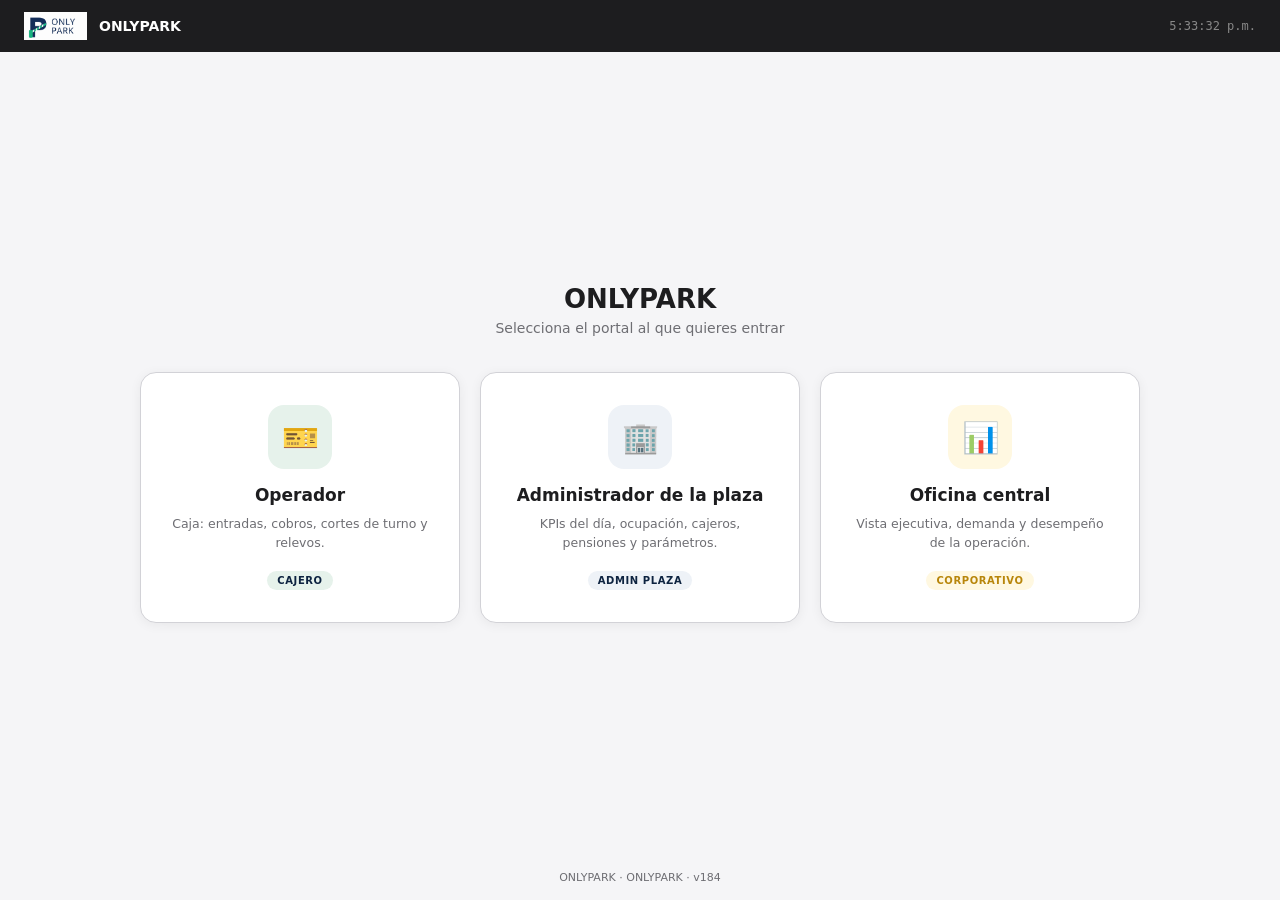
<file: app/portales/index.html>
<!DOCTYPE html>
<html lang="es">
<head>
<meta charset="UTF-8">
<meta name="viewport" content="width=device-width, initial-scale=1.0">
<title>ONLYPARK · Portales</title>
<style>
:root {
  --bg:#F5F5F7; --white:#fff; --border:#D2D2D7;
  --purple:#0d2340; --blue:#0d2340; --green:#3aa757;
  --gold:#F5A623; --red:#D93025; --text:#1D1D1F; --muted:#6E6E73;
}
*{box-sizing:border-box;margin:0;padding:0;font-family:'Segoe UI',system-ui,sans-serif}
body{background:var(--bg);color:var(--text);min-height:100vh;display:flex;flex-direction:column}

nav{background:#1D1D1F;padding:0 24px;height:52px;display:flex;align-items:center;
    gap:12px;position:sticky;top:0;z-index:100}
.nav-logo{font-size:20px;font-weight:900;color:#fff;letter-spacing:-1px}
.nav-title{font-size:14px;font-weight:700;color:#fff}
.nav-right{margin-left:auto;display:flex;align-items:center;gap:12px}
.nav-clock{font-size:12px;color:#888;font-family:monospace}

main{flex:1;display:flex;flex-direction:column;align-items:center;justify-content:center;
     padding:40px 24px}
.encabezado{text-align:center;margin-bottom:36px}
.encabezado h1{font-size:26px;font-weight:900;margin-bottom:6px}
.encabezado p{font-size:14px;color:var(--muted)}

.portales{display:grid;grid-template-columns:repeat(3,1fr);gap:20px;max-width:1000px;width:100%}
@media(max-width:850px){.portales{grid-template-columns:1fr;max-width:400px}}

.portal{background:var(--white);border:1px solid var(--border);border-radius:16px;
        padding:32px 26px;text-align:center;text-decoration:none;color:var(--text);
        box-shadow:0 2px 12px rgba(0,0,0,.06);transition:transform .15s,box-shadow .15s;
        display:flex;flex-direction:column;align-items:center;gap:10px}
.portal:hover{transform:translateY(-4px);box-shadow:0 10px 28px rgba(0,0,0,.12)}
.portal-ico{width:64px;height:64px;border-radius:16px;display:flex;align-items:center;
            justify-content:center;font-size:30px;margin-bottom:6px}
.portal-titulo{font-size:17px;font-weight:800}
.portal-desc{font-size:12.5px;color:var(--muted);line-height:1.5}
.portal-badge{margin-top:8px;font-size:10px;font-weight:700;text-transform:uppercase;
              letter-spacing:.6px;padding:4px 10px;border-radius:99px}

.p-operador .portal-ico{background:#e6f2eb;color:var(--blue)}
.p-operador .portal-badge{background:#e6f2eb;color:var(--blue)}
.p-admin .portal-ico{background:#eef2f7;color:var(--purple)}
.p-admin .portal-badge{background:#eef2f7;color:var(--purple)}
.p-central .portal-ico{background:#FFF8E1;color:var(--gold)}
.p-central .portal-badge{background:#FFF8E1;color:#B8860B}

footer{text-align:center;padding:16px;font-size:11px;color:var(--muted)}
</style>
</head>
<body>

<nav>
  <img src="../assets/logo.png" alt="ONLYPARK" style="height:28px;width:auto;display:block">
  <span class="nav-title">ONLYPARK</span>
  <div class="nav-right">
    <span class="nav-clock" id="nav-clock">--:--:--</span>
  </div>
</nav>

<main>
  <div class="encabezado">
    <h1>ONLYPARK</h1>
    <p>Selecciona el portal al que quieres entrar</p>
  </div>

  <div class="portales">
    <a class="portal p-operador" href="operador.html">
      <div class="portal-ico">🎫</div>
      <div class="portal-titulo">Operador</div>
      <div class="portal-desc">Caja: entradas, cobros, cortes de turno y relevos.</div>
      <div class="portal-badge">Cajero</div>
    </a>

    <a class="portal p-admin" href="admin.html">
      <div class="portal-ico">🏢</div>
      <div class="portal-titulo">Administrador de la plaza</div>
      <div class="portal-desc">KPIs del día, ocupación, cajeros, pensiones y parámetros.</div>
      <div class="portal-badge">Admin plaza</div>
    </a>

    <a class="portal p-central" href="corporativo.html">
      <div class="portal-ico">📊</div>
      <div class="portal-titulo">Oficina central</div>
      <div class="portal-desc">Vista ejecutiva, demanda y desempeño de la operación.</div>
      <div class="portal-badge">Corporativo</div>
    </a>
  </div>
</main>

<footer>ONLYPARK · ONLYPARK · <span id="app-version">v184</span></footer>

<script>
function actualizarReloj() {
  document.getElementById('nav-clock').textContent =
    new Date().toLocaleTimeString('es-MX');
}
actualizarReloj();
setInterval(actualizarReloj, 1000);
</script>

</body>
</html>
</file>
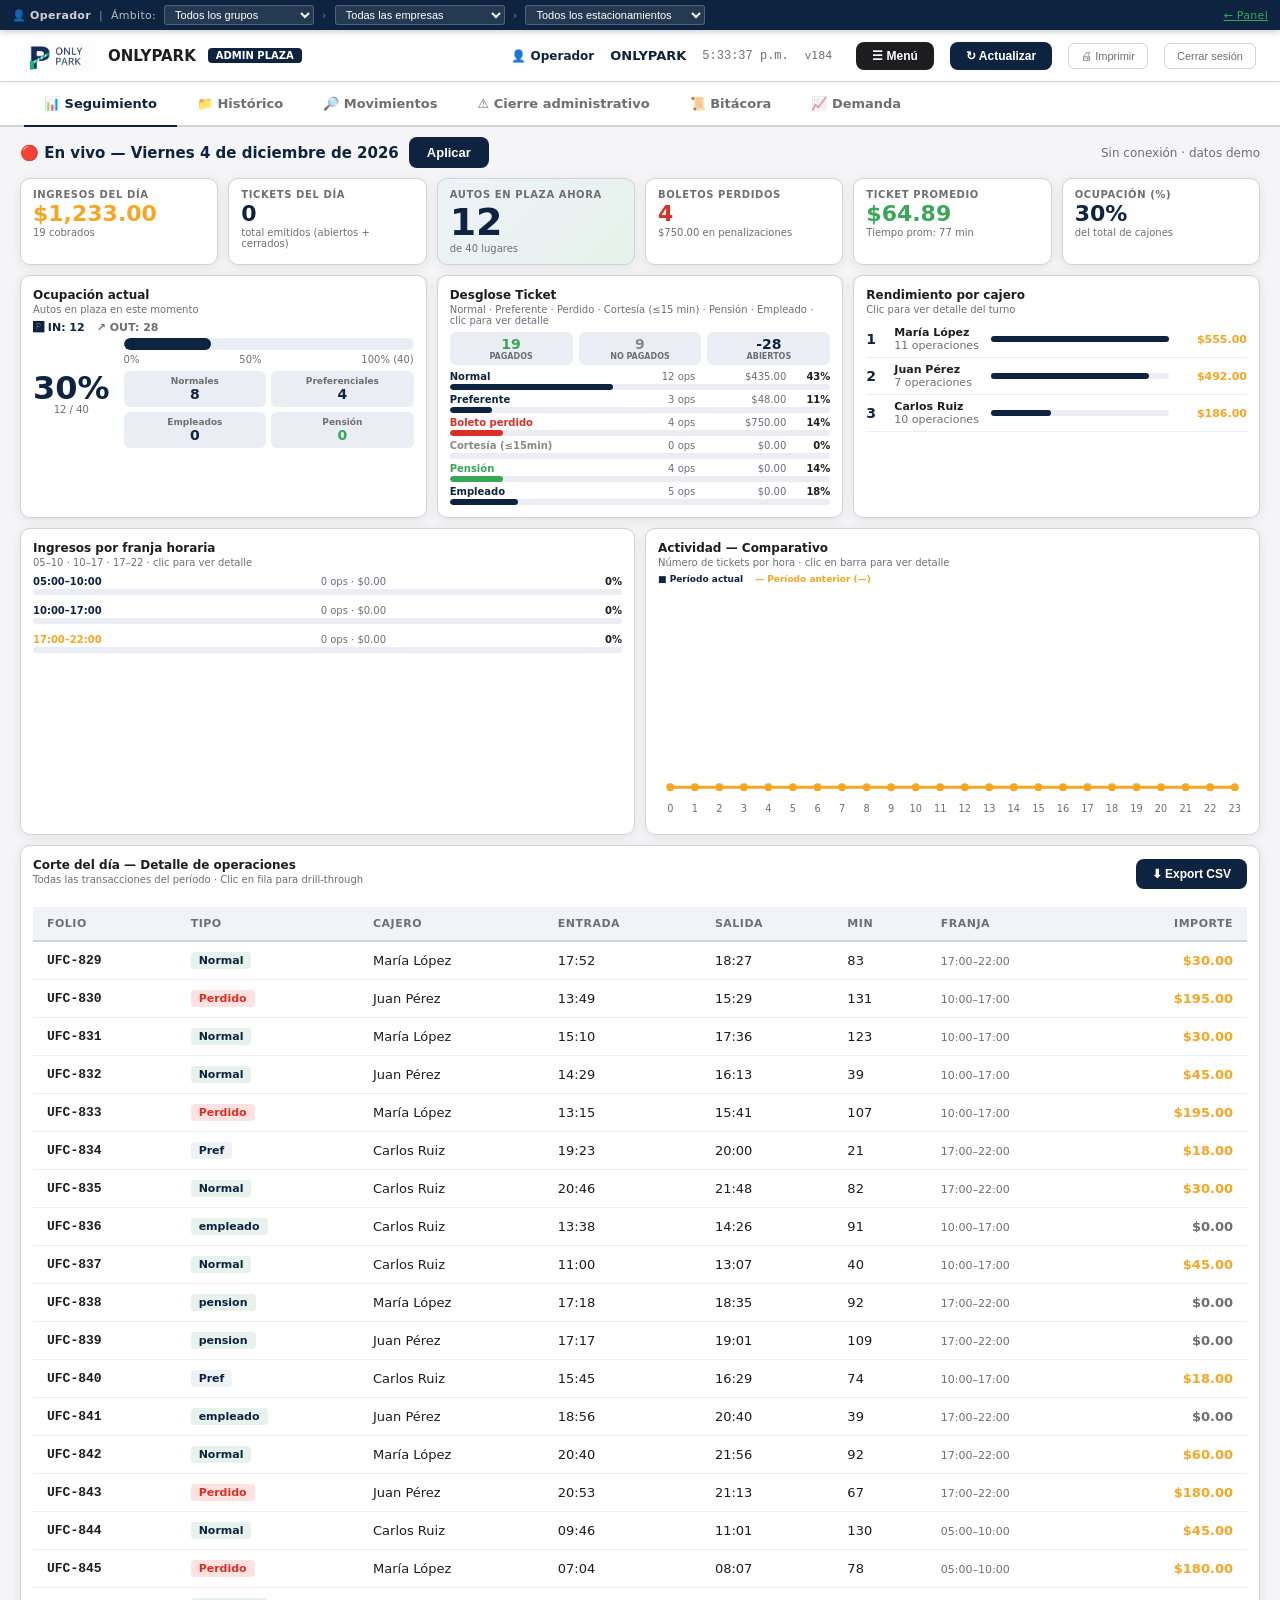
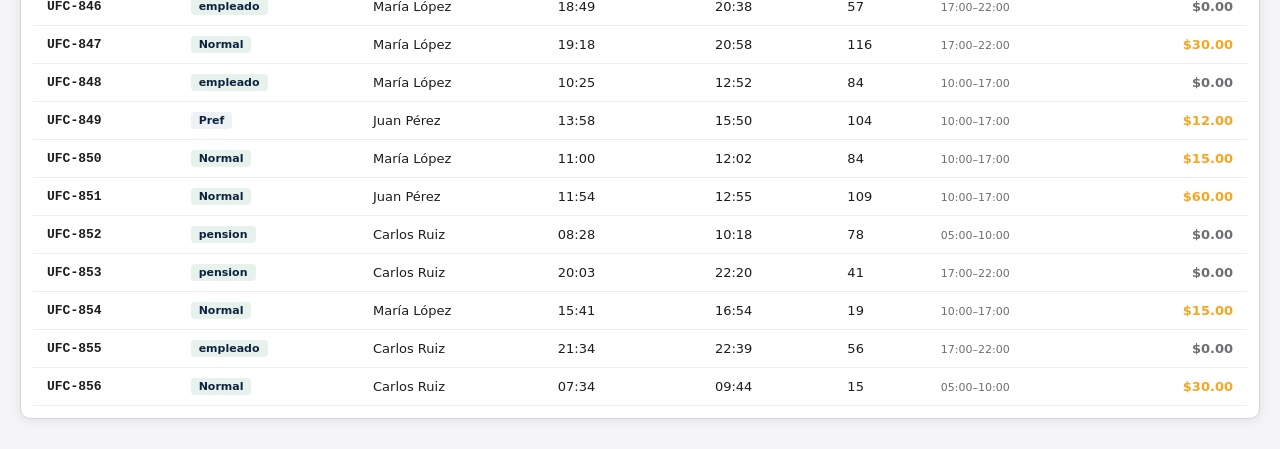
<file: app/portales/admin.html>
<!DOCTYPE html>
<html lang="es">
<head>
<meta charset="UTF-8">
<meta name="viewport" content="width=device-width, initial-scale=1.0">
<title>ONLYPARK · Dashboard Admin</title>
<meta name="mobile-web-app-capable" content="yes">
<meta name="apple-mobile-web-app-capable" content="yes">
<meta name="apple-mobile-web-app-status-bar-style" content="black-translucent">
<meta name="apple-mobile-web-app-title" content="ONLYPARK Admin">
<meta name="theme-color" content="#0d2340">
<link rel="manifest" href="manifest_admin.json">
<style>
:root {
  --bg:      #F5F5F7;
  --white:   #FFFFFF;
  --border:  #D2D2D7;
  --accent:  #0d2340;
  --accent2: #0d2340;
  --green:   #3aa757;
  --red:     #D93025;
  --gold:    #F5A623;
  --text:    #1D1D1F;
  --muted:   #6E6E73;
  --card-sh: 0 2px 12px rgba(0,0,0,.08);
}
* { box-sizing:border-box; margin:0; padding:0; }
body { font-family:'Segoe UI',system-ui,sans-serif; background:var(--bg);
       color:var(--text); min-height:100vh; }

/* NAV */
nav { background:#fff; border-bottom:1px solid var(--border);
      padding:0 24px; height:52px; display:flex; align-items:center;
      gap:12px; position:sticky; top:0; z-index:100;
      box-shadow:0 1px 4px rgba(0,0,0,.06); }
.nav-logo { height:28px; }
.nav-title { font-size:15px; font-weight:800; color:var(--text); }
.nav-badge { font-size:10px; font-weight:700; background:var(--accent);
             color:#fff; border-radius:4px; padding:2px 8px; }
.nav-right { margin-left:auto; display:flex; align-items:center; gap:16px; }
.nav-plaza { font-size:13px; font-weight:700; color:var(--accent); }
.nav-clock { font-size:12px; color:var(--muted); font-family:monospace; }
.btn-refresh { background:var(--accent); color:#fff; border:none;
               border-radius:8px; padding:7px 16px; font-size:12px;
               font-weight:700; cursor:pointer; }

/* MENÚ ADMIN */
.nav-menu-wrap { position:relative; }
.nav-menu-list { display:none; position:absolute; top:calc(100% + 6px); right:0;
  background:#fff; border:1px solid var(--border); border-radius:10px;
  box-shadow:0 8px 24px rgba(0,0,0,.15); min-width:220px; padding:6px; z-index:200; }
.nav-menu-list.open { display:block; }
.nav-menu-item { display:flex; align-items:center; gap:10px; width:100%;
  background:none; border:none; text-align:left; padding:10px 12px;
  border-radius:7px; font-size:13px; font-weight:600; color:var(--text);
  cursor:pointer; text-decoration:none; }
.nav-menu-item:hover { background:var(--bg); }
.nav-menu-sep { height:1px; background:var(--border); margin:6px 4px; }

/* TABS */
.tabs { background:#fff; border-bottom:2px solid var(--border);
        display:flex; padding:0 24px; gap:0; }
.tab { padding:14px 20px; font-size:13px; font-weight:600; color:var(--muted);
       cursor:pointer; border-bottom:2px solid transparent; margin-bottom:-2px;
       transition:all .15s; }
.tab.active { color:var(--accent); border-bottom-color:var(--accent); }
.tab:hover { color:var(--text); }
.tab-section { display:none; }
.tab-section.active { display:block; }

/* LAYOUT */
.container { max-width:1400px; margin:0 auto; padding:10px 20px; }

/* FILTROS */
.filtros { display:flex; gap:10px; align-items:center; margin-bottom:10px;
           flex-wrap:wrap; }
.filtros label { font-size:12px; font-weight:700; color:var(--muted);
                 text-transform:uppercase; letter-spacing:.5px; }
.filtros select, .filtros input[type=date] {
  border:1.5px solid var(--border); border-radius:8px;
  padding:7px 12px; font-size:13px; background:#fff;
  color:var(--text); cursor:pointer; }
.filtros select:focus, .filtros input:focus {
  outline:none; border-color:var(--accent); }
.btn-filtro { background:var(--accent); color:#fff; border:none;
              border-radius:8px; padding:8px 18px; font-size:13px;
              font-weight:700; cursor:pointer; }

/* KPI CARDS */
.kpi-grid { display:grid; grid-template-columns:repeat(6,1fr);
            gap:10px; margin-bottom:10px; }
@media (max-width:1100px) { .kpi-grid { grid-template-columns:repeat(3,1fr); } }
@media (max-width:600px)  { .kpi-grid { grid-template-columns:repeat(2,1fr); } }
.kpi-card { background:var(--white); border-radius:10px;
            border:1px solid var(--border); padding:10px 12px;
            box-shadow:var(--card-sh); cursor:pointer;
            transition:transform .15s, box-shadow .15s; position:relative; }
.kpi-card:hover { transform:translateY(-2px);
                  box-shadow:0 6px 20px rgba(0,0,0,.12); }
.kpi-card.selected { border-color:var(--accent); border-width:2px; }
.kpi-label { font-size:10px; font-weight:700; color:var(--muted);
             text-transform:uppercase; letter-spacing:.6px; margin-bottom:3px; }
.kpi-value { font-size:22px; font-weight:900; line-height:1; margin-bottom:2px; }
.kpi-sub   { font-size:10px; color:var(--muted); }
.kpi-delta { position:absolute; top:10px; right:10px; font-size:10px;
             font-weight:700; padding:2px 6px; border-radius:4px; }
.delta-up   { background:#DCFCE7; color:#16A34A; }
.delta-down { background:#FEE2E2; color:#DC2626; }

/* CHARTS GRID */
.charts-grid { display:grid; grid-template-columns:1fr 1fr; gap:10px;
               margin-bottom:10px; }
@media (max-width:900px) { .charts-grid { grid-template-columns:1fr; } }
.chart-card { background:var(--white); border-radius:10px;
              border:1px solid var(--border); padding:12px;
              box-shadow:var(--card-sh); }
.chart-title { font-size:12px; font-weight:800; margin-bottom:2px;
               color:var(--text); }
.chart-sub   { font-size:10px; color:var(--muted); margin-bottom:6px; }

/* DRILL-DOWN: ventana pop (overlay fijo, no requiere recorrer la pantalla) */
.drill-panel { display:none; position:fixed; inset:0; background:rgba(0,0,0,.45);
               z-index:1000; align-items:center; justify-content:center; padding:20px; }
.drill-panel.open { display:flex; }
.drill-box { background:var(--white); border-radius:12px; border:2px solid var(--accent);
             padding:20px; box-shadow:0 20px 60px rgba(0,0,0,.3);
             max-width:900px; width:100%; max-height:85vh; overflow-y:auto; }
.drill-header { display:flex; align-items:center; gap:10px; margin-bottom:16px; }
.drill-back { background:var(--accent); color:#fff; border:none;
              border-radius:6px; padding:6px 14px; font-size:12px;
              font-weight:700; cursor:pointer; }

/* MODAL PARÁMETROS */
.modal-overlay { display:none; position:fixed; inset:0; background:rgba(0,0,0,.45);
                  z-index:1000; align-items:center; justify-content:center; padding:20px; }
.modal-overlay.open { display:flex; }
.modal-box { background:var(--white); border-radius:14px; max-width:720px; width:100%;
             max-height:88vh; overflow-y:auto; box-shadow:0 20px 60px rgba(0,0,0,.3); }
.modal-head { display:flex; align-items:center; gap:10px; padding:18px 22px;
              border-bottom:1px solid var(--border); position:sticky; top:0;
              background:var(--white); border-radius:14px 14px 0 0; }
.modal-title { font-size:16px; font-weight:900; }
.modal-close { margin-left:auto; background:none; border:none; font-size:20px;
               color:var(--muted); cursor:pointer; line-height:1; }
.modal-body { padding:20px 22px; display:flex; flex-direction:column; gap:20px; }
.param-card { border:1px solid var(--border); border-radius:10px; padding:16px 18px; }
.param-card h3 { font-size:12px; font-weight:800; text-transform:uppercase;
                  letter-spacing:.5px; color:var(--muted); margin-bottom:10px; }
.param-row { display:flex; gap:10px; align-items:center; flex-wrap:wrap; }
.param-row input, .param-row select { border:1.5px solid var(--border); border-radius:8px;
              padding:8px 12px; font-size:13px; flex:1; min-width:140px; }
.param-btn { background:var(--accent); color:#fff; border:none; border-radius:8px;
             padding:8px 16px; font-size:12px; font-weight:700; cursor:pointer; white-space:nowrap; }
.param-btn.outline { background:#fff; color:var(--accent); border:1.5px solid var(--accent); }
.param-card.proximamente { opacity:.6; background:#FAFAFA; }
.param-tag { display:inline-block; font-size:10px; font-weight:700; background:#eaeef4;
             color:var(--accent); border-radius:99px; padding:3px 10px; margin-left:8px; }
.cajero-list-row { display:flex; align-items:center; gap:10px; padding:8px 0;
                    border-bottom:1px solid #eaeef4; font-size:13px; }
.cajero-list-row .rol-badge { font-size:10px; font-weight:700; padding:2px 8px;
                                border-radius:99px; background:#e6f2eb; color:var(--accent2); }
.cajero-list-row .estado-inactivo { color:var(--red); font-size:11px; font-weight:700; }
.drill-title { font-size:14px; font-weight:800; color:var(--accent); }
.drill-path  { font-size:11px; color:var(--muted); margin-left:auto; }

/* TABLA DETALLE */
.tabla-wrap { overflow-x:auto; }
table { width:100%; border-collapse:collapse; font-size:13px; }
th { background:#f0f4f9; padding:10px 14px; text-align:left;
     font-size:11px; font-weight:700; color:var(--muted);
     text-transform:uppercase; letter-spacing:.5px;
     border-bottom:2px solid var(--border); }
td { padding:10px 14px; border-bottom:1px solid #eaeef4; }
tr:hover td { background:#FAFAFE; cursor:pointer; }
.badge { display:inline-block; padding:2px 8px; border-radius:4px;
         font-size:11px; font-weight:700; }
.b-normal { background:#e6f2eb; color:#0d2340; }
.b-pref   { background:#eef2f7; color:#0d2340; }
.b-perdido{ background:#FEE2E2; color:#D93025; }
.b-cortesia{background:#F5F5F5; color:#6E6E73; }

/* OCUPACIÓN GAUGE */
.ocupacion-wrap { display:flex; align-items:center; gap:14px; flex-wrap:wrap; }
.gauge-num { text-align:center; }
.gauge-pct { font-size:32px; font-weight:900; color:var(--accent); line-height:1; }
.gauge-bar-wrap { flex:1; min-width:140px; }
.gauge-bar-bg { background:#eaeef4; border-radius:99px; height:12px; overflow:hidden; }
.gauge-bar-fill { height:100%; border-radius:99px;
                  background:linear-gradient(90deg,var(--accent),var(--accent2));
                  transition:width .6s ease; }
.gauge-labels { display:flex; justify-content:space-between;
                font-size:10px; color:var(--muted); margin-top:4px; }

/* FRANJA BARRAS */
.franja-bars { display:flex; gap:8px; align-items:flex-end;
               height:70px; padding-top:6px; }
.franja-col { flex:1; display:flex; flex-direction:column;
              align-items:center; gap:3px; }
.franja-bar-wrap { flex:1; width:100%; display:flex; align-items:flex-end; }
.franja-bar { width:100%; border-radius:6px 6px 0 0;
              transition:height .5s ease; cursor:pointer; }
.franja-label { font-size:9px; color:var(--muted); font-weight:700;
                text-align:center; }
.franja-value { font-size:11px; font-weight:800; color:var(--text); }

/* RANKING CAJEROS */
.cajero-row { display:flex; align-items:center; gap:8px;
              padding:5px 0; border-bottom:1px solid #eaeef4; }
.cajero-num  { font-size:14px; font-weight:900; color:var(--accent);
               min-width:20px; }
.cajero-name { flex:1; font-size:11px; font-weight:700; }
.cajero-bar  { flex:2; }
.cajero-bar-bg { background:#eaeef4; border-radius:99px; height:6px; }
.cajero-bar-fill { height:100%; border-radius:99px; background:var(--accent); }
.cajero-val  { font-size:11px; font-weight:800; color:var(--gold);
               min-width:70px; text-align:right; }

/* TOAST */
.toast { position:fixed; bottom:20px; right:20px; background:#1D1D1F;
         color:#fff; border-radius:10px; padding:12px 18px;
         font-size:13px; font-weight:600; z-index:9999;
         transform:translateY(60px); opacity:0; transition:all .3s; }
.toast.show { transform:translateY(0); opacity:1; }

/* LOGIN */
#op-login-overlay { position:fixed; inset:0; background:#1D1D1F; z-index:999999;
  display:flex; align-items:center; justify-content:center; }
#op-login-overlay.hidden { display:none; }
.op-login-box { background:#fff; border-radius:16px; padding:32px 28px; width:90%; max-width:340px;
  box-shadow:0 20px 60px rgba(0,0,0,.4); text-align:center; }
.op-login-box h2 { font-size:18px; font-weight:900; margin-bottom:4px; }
.op-login-box p { font-size:12px; color:#6E6E73; margin-bottom:18px; }
.op-login-box input { width:100%; border:1.5px solid #D2D2D7; border-radius:8px; padding:11px 12px;
  font-size:14px; margin-bottom:10px; box-sizing:border-box; }
.op-login-box button { width:100%; background:#0d2340; color:#fff; border:none; border-radius:8px;
  padding:12px; font-size:14px; font-weight:700; cursor:pointer; }
.op-login-error { color:#D93025; font-size:12px; margin-top:8px; min-height:16px; }

/* IMPRIMIR / PDF — solo se ve la pestaña activa en pantalla (el resto ya
   está display:none); aquí se oculta además todo lo que no aporta a un
   reporte impreso (nav, botones, modales, toasts). */
@media print {
  nav, .tabs, .toast, .modal-overlay, .drill-panel, #op-login-overlay,
  .nav-menu-list, button, .btn-refresh { display:none !important; }
  body { background:#fff; }
  .container { max-width:100%; padding:0; }
  .card, .chart-card { box-shadow:none; border:1px solid #ccc; break-inside:avoid; }
  .grid2, .grid3, .charts-grid { break-inside:avoid; }
}
</style>
  <script src="no-login.js"></script>
</head>
<body>

<div id="op-login-overlay" class="hidden">
  <div class="op-login-box">
    <h2>🔒 Iniciar sesión</h2>
    <p>ONLYPARK · <span id="op-login-app-nombre"></span></p>
    <input type="text" id="op-login-usuario" placeholder="Usuario" autocomplete="username">
    <input type="password" id="op-login-password" placeholder="Contraseña" autocomplete="current-password">
    <button onclick="opIntentarLogin()">Entrar</button>
    <div class="op-login-error" id="op-login-error"></div>
  </div>
</div>

<nav>
  <img src="../assets/logo.png" alt="ONLYPARK" style="height:32px;width:auto;display:block">
  <span class="nav-title">ONLYPARK</span>
  <span class="nav-badge">ADMIN PLAZA</span>
  <div class="nav-right">
    <span id="nav-usuario" style="font-size:12px;color:var(--accent);font-weight:700"></span>
    <span class="nav-plaza" id="nav-plaza">ONLYPARK</span>
    <span class="nav-clock" id="nav-clock">--:--:--</span>
    <span id="app-version" style="font-size:11px;color:var(--muted);margin-right:8px">v184</span>
    <div class="nav-menu-wrap">
      <button class="btn-refresh" style="background:var(--text)" onclick="toggleNavMenu(event)">☰ Menú</button>
      <div class="nav-menu-list" id="nav-menu-list">
        <button class="nav-menu-item" onclick="cerrarNavMenu(); abrirParametros();">⚙ Parámetros del sistema</button>
        <button class="nav-menu-item" onclick="cerrarNavMenu(); abrirGestionManual();">✍️ Gestión manual de tickets</button>
        <button class="nav-menu-item" onclick="cerrarNavMenu(); abrirEditorHistoricoAdm();">📊 Captura histórico mensual</button>
        <button class="nav-menu-item" onclick="cerrarNavMenu(); abrirAvisoOperador();">💬 Chat con operadores <span id="badge-preguntas-pendientes" style="display:none;background:#D93025;color:#fff;border-radius:10px;padding:1px 7px;font-size:11px;font-weight:800;margin-left:6px">0</span></button>
        <a class="nav-menu-item" href="ONLYPARK_Promo_Admin.html" target="_blank">📢 Promociones</a>
        <a class="nav-menu-item" href="pensiones.html" target="_blank">🅿️ Pensiones</a>
        <div class="nav-menu-sep"></div>
        <a class="nav-menu-item" href="index.html">🏠 Portal principal</a>
      </div>
    </div>
    <button class="btn-refresh" onclick="cargarDatos()">↻ Actualizar</button>
    <button onclick="window.print()" style="background:none;border:1px solid var(--border);border-radius:6px;padding:6px 12px;font-size:11px;color:var(--muted);cursor:pointer">🖨 Imprimir</button>
    <button onclick="cerrarSesion()" style="background:none;border:1px solid var(--border);border-radius:6px;padding:6px 12px;font-size:11px;color:var(--muted);cursor:pointer">Cerrar sesión</button>
  </div>
</nav>

<div class="tabs">
  <div class="tab active" onclick="showTabModo('seguimiento',this)">📊 Seguimiento</div>
  <div class="tab" onclick="showTabModo('historico',this)">📁 Histórico</div>
  <div class="tab" onclick="showTab('movimientos',this)">🔎 Movimientos</div>
  <div class="tab" onclick="showTab('cierre-admin',this)">⚠️ Cierre administrativo</div>
  <div class="tab" onclick="showTab('bitacora',this)">📜 Bitácora</div>
  <div class="tab" onclick="showTab('demanda',this)">📈 Demanda</div>
</div>

<div class="container">

<div class="tab-section active" id="tab-dashboard">

  <!-- FILTROS -->
  <div class="filtros">
    <span id="periodo-label" style="font-size:15px;font-weight:800;color:var(--accent);white-space:nowrap">Cargando…</span>
    <span id="filtro-periodo-wrap" style="display:flex;gap:10px;align-items:center;flex-wrap:wrap">
      <label>Período</label>
      <select id="filtro-periodo" onchange="onFiltroCambio()">
        <option value="hoy">Hoy</option>
        <option value="lunes">Lunes</option>
        <option value="martes">Martes</option>
        <option value="miercoles">Miércoles</option>
        <option value="jueves">Jueves</option>
        <option value="viernes">Viernes</option>
        <option value="sabado">Sábado</option>
        <option value="domingo">Domingo</option>
        <option value="semana">Esta semana</option>
        <option value="semana_pasada">Semana pasada</option>
        <option value="mes">Este mes</option>
        <option value="custom">Personalizado</option>
      </select>
      <input type="date" id="filtro-desde" style="display:none">
      <input type="date" id="filtro-hasta" style="display:none">
    </span>
    <button class="btn-filtro" onclick="cargarDatos()">Aplicar</button>
    <span style="margin-left:auto;font-size:12px;color:var(--muted)"
          id="ultima-actualizacion">Cargando...</span>
  </div>

  <!-- KPI CARDS -->
  <div class="kpi-grid" id="kpi-grid-main">
    <div class="kpi-card" onclick="drillDown('ingresos')" title="Ver detalle">
      <div class="kpi-label">Ingresos del día</div>
      <div class="kpi-value" style="color:var(--gold)" id="kpi-ingresos">$0</div>
      <div class="kpi-sub" id="kpi-ingresos-sub">0 operaciones</div>
      <div class="kpi-delta delta-up" id="kpi-ingresos-delta">↑ vs ayer</div>
    </div>
    <div class="kpi-card" onclick="drillDown('tickets_dia')" title="Ver detalle">
      <div class="kpi-label">Tickets del día</div>
      <div class="kpi-value" style="color:var(--accent)" id="kpi-tickets-dia">0</div>
      <div class="kpi-sub">total emitidos (abiertos + cerrados)</div>
    </div>
    <div class="kpi-card" id="kpi-card-autos" onclick="drillDown('ocupacion')" title="Ver detalle" style="background:linear-gradient(135deg,#eef2f7,#e6f2eb)">
      <div class="kpi-label">Autos en plaza AHORA</div>
      <div class="kpi-value" style="color:var(--accent);font-size:38px" id="kpi-ocupacion-num">0</div>
      <div class="kpi-sub" id="kpi-ocupacion-sub">de 0 lugares</div>
    </div>
    <div class="kpi-card" onclick="drillDown('boletos_perdidos')" title="Ver detalle">
      <div class="kpi-label">Boletos perdidos</div>
      <div class="kpi-value" style="color:var(--red)" id="kpi-perdidos">0</div>
      <div class="kpi-sub" id="kpi-perdidos-sub">$0 en penalizaciones</div>
    </div>
    <div class="kpi-card" onclick="drillDown('ticket_promedio')" title="Ver detalle">
      <div class="kpi-label">Ticket promedio</div>
      <div class="kpi-value" style="color:var(--green)" id="kpi-ticket">$0</div>
      <div class="kpi-sub" id="kpi-ticket-sub">Tiempo prom: 0 min</div>
    </div>
    <div class="kpi-card" id="kpi-card-ocupacion-pct" onclick="drillDown('ocupacion')" title="Ver detalle">
      <div class="kpi-label">Ocupación (%)</div>
      <div class="kpi-value" style="color:var(--accent)" id="kpi-ocupacion">0%</div>
      <div class="kpi-sub">del total de cajones</div>
    </div>
  </div>

  <!-- DRILL-DOWN: ventana pop -->
  <div class="drill-panel" id="drill-panel" onclick="if(event.target===this) cerrarDrill()">
    <div class="drill-box">
      <div class="drill-header">
        <button class="drill-back" onclick="cerrarDrill()">← Volver</button>
        <span class="drill-title" id="drill-title">Detalle</span>
        <span class="drill-path" id="drill-path"></span>
        <button onclick="cerrarDrill()" style="background:none;border:none;font-size:20px;color:var(--muted);cursor:pointer;line-height:1;margin-left:8px" title="Cerrar">✕</button>
      </div>
      <div id="drill-ministats" style="display:flex;gap:14px;flex-wrap:wrap;font-size:12px;font-weight:700;background:#f0f4f9;border-radius:8px;padding:8px 14px;margin-bottom:14px"></div>
      <div id="drill-content"></div>
    </div>
  </div>

  <!-- EDITOR DE HISTÓRICO MENSUAL: corrección manual (ej. error de dedo al
       capturar un año previo al sistema). -->
  <div class="modal-overlay" id="modal-editar-historico-adm">
    <div class="modal-box" style="max-width:420px">
      <div class="modal-head">
        <span class="modal-title">✏️ Editar histórico mensual</span>
        <button class="modal-close" onclick="cerrarEditorHistoricoAdm()">✕</button>
      </div>
      <div class="modal-body">
        <div style="display:flex;align-items:center;gap:8px">
          <label style="font-size:12px;color:var(--muted)">Año</label>
          <select id="edit-hist-anio-adm" onchange="cargarEditorHistoricoAnioAdm()"
            style="padding:5px 8px;border:1.5px solid var(--border);border-radius:6px;font-size:13px"></select>
        </div>
        <div id="edit-hist-meses-adm" style="display:flex;flex-direction:column;gap:6px"></div>
        <button class="btn" style="margin-top:14px;width:100%" onclick="guardarEditorHistoricoAdm()">💾 Guardar</button>
      </div>
    </div>
  </div>

  <!-- MODAL PARÁMETROS -->
  <div class="modal-overlay" id="modal-parametros">
    <div class="modal-box">
      <div class="modal-head">
        <span class="modal-title">⚙ Parámetros del sistema</span>
        <button class="modal-close" onclick="cerrarParametros()">✕</button>
      </div>
      <div class="modal-body">

        <div class="param-card">
          <h3>Edificio</h3>
          <div class="param-row">
            <input type="text" id="param-edificio-nombre" placeholder="Nombre del edificio">
            <input type="number" id="param-capacidad" min="1" placeholder="Cantidad de cajones">
            <button class="param-btn" onclick="guardarCapacidad()">Guardar</button>
          </div>
          <div style="font-size:11px;color:var(--muted);margin-top:8px">
            Por ahora un edificio = una plaza. Si más adelante esta plaza tiene varios edificios físicos, se separa en su propia tabla.
          </div>
        </div>

        <div class="param-card">
          <h3>Tarifas y tolerancia</h3>
          <div class="param-row">
            <label style="font-size:11px;color:var(--muted);min-width:110px">Tarifa normal ($/hr)</label>
            <input type="number" id="param-tarifa-normal" min="0" step="0.5">
          </div>
          <div class="param-row">
            <label style="font-size:11px;color:var(--muted);min-width:110px">Tarifa preferencial ($/hr)</label>
            <input type="number" id="param-tarifa-pref" min="0" step="0.5">
          </div>
          <div class="param-row">
            <label style="font-size:11px;color:var(--muted);min-width:110px">Boleto perdido ($ fijo)</label>
            <input type="number" id="param-tarifa-perdido" min="0" step="1">
          </div>
          <div class="param-row">
            <label style="font-size:11px;color:var(--muted);min-width:110px">Tolerancia (min)</label>
            <input type="number" id="param-tolerancia" min="0" step="1">
          </div>
          <div class="param-row">
            <label style="display:flex;align-items:center;gap:8px;font-size:13px;font-weight:700;flex:1">
              <input type="checkbox" id="param-redondeo-habilitado" style="width:16px;height:16px" onchange="document.getElementById('param-redondeo-min').disabled = !this.checked">
              Activar tolerancia de redondeo
            </label>
          </div>
          <div class="param-row">
            <label style="font-size:11px;color:var(--muted);min-width:110px">Minutos de gracia por hora</label>
            <input type="number" id="param-redondeo-min" min="0" step="1">
          </div>
          <div style="font-size:11px;color:var(--muted);margin-top:2px" id="param-redondeo-hint">
            Si un auto se pasa por pocos minutos de una hora completa, no se le cobra la hora siguiente entera. No afecta la tolerancia de cortesía de arriba (esa sigue siendo solo para la primera hora).
          </div>
          <div class="param-row">
            <button class="param-btn" onclick="guardarTarifas()">Guardar tarifas</button>
          </div>
        </div>

        <div class="param-card">
          <h3>Empresa y datos fiscales</h3>
          <div class="param-row">
            <input type="text" id="param-empresa-grupo" placeholder="Empresa / Grupo">
            <input type="text" id="param-rfc" placeholder="RFC">
          </div>
          <div class="param-row">
            <input type="text" id="param-ciudad" placeholder="Ciudad">
            <input type="text" id="param-estado" placeholder="Estado">
          </div>
          <div class="param-row">
            <input type="text" id="param-direccion" placeholder="Dirección">
          </div>
          <div class="param-row">
            <button class="param-btn" onclick="guardarDatosFiscales()">Guardar</button>
          </div>
        </div>

        <div class="param-card">
          <h3>Horarios de operación</h3>
          <div class="param-row">
            <label style="font-size:11px;color:var(--muted);min-width:110px">Inicio de operaciones</label>
            <input type="time" id="param-hora-apertura">
          </div>
          <div class="param-row">
            <label style="font-size:11px;color:var(--muted);min-width:110px">Cambio de turno 1</label>
            <input type="time" id="param-hora-relevo1">
          </div>
          <div class="param-row">
            <label style="font-size:11px;color:var(--muted);min-width:110px">Cambio de turno 2</label>
            <input type="time" id="param-hora-relevo2">
          </div>
          <div class="param-row">
            <label style="font-size:11px;color:var(--muted);min-width:110px">Cierre del día</label>
            <input type="time" id="param-hora-cierre">
          </div>
          <div class="param-row">
            <button class="param-btn" onclick="guardarHorarios()">Guardar horarios</button>
          </div>
          <div style="font-size:11px;color:var(--muted);margin-top:8px">
            Los botones de Inicio de turno, Relevo y Cierre del día en el Operador solo se habilitan desde una hora antes de cada horario configurado aquí.
          </div>
        </div>

        <div class="param-card">
          <h3>URL de facturación</h3>
          <div class="param-row">
            <input type="url" id="param-url-facturacion" placeholder="https://...">
            <button class="param-btn" onclick="guardarUrlFacturacion()">Guardar</button>
          </div>
          <div style="font-size:11px;color:var(--muted);margin-top:8px">
            Esta liga se convierte en el QR que aparece en el ticket impreso cuando hay un monto a cobrar.
          </div>
        </div>

        <div class="param-card">
          <h3>Promociones</h3>
          <div class="param-row">
            <label style="display:flex;align-items:center;gap:8px;font-size:13px;font-weight:700;flex:1">
              <input type="checkbox" id="param-promociones-habilitado" style="width:16px;height:16px" onchange="guardarPromocionesHabilitado()">
              Módulo de promociones activo
            </label>
            <a class="param-btn outline" href="ONLYPARK_Promo_Admin.html" target="_blank">Abrir Promociones →</a>
          </div>
          <div style="font-size:11px;color:var(--muted);margin-top:8px" id="param-promociones-hint"></div>
        </div>

        <div class="param-card">
          <h3>Pensiones</h3>
          <div class="param-row">
            <div style="flex:1;font-size:12.5px;color:var(--muted)">
              Captura y administra a los clientes con pensión activa.
            </div>
            <a class="param-btn outline" href="pensiones.html" target="_blank">Abrir Pensiones →</a>
          </div>
        </div>

        <div class="param-card">
          <h3>Operadores / Cajeros<span class="param-tag" id="cajeros-count">0</span></h3>
          <div id="lista-cajeros" style="margin-bottom:12px"></div>
          <div class="param-row">
            <input type="text" id="nuevo-cajero-nombre" placeholder="Nombre">
            <input type="text" id="nuevo-cajero-usuario" placeholder="Usuario">
            <input type="password" id="nuevo-cajero-password" placeholder="Contraseña" autocomplete="new-password">
            <select id="nuevo-cajero-rol">
              <option value="cajero">Cajero / Operador</option>
              <option value="admin_plaza">Administrador de plaza</option>
              <option value="corporativo">Oficina central</option>
            </select>
            <button class="param-btn" onclick="agregarCajero()">+ Agregar</button>
          </div>
          <div style="font-size:11px;color:var(--muted);margin-top:8px">
            Este usuario/contraseña es lo que se pide al entrar a cualquiera de los 3 portales (Operador, Administrador, Oficina central) según su rol.
          </div>
        </div>

        <div class="param-card">
          <h3>Empleados<span class="param-tag" id="empleados-count">0</span></h3>
          <div style="font-size:12.5px;color:var(--muted);margin-bottom:8px">
            Catálogo de empleados con cortesía de estacionamiento. Al dar entrada tipo "Empleado" en la caseta, el cajero elige de esta lista quién es.
          </div>
          <div id="lista-empleados" style="margin-bottom:12px"></div>
          <div class="param-row">
            <input type="text" id="nuevo-empleado-nombre" placeholder="Nombre completo">
            <input type="text" id="nuevo-empleado-puesto" placeholder="Puesto">
            <input type="text" id="nuevo-empleado-area" placeholder="Área">
            <button class="param-btn" id="btn-guardar-empleado" onclick="agregarEmpleado()">+ Agregar</button>
            <button class="param-btn outline" id="btn-cancelar-edicion-empleado" style="display:none" onclick="cancelarEdicionEmpleado()">Cancelar</button>
          </div>
        </div>

        <div class="param-card proximamente" style="display:none">
          <h3>Administrador de usuarios<span class="param-tag">Próximamente</span></h3>
          <div style="font-size:12.5px;color:var(--muted)">
            Aquí se van a manejar las cuentas y permisos de acceso a los 3 portales (Operador, Administrador, Oficina central).
          </div>
        </div>

      </div>
    </div>
  </div>

  <!-- ══ MODAL: BITÁCORA ══ -->

  <!-- ══ MODAL: GESTIÓN MANUAL DE TICKETS ══ -->
  <div class="modal-overlay" id="modal-gestion-manual">
    <div class="modal-box" style="max-width:820px">
      <div class="modal-head">
        <span class="modal-title">✍️ Gestión manual de tickets</span>
        <button class="modal-close" onclick="cerrarGestionManual()">✕</button>
      </div>
      <div class="modal-body">

        <div class="param-card">
          <h3>Cancelar ticket</h3>
          <div style="font-size:12.5px;color:var(--muted);margin-bottom:10px">
            Busca un folio, revisa sus datos y cancélalo con un motivo — queda marcado como CANCELADO (no se borra) y no cuenta en reportes ni ingresos. El motivo se registra en la bitácora.
          </div>
          <div class="param-row">
            <input type="text" id="gm-folio-buscar" placeholder="Folio a cancelar">
            <button class="param-btn outline" onclick="buscarTicketParaCancelar()">Buscar</button>
          </div>
          <div id="gm-cancelar-detalle" style="margin-top:10px"></div>
        </div>

        <div class="param-card">
          <h3>Captura manual de ticket</h3>
          <div style="font-size:12.5px;color:var(--muted);margin-bottom:10px">
            Para registrar movimientos que no quedaron en el sistema (ej. falla de energía) — captura folio, fecha, horas, cajeros e importe a mano.
          </div>
          <div class="param-row">
            <input type="text" id="gm-folio" placeholder="Folio">
            <select id="gm-tipo">
              <option value="normal">Normal</option>
              <option value="preferencial">Preferencial</option>
              <option value="pension">Pensión</option>
              <option value="empleado">Empleado</option>
            </select>
            <input type="date" id="gm-fecha">
          </div>
          <div class="param-row" style="margin-top:8px">
            <label style="font-size:11px;color:var(--muted);min-width:95px">Entrada</label>
            <input type="time" id="gm-hora-entrada">
            <input type="text" id="gm-cajero-entrada" placeholder="Cajero de entrada">
          </div>
          <div class="param-row" style="margin-top:8px">
            <label style="font-size:11px;color:var(--muted);min-width:95px">Salida</label>
            <input type="time" id="gm-hora-salida">
            <input type="text" id="gm-cajero-salida" placeholder="Cajero de salida (si ya salió)">
          </div>
          <div class="param-row" style="margin-top:8px">
            <label style="font-size:11px;color:var(--muted);min-width:95px">Cobro</label>
            <input type="number" id="gm-importe" placeholder="Monto cobrado ($)" min="0" step="0.5" style="max-width:140px">
          </div>
          <div class="param-row" style="margin-top:8px">
            <textarea id="gm-motivo" placeholder="Nota / motivo de la captura manual (ej. falla de energía el 15/julio en la mañana)" style="flex:1;min-height:50px;border:1.5px solid var(--border);border-radius:8px;padding:8px 12px;font-size:13px;font-family:inherit"></textarea>
          </div>
          <div class="param-row" style="margin-top:10px">
            <button class="param-btn" onclick="guardarCapturaManual()">+ Guardar ticket</button>
          </div>
        </div>

      </div>
    </div>
  </div>

  <!-- ══ MODAL: AVISO A OPERADORES ══ -->
  <div class="modal-overlay" id="modal-aviso-operador">
    <div class="modal-box" style="max-width:480px">
      <div class="modal-head">
        <span class="modal-title">💬 Chat con operadores</span>
        <button class="modal-close" onclick="cerrarAvisoOperador()">✕</button>
      </div>
      <div class="modal-body">
        <div class="param-card">
          <div style="font-size:12.5px;color:var(--muted);margin-bottom:10px">
            El mensaje aparece la próxima vez que ese operador (o todos) use la tablet — por ejemplo, para pedirles que presionen "Actualizar app" antes de iniciar su turno.
          </div>
          <div class="param-row">
            <select id="aviso-destinatario" style="flex:1">
              <option value="">Todos los operadores</option>
            </select>
          </div>
          <div class="param-row" style="margin-top:10px">
            <textarea id="aviso-mensaje" placeholder="Ej. Por favor presiona el botón 'Actualizar app' antes de iniciar tu turno de hoy." style="flex:1;min-height:80px;border:1.5px solid var(--border);border-radius:8px;padding:8px 12px;font-size:13px;font-family:inherit"></textarea>
          </div>
          <div class="param-row" style="margin-top:10px">
            <button class="param-btn" onclick="enviarAvisoOperador()">📣 Enviar aviso</button>
          </div>
        </div>
        <div class="param-card">
          <h3>Preguntas de los operadores</h3>
          <div id="preguntas-operadores-lista" style="display:flex;flex-direction:column;gap:10px;max-height:280px;overflow-y:auto">
            <div style="font-size:12.5px;color:var(--muted)">Cargando...</div>
          </div>
        </div>
      </div>
    </div>
  </div>

  <!-- CHARTS ROW 1 -->
  <div class="charts-grid" style="grid-template-columns:repeat(3,1fr)" id="charts-row1">

    <!-- Ocupación actual -->
    <div class="chart-card" id="card-ocupacion-actual">
      <div class="chart-title">Ocupación actual</div>
      <div class="chart-sub">Autos en plaza en este momento</div>
      <div style="display:flex;gap:12px;font-size:11px;font-weight:700;margin-bottom:4px" title="IN = autos dentro ahora · OUT = tickets del período que ya salieron">
        <span style="color:#0d2340">🅿 IN: <span id="stat-in">0</span></span>
        <span style="color:#6E6E73">↗ OUT: <span id="stat-out">0</span></span>
      </div>
      <div class="ocupacion-wrap">
        <div class="gauge-num">
          <div class="gauge-pct" id="gauge-pct">0%</div>
          <div style="font-size:10px;color:var(--muted)" id="gauge-sub">0 / 40</div>
        </div>
        <div class="gauge-bar-wrap">
          <div class="gauge-bar-bg">
            <div class="gauge-bar-fill" id="gauge-fill" style="width:0%"></div>
          </div>
          <div class="gauge-labels">
            <span>0%</span>
            <span>50%</span>
            <span>100% (40)</span>
          </div>
          <div style="margin-top:6px;display:grid;grid-template-columns:1fr 1fr;gap:5px">
            <div style="background:#eaeef4;border-radius:6px;padding:5px 6px;text-align:center;cursor:pointer" onclick="drillOcupacionTipo('normal')" title="Ver detalle">
              <div style="font-size:9px;color:var(--muted);font-weight:700">Normales</div>
              <div style="font-size:14px;font-weight:900;color:#0d2340" id="ocu-normal">0</div>
            </div>
            <div style="background:#eaeef4;border-radius:6px;padding:5px 6px;text-align:center;cursor:pointer" onclick="drillOcupacionTipo('preferencial')" title="Ver detalle">
              <div style="font-size:9px;color:var(--muted);font-weight:700">Preferenciales</div>
              <div style="font-size:14px;font-weight:900;color:#0d2340" id="ocu-pref">0</div>
            </div>
            <div style="background:#eaeef4;border-radius:6px;padding:5px 6px;text-align:center;cursor:pointer" onclick="drillOcupacionTipo('empleado')" title="Ver detalle">
              <div style="font-size:9px;color:var(--muted);font-weight:700">Empleados</div>
              <div style="font-size:14px;font-weight:900;color:#0d2340" id="ocu-empleado">0</div>
            </div>
            <div style="background:#eaeef4;border-radius:6px;padding:5px 6px;text-align:center;cursor:pointer" onclick="drillOcupacionTipo('pension')" title="Ver detalle">
              <div style="font-size:9px;color:var(--muted);font-weight:700">Pensión</div>
              <div style="font-size:14px;font-weight:900;color:#3aa757" id="ocu-pension">0</div>
            </div>
          </div>
        </div>
      </div>
    </div>

    <!-- Desglose Ticket -->
    <div class="chart-card">
      <div class="chart-title">Desglose Ticket</div>
      <div class="chart-sub">Normal · Preferente · Perdido · Cortesía (≤15 min) · Pensión · Empleado · clic para ver detalle</div>
      <div style="display:flex;gap:6px;margin-bottom:6px" id="desglose-pagos"></div>
      <div id="mix-bars" style="display:flex;flex-direction:column;gap:4px;margin-top:4px"></div>
    </div>

    <!-- Ranking cajeros -->
    <div class="chart-card">
      <div class="chart-title">Rendimiento por cajero</div>
      <div class="chart-sub">Clic para ver detalle del turno</div>
      <div id="cajero-ranking"></div>
    </div>
  </div>

  <!-- CHARTS ROW 2 -->
  <div class="charts-grid">

    <!-- Ingresos por franja horaria -->
    <div class="chart-card">
      <div class="chart-title">Ingresos por franja horaria</div>
      <div class="chart-sub">05–10 · 10–17 · 17–22 · clic para ver detalle</div>
      <div id="franja-bars" style="display:flex;flex-direction:column;gap:10px;margin-top:8px"></div>
    </div>

    <!-- Actividad: barras periodo actual + línea periodo anterior superpuesta -->
    <div class="chart-card">
      <div class="chart-title">Actividad — Comparativo</div>
      <div class="chart-sub">Número de tickets por hora · clic en barra para ver detalle</div>
      <div style="display:flex;gap:12px;font-size:9px;font-weight:700;margin-bottom:2px">
        <span style="color:var(--accent)">■ Período actual</span>
        <span style="color:#F5A623">— Período anterior (<span id="actividad-anterior-sub">—</span>)</span>
      </div>
      <div id="actividad-comparativa"></div>
    </div>
  </div>

  <!-- TABLA CORTE DIARIO -->
  <div class="chart-card" style="margin-bottom:20px">
    <div style="display:flex;align-items:center;gap:10px;margin-bottom:16px">
      <div>
        <div class="chart-title">Corte del día — Detalle de operaciones</div>
        <div class="chart-sub">Todas las transacciones del período · Clic en fila para drill-through</div>
      </div>
      <button onclick="exportarCSV()" style="margin-left:auto;background:var(--accent);
              color:#fff;border:none;border-radius:8px;padding:8px 16px;
              font-size:12px;font-weight:700;cursor:pointer">⬇ Export CSV</button>
    </div>
    <div class="tabla-wrap">
      <table>
        <thead>
          <tr>
            <th>Folio</th><th>Tipo</th><th>Cajero</th>
            <th>Entrada</th><th>Salida</th><th>Min</th>
            <th>Franja</th><th style="text-align:right">Importe</th>
          </tr>
        </thead>
        <tbody id="tabla-ops"></tbody>
      </table>
    </div>
    <div id="tabla-empty" style="text-align:center;padding:28px;color:var(--muted);font-size:14px;display:none">
      Sin operaciones para el período seleccionado
    </div>
  </div>

</div><!-- /tab-section dashboard -->

<!-- ══ TAB MOVIMIENTOS: copia del buscador de la caseta, pero sin límite a
     "hoy" — el administrador recibe quejas/preguntas de cualquier día y
     necesita localizar el movimiento rápido con todos los filtros. ══ -->
<div class="tab-section" id="tab-movimientos">

  <div class="filtros" style="margin-bottom:10px">
    <label style="font-size:11px;font-weight:700;color:var(--muted);text-transform:uppercase;letter-spacing:.5px">Rango</label>
    <select id="filtro-periodo-rapido-mov" onchange="aplicarPeriodoRapidoMovAdmin()">
      <option value="hoy" selected>Hoy</option>
      <option value="ayer">Ayer</option>
      <option value="lunes">Lunes</option>
      <option value="martes">Martes</option>
      <option value="miercoles">Miércoles</option>
      <option value="jueves">Jueves</option>
      <option value="viernes">Viernes</option>
      <option value="sabado">Sábado</option>
      <option value="domingo">Domingo</option>
      <option value="semana">Esta semana</option>
      <option value="mes">Este mes</option>
    </select>
    <input type="date" id="filtro-desde-mov">
    <input type="date" id="filtro-hasta-mov">
    <button class="btn-filtro" onclick="actualizarMovimientosAdmin()">↻ Buscar</button>
    <span style="margin-left:auto;font-size:12px;color:var(--muted)" id="mov-fuente-adm"></span>
  </div>

  <div style="display:flex;gap:8px;flex-wrap:wrap;margin-bottom:8px">
    <input id="filtro-folio-mov" type="text" placeholder="🔍 Folio entrada" oninput="refrescarMovimientosAdmin()"
      style="border:1.5px solid var(--accent);border-radius:6px;padding:6px 10px;font-size:13px;width:130px" />
    <select id="filtro-tipo-mov" onchange="refrescarMovimientosAdmin()"
      style="border:1.5px solid var(--accent);border-radius:6px;padding:6px 10px;font-size:13px">
      <option value="todos">Todos los movimientos</option>
      <option value="entrada">Normal</option>
      <option value="preferencial">Preferencial</option>
      <option value="empleado">Empleados</option>
      <option value="pension">Pensión</option>
    </select>
    <select id="filtro-franja-mov" onchange="refrescarMovimientosAdmin()"
      style="border:1.5px solid var(--accent);border-radius:6px;padding:6px 10px;font-size:13px">
      <option value="todas">Todas las franjas</option>
      <option value="f1">05:00–10:00</option>
      <option value="f2">10:00–17:00</option>
      <option value="f3">17:00–22:00</option>
    </select>
    <select id="filtro-estatus-mov" onchange="refrescarMovimientosAdmin()"
      style="border:1.5px solid var(--accent);border-radius:6px;padding:6px 10px;font-size:13px">
      <option value="todos">Todos los estatus</option>
      <option value="abierto">Abierto</option>
      <option value="cerrados">Cerrados (pagados)</option>
      <option value="cobrado">Cobrado</option>
      <option value="perdido">Perdido</option>
      <option value="cortesia">Cortesía</option>
    </select>
    <select id="orden-mov-adm" onchange="refrescarMovimientosAdmin()"
      style="border:1.5px solid var(--accent);border-radius:6px;padding:6px 10px;font-size:13px">
      <option value="reciente">Más reciente primero</option>
      <option value="folio">Ordenar por folio</option>
      <option value="folio_salida">Ordenar por folio de cobro</option>
      <option value="estatus">Ordenar por estatus</option>
      <option value="tipo">Ordenar por tipo</option>
      <option value="hora_entrada">Ordenar por hora de entrada</option>
      <option value="hora_salida">Ordenar por hora de salida (cobro)</option>
      <option value="monto">Ordenar por monto (mayor primero)</option>
      <option value="cajero_entrada">Ordenar por cajero que recibe</option>
      <option value="cajero_salida">Ordenar por cajero que cobra</option>
      <option value="empleado">Ordenar por empleado</option>
      <option value="pension">Ordenar por pensionado</option>
    </select>
    <button onclick="toggleFiltrosAvanzadosMovAdmin()" id="btn-toggle-filtros-avanzados-adm"
      style="border:1.5px solid var(--accent);border-radius:6px;padding:6px 12px;font-size:13px;background:#eef2f7;color:var(--accent);cursor:pointer;font-weight:700">▾ Más filtros</button>
    <button onclick="limpiarFiltrosMovimientosAdmin()" title="Regresa todos los filtros a su valor por default"
      style="border:1.5px solid var(--border);border-radius:6px;padding:6px 12px;font-size:13px;background:#fff;color:var(--muted);cursor:pointer;font-weight:700">✕ Limpiar filtros</button>
  </div>

  <div id="mov-filtros-avanzados-adm" style="display:none;flex-direction:column;gap:8px;padding:8px 0;border-top:1px dashed var(--border);margin-bottom:8px">
    <div style="display:flex;gap:8px;flex-wrap:wrap;align-items:center">
      <span style="font-size:11px;font-weight:800;color:var(--muted);text-transform:uppercase;width:100%">Folios y cajeros</span>
      <input id="filtro-folio-salida-mov" type="text" placeholder="🔍 Folio salida" oninput="refrescarMovimientosAdmin()"
        style="border:1.5px solid var(--border);border-radius:6px;padding:6px 10px;font-size:13px;width:130px" />
      <select id="filtro-cajero-entrada-mov" onchange="refrescarMovimientosAdmin()"
        style="border:1.5px solid var(--border);border-radius:6px;padding:6px 10px;font-size:13px">
        <option value="todos">Cajero que recibe: todos</option>
      </select>
      <select id="filtro-cajero-salida-mov" onchange="refrescarMovimientosAdmin()"
        style="border:1.5px solid var(--border);border-radius:6px;padding:6px 10px;font-size:13px">
        <option value="todos">Cajero que cobra: todos</option>
      </select>
    </div>
    <div style="display:flex;gap:8px;flex-wrap:wrap;align-items:center">
      <span style="font-size:11px;font-weight:800;color:var(--muted);text-transform:uppercase;width:100%">Horarios</span>
      <label style="font-size:12px;color:var(--muted)">Entrada desde
        <input id="filtro-hora-entrada-desde-mov" type="time" onchange="refrescarMovimientosAdmin()" style="border:1.5px solid var(--border);border-radius:6px;padding:5px 8px;font-size:13px"></label>
      <label style="font-size:12px;color:var(--muted)">hasta
        <input id="filtro-hora-entrada-hasta-mov" type="time" onchange="refrescarMovimientosAdmin()" style="border:1.5px solid var(--border);border-radius:6px;padding:5px 8px;font-size:13px"></label>
      <label style="font-size:12px;color:var(--muted)">Salida desde
        <input id="filtro-hora-salida-desde-mov" type="time" onchange="refrescarMovimientosAdmin()" style="border:1.5px solid var(--border);border-radius:6px;padding:5px 8px;font-size:13px"></label>
      <label style="font-size:12px;color:var(--muted)">hasta
        <input id="filtro-hora-salida-hasta-mov" type="time" onchange="refrescarMovimientosAdmin()" style="border:1.5px solid var(--border);border-radius:6px;padding:5px 8px;font-size:13px"></label>
    </div>
    <div style="display:flex;gap:8px;flex-wrap:wrap;align-items:center">
      <span style="font-size:11px;font-weight:800;color:var(--muted);text-transform:uppercase;width:100%">Empleados</span>
      <select id="filtro-empleado-mov" onchange="refrescarMovimientosAdmin()"
        style="border:1.5px solid var(--border);border-radius:6px;padding:6px 10px;font-size:13px">
        <option value="todos">Todos los empleados</option>
      </select>
      <input id="filtro-empleado-buscar-mov" type="text" placeholder="🔍 Buscar empleado" oninput="refrescarMovimientosAdmin()"
        style="border:1.5px solid var(--border);border-radius:6px;padding:6px 10px;font-size:13px;width:150px" />
      <select id="filtro-empleado-area-mov" onchange="refrescarMovimientosAdmin()"
        style="border:1.5px solid var(--border);border-radius:6px;padding:6px 10px;font-size:13px">
        <option value="todos">Todas las áreas</option>
      </select>
      <select id="filtro-empleado-puesto-mov" onchange="refrescarMovimientosAdmin()"
        style="border:1.5px solid var(--border);border-radius:6px;padding:6px 10px;font-size:13px">
        <option value="todos">Todos los puestos</option>
      </select>
    </div>
    <div style="display:flex;gap:8px;flex-wrap:wrap;align-items:center">
      <span style="font-size:11px;font-weight:800;color:var(--muted);text-transform:uppercase;width:100%">Pensiones</span>
      <select id="filtro-pension-mov" onchange="refrescarMovimientosAdmin()"
        style="border:1.5px solid var(--border);border-radius:6px;padding:6px 10px;font-size:13px">
        <option value="todos">Todas las pensiones</option>
      </select>
      <input id="filtro-pension-id-mov" type="text" placeholder="🔍 Pension ID" oninput="refrescarMovimientosAdmin()"
        style="border:1.5px solid var(--border);border-radius:6px;padding:6px 10px;font-size:13px;width:130px" />
      <input id="filtro-pension-cliente-mov" type="text" placeholder="🔍 Cliente" oninput="refrescarMovimientosAdmin()"
        style="border:1.5px solid var(--border);border-radius:6px;padding:6px 10px;font-size:13px;width:130px" />
      <select id="filtro-pension-tipo-mov" onchange="refrescarMovimientosAdmin()"
        style="border:1.5px solid var(--border);border-radius:6px;padding:6px 10px;font-size:13px">
        <option value="todos">Todos los tipos</option>
        <option value="dia">Día</option>
        <option value="noche">Noche</option>
        <option value="24h">24 horas</option>
      </select>
    </div>
  </div>

  <div id="mov-resumen-adm" style="display:flex;gap:10px;flex-wrap:wrap;padding:8px 0;font-size:12px"></div>

  <div class="chart-card" style="overflow:auto">
    <div style="min-width:1550px">
      <div id="mov-header-adm" style="display:grid;grid-template-columns:22px 100px 100px 85px minmax(160px,1fr) 100px 100px 80px 70px 70px 90px 90px 90px 75px 80px;
           gap:8px;padding:6px 14px;background:var(--bg);border-radius:6px;
           font-size:11px;color:var(--muted);font-weight:700;text-transform:uppercase;position:sticky;top:0">
        <span></span>
        <span>Folio entrada</span>
        <span>Folio salida</span>
        <span>Tipo</span>
        <span>Descripción</span>
        <span>Empleado</span>
        <span>Pensionado</span>
        <span>Tipo pensión</span>
        <span style="text-align:center">Hora entrada</span>
        <span style="text-align:center">Hora salida</span>
        <span style="text-align:center">Estancia</span>
        <span>Cajero entrada</span>
        <span>Cajero salida</span>
        <span style="text-align:right">Importe</span>
        <span>Estatus</span>
      </div>
      <div id="mov-lista-adm"></div>
    </div>
  </div>

  <div style="padding:14px 0;display:flex;justify-content:flex-end">
    <button onclick="exportarMovimientosAdminCSV()" style="background:var(--accent);
            color:#fff;border:none;border-radius:8px;padding:9px 20px;
            font-size:13px;font-weight:700;cursor:pointer">⬇ Exportar CSV</button>
  </div>

</div>

<!-- MODAL DETALLE DE MOVIMIENTO (tab Movimientos de Admin) -->
<div class="modal-overlay" id="modal-detalle-movimiento-adm">
  <div class="modal-box" style="max-width:520px">
    <div class="modal-head">
      <span class="modal-title">📄 Detalle del movimiento</span>
      <button class="modal-close" onclick="document.getElementById('modal-detalle-movimiento-adm').classList.remove('open')">✕</button>
    </div>
    <div class="modal-body">
      <div id="detalle-mov-adm-contenido" style="font-size:13px;line-height:1.9"></div>
    </div>
  </div>
</div>

<!-- ══ TAB CIERRE ADMINISTRATIVO: reconciliación diaria de boletos que se
     quedaron abiertos (pago conjunto, cliente que no pagó, evasión, boleto
     perdido sin folio original) — la meta es que al final de cada día no
     quede ningún boleto abierto sin resolver. ══ -->
<div class="tab-section" id="tab-cierre-admin">
  <div class="chart-card">
    <div class="chart-title">⚠️ Cierre administrativo</div>
    <div class="chart-sub">Boletos abiertos pendientes de cerrar, agrupados por día. Un día sin filas aquí es un día ya cuadrado.</div>
    <div id="cierre-admin-dias" style="margin-top:10px"></div>
  </div>
  <div class="chart-card" id="cierre-admin-detalle-card" style="display:none;margin-top:14px">
    <div style="display:flex;align-items:center;gap:10px;margin-bottom:4px">
      <button class="param-btn outline" onclick="cerrarDetalleCierreAdmin()">← Volver a los días</button>
      <div class="chart-title" style="margin:0" id="cierre-admin-detalle-titulo"></div>
    </div>
    <div id="cierre-admin-detalle-tabla" style="margin-top:8px"></div>
  </div>
</div>

<!-- ══ TAB BITÁCORA: registro de auditoría (login/cobro/cierre/relevo/arqueo)
     — antes era un modal colgado del ☰ Menú, ahora es una pestaña más del
     tablero para que el admin la consulte igual de rápido que Movimientos. ══ -->
<div class="tab-section" id="tab-bitacora">
  <div class="param-card">
    <div class="param-row">
      <label style="font-size:11px;color:var(--muted)">Desde</label>
      <input type="date" id="bit-desde">
      <label style="font-size:11px;color:var(--muted)">Hasta</label>
      <input type="date" id="bit-hasta">
      <label style="font-size:11px;color:var(--muted)">Hora desde</label>
      <input type="time" id="bit-hora-desde">
      <label style="font-size:11px;color:var(--muted)">Hora hasta</label>
      <input type="time" id="bit-hora-hasta">
    </div>
    <div class="param-row" style="margin-top:10px">
      <input type="text" id="bit-usuario" placeholder="Usuario (nombre o usuario)">
      <select id="bit-accion">
        <option value="">Todas las acciones</option>
        <option value="login">Login</option>
        <option value="cobro">Cobro</option>
        <option value="cancelacion">Cancelación</option>
        <option value="arqueo">Arqueo</option>
        <option value="relevo">Relevo</option>
        <option value="cierre_dia">Cierre de día</option>
        <option value="reimpresion_comprobante">Reimpresión comprobante</option>
        <option value="atajo_teclado">Atajo de teclado (F2-F8)</option>
        <option value="folio_leido">Folio leído</option>
        <option value="seleccion">Selección (pensión/empleado)</option>
        <option value="impresion">Impresión</option>
        <option value="vista_pantalla">Vista de pantalla</option>
      </select>
      <button class="param-btn" onclick="buscarBitacora()">🔍 Buscar</button>
      <button class="param-btn outline" onclick="exportarBitacoraCSV()">⬇ Exportar CSV</button>
    </div>
  </div>
  <div style="font-size:12px;color:var(--muted);font-weight:700;margin-top:10px" id="bitacora-count">—</div>
  <div id="bitacora-tabla"></div>
</div>

<!-- ══ TAB DEMANDA (embebida — carga perezosa la primera vez que se abre) ══ -->
<div class="tab-section" id="tab-demanda">
  <iframe id="iframe-demanda" title="Análisis de Demanda"
    style="width:100%;height:1650px;border:none;border-radius:12px;background:#fff"></iframe>
</div>

</div><!-- /container -->

<div class="toast" id="toast"></div>

<script>
// ══ CONFIG ══
const SUPABASE_URL = 'https://ixumzgorhuhftasgrmhg.supabase.co';
const SUPABASE_KEY = 'eyJhbGciOiJIUzI1NiIsInR5cCI6IkpXVCJ9.eyJpc3MiOiJzdXBhYmFzZSIsInJlZiI6Iml4dW16Z29yaHVoZnRhc2dybWhnIiwicm9sZSI6ImFub24iLCJpYXQiOjE3ODU0NjY2NDQsImV4cCI6MjEwMTA0MjY0NH0.Zmz8nqDqanNdjLN5UrG0zPlc6THDWHeZkddS7ztO1GA';
const PLAZA_ID     = ''; // Se obtiene automáticamente

// ══ ESTADO ══
let DATOS = {
  operaciones: [],
  turno_actual: null,
  autos_en_plaza: 0,
  capacidad: 40
};
let _drillActual = null;

// ══ CLOCK ══
setInterval(() => {
  document.getElementById('nav-clock').textContent =
    new Date().toLocaleTimeString('es-MX');
}, 1000);

// ══ MODO DE TABLERO (Seguimiento = hoy en vivo, sin filtros · Histórico =
// tablero completo con filtros de período) — ambos modos reusan el MISMO
// tablero/JS/DOM: no hay dos copias de estado ni de renderizado, solo se
// bloquea el período a "hoy" y se ocultan 3 tarjetas que no aplican a una
// instantánea en vivo (Autos en plaza / Ocupación % / Ocupación actual).
let MODO_TAB = 'seguimiento';
function showTabModo(modo, el) {
  MODO_TAB = modo;
  document.querySelectorAll('.tab-section').forEach(s=>s.classList.remove('active'));
  document.querySelectorAll('.tab').forEach(t=>t.classList.remove('active'));
  document.getElementById('tab-dashboard').classList.add('active');
  el.classList.add('active');
  logBitacora('vista_pantalla', { pantalla: modo === 'historico' ? 'Histórico' : 'Seguimiento' });
  aplicarModoTab();
  cargarDatos();
}
function aplicarModoTab() {
  const esHistorico = MODO_TAB === 'historico';
  document.getElementById('filtro-periodo-wrap').style.display = esHistorico ? '' : 'none';
  document.getElementById('kpi-card-autos').style.display = esHistorico ? 'none' : '';
  document.getElementById('kpi-card-ocupacion-pct').style.display = esHistorico ? 'none' : '';
  document.getElementById('card-ocupacion-actual').style.display = esHistorico ? 'none' : '';
  document.getElementById('kpi-grid-main').style.gridTemplateColumns = esHistorico ? 'repeat(4,1fr)' : 'repeat(6,1fr)';
  // Al ocultar "Ocupación actual" en Histórico, quedan solo 2 tarjetas —
  // sin este ajuste la fila se queda en 3 columnas fijas y las 2 restantes
  // se recorren a la izquierda dejando un tercio de espacio muerto a la
  // derecha, en vez de repartirse la fila a la mitad.
  document.getElementById('charts-row1').style.gridTemplateColumns = esHistorico ? 'repeat(2,1fr)' : 'repeat(3,1fr)';
  if (!esHistorico) {
    document.getElementById('filtro-periodo').value = 'hoy';
    document.getElementById('filtro-desde').style.display = 'none';
    document.getElementById('filtro-hasta').style.display = 'none';
  }
}

// ══ CAPTURA HISTÓRICO MENSUAL (historico_mensual) — menú, corrección manual ══
const MESES_NOMBRE_ADM = ['Enero','Febrero','Marzo','Abril','Mayo','Junio','Julio','Agosto','Septiembre','Octubre','Noviembre','Diciembre'];
let PLAZA_ID_HIST_ADM = null;
async function obtenerPlazaIdHistAdm() {
  if (PLAZA_ID_HIST_ADM) return PLAZA_ID_HIST_ADM;
  try {
    const r = await fetch(`${SUPABASE_URL}/rest/v1/dim_plaza?select=plaza_id&limit=1`, {
      headers: { apikey: SUPABASE_KEY, Authorization: 'Bearer ' + SUPABASE_KEY }
    });
    const rows = r.ok ? await r.json() : [];
    PLAZA_ID_HIST_ADM = rows[0] ? rows[0].plaza_id : null;
  } catch (e) { PLAZA_ID_HIST_ADM = null; }
  return PLAZA_ID_HIST_ADM;
}
// Editor: corrección manual (ej. error de dedo al capturar un año previo al
// sistema). Guardar siempre marca origen 'manual', así el recálculo
// automático nunca lo vuelve a pisar.
function abrirEditorHistoricoAdm() {
  const sel = document.getElementById('edit-hist-anio-adm');
  const hoy = new Date().getFullYear();
  sel.innerHTML = '';
  for (let a = hoy; a >= hoy - 5; a--) sel.innerHTML += `<option value="${a}">${a}</option>`;
  sel.value = hoy - 1;
  document.getElementById('modal-editar-historico-adm').classList.add('open');
  cargarEditorHistoricoAnioAdm();
}
function cerrarEditorHistoricoAdm() {
  document.getElementById('modal-editar-historico-adm').classList.remove('open');
}
async function cargarEditorHistoricoAnioAdm() {
  const anio = document.getElementById('edit-hist-anio-adm').value;
  const plazaId = await obtenerPlazaIdHistAdm();
  const cont = document.getElementById('edit-hist-meses-adm');
  cont.innerHTML = 'Cargando…';
  const r = await fetch(`${SUPABASE_URL}/rest/v1/historico_mensual?plaza_id=eq.${plazaId}&anio=eq.${anio}&select=mes,monto_total`, {
    headers: { apikey: SUPABASE_KEY, Authorization: 'Bearer ' + SUPABASE_KEY }
  });
  const rows = r.ok ? await r.json() : [];
  const valores = {};
  rows.forEach(row => valores[row.mes] = row.monto_total);
  cont.innerHTML = MESES_NOMBRE_ADM.map((nombre,i) => {
    const mes = i+1;
    return `<label style="display:flex;justify-content:space-between;align-items:center;gap:8px;font-size:12px">
      <span style="width:90px">${nombre}</span>
      <input type="number" step="0.01" id="edit-hist-mes-adm-${mes}" value="${valores[mes]!=null?valores[mes]:''}" placeholder="0"
        style="flex:1;border:1.5px solid var(--border);border-radius:6px;padding:5px 8px;text-align:right">
    </label>`;
  }).join('');
}
async function guardarEditorHistoricoAdm() {
  const anio = parseInt(document.getElementById('edit-hist-anio-adm').value);
  const plazaId = await obtenerPlazaIdHistAdm();
  const filas = [];
  for (let mes = 1; mes <= 12; mes++) {
    const el = document.getElementById(`edit-hist-mes-adm-${mes}`);
    const val = el.value.trim();
    if (val === '') continue;
    filas.push({ plaza_id: plazaId, anio, mes, monto_total: Number(val), tickets_totales: 0, origen: 'manual', actualizado_en: new Date().toISOString() });
  }
  if (!filas.length) { cerrarEditorHistoricoAdm(); return; }
  try {
    const r = await fetch(`${SUPABASE_URL}/rest/v1/historico_mensual?on_conflict=plaza_id,anio,mes`, {
      method: 'POST',
      headers: {
        apikey: SUPABASE_KEY, Authorization: 'Bearer ' + SUPABASE_KEY,
        'Content-Type': 'application/json', Prefer: 'resolution=merge-duplicates,return=minimal'
      },
      body: JSON.stringify(filas)
    });
    if (!r.ok) throw new Error(await r.text());
    cerrarEditorHistoricoAdm();
    showToast('Histórico guardado');
  } catch (e) {
    alert('No se pudo guardar el histórico: ' + e.message);
  }
}

// ══ FILTROS ══
function onFiltroCambio() {
  const p = document.getElementById('filtro-periodo').value;
  document.getElementById('filtro-desde').style.display = p==='custom'?'':'none';
  document.getElementById('filtro-hasta').style.display = p==='custom'?'':'none';
  if (p !== 'custom') cargarDatos();
}

// ══ ETIQUETA DE PERÍODO (Task 78): antes solo se veía el reloj de la nav —
// ahora se muestra en texto claro qué día/semana/mes se está viendo.
const MESES_LARGOS_ADM = ['enero','febrero','marzo','abril','mayo','junio','julio','agosto','septiembre','octubre','noviembre','diciembre'];
const DIAS_LARGOS_ADM  = ['domingo','lunes','martes','miércoles','jueves','viernes','sábado'];
function capitalizarAdm(s) { return s ? s.charAt(0).toUpperCase()+s.slice(1) : s; }
function fmtFechaLargaAdm(fechaStr) {
  const d = new Date(fechaStr+'T12:00:00');
  return `${DIAS_LARGOS_ADM[d.getDay()]} ${d.getDate()} de ${MESES_LARGOS_ADM[d.getMonth()]} de ${d.getFullYear()}`;
}
function actualizarPeriodoLabel() {
  const el = document.getElementById('periodo-label');
  if (!el) return;
  if (MODO_TAB === 'seguimiento') {
    el.textContent = '🔴 En vivo — ' + capitalizarAdm(fmtFechaLargaAdm(fmtLocal(new Date())));
    return;
  }
  const p = document.getElementById('filtro-periodo').value;
  const {desde, hasta} = getFechas();
  if (!desde || !hasta) { el.textContent = 'Selecciona un rango'; return; }
  const DIA_IDX_LBL = { domingo:0, lunes:1, martes:2, miercoles:3, jueves:4, viernes:5, sabado:6 };
  if (p === 'hoy' || p in DIA_IDX_LBL) {
    el.textContent = capitalizarAdm(fmtFechaLargaAdm(desde));
  } else if (p === 'semana' || p === 'semana_pasada') {
    const d1 = new Date(desde+'T12:00:00'), d2 = new Date(hasta+'T12:00:00');
    const prefijo = p === 'semana_pasada' ? 'Semana pasada — del ' : 'Semana del ';
    el.textContent = `${prefijo}${d1.getDate()} al ${d2.getDate()} de ${MESES_LARGOS_ADM[d2.getMonth()]} de ${d2.getFullYear()}`;
  } else if (p === 'mes') {
    const d = new Date(desde+'T12:00:00');
    el.textContent = capitalizarAdm(MESES_LARGOS_ADM[d.getMonth()]) + ' ' + d.getFullYear();
  } else {
    el.textContent = desde === hasta ? capitalizarAdm(fmtFechaLargaAdm(desde)) : `Del ${desde} al ${hasta}`;
  }
}

// Fecha local (no UTC) — toISOString() convierte a UTC, así que en la noche
// (México, UTC-6) "hoy" se recorría al día siguiente y los filtros de
// periodo (Hoy/Semana/Mes) dejaban de cuadrar entre sí.
function fmtLocal(d) {
  const p2 = n => String(n).padStart(2,'0');
  return d.getFullYear()+'-'+p2(d.getMonth()+1)+'-'+p2(d.getDate());
}
function getFechas() {
  const p = document.getElementById('filtro-periodo').value;
  const hoy = new Date();
  const fmt = fmtLocal;
  if (p === 'hoy')    return { desde: fmt(hoy), hasta: fmt(hoy) };
  // Día de la semana elegido → la ocurrencia más reciente de ese día (hoy
  // incluido). Evita el cálculo mental de "ayer/antier" — el usuario piensa
  // en el nombre del día, no en hace cuántos días fue.
  const DIA_IDX = { domingo:0, lunes:1, martes:2, miercoles:3, jueves:4, viernes:5, sabado:6 };
  if (p in DIA_IDX) {
    const diff = (hoy.getDay() - DIA_IDX[p] + 7) % 7;
    const d = new Date(hoy); d.setDate(hoy.getDate() - diff);
    return { desde: fmt(d), hasta: fmt(d) };
  }
  if (p === 'semana') {
    // getDay()-1 falla en domingo (getDay()===0 da lunes de la semana
    // SIGUIENTE, no la actual) — (getDay()+6)%7 funciona los 7 días.
    const ini = new Date(hoy); ini.setDate(hoy.getDate() - ((hoy.getDay()+6)%7));
    return { desde: fmt(ini), hasta: fmt(hoy) };
  }
  if (p === 'semana_pasada') {
    // Lunes a domingo de la semana ANTERIOR (no incluye hoy) — el lunes de
    // esta semana menos 7 días, hasta el domingo de esa misma semana pasada.
    const iniEstaSemana = new Date(hoy); iniEstaSemana.setDate(hoy.getDate() - ((hoy.getDay()+6)%7));
    const iniPasada = new Date(iniEstaSemana); iniPasada.setDate(iniEstaSemana.getDate() - 7);
    const finPasada = new Date(iniEstaSemana); finPasada.setDate(iniEstaSemana.getDate() - 1);
    return { desde: fmt(iniPasada), hasta: fmt(finPasada) };
  }
  if (p === 'mes') {
    return { desde: fmt(new Date(hoy.getFullYear(),hoy.getMonth(),1)), hasta: fmt(hoy) };
  }
  return {
    desde: document.getElementById('filtro-desde').value,
    hasta: document.getElementById('filtro-hasta').value
  };
}

// Supabase/PostgREST limita cada respuesta a 1000 filas sin importar el
// &limit= que se pida; para rangos con más de 1000 tickets hay que paginar
// con &offset= hasta agotar el rango o llegar a maxTotal.
async function fetchPaginado(urlBase, headers, maxTotal) {
  let todas = [];
  let offset = 0;
  const pageSize = 1000;
  while (true) {
    const sep = urlBase.includes('?') ? '&' : '?';
    const r = await fetch(`${urlBase}${sep}limit=${pageSize}&offset=${offset}`, { headers });
    if (!r.ok) {
      if (offset === 0) throw new Error('Supabase respondió ' + r.status);
      break;
    }
    const pagina = await r.json();
    todas = todas.concat(pagina);
    if (pagina.length < pageSize || todas.length >= maxTotal) break;
    offset += pageSize;
  }
  return todas;
}

// ══ DATOS (Supabase o DEMO) ══
async function cargarDatos() {
  try {
    const {desde, hasta} = getFechas();
    actualizarPeriodoLabel();
    const cajeroFiltro = document.getElementById('filtro-cajero')?.value || '';

    // Query a Supabase: tabla 'tickets' del período
    let query = `fecha_op=gte.${desde}&fecha_op=lte.${hasta}&order=created_at.desc`;
    if(cajeroFiltro) query += `&cajero=eq.${encodeURIComponent(cajeroFiltro)}`;

    const headers = {'apikey': SUPABASE_KEY, 'Authorization': 'Bearer ' + SUPABASE_KEY};
    // Los tickets cancelados (error del cajero, corregido con motivo y rastro
    // en bitácora) se excluyen de raíz de todos los reportes/KPIs — no son
    // una operación real, no deben contar como boleto emitido ni como ingreso.
    const rows = (await fetchPaginado(`${SUPABASE_URL}/rest/v1/tickets?${query}`, headers, 15000))
      .filter(o => o.estatus !== 'cancelado');

    // Total de tickets del período SIN filtrar por estatus — antes solo se
    // veían los ya cerrados en "N operaciones", así que un día con muchos
    // tickets todavía abiertos parecía tener casi actividad nula.
    DATOS.ticketsDia = rows.length;
    // Detalle completo (abiertos + cerrados) para el drill-down de "Tickets
    // del día" (Fase I) — el KPI cuenta todo el período, no solo lo cerrado.
    DATOS.todosDetalle = rows.map(o => ({
      folio: o.folio, tipo: o.tipo || 'normal', estatus: o.estatus,
      cajero: o.cajero || '—', hora_entrada: o.hora_entrada || '—',
      hora_salida: o.hora_salida || '', cajero_entrada: o.cajero_entrada || o.cajero || '—',
      cajero_salida: o.cajero_salida || '',
      importe: parseFloat(o.importe) || 0
    }));
    // Solo operaciones completadas (cobrado/perdido/cortesia) alimentan KPIs de ingresos
    const completadas = rows.filter(o => o.estatus !== 'abierto');
    DATOS.operaciones = completadas.map(o => ({
      folio:        o.folio,
      tipo:         o.tipo || 'normal',
      estatus:      o.estatus,
      cajero:       o.cajero || '—',
      cajero_entrada: o.cajero_entrada || o.cajero || '—',
      cajero_salida:  o.cajero_salida || o.cajero || '—',
      hora_entrada: o.hora_entrada || '—',
      hora_salida:  o.hora_salida || '—',
      minutos:      o.minutos_estancia || 0,
      // Recalculada desde hora_entrada, no leída de tickets.franja (columna
      // histórica con el esquema anterior de 3 franjas) — así el desglose es
      // correcto también sobre tickets viejos.
      franja:       franjaLabelDeHora(o.hora_entrada),
      importe:      parseFloat(o.importe) || 0,
      fecha:        o.fecha_op || desde
    }));
    // Ocupación real = tickets con estatus 'abierto' AHORA MISMO, en una consulta
    // aparte sin filtro de período (un auto que entró ayer y sigue en la plaza
    // debe contar aunque el filtro de fecha esté en "Hoy"). Desglosado por tipo
    // real (antes era un split falso 70/30).
    // Se limita a fecha_op = HOY: la regla del negocio es que nadie se queda
    // de un día para otro (se hace cierre de día todas las noches), así que
    // un "abierto" con fecha_op de días anteriores es dato viejo que nunca
    // se cerró bien (prueba, apagón, etc.), no un auto real todavía adentro
    // — sin este filtro, esos residuos inflaban "Autos en plaza ahora" muy
    // por encima de la realidad.
    try {
      const hoyStr = fmtLocal(new Date());
      const rAbiertos = await fetch(`${SUPABASE_URL}/rest/v1/tickets?estatus=eq.abierto&fecha_op=eq.${hoyStr}&select=folio,tipo,cajero,cajero_entrada,hora_entrada&limit=1000`, {
        headers: {'apikey': SUPABASE_KEY, 'Authorization': 'Bearer ' + SUPABASE_KEY}
      });
      const abiertos = (rAbiertos.ok ? await rAbiertos.json() : []).map(o => ({
        ...o, cajero_entrada: o.cajero_entrada || o.cajero || '—'
      }));
      DATOS.autos_en_plaza  = abiertos.length;
      // Guardamos el detalle (no solo el conteo) para el drill-down de
      // Fase I — antes solo se traía "tipo", suficiente para contar pero no
      // para listar folios al hacer clic en la tarjeta de Ocupación.
      DATOS.abiertosDetalle = abiertos;
      // Desglose real por los 4 tipos — antes "Normales" era "todo lo que
      // no es preferencial", lo que mezclaba empleados/pensión ahí adentro.
      // Ahora que tickets.tipo sí guarda empleado/pension (ver fix de
      // syncEntrada/COBRO.tipo), se pueden separar de verdad.
      DATOS.abiertos_normal   = abiertos.filter(o => o.tipo === 'normal').length;
      DATOS.abiertos_pref     = abiertos.filter(o => o.tipo === 'preferencial').length;
      DATOS.abiertos_empleado = abiertos.filter(o => o.tipo === 'empleado').length;
      DATOS.abiertos_pension  = abiertos.filter(o => o.tipo === 'pension').length;
    } catch (e) {
      DATOS.autos_en_plaza = 0; DATOS.abiertos_normal = 0; DATOS.abiertos_pref = 0;
      DATOS.abiertos_empleado = 0; DATOS.abiertos_pension = 0; DATOS.abiertosDetalle = [];
    }

    // Capacidad real de dim_plaza — antes se quedaba en el default (40) para
    // siempre, sin importar lo configurado en Parámetros (bug detectado en
    // QA: mostraba 40 aunque la plaza tenga 68 cajones reales).
    try {
      const rCap = await fetch(`${SUPABASE_URL}/rest/v1/dim_plaza?select=capacidad_total&limit=1`, { headers });
      const capRows = rCap.ok ? await rCap.json() : [];
      if (capRows[0]?.capacidad_total) DATOS.capacidad = capRows[0].capacidad_total;
    } catch (e) {}

    // "Actividad — Período anterior": mismo número de días, inmediatamente
    // antes del período seleccionado (Hoy→Ayer, Esta semana→semana pasada,
    // Personalizado→mismo rango de días justo antes), para comparar el
    // patrón de tickets por hora contra el período actual.
    try {
      const anterior = getFechasAnterior(desde, hasta);
      const rAnt = await fetchPaginado(
        `${SUPABASE_URL}/rest/v1/tickets?fecha_op=gte.${anterior.desde}&fecha_op=lte.${anterior.hasta}&select=hora_entrada,estatus`,
        headers, 15000);
      DATOS.todosDetalleAnterior = rAnt.filter(o => o.estatus !== 'cancelado');
      const elSub = document.getElementById('actividad-anterior-sub');
      if (elSub) elSub.textContent = anterior.desde === anterior.hasta
        ? anterior.desde : (anterior.desde + ' a ' + anterior.hasta);
    } catch (e) { DATOS.todosDetalleAnterior = []; }

    // Poblar select de cajeros
    const cajeros = [...new Set(rows.map(o=>o.cajero).filter(Boolean))];
    const sel = document.getElementById('filtro-cajero');
    if(sel) {
      sel.innerHTML = '<option value="">Todos los cajeros</option>' +
        cajeros.map(c=>`<option value="${c}">${c}</option>`).join('');
    }

    renderTodo();
    document.getElementById('ultima-actualizacion').textContent =
      'Actualizado: ' + new Date().toLocaleTimeString('es-MX');
  } catch(e) {
    console.warn('Supabase no disponible, usando datos demo:', e);
    DATOS = generarDatosDemo();
    renderTodo();
    document.getElementById('ultima-actualizacion').textContent =
      'Sin conexión · datos demo';
  }
}

// ══ DATOS DEMO (reemplazar con Supabase queries) ══
function generarDatosDemo() {
  const ops = [];
  const tipos = ['normal','normal','normal','preferencial','perdido','empleado','pension'];
  const cajeros = ['Juan Pérez','María López','Carlos Ruiz'];
  const hoy = new Date();
  for (let i=0; i<28; i++) {
    const t = tipos[Math.floor(Math.random()*tipos.length)];
    const imp = t==='normal' ? 15*(1+Math.floor(Math.random()*4))
               : t==='preferencial' ? 6*(1+Math.floor(Math.random()*3))
               : t==='perdido' ? 150+15*(1+Math.floor(Math.random()*3))
               : 0;
    const h = 7 + Math.floor(Math.random()*15);
    const hora_entrada = `${String(h).padStart(2,'0')}:${String(Math.floor(Math.random()*60)).padStart(2,'0')}`;
    ops.push({
      folio: 'UFC-'+(829+i),
      tipo: t,
      cajero: cajeros[Math.floor(Math.random()*cajeros.length)],
      hora_entrada,
      hora_salida:  `${String(h+1+Math.floor(Math.random()*2)).padStart(2,'0')}:${String(Math.floor(Math.random()*60)).padStart(2,'0')}`,
      minutos: 15 + Math.floor(Math.random()*120),
      franja: franjaLabelDeHora(hora_entrada),
      importe: imp
    });
  }
  return { operaciones: ops, autos_en_plaza: 12, abiertos_normal: 8, abiertos_pref: 4, capacidad: 40 };
}

// ══ RENDER TODO ══
function renderTodo() {
  const ops = DATOS.operaciones;
  renderKPIs(ops);
  renderFranjas();
  renderOcupacion();
  renderMix(ops);
  renderRankingCajeros(DATOS.todosDetalle || ops);
  renderTabla(ops);
  renderActividadComparativa();
}

function renderKPIs(ops) {
  const cobros  = ops.filter(o => o.importe > 0);
  const total   = cobros.reduce((s,o) => s+o.importe, 0);
  const perdidos= ops.filter(o => o.tipo==='perdido');
  const pTotal  = perdidos.reduce((s,o) => s+o.importe, 0);
  const ticket  = cobros.length ? total/cobros.length : 0;
  const minProm = ops.filter(o=>o.minutos>0).reduce((s,o,_,a)=>s+o.minutos/a.length,0);

  document.getElementById('kpi-ingresos').textContent    = fmt$(total);
  document.getElementById('kpi-ingresos-sub').textContent= cobros.length + ' cobrados';
  // "↑ vs ayer" nunca se calculó contra datos reales — quedó fijo en el HTML
  // desde el principio, mostrando "subiendo" sin importar el desempeño real
  // (bug detectado en QA). Corporativo ya lo oculta por la misma razón.
  document.getElementById('kpi-ingresos-delta').style.display = 'none';
  document.getElementById('kpi-tickets-dia').textContent = DATOS.ticketsDia || 0;
  document.getElementById('kpi-perdidos').textContent    = perdidos.length;
  document.getElementById('kpi-perdidos-sub').textContent= fmt$(pTotal) + ' en penalizaciones';
  document.getElementById('kpi-ticket').textContent      = fmt$(ticket);
  document.getElementById('kpi-ticket-sub').textContent  = 'Tiempo prom: ' + Math.round(minProm) + ' min';
}

// Franja de "vistazo rápido" arriba de la ventana pop de detalle — a
// diferencia de una versión anterior que siempre mostraba los totales
// globales del tablero (confuso: al entrar a "Normales" seguía diciendo el
// total de TODA la plaza), esta se calcula sobre el subconjunto EXACTO que
// se está mostrando en cada drill (mismo arreglo `rows` que llena la tabla).
function renderMiniStatsFor(rows) {
  const el = document.getElementById('drill-ministats');
  if (!el) return;
  const total = rows.length;
  const conEstatus = rows.some(o => o.estatus);
  const cerrados = rows.filter(o => o.estatus && o.estatus !== 'abierto').length;
  const monto = rows.reduce((s,o)=>s+(Number(o.importe)||0),0);
  el.innerHTML = `<span>🎫 ${total} ticket${total===1?'':'s'}</span>` +
    (conEstatus ? `<span style="color:#3aa757">✅ ${cerrados} cerrados</span>` : '') +
    `<span style="color:var(--gold)">💰 ${fmt$(monto)}</span>`;
}

// Franja horaria: 3 bloques (05:00–22:00) — fuera de ese rango no hay
// franja asignada. Recalculada EN VIVO desde hora_entrada — no se lee
// tickets.franja (columna histórica con esquemas anteriores), así el
// widget es correcto también sobre datos viejos, sin depender de migración.
const FRANJAS_ADMIN = [
  { key:'f1', test:h => h>=5 && h<10 },
  { key:'f2', test:h => h>=10 && h<17 },
  { key:'f3', test:h => h>=17 && h<22 }
];
function franjaKeyDeOp(o) {
  const h = parseInt((o.hora_entrada||'0').split(':')[0]);
  const f = FRANJAS_ADMIN.find(f => f.test(h));
  return f ? f.key : null;
}
const FRANJA_ADMIN_LABEL = {f1:'05:00–10:00',f2:'10:00–17:00',f3:'17:00–22:00'};
function franjaLabelDeHora(horaStr) {
  const h = parseInt((horaStr||'').split(':')[0]);
  if (isNaN(h)) return '—';
  const f = FRANJAS_ADMIN.find(f => f.test(h));
  return f ? FRANJA_ADMIN_LABEL[f.key] : '—';
}
const FRANJA_ADMIN_COLOR = {f1:'#0d2340',f2:'#0d2340',f3:'#F5A623'};

// Usa DATOS.todosDetalle (abiertos + cerrados), NO solo DATOS.operaciones
// (cerrados) — antes esta tarjeta y "Actividad" (número de tickets por
// hora, que sí cuenta todo) no reconciliaban: la suma de horas de una
// franja en Actividad nunca coincidía con el conteo de esa franja aquí.
// El importe sigue siendo el ingreso real (los abiertos aportan $0).
function renderFranjas() {
  const todos = DATOS.todosDetalle || [];
  const montos = {f1:0,f2:0,f3:0};
  const cuentas = {f1:0,f2:0,f3:0};
  todos.forEach(o => { const k = franjaKeyDeOp(o); if (k) { montos[k] += (Number(o.importe)||0); cuentas[k]++; } });
  const total = todos.length || 1;
  const el = document.getElementById('franja-bars');
  el.innerHTML = ['f1','f2','f3'].map(k => {
    const cnt = cuentas[k];
    const pct = Math.round(cnt/total*100);
    const color = FRANJA_ADMIN_COLOR[k];
    return `<div onclick="drillFranja('${k}')" style="cursor:pointer">
      <div style="display:flex;justify-content:space-between;font-size:10px;margin-bottom:2px">
        <span style="font-weight:700;color:${color}">${FRANJA_ADMIN_LABEL[k]}</span>
        <span style="color:var(--muted)">${cnt} ops · ${fmt$(montos[k])}</span>
        <span style="font-weight:700">${pct}%</span>
      </div>
      <div style="background:#eaeef4;border-radius:99px;height:6px;overflow:hidden">
        <div style="width:${pct}%;height:100%;border-radius:99px;background:${color};transition:width .5s"></div>
      </div>
    </div>`;
  }).join('');
}

function renderOcupacion() {
  // Tope en 100%: tickets "abierto" sin cerrar de días pasados (residuo de
  // pruebas) pueden inflar autos_en_plaza por encima de la capacidad real.
  const pct = Math.min(100, Math.round(DATOS.autos_en_plaza / DATOS.capacidad * 100));
  document.getElementById('kpi-ocupacion').textContent     = pct+'%';
  document.getElementById('kpi-ocupacion-num').textContent = DATOS.autos_en_plaza;
  document.getElementById('kpi-ocupacion-sub').textContent = 'de '+DATOS.capacidad+' lugares';
  document.getElementById('gauge-pct').textContent  = pct+'%';
  document.getElementById('gauge-sub').textContent  = DATOS.autos_en_plaza+' / '+DATOS.capacidad;
  document.getElementById('gauge-fill').style.width = pct+'%';
  document.getElementById('ocu-normal').textContent   = DATOS.abiertos_normal || 0;
  document.getElementById('ocu-pref').textContent     = DATOS.abiertos_pref || 0;
  document.getElementById('ocu-empleado').textContent = DATOS.abiertos_empleado || 0;
  document.getElementById('ocu-pension').textContent  = DATOS.abiertos_pension || 0;
  // Catálogo de estatus IN/OUT (documento de dimensiones): IN = autos que
  // siguen dentro ahora mismo; OUT = tickets del período que ya pasaron por
  // el escáner de salida (cerrados), sin importar el tipo de tarifa.
  document.getElementById('stat-in').textContent  = DATOS.autos_en_plaza || 0;
  document.getElementById('stat-out').textContent = (DATOS.operaciones||[]).length;
}

// Desglose Ticket (Fase G, tablero ampliado): Pagado/Preferente/Perdido/
// Cortesía/Pensión/Empleado. "Cortesía" ya NO se puede leer del campo tipo
// (desde el fix de esta sesión que dejó de sobrescribirlo a 'cortesia' para
// preservar empleado/pensión) — se deriva en vivo como normal/preferencial
// con importe=0 (tolerancia ≤15 min), que es justo lo que el cliente pidió
// poder contar como dimensión aparte del tipo.
const DESGLOSE_BUCKETS = {
  pagado:       { label:'Normal',             color:'#0d2340', filter:o=>o.tipo==='normal' && Number(o.importe)>0 },
  preferencial: { label:'Preferente',        color:'#0d2340', filter:o=>o.tipo==='preferencial' && Number(o.importe)>0 },
  perdido:      { label:'Boleto perdido',    color:'#D93025', filter:o=>o.tipo==='perdido' },
  cortesia:     { label:'Cortesía (≤15min)', color:'#888',    filter:o=>(o.tipo==='normal'||o.tipo==='preferencial') && Number(o.importe)===0 },
  pension:      { label:'Pensión',           color:'#3aa757', filter:o=>o.tipo==='pension' },
  empleado:     { label:'Empleado',          color:'#0d2340', filter:o=>o.tipo==='empleado' }
};
function renderMix(ops) {
  const total = ops.length || 1;
  const el = document.getElementById('mix-bars');
  el.innerHTML = Object.entries(DESGLOSE_BUCKETS).map(([key,b]) => {
    const subset = ops.filter(b.filter);
    const cnt = subset.length;
    const pct = Math.round(cnt/total*100);
    const ing = subset.reduce((s,o)=>s+(Number(o.importe)||0),0);
    return `<div onclick="drillTipo('${key}')" style="cursor:pointer">
      <div style="display:grid;grid-template-columns:1fr 50px 85px 38px;gap:6px;font-size:10px;margin-bottom:2px;align-items:baseline">
        <span style="font-weight:700;color:${b.color}">${b.label}</span>
        <span style="color:var(--muted);text-align:right">${cnt} ops</span>
        <span style="color:var(--muted);text-align:right">${fmt$(ing)}</span>
        <span style="font-weight:700;text-align:right">${pct}%</span>
      </div>
      <div style="background:#eaeef4;border-radius:99px;height:6px;overflow:hidden">
        <div style="width:${pct}%;height:100%;border-radius:99px;background:${b.color};transition:width .5s"></div>
      </div>
    </div>`;
  }).join('');
  // Pagado / No pagado: dimensión aparte del tipo, y aparte del ciclo de
  // vida — solo aplica a lo YA CERRADO (ops = DATOS.operaciones excluye
  // 'abierto'). Se muestra también "Abiertos" para que quede claro por qué
  // Pagados+No pagados no siempre coincide con "Tickets del día" (que sí
  // cuenta los abiertos) — antes esa diferencia se veía como datos que no
  // cuadraban, cuando en realidad es la regla: Abiertos+Cerrados+Perdidos =
  // 100% de los tickets del período.
  const pagados = ops.filter(o=>Number(o.importe)>0).length;
  const noPagados = ops.length - pagados;
  const abiertosPeriodo = (DATOS.ticketsDia || 0) - ops.length;
  const elPagos = document.getElementById('desglose-pagos');
  if (elPagos) elPagos.innerHTML = `
    <div style="background:#eaeef4;border-radius:6px;padding:4px 8px;text-align:center;flex:1;cursor:pointer" onclick="drillPagados(true)">
      <div style="font-size:14px;font-weight:900;color:#3aa757">${pagados}</div>
      <div style="font-size:8px;color:var(--muted);text-transform:uppercase;font-weight:700">Pagados</div>
    </div>
    <div style="background:#eaeef4;border-radius:6px;padding:4px 8px;text-align:center;flex:1;cursor:pointer" onclick="drillPagados(false)">
      <div style="font-size:14px;font-weight:900;color:#888">${noPagados}</div>
      <div style="font-size:8px;color:var(--muted);text-transform:uppercase;font-weight:700">No pagados</div>
    </div>
    <div style="background:#eaeef4;border-radius:6px;padding:4px 8px;text-align:center;flex:1" title="Siguen abiertos en el período — no entran en Pagados/No pagados">
      <div style="font-size:14px;font-weight:900;color:#0d2340">${abiertosPeriodo}</div>
      <div style="font-size:8px;color:var(--muted);text-transform:uppercase;font-weight:700">Abiertos</div>
    </div>`;
}

// Tabla de movimientos unificada para TODOS los drill-down (Fase de detalle
// enriquecido): Folio/Tipo/Entrada/Salida/Cajero entrada/Cajero salida/
// Importe/Estatus (IN=todavía en la plaza, OUT=ya salió) — antes cada drill
// tenía su propio subconjunto de columnas (algunas solo folio/tipo/cajero/
// entrada), inconsistente entre sí.
const TIPO_LABEL_MOV = {normal:'Normal',preferencial:'Preferencial',perdido:'Boleto perdido',cortesia:'Cortesía',empleado:'Empleado',pension:'Pensión'};
function movimientosTablaHTML(rows) {
  if (!rows.length) return '<div style="padding:20px;color:var(--muted)">Sin movimientos</div>';
  return `<div class="tabla-wrap"><table>
      <thead><tr>
        <th>Folio</th><th>Tipo</th><th>Entrada</th><th>Salida</th>
        <th>Cajero entrada</th><th>Cajero salida</th>
        <th style="text-align:right">Importe</th><th>Estatus</th>
      </tr></thead>
      <tbody>${rows.map(o => {
        const esAbierto = o.estatus ? o.estatus==='abierto' : !o.hora_salida;
        const io = esAbierto ? 'IN' : 'OUT';
        const ioColor = esAbierto ? '#0d2340' : '#3aa757';
        return `<tr onclick="drillTicket('${o.folio}')">
          <td><span style="font-family:monospace;font-weight:700">${o.folio}</span></td>
          <td>${TIPO_LABEL_MOV[o.tipo]||o.tipo||'—'}</td>
          <td>${o.hora_entrada||'—'}</td>
          <td>${o.hora_salida||'—'}</td>
          <td>${o.cajero_entrada||o.cajero||'—'}</td>
          <td>${o.cajero_salida||'—'}</td>
          <td style="text-align:right;font-weight:700;color:${o.importe?'var(--gold)':'var(--muted)'}">${o.importe?fmt$(o.importe):'$0.00'}</td>
          <td><span class="badge" style="background:${ioColor}22;color:${ioColor}">${io}</span></td>
        </tr>`;
      }).join('')}</tbody>
    </table></div>`;
}

function drillPagados(esPagado) {
  const ops = DATOS.operaciones.filter(o => (Number(o.importe)>0) === esPagado);
  const panel = document.getElementById('drill-panel');
  document.getElementById('drill-title').textContent = esPagado ? '💰 Pagados' : '🚫 No pagados';
  document.getElementById('drill-path').textContent = 'Inicio → ' + (esPagado?'Pagados':'No pagados');
  renderMiniStatsFor(ops);
  document.getElementById('drill-content').innerHTML = movimientosTablaHTML(ops);
  panel.classList.add('open');
}

// Rango de fechas del "período anterior": mismo número de días que
// [desde,hasta], inmediatamente antes — funciona para cualquier tipo de
// período (Hoy→Ayer, Esta semana→semana pasada, Personalizado→mismo tamaño).
function getFechasAnterior(desde, hasta) {
  const d1 = new Date(desde+'T12:00:00');
  const d2 = new Date(hasta+'T12:00:00');
  const dias = Math.round((d2-d1)/86400000) + 1;
  if (dias <= 7) {
    // Períodos de una semana o menos (Hoy, un día específico, Esta semana):
    // se compara contra el mismo rango pero exactamente 7 días antes, para
    // que cada día caiga contra su mismo día de la semana pasada (lunes vs
    // lunes, martes vs martes) en vez de contra el día inmediato anterior.
    const iniAnterior = new Date(d1); iniAnterior.setDate(iniAnterior.getDate()-7);
    const finAnterior = new Date(d2); finAnterior.setDate(finAnterior.getDate()-7);
    return { desde: fmtLocal(iniAnterior), hasta: fmtLocal(finAnterior) };
  }
  // Períodos más largos (mes, personalizado): mismo tamaño, inmediatamente
  // antes — aquí no aplica una alineación por día de la semana.
  const finAnterior = new Date(d1); finAnterior.setDate(finAnterior.getDate()-1);
  const iniAnterior = new Date(finAnterior); iniAnterior.setDate(iniAnterior.getDate()-(dias-1));
  return { desde: fmtLocal(iniAnterior), hasta: fmtLocal(finAnterior) };
}

// Actividad — Comparativo: número de tickets por hora del período actual
// (barras, DATOS.todosDetalle) superpuesto con el período anterior
// comparable (línea, DATOS.todosDetalleAnterior) en una sola gráfica SVG,
// misma escala para ambas series — reemplaza las dos gráficas separadas de
// antes, que obligaban a comparar de memoria entre dos tarjetas.
function renderActividadComparativa() {
  const el = document.getElementById('actividad-comparativa');
  if (!el) return;
  const horas = Array.from({length:24}, (_,i)=>i);
  const actual   = DATOS.todosDetalle || [];
  const anterior = DATOS.todosDetalleAnterior || [];
  const cActual   = horas.map(h => actual.filter(o => parseInt((o.hora_entrada||'-1').split(':')[0])===h).length);
  const cAnterior = horas.map(h => anterior.filter(o => parseInt((o.hora_entrada||'-1').split(':')[0])===h).length);
  const max = Math.max(...cActual, ...cAnterior, 1);

  const slot = 10, plotTop = 12, plotBottom = 82, plotH = plotBottom - plotTop;
  const barW = slot * 0.6;

  const bars = horas.map((h,i) => {
    const x = i*slot + (slot-barW)/2;
    const bh = cActual[i]/max*plotH;
    const y = plotBottom - bh;
    const label = cActual[i] ? `<text x="${x+barW/2}" y="${y-1.5}" font-size="4.5" text-anchor="middle" fill="var(--accent)" font-weight="700">${cActual[i]}</text>` : '';
    return `<rect x="${x}" y="${y}" width="${barW}" height="${bh}" rx="1" fill="var(--accent)" style="cursor:pointer" onclick="drillHora(${h})"><title>${h}:00 · ${cActual[i]} tickets (período actual)</title></rect>${label}`;
  }).join('');

  const puntos = horas.map((h,i) => ({
    x: i*slot + slot/2,
    y: plotBottom - (cAnterior[i]/max*plotH),
    v: cAnterior[i], h
  }));
  const linePath = puntos.map((p,i) => (i===0?'M':'L') + p.x.toFixed(1) + ',' + p.y.toFixed(1)).join(' ');
  const dots = puntos.map(p =>
    `<circle cx="${p.x}" cy="${p.y}" r="1.6" fill="#F5A623"><title>${p.h}:00 · ${p.v} tickets (período anterior)</title></circle>`
  ).join('');

  const xLabels = horas.map((h,i) =>
    `<text x="${i*slot+slot/2}" y="92" font-size="4" text-anchor="middle" fill="var(--muted)">${h}</text>`
  ).join('');

  el.innerHTML = `<svg viewBox="0 0 240 96" style="width:100%;height:auto;display:block">
      ${bars}
      <path d="${linePath}" fill="none" stroke="#F5A623" stroke-width="1.2"/>
      ${dots}
      ${xLabels}
    </svg>`;
}
function drillHora(h) {
  const todos = DATOS.todosDetalle || [];
  const ops = todos.filter(o => parseInt((o.hora_entrada||'-1').split(':')[0])===h);
  const panel = document.getElementById('drill-panel');
  document.getElementById('drill-title').textContent = '🕐 Tickets a las '+h+':00';
  document.getElementById('drill-path').textContent = 'Inicio → Actividad → '+h+':00';
  renderMiniStatsFor(ops);
  document.getElementById('drill-content').innerHTML = movimientosTablaHTML(ops);
  panel.classList.add('open');
}

function renderRankingCajeros(ops) {
  const cajeros = {};
  ops.forEach(o => {
    const nom = o.cajero_entrada || o.cajero;
    if (!cajeros[nom]) cajeros[nom] = {ops:0,total:0};
    cajeros[nom].ops++;
    cajeros[nom].total += o.importe;
  });
  // Con tickets aún abiertos (sin cobrar) el total es $0 para todos — en ese
  // caso se ordena y se dimensiona la barra por número de operaciones, para
  // que la tarjeta no se vea vacía mientras no haya cortes cerrados.
  const hayIngresos = Object.values(cajeros).some(d => d.total > 0);
  const sorted = Object.entries(cajeros).sort((a,b) =>
    hayIngresos ? (b[1].total-a[1].total) : (b[1].ops-a[1].ops));
  const max = (hayIngresos ? sorted[0]?.[1]?.total : sorted[0]?.[1]?.ops) || 1;
  const el = document.getElementById('cajero-ranking');
  if (!sorted.length) { el.innerHTML = '<div style="font-size:11px;color:var(--muted);padding:8px 0">Sin operaciones registradas hoy</div>'; return; }
  el.innerHTML = sorted.map(([nom,d],i) => `
    <div class="cajero-row" onclick="drillCajero('${nom}')">
      <div class="cajero-num">${i+1}</div>
      <div class="cajero-name">${nom}<br>
        <span style="font-size:11px;color:var(--muted);font-weight:400">${d.ops} operaciones</span>
      </div>
      <div class="cajero-bar">
        <div class="cajero-bar-bg">
          <div class="cajero-bar-fill" style="width:${(hayIngresos ? d.total : d.ops)/max*100}%"></div>
        </div>
      </div>
      <div class="cajero-val">${fmt$(d.total)}</div>
    </div>`).join('');
}

function renderTabla(ops) {
  const el = document.getElementById('tabla-ops');
  const em = document.getElementById('tabla-empty');
  if (!ops.length) { el.innerHTML=''; em.style.display='block'; return; }
  em.style.display='none';
  const badgeClass = {normal:'b-normal',preferencial:'b-pref',perdido:'b-perdido',cortesia:'b-cortesia'};
  const badgeLabel = {normal:'Normal',preferencial:'Pref',perdido:'Perdido',cortesia:'Cortesía'};
  el.innerHTML = ops.map(o => `
    <tr onclick="drillTicket('${o.folio}')">
      <td><span style="font-family:monospace;font-weight:700">${o.folio}</span></td>
      <td><span class="badge ${badgeClass[o.tipo]||'b-normal'}">${badgeLabel[o.tipo]||o.tipo}</span></td>
      <td>${o.cajero}</td>
      <td>${o.hora_entrada}</td>
      <td>${o.hora_salida||'—'}</td>
      <td>${o.minutos||'—'}</td>
      <td><span style="font-size:11px;color:var(--muted)">${o.franja}</span></td>
      <td style="text-align:right;font-weight:700;color:${o.importe?'var(--gold)':'var(--muted)'}">
        ${o.importe?fmt$(o.importe):'$0.00'}
      </td>
    </tr>`).join('');
}

// ══ DRILL-DOWN ══
function drillDown(tipo) {
  const panel = document.getElementById('drill-panel');
  const cont  = document.getElementById('drill-content');
  const title = document.getElementById('drill-title');
  const path  = document.getElementById('drill-path');
  _drillActual = tipo;
  panel.classList.add('open');
  const ops = DATOS.operaciones;

  const titulos = {
    ingresos: '💰 Detalle de ingresos',
    ocupacion: '🅿 Análisis de ocupación',
    boletos_perdidos: '⚠ Boletos perdidos',
    ticket_promedio: '📊 Análisis de ticket promedio',
    tickets_dia: '🎫 Tickets del día (abiertos + cerrados)'
  };
  title.textContent = titulos[tipo] || tipo;
  path.textContent  = 'Inicio → ' + (titulos[tipo]||tipo);

  if (tipo === 'boletos_perdidos') {
    const perdidos = ops.filter(o=>o.tipo==='perdido');
    renderMiniStatsFor(perdidos);
    cont.innerHTML = movimientosTablaHTML(perdidos);
  } else if (tipo === 'ingresos') {
    // Breakdown por tipo
    const tipos = ['normal','preferencial','perdido'];
    renderMiniStatsFor(ops.filter(o=>o.importe>0));
    cont.innerHTML = `<div style="display:grid;grid-template-columns:repeat(3,1fr);gap:12px;margin-bottom:16px">
      ${tipos.map(t=>{
        const sub = ops.filter(o=>o.tipo===t);
        const tot = sub.reduce((s,o)=>s+o.importe,0);
        const colors={normal:'#0d2340',preferencial:'#0d2340',perdido:'#D93025'};
        const labels={normal:'Normal',preferencial:'Preferencial',perdido:'Perdido'};
        return `<div style="background:var(--bg);border-radius:8px;padding:14px;text-align:center">
          <div style="font-size:11px;font-weight:700;color:${colors[t]};margin-bottom:4px">${labels[t]}</div>
          <div style="font-size:24px;font-weight:900">${fmt$(tot)}</div>
          <div style="font-size:11px;color:var(--muted)">${sub.length} ops</div>
        </div>`;
      }).join('')}</div>`;
  } else if (tipo === 'ocupacion') {
    const abiertos = DATOS.abiertosDetalle || [];
    renderMiniStatsFor(abiertos);
    cont.innerHTML = movimientosTablaHTML(abiertos);
  } else if (tipo === 'ticket_promedio') {
    const cobros = ops.filter(o=>o.importe>0);
    renderMiniStatsFor(cobros);
    cont.innerHTML = movimientosTablaHTML(cobros);
  } else if (tipo === 'tickets_dia') {
    const todos = DATOS.todosDetalle || [];
    renderMiniStatsFor(todos);
    cont.innerHTML = movimientosTablaHTML(todos);
  }
}

function drillFranja(key) {
  // Mismo origen (todosDetalle) que renderFranjas(), para que el detalle
  // que se abre coincida exactamente con el conteo mostrado en la tarjeta.
  const ops = (DATOS.todosDetalle||[]).filter(o => franjaKeyDeOp(o) === key);
  drillGenerico('Franja: '+(FRANJA_ADMIN_LABEL[key]||key), ops);
}

function drillTipo(key) {
  const b = DESGLOSE_BUCKETS[key];
  if (!b) return;
  const ops = DATOS.operaciones.filter(b.filter);
  drillGenerico('Desglose: '+b.label, ops);
}

function drillCajero(cajero) {
  const ops = (DATOS.todosDetalle||[]).filter(o=>(o.cajero_entrada||o.cajero)===cajero);
  drillGenerico('Cajero: '+cajero, ops);
}

function drillTicket(folio) {
  // Un folio abierto (todavía en la plaza) no está en DATOS.operaciones
  // (solo guarda cerrados) — se busca también en abiertosDetalle/todosDetalle
  // para que las filas de esas tablas de drill-down también sean clickeables.
  const op = DATOS.operaciones.find(o=>o.folio===folio)
    || (DATOS.abiertosDetalle||[]).find(o=>o.folio===folio)
    || (DATOS.todosDetalle||[]).find(o=>o.folio===folio);
  if (!op) return;
  const panel = document.getElementById('drill-panel');
  const cont  = document.getElementById('drill-content');
  document.getElementById('drill-title').textContent = '🎫 Ticket '+folio;
  document.getElementById('drill-path').textContent  = 'Inicio → Operaciones → '+folio;
  _drillActual = 'ticket';
  panel.classList.add('open');
  const labels={normal:'Normal',preferencial:'Preferencial',perdido:'Boleto Perdido',cortesia:'Cortesía',empleado:'Empleado',pension:'Pensión'};
  const esAbierto = op.estatus ? op.estatus==='abierto' : !op.hora_salida;
  const campos = [['Folio',folio],['Tipo',labels[op.tipo]||op.tipo],
    ['Estatus', esAbierto ? 'IN (en plaza)' : 'OUT (ya salió)'],
    ['Entrada',op.hora_entrada],['Salida',op.hora_salida||'—'],
    ['Cajero entrada',op.cajero_entrada||op.cajero||'—'],
    ['Cajero salida',op.cajero_salida||'—']];
  if (op.franja) campos.push(['Franja',op.franja]);
  if (op.minutos !== undefined) campos.push(['Minutos',op.minutos||'—']);
  campos.push(['Importe', op.importe!=null ? fmt$(op.importe) : '—']);
  cont.innerHTML = `
    <div style="display:grid;grid-template-columns:repeat(4,1fr);gap:12px">
      ${campos.map(([k,v])=>`<div style="background:var(--bg);border-radius:8px;padding:12px">
          <div style="font-size:10px;font-weight:700;color:var(--muted);text-transform:uppercase">${k}</div>
          <div style="font-size:16px;font-weight:800;margin-top:4px">${v}</div>
        </div>`).join('')}
    </div>`;
}

// Tabla de tickets abiertos (en plaza ahora) — usada por el drill de
// "Ocupación" y de las 4 tarjetas Normales/Preferenciales/Empleados/Pensión.
function tablaAbiertosHTML(rows) {
  return movimientosTablaHTML(rows);
}
function drillOcupacionTipo(tipo) {
  const labels={normal:'Normales',preferencial:'Preferenciales',empleado:'Empleados',pension:'Pensión'};
  const rows = (DATOS.abiertosDetalle||[]).filter(o=>o.tipo===tipo);
  const panel = document.getElementById('drill-panel');
  document.getElementById('drill-title').textContent = '🅿 En plaza — '+(labels[tipo]||tipo);
  document.getElementById('drill-path').textContent  = 'Inicio → Ocupación → '+(labels[tipo]||tipo);
  _drillActual = 'ocupacion_'+tipo;
  panel.classList.add('open');
  renderMiniStatsFor(rows);
  document.getElementById('drill-content').innerHTML = movimientosTablaHTML(rows);
}

function drillGenerico(titulo, ops) {
  const panel = document.getElementById('drill-panel');
  const cont  = document.getElementById('drill-content');
  document.getElementById('drill-title').textContent = titulo;
  document.getElementById('drill-path').textContent  = 'Inicio → '+titulo;
  panel.classList.add('open');
  renderMiniStatsFor(ops);
  cont.innerHTML = movimientosTablaHTML(ops);
}

function cerrarDrill() {
  document.getElementById('drill-panel').classList.remove('open');
  _drillActual = null;
}

// ══ EXPORT CSV ══
function exportarCSV() {
  const ops = DATOS.operaciones;
  const hoy = fmtLocal(new Date());
  const header = 'Folio,Tipo,Cajero,Entrada,Salida,Minutos,Franja,Importe,Plaza';
  const rows = ops.map(o =>
    [o.folio,o.tipo,o.cajero,o.hora_entrada,o.hora_salida||'',o.minutos||'',o.franja,o.importe,'ONLYPARK'].join(',')
  );
  const csv  = '\uFEFF' + [header,...rows].join('\n');
  const blob = new Blob([csv],{type:'text/csv;charset=utf-8;'});
  const a = document.createElement('a');
  a.href = URL.createObjectURL(blob);
  a.download = 'ONLYPARK_admin_'+hoy+'.csv';
  a.click();
  showToast('CSV exportado · '+ops.length+' registros');
}

// ══ BITÁCORA ══
let BITACORA_ACTUAL = [];
const ACCION_LABELS = {
  login:'🔑 Login', cobro:'💰 Cobro', cancelacion:'❌ Cancelación',
  arqueo:'🧮 Arqueo', relevo:'🔄 Relevo', cierre_dia:'🌙 Cierre de día',
  reimpresion_comprobante:'🖨 Reimpresión comprobante', atajo_teclado:'⌨️ Atajo de teclado',
  folio_leido:'👁 Folio leído', seleccion:'☑️ Selección', impresion:'🖨 Impresión', vista_pantalla:'🖥 Vista de pantalla',
  correccion_manual:'🛠 Corrección manual', cierre_automatico:'⏱ Cierre automático'
};
function accionLabel(a) { return ACCION_LABELS[a] || a || '—'; }
function fmtFechaHoraMX(iso) {
  if (!iso) return '—';
  return new Date(iso).toLocaleString('es-MX', {
    timeZone:'America/Mexico_City', day:'2-digit', month:'2-digit', year:'numeric',
    hour:'2-digit', minute:'2-digit', second:'2-digit', hour12:false
  });
}
let BIT_ADM_INICIADO = false;
async function buscarBitacora() {
  const cont = document.getElementById('bitacora-tabla');
  cont.innerHTML = '<div style="text-align:center;padding:24px;color:var(--muted)">Cargando…</div>';
  try {
    const desde = document.getElementById('bit-desde').value;
    const hasta = document.getElementById('bit-hasta').value;
    const horaDesde = document.getElementById('bit-hora-desde').value;
    const horaHasta = document.getElementById('bit-hora-hasta').value;
    const usuario = document.getElementById('bit-usuario').value.trim();
    const accion = document.getElementById('bit-accion').value;

    // Los límites de día se arman en hora de México (UTC-6, sin horario de
    // verano desde 2022) para que "Desde/Hasta" filtren por el día real
    // operativo, no por el día en UTC que trae created_at.
    let query = 'order=created_at.desc';
    if (desde) query += `&created_at=gte.${encodeURIComponent(desde+'T00:00:00-06:00')}`;
    if (hasta) query += `&created_at=lte.${encodeURIComponent(hasta+'T23:59:59-06:00')}`;
    if (accion) query += `&accion=eq.${encodeURIComponent(accion)}`;
    if (usuario) query += `&usuario=ilike.*${encodeURIComponent(usuario)}*`;

    const headers = {'apikey': SUPABASE_KEY, 'Authorization': 'Bearer ' + SUPABASE_KEY};
    let rows = await fetchPaginado(`${SUPABASE_URL}/rest/v1/bitacora?${query}`, headers, 5000);

    // El filtro de hora (rango del día, sin importar la fecha) se aplica del
    // lado del cliente — PostgREST no tiene forma directa de comparar solo
    // la parte de hora de un timestamptz contra un rango.
    if (horaDesde || horaHasta) {
      const aMin = t => { const [h,m] = t.split(':').map(Number); return h*60+m; };
      const hd = horaDesde ? aMin(horaDesde) : 0;
      const hh = horaHasta ? aMin(horaHasta) : 1439;
      rows = rows.filter(r => {
        const mx = new Date(r.created_at).toLocaleString('en-US', {timeZone:'America/Mexico_City', hour12:false, hour:'2-digit', minute:'2-digit'});
        const [h,m] = mx.split(':').map(Number);
        const mins = h*60+m;
        return mins>=hd && mins<=hh;
      });
    }

    BITACORA_ACTUAL = rows;
    renderBitacora(rows);
  } catch (e) {
    cont.innerHTML = '<div style="text-align:center;padding:24px;color:var(--muted)">No se pudo cargar la bitácora</div>';
  }
}
function renderBitacora(rows) {
  document.getElementById('bitacora-count').textContent = rows.length+' registro'+(rows.length===1?'':'s');
  const cont = document.getElementById('bitacora-tabla');
  if (!rows.length) {
    cont.innerHTML = '<div style="text-align:center;padding:24px;color:var(--muted)">Sin resultados para el filtro seleccionado</div>';
    return;
  }
  cont.innerHTML = `<div class="tabla-wrap"><table>
    <thead><tr><th>ID</th><th>Fecha y hora</th><th>Usuario</th><th>Acción</th><th>Detalle</th><th>IP</th><th>Plaza</th></tr></thead>
    <tbody>${rows.map(r=>`<tr>
      <td>${r.id}</td>
      <td style="white-space:nowrap">${fmtFechaHoraMX(r.created_at)}</td>
      <td>${escHtmlAttr(r.usuario)||'—'}</td>
      <td>${escHtmlAttr(accionLabel(r.accion))}</td>
      <td style="font-family:monospace;font-size:11px;max-width:340px;white-space:pre-wrap">${r.detalle ? escHtmlAttr(JSON.stringify(r.detalle)) : '—'}</td>
      <td style="font-family:monospace;font-size:11px">${escHtmlAttr(r.ip)||'—'}</td>
      <td>${escHtmlAttr(r.plaza_id)||'—'}</td>
    </tr>`).join('')}</tbody>
  </table></div>`;
}
function csvEscapeBitacora(v) {
  const s = String(v==null?'':v);
  return /[",\n]/.test(s) ? '"'+s.replace(/"/g,'""')+'"' : s;
}
function exportarBitacoraCSV() {
  const rows = BITACORA_ACTUAL;
  if (!rows.length) { showToast('No hay registros para exportar'); return; }
  const header = ['ID','Fecha y hora (MX)','Usuario','Acción','Detalle','IP','Plaza'].join(',');
  const lines = rows.map(r => [
    r.id, fmtFechaHoraMX(r.created_at), r.usuario||'', r.accion||'', r.detalle?JSON.stringify(r.detalle):'', r.ip||'', r.plaza_id||''
  ].map(csvEscapeBitacora).join(','));
  const csv = '\uFEFF' + [header,...lines].join('\n');
  const blob = new Blob([csv],{type:'text/csv;charset=utf-8;'});
  const a = document.createElement('a');
  a.href = URL.createObjectURL(blob);
  a.download = 'ONLYPARK_bitacora_'+fmtLocal(new Date())+'.csv';
  a.click();
  showToast('CSV exportado · '+rows.length+' registros');
}

// ══ GESTIÓN MANUAL DE TICKETS (cancelar con motivo + captura manual) ══
let GM_TICKET_ACTUAL = null;
function abrirGestionManual() {
  logBitacora('vista_pantalla', { pantalla: 'Gestión manual de tickets' });
  document.getElementById('modal-gestion-manual').classList.add('open');
  document.getElementById('gm-folio-buscar').value = '';
  document.getElementById('gm-cancelar-detalle').innerHTML = '';
  GM_TICKET_ACTUAL = null;
  document.getElementById('gm-fecha').value = fmtLocal(new Date());
}
function cerrarGestionManual() {
  document.getElementById('modal-gestion-manual').classList.remove('open');
}

// ══ AVISO A OPERADORES ══ — mensaje que el Admin manda a un operador
// específico o a todos; se lo muestra la tablet la próxima vez que lo use
// (ver revisarAvisosOperador() en operador.html). Pensado sobre todo
// para pedirles "presiona Actualizar app" cuando hay una versión nueva,
// pero sirve para cualquier mensaje corto.
async function abrirAvisoOperador() {
  logBitacora('vista_pantalla', { pantalla: 'Chat con operadores' });
  const sel = document.getElementById('aviso-destinatario');
  sel.innerHTML = '<option value="">Todos los operadores</option>';
  try {
    const r = await fetch(`${SUPABASE_URL}/rest/v1/cajeros?select=nombre&activo=eq.true&order=nombre.asc`, { headers: SB_HEADERS_PARAM });
    const cajeros = r.ok ? await r.json() : [];
    sel.innerHTML += cajeros.map(c => `<option value="${c.nombre}">${c.nombre}</option>`).join('');
  } catch (e) {}
  document.getElementById('aviso-mensaje').value = '';
  document.getElementById('modal-aviso-operador').classList.add('open');
  cargarPreguntasOperadores();
}
function _escaparHtml(s) {
  const d = document.createElement('div');
  d.textContent = s == null ? '' : String(s);
  return d.innerHTML;
}
// Convierte URLs sueltas en el texto (http(s)://... o www...) en enlaces
// clicables — el resto del texto se escapa primero para que un mensaje no
// pueda inyectar HTML/JS, solo lo que esta función arma a propósito.
function _linkificar(texto) {
  const escapado = _escaparHtml(texto);
  return escapado.replace(/((https?:\/\/|www\.)[^\s<]+)/gi, (m) => {
    const href = /^https?:\/\//i.test(m) ? m : 'https://' + m;
    return `<a href="${href}" target="_blank" rel="noopener noreferrer" style="color:#0d2340">${m}</a>`;
  });
}
// Aviso sonoro corto (beep) para que una pregunta nueva de un operador
// llame la atención aunque el dashboard esté en otra pestaña — no
// depende de ningún archivo de audio, se genera con Web Audio API.
function _beep() {
  try {
    const ctx = new (window.AudioContext || window.webkitAudioContext)();
    const o = ctx.createOscillator();
    const g = ctx.createGain();
    o.connect(g); g.connect(ctx.destination);
    o.frequency.value = 880;
    g.gain.value = 0.15;
    o.start();
    setTimeout(() => { o.stop(); ctx.close(); }, 180);
  } catch (e) {}
}
// Bandeja de preguntas que los cajeros mandan desde la tablet (botón
// "❓ Preguntar" en operador.html, origen='cajero'). Al abrir el
// chat se listan y se marcan como leídas (leido_admin=true) — el badge
// del menú refleja las que aún no se han abierto aquí.
async function cargarPreguntasOperadores() {
  const cont = document.getElementById('preguntas-operadores-lista');
  cont.innerHTML = '<div style="font-size:12.5px;color:var(--muted)">Cargando...</div>';
  try {
    const r = await fetch(`${SUPABASE_URL}/rest/v1/avisos_operador?origen=eq.cajero&select=id,creado_por,mensaje,created_at,leido_admin,hilo_id&order=created_at.desc&limit=30`, { headers: SB_HEADERS_PARAM });
    const preguntas = r.ok ? await r.json() : [];
    if (!preguntas.length) {
      cont.innerHTML = '<div style="font-size:12.5px;color:var(--muted)">Sin preguntas de operadores.</div>';
    } else {
      cont.innerHTML = preguntas.map(p => `
        <div style="border:1px solid var(--border);border-radius:8px;padding:10px 12px">
          <div style="font-size:12px;font-weight:800">${_escaparHtml(p.creado_por)} <span style="font-weight:400;color:var(--muted);font-size:11px">· ${new Date(p.created_at).toLocaleString('es-MX',{day:'2-digit',month:'short',hour:'2-digit',minute:'2-digit'})}</span></div>
          <div style="font-size:13px;margin:6px 0;white-space:pre-line">${_linkificar(p.mensaje)}</div>
          <div style="display:flex;gap:6px">
            <input type="text" class="responder-input" data-id="${p.id}" data-hilo="${p.hilo_id || p.id}" data-nombre="${_escaparHtml(p.creado_por)}" placeholder="Responder..." style="flex:1;padding:6px 8px;border:1.5px solid var(--border);border-radius:6px;font-size:12px">
            <button class="btn-responder-pregunta" data-id="${p.id}" style="padding:6px 12px;border:none;border-radius:6px;background:#0d2340;color:#fff;font-size:12px;font-weight:700;cursor:pointer">Enviar</button>
          </div>
        </div>`).join('');
      cont.querySelectorAll('.btn-responder-pregunta').forEach(btn => {
        btn.onclick = () => {
          const input = cont.querySelector(`.responder-input[data-id="${btn.dataset.id}"]`);
          responderPreguntaOperador(input.dataset.hilo, input.dataset.nombre, input.value, input);
        };
      });
    }
    // Marca como leídas todas las que llegaron sin leer, para que el badge
    // baje a 0 — no bloquea el render de la lista si falla.
    const sinLeer = preguntas.filter(p => !p.leido_admin);
    if (sinLeer.length) {
      await fetch(`${SUPABASE_URL}/rest/v1/avisos_operador?id=in.(${sinLeer.map(p => p.id).join(',')})`, {
        method: 'PATCH', headers: {...SB_HEADERS_PARAM, Prefer: 'return=minimal', 'Content-Type': 'application/json'},
        body: JSON.stringify({ leido_admin: true })
      });
    }
    actualizarBadgePreguntas();
  } catch (e) {
    cont.innerHTML = '<div style="font-size:12.5px;color:var(--muted)">No se pudo cargar (revisa tu conexión).</div>';
  }
}
async function responderPreguntaOperador(hiloId, nombreCajero, texto, inputEl) {
  texto = (texto || '').trim();
  if (!texto) return;
  try {
    await fetch(`${SUPABASE_URL}/rest/v1/avisos_operador`, {
      method: 'POST', headers: {...SB_HEADERS_PARAM, Prefer: 'return=minimal'},
      body: JSON.stringify({
        plaza_id: PARAM_PLAZA_ID, destinatario: nombreCajero, mensaje: texto,
        creado_por: USUARIO_ACTUAL ? (USUARIO_ACTUAL.nombre || USUARIO_ACTUAL.usuario) : 'Admin',
        origen: 'admin', hilo_id: hiloId, leido_admin: true
      })
    });
    if (inputEl) { inputEl.value = ''; }
    showToast(`✅ Respuesta enviada a ${nombreCajero}`, '#3aa757');
  } catch (e) {
    showToast('⚠ No se pudo enviar la respuesta', '#D93025');
  }
}
// Cuenta las preguntas de cajeros que aún no se han visto en el chat
// (leido_admin=false) y actualiza el badge rojo del menú — se revisa
// junto con el resto de datos (cargarDatos) cada 60s. Si el conteo subió
// desde la última revisión (llegó una pregunta nueva), suena un beep para
// que se note aunque el dashboard esté en otra pestaña.
let _ultimoConteoPreguntas = null;
async function actualizarBadgePreguntas() {
  const badge = document.getElementById('badge-preguntas-pendientes');
  if (!badge) return;
  try {
    const r = await fetch(`${SUPABASE_URL}/rest/v1/avisos_operador?origen=eq.cajero&leido_admin=eq.false&select=id`, { headers: SB_HEADERS_PARAM });
    const pendientes = r.ok ? await r.json() : [];
    if (_ultimoConteoPreguntas !== null && pendientes.length > _ultimoConteoPreguntas) {
      _beep();
    }
    _ultimoConteoPreguntas = pendientes.length;
    if (pendientes.length) {
      badge.textContent = pendientes.length;
      badge.style.display = 'inline-block';
    } else {
      badge.style.display = 'none';
    }
  } catch (e) {}
}
function cerrarAvisoOperador() {
  document.getElementById('modal-aviso-operador').classList.remove('open');
}
async function enviarAvisoOperador() {
  const destinatario = document.getElementById('aviso-destinatario').value || null;
  const mensaje = document.getElementById('aviso-mensaje').value.trim();
  if (!mensaje) { showToast('Escribe un mensaje antes de enviar', '#D93025'); return; }
  try {
    const r = await fetch(`${SUPABASE_URL}/rest/v1/avisos_operador`, {
      method: 'POST', headers: {...SB_HEADERS_PARAM, Prefer: 'return=minimal'},
      body: JSON.stringify({
        plaza_id: PARAM_PLAZA_ID, destinatario, mensaje,
        creado_por: USUARIO_ACTUAL ? (USUARIO_ACTUAL.nombre || USUARIO_ACTUAL.usuario) : 'Admin'
      })
    });
    if (!r.ok) throw new Error(await r.text());
    cerrarAvisoOperador();
    showToast(`✅ Aviso enviado a ${destinatario || 'todos los operadores'}`, '#3aa757');
  } catch (e) {
    showToast('⚠ No se pudo enviar el aviso: ' + e.message, '#D93025');
  }
}
async function buscarTicketParaCancelar() {
  const folio = document.getElementById('gm-folio-buscar').value.trim();
  const cont = document.getElementById('gm-cancelar-detalle');
  if (!folio) { cont.innerHTML = ''; return; }
  cont.innerHTML = '<div style="color:var(--muted);font-size:12px">Buscando…</div>';
  try {
    const headers = {'apikey': SUPABASE_KEY, 'Authorization': 'Bearer ' + SUPABASE_KEY};
    const r = await fetch(`${SUPABASE_URL}/rest/v1/tickets?folio=eq.${encodeURIComponent(folio)}&select=*`, {headers});
    const rows = r.ok ? await r.json() : [];
    if (!rows.length) { cont.innerHTML = '<div style="color:var(--red);font-size:12px">Folio no encontrado</div>'; GM_TICKET_ACTUAL = null; return; }
    const t = rows[0];
    GM_TICKET_ACTUAL = t;
    if (t.estatus === 'cancelado') {
      cont.innerHTML = `<div style="font-size:12px;color:var(--muted)">Folio <b>${escHtmlAttr(t.folio)}</b> ya está cancelado.</div>`;
      return;
    }
    cont.innerHTML = `
      <div style="background:var(--bg);border-radius:8px;padding:10px 14px;font-size:12px;margin-bottom:10px">
        <b>${escHtmlAttr(t.folio)}</b> · ${escHtmlAttr(t.tipo)} · ${escHtmlAttr(t.estatus)} ·
        Entrada ${t.hora_entrada||'—'} (${escHtmlAttr(t.cajero_entrada)||'—'}) ·
        Salida ${t.hora_salida||'—'} (${escHtmlAttr(t.cajero_salida)||'—'}) ·
        Importe ${fmt$(Number(t.importe)||0)}
      </div>
      <textarea id="gm-motivo-cancelar" placeholder="Motivo de la cancelación" style="width:100%;min-height:44px;border:1.5px solid var(--border);border-radius:8px;padding:8px 12px;font-size:13px;font-family:inherit;margin-bottom:8px;box-sizing:border-box"></textarea>
      <button class="param-btn" style="background:var(--red)" onclick="confirmarCancelarTicket()">Cancelar este ticket</button>
    `;
  } catch (e) { cont.innerHTML = '<div style="color:var(--red);font-size:12px">Error al buscar</div>'; }
}
async function confirmarCancelarTicket() {
  const t = GM_TICKET_ACTUAL;
  if (!t) return;
  const motivo = (document.getElementById('gm-motivo-cancelar')?.value || '').trim();
  if (!motivo) { showToast('Indica un motivo antes de cancelar', '#D93025'); return; }
  if (!confirm('¿Cancelar el ticket '+t.folio+'? Esto no se puede deshacer desde aquí.')) return;
  try {
    const headers = {'apikey': SUPABASE_KEY, 'Authorization': 'Bearer ' + SUPABASE_KEY, 'Content-Type':'application/json', Prefer:'return=minimal'};
    const r = await fetch(`${SUPABASE_URL}/rest/v1/tickets?folio=eq.${encodeURIComponent(t.folio)}`, {
      method:'PATCH', headers, body: JSON.stringify({estatus:'cancelado'})
    });
    if (!r.ok) throw new Error('http '+r.status);
    logBitacora('cancelacion', { folio: t.folio, motivo, estatus_anterior: t.estatus, importe_anterior: Number(t.importe)||0, origen: 'admin_gestion_manual' });
    showToast('Ticket '+t.folio+' cancelado');
    document.getElementById('gm-cancelar-detalle').innerHTML = '<div style="font-size:12px;color:var(--muted)">Cancelado.</div>';
    GM_TICKET_ACTUAL = null;
    cargarDatos();
  } catch (e) { showToast('No se pudo cancelar', '#D93025'); }
}

// ══ CIERRE ADMINISTRATIVO (reconciliación diaria de boletos abiertos) ══
// Catálogo abierto: no hay CHECK constraint en incidencia_tipo, así que se
// pueden agregar causas nuevas aquí sin tocar la base.
const CIERRE_ADMIN_CAUSAS = [
  { value: 'cobrado_en_otro_folio', label: 'Cobrado en otro folio (pago conjunto / boleto perdido)' },
  { value: 'cliente_no_quiso_pagar', label: 'Cliente identificado que se negó a pagar' },
  { value: 'evasion_no_detectada', label: 'Evasión — se coló sin pagar' },
  { value: 'otro', label: 'Otro (especificar en el motivo)' },
];
let _cierreAdminFechaActual = null;
let _cierreAdminTicketsCache = {};

function horasTranscurridas(horaEntrada) {
  if (!horaEntrada) return null;
  const [h,m] = horaEntrada.split(':').map(Number);
  const ahora = new Date();
  let mins = (ahora.getHours()*60+ahora.getMinutes()) - (h*60+m);
  if (mins < 0) mins += 24*60;
  return mins/60;
}

async function cargarCierreAdminDias() {
  const cont = document.getElementById('cierre-admin-dias');
  cont.innerHTML = '<div style="font-size:12px;color:var(--muted)">Cargando…</div>';
  try {
    const headers = {'apikey': SUPABASE_KEY, 'Authorization': 'Bearer ' + SUPABASE_KEY};
    const r = await fetch(`${SUPABASE_URL}/rest/v1/tickets?estatus=eq.abierto&select=fecha_op&order=fecha_op.desc`, {headers});
    if (!r.ok) throw new Error('http '+r.status);
    const rows = await r.json();
    const porDia = {};
    rows.forEach(t => { porDia[t.fecha_op] = (porDia[t.fecha_op]||0) + 1; });
    const dias = Object.keys(porDia).sort().reverse();
    if (!dias.length) {
      cont.innerHTML = '<div style="font-size:13px;color:var(--green);font-weight:700;padding:10px 0">✓ No hay boletos abiertos pendientes — todos los días están cuadrados.</div>';
      return;
    }
    cont.innerHTML = dias.map(fecha => `
      <div style="display:flex;justify-content:space-between;align-items:center;padding:10px 12px;border-bottom:1px solid var(--border);cursor:pointer" onclick="abrirCierreAdminDia('${fecha}')">
        <span style="font-weight:700">${fecha}</span>
        <span style="background:#FDECEA;color:#D93025;border-radius:99px;padding:2px 10px;font-size:12px;font-weight:800">${porDia[fecha]} pendiente${porDia[fecha]===1?'':'s'}</span>
      </div>`).join('');
  } catch (e) { cont.innerHTML = '<div style="color:var(--red);font-size:12px">No se pudo cargar (¿ya corriste el ALTER TABLE?)</div>'; }
}

async function abrirCierreAdminDia(fecha) {
  _cierreAdminFechaActual = fecha;
  document.getElementById('cierre-admin-detalle-card').style.display = '';
  document.getElementById('cierre-admin-detalle-titulo').textContent = 'Pendientes del ' + fecha;
  const cont = document.getElementById('cierre-admin-detalle-tabla');
  cont.innerHTML = '<div style="font-size:12px;color:var(--muted)">Cargando…</div>';
  try {
    const headers = {'apikey': SUPABASE_KEY, 'Authorization': 'Bearer ' + SUPABASE_KEY};
    const r = await fetch(`${SUPABASE_URL}/rest/v1/tickets?estatus=eq.abierto&fecha_op=eq.${fecha}&select=*&order=hora_entrada.asc`, {headers});
    if (!r.ok) throw new Error('http '+r.status);
    const rows = await r.json();
    renderCierreAdminTabla(rows);
  } catch (e) { cont.innerHTML = '<div style="color:var(--red);font-size:12px">Error al cargar</div>'; }
}

function cerrarDetalleCierreAdmin() {
  document.getElementById('cierre-admin-detalle-card').style.display = 'none';
  _cierreAdminFechaActual = null;
}

function renderCierreAdminTabla(rows) {
  const cont = document.getElementById('cierre-admin-detalle-tabla');
  _cierreAdminTicketsCache = {};
  rows.forEach(t => { _cierreAdminTicketsCache[t.folio] = t; });
  if (!rows.length) {
    cont.innerHTML = '<div style="font-size:13px;color:var(--green);font-weight:700;padding:10px 0">✓ Ya no quedan pendientes este día.</div>';
    return;
  }
  cont.innerHTML = rows.map(t => {
    const hrs = horasTranscurridas(t.hora_entrada);
    const alerta = hrs !== null && hrs >= 4;
    return `
    <div style="border:1px solid var(--border);border-radius:8px;padding:10px 12px;margin-bottom:8px">
      <div style="display:flex;justify-content:space-between;align-items:center;flex-wrap:wrap;gap:8px">
        <div style="font-size:13px">
          <b style="font-family:monospace">${escHtmlAttr(t.folio)}</b> · ${escHtmlAttr(t.tipo)} ·
          entrada ${t.hora_entrada||'—'} (${escHtmlAttr(t.cajero_entrada)||'—'})
          ${hrs!==null ? ` · <span style="color:${alerta?'var(--red)':'var(--muted)'};font-weight:${alerta?800:400}">${hrs.toFixed(1)}h abierto</span>` : ''}
        </div>
        <button class="param-btn outline" onclick="toggleResolverCaso('${escHtmlAttr(t.folio)}')">Resolver</button>
      </div>
      <div id="resolver-${escHtmlAttr(t.folio)}" style="display:none;margin-top:10px;border-top:1px solid var(--border);padding-top:10px"></div>
    </div>`;
  }).join('');
}

function toggleResolverCaso(folio) {
  const el = document.getElementById('resolver-'+folio);
  if (!el) return;
  const yaAbierto = el.style.display !== 'none';
  document.querySelectorAll('[id^="resolver-"]').forEach(e => e.style.display = 'none');
  if (yaAbierto) return;
  el.style.display = '';
  el.innerHTML = `
    <select id="causa-${folio}" onchange="onCambioCausaCierre('${folio}')" style="border:1.5px solid var(--border);border-radius:6px;padding:6px 10px;font-size:13px;margin-bottom:8px;width:100%;box-sizing:border-box">
      <option value="">Selecciona la causa…</option>
      ${CIERRE_ADMIN_CAUSAS.map(c=>`<option value="${c.value}">${c.label}</option>`).join('')}
    </select>
    <div id="folio-relacionado-${folio}" style="display:none;margin-bottom:8px"></div>
    <textarea id="motivo-${folio}" placeholder="Motivo / nota (obligatorio)" style="width:100%;min-height:44px;border:1.5px solid var(--border);border-radius:8px;padding:8px 12px;font-size:13px;font-family:inherit;margin-bottom:8px;box-sizing:border-box"></textarea>
    <button class="param-btn" style="background:var(--red)" onclick="confirmarCierreAdminCaso('${folio}')">Cerrar folio</button>
  `;
}

async function onCambioCausaCierre(folio) {
  const causa = document.getElementById('causa-'+folio).value;
  const cont = document.getElementById('folio-relacionado-'+folio);
  if (causa !== 'cobrado_en_otro_folio') { cont.style.display = 'none'; cont.innerHTML = ''; return; }
  cont.style.display = '';
  cont.innerHTML = '<div style="font-size:12px;color:var(--muted)">Buscando folios candidatos…</div>';
  const t = _cierreAdminTicketsCache[folio];
  try {
    const headers = {'apikey': SUPABASE_KEY, 'Authorization': 'Bearer ' + SUPABASE_KEY};
    // Candidatos: folios del mismo día que sí se cobraron (perdido o
    // cobrado) con hora de entrada cercana (±20 min) — puede haber
    // ambigüedad si dos autos entraron casi juntos, por eso se muestran
    // varias sugerencias y el admin elige, en vez de forzar una
    // coincidencia automática.
    const r = await fetch(`${SUPABASE_URL}/rest/v1/tickets?fecha_op=eq.${t.fecha_op}&estatus=in.(perdido,cobrado)&select=folio,tipo,estatus,hora_entrada,importe&order=hora_entrada.asc`, {headers});
    const rows = r.ok ? await r.json() : [];
    const [th,tm] = (t.hora_entrada||'00:00').split(':').map(Number);
    const tMin = th*60+tm;
    const cercanos = rows.filter(o => {
      const [oh,om] = (o.hora_entrada||'00:00').split(':').map(Number);
      return Math.abs((oh*60+om) - tMin) <= 20;
    });
    cont.innerHTML = `
      <div style="font-size:11px;color:var(--muted);margin-bottom:6px">Folio relacionado (el que sí se cobró) — sugerencias por hora cercana, o escribe el folio a mano:</div>
      ${cercanos.length ? cercanos.map(o=>`
        <div style="display:inline-block;background:var(--bg);border:1px solid var(--border);border-radius:6px;padding:4px 10px;margin:2px;cursor:pointer;font-size:12px" onclick="document.getElementById('folio-rel-input-${folio}').value='${escHtmlAttr(o.folio)}'">
          ${escHtmlAttr(o.folio)} · ${o.hora_entrada||'—'} · ${escHtmlAttr(o.estatus)} · ${fmt$(Number(o.importe)||0)}
        </div>`).join('') : '<div style="font-size:12px;color:var(--muted);margin-bottom:6px">Sin sugerencias cercanas — escribe el folio a mano.</div>'}
      <input type="text" id="folio-rel-input-${folio}" placeholder="Folio relacionado" style="width:100%;border:1.5px solid var(--border);border-radius:6px;padding:6px 10px;font-size:13px;margin-top:6px;box-sizing:border-box">
    `;
  } catch (e) { cont.innerHTML = '<div style="color:var(--red);font-size:12px">Error al buscar candidatos</div>'; }
}

async function confirmarCierreAdminCaso(folio) {
  const causa = document.getElementById('causa-'+folio).value;
  const motivo = (document.getElementById('motivo-'+folio).value || '').trim();
  const folioRelInput = document.getElementById('folio-rel-input-'+folio);
  const folioRelacionado = folioRelInput ? folioRelInput.value.trim() : '';
  if (!causa) { showToast('Selecciona una causa', '#D93025'); return; }
  if (!motivo) { showToast('El motivo es obligatorio', '#D93025'); return; }
  if (causa === 'cobrado_en_otro_folio' && !folioRelacionado) { showToast('Indica el folio relacionado', '#D93025'); return; }
  if (!confirm('¿Cerrar el folio '+folio+' con esta resolución? No se puede deshacer desde aquí.')) return;
  try {
    const headers = {'apikey': SUPABASE_KEY, 'Authorization': 'Bearer ' + SUPABASE_KEY, 'Content-Type':'application/json', Prefer:'return=minimal'};
    const body = {
      estatus: 'cerrado_admin', importe: 0,
      cierre_administrativo: true, incidencia_tipo: causa, motivo_cierre: motivo,
      folio_relacionado: causa === 'cobrado_en_otro_folio' ? folioRelacionado : null,
      cerrado_por: USUARIO_ACTUAL ? (USUARIO_ACTUAL.usuario||USUARIO_ACTUAL.nombre) : null,
      cerrado_en: new Date().toISOString(),
    };
    const r = await fetch(`${SUPABASE_URL}/rest/v1/tickets?folio=eq.${encodeURIComponent(folio)}`, {
      method: 'PATCH', headers, body: JSON.stringify(body)
    });
    if (!r.ok) throw new Error('http '+r.status);
    logBitacora('cierre_administrativo', { folio, incidencia_tipo: causa, motivo, folio_relacionado: body.folio_relacionado });
    showToast('Folio '+folio+' cerrado');
    abrirCierreAdminDia(_cierreAdminFechaActual);
    cargarCierreAdminDias();
  } catch (e) { showToast('No se pudo cerrar (¿ya corriste el ALTER TABLE?)', '#D93025'); }
}

async function guardarCapturaManual() {
  const folio = document.getElementById('gm-folio').value.trim();
  const tipo = document.getElementById('gm-tipo').value;
  const fecha = document.getElementById('gm-fecha').value;
  const horaEntrada = document.getElementById('gm-hora-entrada').value;
  const cajeroEntrada = document.getElementById('gm-cajero-entrada').value.trim();
  const horaSalida = document.getElementById('gm-hora-salida').value;
  const cajeroSalida = document.getElementById('gm-cajero-salida').value.trim();
  const importe = parseFloat(document.getElementById('gm-importe').value) || 0;
  const motivo = document.getElementById('gm-motivo').value.trim();

  if (!folio || !fecha || !horaEntrada || !cajeroEntrada) {
    showToast('Folio, fecha, hora de entrada y cajero de entrada son obligatorios', '#D93025'); return;
  }
  try {
    const headers = {'apikey': SUPABASE_KEY, 'Authorization': 'Bearer ' + SUPABASE_KEY};
    const chk = await fetch(`${SUPABASE_URL}/rest/v1/tickets?folio=eq.${encodeURIComponent(folio)}&select=folio`, {headers});
    const existe = chk.ok ? await chk.json() : [];
    if (existe.length) { showToast('Ese folio ya existe, usa otro', '#D93025'); return; }

    const d = new Date(fecha+'T12:00:00');
    const diaSemana = ['Domingo','Lunes','Martes','Miércoles','Jueves','Viernes','Sábado'][d.getDay()];
    // Sin hora de salida el ticket queda abierto (igual que uno real que aún
    // no cobra); con hora de salida se infieren horas_cobradas/tarifa a
    // partir del importe capturado, mismo criterio que usa el cobro normal.
    let estatus = 'abierto', minutosEstancia = null, horasCobradas = null, tarifa = null;
    if (horaSalida) {
      const [h1,m1] = horaEntrada.split(':').map(Number), [h2,m2] = horaSalida.split(':').map(Number);
      minutosEstancia = Math.max(0, (h2*60+m2) - (h1*60+m1));
      horasCobradas = Math.max(1, Math.ceil(minutosEstancia/60));
      estatus = importe > 0 ? 'cobrado' : 'cortesia';
      tarifa = importe > 0 ? Math.round((importe/horasCobradas)*100)/100 : null;
    }
    const payload = {
      folio, tipo, estatus,
      cajero: horaSalida ? (cajeroSalida||cajeroEntrada) : cajeroEntrada,
      cajero_entrada: cajeroEntrada, cajero_salida: horaSalida ? (cajeroSalida||null) : null,
      hora_entrada_at: `${fecha}T${horaEntrada}:00-06:00`,
      hora_salida_at: horaSalida ? `${fecha}T${horaSalida}:00-06:00` : null,
      hora_entrada: horaEntrada, hora_salida: horaSalida || null,
      minutos_estancia: minutosEstancia, horas_cobradas: horasCobradas, tarifa,
      penalizacion: 0, importe,
      fecha_op: fecha, dia_semana: diaSemana, mes: d.getMonth()+1, anio: d.getFullYear(),
      plaza: 'ONLYPARK'
    };
    const r = await fetch(`${SUPABASE_URL}/rest/v1/tickets`, {
      method:'POST',
      headers: {...headers, 'Content-Type':'application/json', Prefer:'return=minimal'},
      body: JSON.stringify(payload)
    });
    if (!r.ok) throw new Error('http '+r.status);
    logBitacora('captura_manual', { folio, fecha, hora_entrada: horaEntrada, hora_salida: horaSalida||null, importe, motivo: motivo||null });
    showToast('Ticket '+folio+' registrado manualmente');
    ['gm-folio','gm-hora-entrada','gm-cajero-entrada','gm-hora-salida','gm-cajero-salida','gm-importe','gm-motivo'].forEach(id => document.getElementById(id).value = '');
    cargarDatos();
  } catch (e) { showToast('No se pudo guardar el ticket', '#D93025'); }
}

// ══ PARÁMETROS DEL SISTEMA ══
let PARAM_PLAZA_ID = null;
let _TIENE_REDONDEO = false;
const SB_HEADERS_PARAM = {
  'apikey': SUPABASE_KEY, 'Authorization': 'Bearer ' + SUPABASE_KEY,
  'Content-Type': 'application/json'
};

async function abrirParametros() {
  logBitacora('vista_pantalla', { pantalla: 'Parámetros del sistema' });
  document.getElementById('modal-parametros').classList.add('open');
  await Promise.all([cargarParametrosPlaza(), cargarCajeros(), cargarEmpleados()]);
}
function cerrarParametros() {
  document.getElementById('modal-parametros').classList.remove('open');
}

// ══ TAB MOVIMIENTOS: buscador de soporte para el administrador — misma
// lógica de filtros/columnas que el modal de Movimientos de la caseta
// (operador.html), pero consultando un RANGO de fechas en vez de
// limitarse al día en curso, porque el admin necesita localizar folios de
// cualquier día para atender quejas/incidencias. ══
let MOV_ADM_INICIADO = false;
let MOVS_ACTUALES_ADM = [];
let MOV_FILTRADOS_ADM = [];

function _repoblarSelect(sel, opciones, defaultLabel) {
  if (!sel) return;
  const actual = sel.value;
  sel.innerHTML = `<option value="todos">${defaultLabel}</option>` +
    opciones.map(([valor, label]) => `<option value="${valor}">${label}</option>`).join('');
  if (opciones.some(([v]) => v === actual)) sel.value = actual;
}

function formatEstancia(mins) {
  if (mins == null) return '—';
  const h = Math.floor(mins / 60), m = mins % 60;
  return h > 0 ? `${h}hr ${String(m).padStart(2,'0')}min` : `${m}min`;
}

function tipoLocalDesdeFolioAdm(folio) {
  if (folio.startsWith('PEN-')) return 'pension';
  if (folio.startsWith('EMP-')) return 'empleado';
  if (folio.startsWith('COR-')) return 'cortesia';
  return null;
}

function _camposComunesTicketAdm(t) {
  return {
    folio_entrada: t.folio,
    folio_salida: t.folio_salida || null,
    cajero_entrada: t.cajero_entrada || t.cajero || '—',
    cajero_salida: t.cajero_salida || (t.estatus !== 'abierto' ? (t.cajero || '—') : '—'),
    fecha_op: t.fecha_op || '—',
    hora_entrada_col: t.hora_entrada || '—',
    hora_salida_col: t.hora_salida || (t.estatus === 'abierto' ? '—' : (t.hora_salida||'—')),
    minutos_estancia: t.minutos_estancia != null ? t.minutos_estancia : null,
    estatus: t.estatus || '—',
    turno_id: t.turno_id || null,
    tarifa: t.tarifa || 0,
    empleado: t.empleados ? {
      id: t.empleado_id, nombre: t.empleados.nombre_completo,
      puesto: t.empleados.puesto || '—', area: t.empleados.area || '—'
    } : null,
    pension: t.pensiones ? {
      id: t.pension_id,
      cliente: (t.pensiones.clientes && t.pensiones.clientes.nombre) || '—',
      tipo: t.pensiones.tipo || '—',
      estatus: t.pensiones.estado || '—',
      vehiculo: t.pensiones.vehiculos
        ? `${t.pensiones.vehiculos.marca||''} ${t.pensiones.vehiculos.modelo||''} · ${t.pensiones.vehiculos.placas||''}`.trim()
        : '—'
    } : null,
  };
}

function ticketsAMovimientosAdm(rows) {
  return rows.map(t => {
    const hrs = t.horas_cobradas || 0;
    const comunes = _camposComunesTicketAdm(t);
    const especial = tipoLocalDesdeFolioAdm(t.folio);
    if (especial) {
      const nombres = {pension:'Pensión', empleado:'Empleado', cortesia:'Cortesía'};
      return { tipo: especial, folio: t.folio, desc: nombres[especial],
        importe: '$0.00', hora: t.hora_salida || t.hora_entrada, ...comunes };
    }
    // La tarifa (normal/preferencial) se conserva SIEMPRE, sin importar si ya
    // se cobró, se perdió o quedó como cortesía — el estatus de pago
    // (Abierto/Cobrado/Perdido/Cortesía) ya se filtra aparte con el combo de
    // Estatus. Antes un preferencial ya cobrado se reclasificaba como
    // tipo:'salida' y desaparecía del filtro "Preferencial".
    const esPref = t.tipo === 'preferencial';
    const tipo = esPref ? 'preferencial' : 'entrada';
    if (t.estatus === 'abierto') {
      return { tipo, folio: t.folio,
        desc: esPref ? '★ Preferencial' : 'Entrada normal', importe: '—', hora: t.hora_entrada, ...comunes };
    }
    if (t.estatus === 'perdido') {
      return { tipo, folio: t.folio, desc: `Perdido · ${hrs}hr`,
        importe: '$' + Number(t.importe||0).toFixed(2), hora: t.hora_salida || t.hora_entrada, ...comunes };
    }
    if (t.estatus === 'cortesia') {
      return { tipo, folio: t.folio, desc: `${t.tipo} · ${hrs}hr`,
        importe: '$0.00', hora: t.hora_salida || t.hora_entrada, ...comunes };
    }
    return { tipo, folio: t.folio, desc: `${t.tipo} · ${hrs}hr`,
      importe: '$' + Number(t.importe||0).toFixed(2), hora: t.hora_salida || t.hora_entrada, ...comunes };
  });
}

// "Hoy"/"Ayer"/día de la semana/"Esta semana"/"Este mes" — mismo criterio
// que getFechas() del tablero principal (con "Ayer" agregado), para saltar
// rápido al universo de tiempo sin teclear fechas a mano.
function getFechasPeriodoRapidoMovAdmin(valor) {
  const hoy = new Date();
  const fmt = fmtLocal;
  if (valor === 'hoy') return { desde: fmt(hoy), hasta: fmt(hoy) };
  if (valor === 'ayer') {
    const d = new Date(hoy); d.setDate(d.getDate() - 1);
    return { desde: fmt(d), hasta: fmt(d) };
  }
  const DIA_IDX = { domingo:0, lunes:1, martes:2, miercoles:3, jueves:4, viernes:5, sabado:6 };
  if (valor in DIA_IDX) {
    const diff = (hoy.getDay() - DIA_IDX[valor] + 7) % 7;
    const d = new Date(hoy); d.setDate(hoy.getDate() - diff);
    return { desde: fmt(d), hasta: fmt(d) };
  }
  if (valor === 'semana') {
    const ini = new Date(hoy); ini.setDate(hoy.getDate() - ((hoy.getDay()+6)%7));
    return { desde: fmt(ini), hasta: fmt(hoy) };
  }
  if (valor === 'mes') {
    return { desde: fmt(new Date(hoy.getFullYear(), hoy.getMonth(), 1)), hasta: fmt(hoy) };
  }
  return null;
}

function aplicarPeriodoRapidoMovAdmin() {
  const valor = document.getElementById('filtro-periodo-rapido-mov').value;
  const rango = getFechasPeriodoRapidoMovAdmin(valor);
  if (!rango) return;
  document.getElementById('filtro-desde-mov').value = rango.desde;
  document.getElementById('filtro-hasta-mov').value = rango.hasta;
  actualizarMovimientosAdmin();
}

async function cargarMovimientosDBAdmin() {
  const desde = document.getElementById('filtro-desde-mov').value || fmtLocal(new Date());
  const hasta = document.getElementById('filtro-hasta-mov').value || fmtLocal(new Date());
  try {
    const select = 'select=*,empleados(nombre_completo,puesto,area),' +
      'pensiones(tipo,estado,clientes(nombre),vehiculos(placas,marca,modelo))';
    const base = `${SUPABASE_URL}/rest/v1/tickets?fecha_op=gte.${desde}&fecha_op=lte.${hasta}&${select}&order=created_at.desc`;
    const rows = await fetchPaginado(base, SB_HEADERS_PARAM, 10000);
    return ticketsAMovimientosAdm(rows);
  } catch (e) {
    return null;
  }
}

function poblarFiltrosMovimientosAdmin(movs) {
  const cajerosEntrada = [...new Set(movs.map(m => m.cajero_entrada).filter(c => c && c !== '—'))].sort();
  const cajerosSalida  = [...new Set(movs.map(m => m.cajero_salida).filter(c => c && c !== '—'))].sort();
  _repoblarSelect(document.getElementById('filtro-cajero-entrada-mov'), cajerosEntrada.map(c => [c, c]), 'Cajero que recibe: todos');
  _repoblarSelect(document.getElementById('filtro-cajero-salida-mov'), cajerosSalida.map(c => [c, c]), 'Cajero que cobra: todos');

  const empleados = [...new Map(movs.filter(m => m.empleado).map(m => [m.empleado.nombre, m.empleado])).values()];
  _repoblarSelect(document.getElementById('filtro-empleado-mov'), empleados.map(e => [e.nombre, e.nombre]).sort((a,b)=>a[1].localeCompare(b[1])), 'Todos los empleados');
  const areas = [...new Set(empleados.map(e => e.area).filter(a => a && a !== '—'))].sort();
  _repoblarSelect(document.getElementById('filtro-empleado-area-mov'), areas.map(a => [a, a]), 'Todas las áreas');
  const puestos = [...new Set(empleados.map(e => e.puesto).filter(p => p && p !== '—'))].sort();
  _repoblarSelect(document.getElementById('filtro-empleado-puesto-mov'), puestos.map(p => [p, p]), 'Todos los puestos');

  const pensionesMap = new Map();
  movs.filter(m => m.pension).forEach(m => { if (!pensionesMap.has(m.pension.id)) pensionesMap.set(m.pension.id, m.pension); });
  _repoblarSelect(document.getElementById('filtro-pension-mov'),
    [...pensionesMap.entries()]
      .map(([id, p]) => [id, `${p.cliente} · ${id.slice(0,8)}`])
      .sort((a,b) => a[1].localeCompare(b[1])),
    'Todas las pensiones');
}

async function actualizarMovimientosAdmin() {
  const badge = document.getElementById('mov-fuente-adm');
  if (badge) { badge.textContent = 'Consultando base de datos…'; badge.style.color = 'var(--muted)'; }
  const desdeDB = await cargarMovimientosDBAdmin();
  MOVS_ACTUALES_ADM = desdeDB || [];
  if (badge) {
    if (desdeDB) { badge.textContent = `● ${desdeDB.length} movimientos en el rango`; badge.style.color = 'var(--green)'; }
    else { badge.textContent = '○ No se pudo consultar'; badge.style.color = 'var(--red)'; }
  }
  poblarFiltrosMovimientosAdmin(MOVS_ACTUALES_ADM);
  refrescarMovimientosAdmin();
}

function limpiarFiltrosMovimientosAdmin() {
  document.getElementById('filtro-folio-mov').value = '';
  document.getElementById('filtro-tipo-mov').value = 'todos';
  document.getElementById('filtro-franja-mov').value = 'todas';
  document.getElementById('filtro-estatus-mov').value = 'todos';
  document.getElementById('orden-mov-adm').value = 'reciente';
  document.getElementById('filtro-folio-salida-mov').value = '';
  document.getElementById('filtro-cajero-entrada-mov').value = 'todos';
  document.getElementById('filtro-cajero-salida-mov').value = 'todos';
  document.getElementById('filtro-hora-entrada-desde-mov').value = '';
  document.getElementById('filtro-hora-entrada-hasta-mov').value = '';
  document.getElementById('filtro-hora-salida-desde-mov').value = '';
  document.getElementById('filtro-hora-salida-hasta-mov').value = '';
  document.getElementById('filtro-empleado-mov').value = 'todos';
  document.getElementById('filtro-empleado-buscar-mov').value = '';
  document.getElementById('filtro-empleado-area-mov').value = 'todos';
  document.getElementById('filtro-empleado-puesto-mov').value = 'todos';
  document.getElementById('filtro-pension-mov').value = 'todos';
  document.getElementById('filtro-pension-id-mov').value = '';
  document.getElementById('filtro-pension-cliente-mov').value = '';
  document.getElementById('filtro-pension-tipo-mov').value = 'todos';
  refrescarMovimientosAdmin();
}

function toggleFiltrosAvanzadosMovAdmin() {
  const cont = document.getElementById('mov-filtros-avanzados-adm');
  const btn = document.getElementById('btn-toggle-filtros-avanzados-adm');
  const abierto = cont.style.display !== 'none';
  cont.style.display = abierto ? 'none' : 'flex';
  btn.textContent = abierto ? '▾ Más filtros' : '▴ Menos filtros';
}

function refrescarMovimientosAdmin() {
  renderMovimientosAdminTab(MOVS_ACTUALES_ADM);
}

function renderMovimientosAdminTab(movs) {
  const colorMap = {entrada:'#0d2340',preferencial:'#0d2340',salida:'#3aa757',perdido:'#D93025',cortesia:'#4A4A4A',empleado:'#0d2340',pension:'#3aa757'};
  const iconMap  = {entrada:'⬇',preferencial:'★',salida:'⬆',perdido:'⚠',cortesia:'🎁',empleado:'🪪',pension:'🅿️'};
  const tipoLabel = {entrada:'Normal',preferencial:'Preferencial',
                     salida:'Cobro',perdido:'Boleto perdido',cortesia:'Cortesía',
                     empleado:'Empleado',pension:'Pensión'};

  const filtro       = document.getElementById('filtro-tipo-mov').value;
  const franja       = document.getElementById('filtro-franja-mov').value;
  const folioQuery   = document.getElementById('filtro-folio-mov').value;
  const orden        = document.getElementById('orden-mov-adm').value;
  const estatus      = document.getElementById('filtro-estatus-mov').value;
  const folioSalidaQ = document.getElementById('filtro-folio-salida-mov').value;
  const cajEntrada   = document.getElementById('filtro-cajero-entrada-mov').value;
  const cajSalida    = document.getElementById('filtro-cajero-salida-mov').value;
  const hEntDesde    = document.getElementById('filtro-hora-entrada-desde-mov').value;
  const hEntHasta    = document.getElementById('filtro-hora-entrada-hasta-mov').value;
  const hSalDesde    = document.getElementById('filtro-hora-salida-desde-mov').value;
  const hSalHasta    = document.getElementById('filtro-hora-salida-hasta-mov').value;
  const empSel       = document.getElementById('filtro-empleado-mov').value;
  const empBuscar    = document.getElementById('filtro-empleado-buscar-mov').value.trim().toLowerCase();
  const empArea      = document.getElementById('filtro-empleado-area-mov').value;
  const empPuesto    = document.getElementById('filtro-empleado-puesto-mov').value;
  const penSel       = document.getElementById('filtro-pension-mov').value;
  const penIdBuscar  = document.getElementById('filtro-pension-id-mov').value.trim().toLowerCase();
  const penCliente   = document.getElementById('filtro-pension-cliente-mov').value.trim().toLowerCase();
  const penTipo      = document.getElementById('filtro-pension-tipo-mov').value;

  let filtrados = movs.filter(m => {
    if (filtro !== 'todos' && m.tipo !== filtro) return false;
    if (folioQuery && !(m.folio_entrada||'').toLowerCase().includes(folioQuery.trim().toLowerCase())) return false;
    if (folioSalidaQ && !(m.folio_salida||'').toLowerCase().includes(folioSalidaQ.trim().toLowerCase())) return false;
    if (franja !== 'todas') {
      const h = parseInt((m.hora||'00').split(':')[0]);
      const f = FRANJAS_ADMIN.find(f => f.key === franja);
      if (f && !f.test(h)) return false;
    }
    if (cajEntrada !== 'todos' && m.cajero_entrada !== cajEntrada) return false;
    if (cajSalida !== 'todos' && m.cajero_salida !== cajSalida) return false;
    if (estatus === 'cerrados') { if (m.estatus === 'abierto') return false; }
    else if (estatus !== 'todos' && m.estatus !== estatus) return false;
    if (hEntDesde && (m.hora_entrada_col||'') < hEntDesde) return false;
    if (hEntHasta && (m.hora_entrada_col||'') > hEntHasta) return false;
    if (hSalDesde && (m.hora_salida_col||'') < hSalDesde) return false;
    if (hSalHasta && (m.hora_salida_col||'') > hSalHasta) return false;
    if (empSel !== 'todos' && (!m.empleado || m.empleado.nombre !== empSel)) return false;
    if (empBuscar && (!m.empleado || !m.empleado.nombre.toLowerCase().includes(empBuscar))) return false;
    if (empArea !== 'todos' && (!m.empleado || m.empleado.area !== empArea)) return false;
    if (empPuesto !== 'todos' && (!m.empleado || m.empleado.puesto !== empPuesto)) return false;
    if (penSel !== 'todos' && (!m.pension || m.pension.id !== penSel)) return false;
    if (penIdBuscar && (!m.pension || !m.pension.id.toLowerCase().includes(penIdBuscar))) return false;
    if (penCliente && (!m.pension || !m.pension.cliente.toLowerCase().includes(penCliente))) return false;
    if (penTipo !== 'todos' && (!m.pension || m.pension.tipo !== penTipo)) return false;
    return true;
  });

  const ordenadores = {
    folio: (a,b) => (a.folio_entrada||'').localeCompare(b.folio_entrada||'', undefined, {numeric:true}),
    folio_salida: (a,b) => (a.folio_salida||'').localeCompare(b.folio_salida||'', undefined, {numeric:true}),
    estatus: (a,b) => (a.estatus||'').localeCompare(b.estatus||''),
    tipo: (a,b) => (a.tipo||'').localeCompare(b.tipo||''),
    hora_entrada: (a,b) => (a.hora_entrada_col||'').localeCompare(b.hora_entrada_col||''),
    hora_salida: (a,b) => (a.hora_salida_col||'').localeCompare(b.hora_salida_col||''),
    monto: (a,b) => {
      const na = a.importe && a.importe !== '—' ? parseFloat(String(a.importe).replace('$','')) || 0 : 0;
      const nb = b.importe && b.importe !== '—' ? parseFloat(String(b.importe).replace('$','')) || 0 : 0;
      return nb - na;
    },
    cajero_entrada: (a,b) => (a.cajero_entrada||'').localeCompare(b.cajero_entrada||''),
    cajero_salida: (a,b) => (a.cajero_salida||'').localeCompare(b.cajero_salida||''),
    empleado: (a,b) => ((a.empleado&&a.empleado.nombre)||'').localeCompare((b.empleado&&b.empleado.nombre)||''),
    pension: (a,b) => ((a.pension&&a.pension.cliente)||'').localeCompare((b.pension&&b.pension.cliente)||''),
  };
  if (ordenadores[orden]) {
    filtrados = [...filtrados].sort(ordenadores[orden]);
  }

  MOV_FILTRADOS_ADM = filtrados;
  const lista = document.getElementById('mov-lista-adm');
  if (!filtrados.length) {
    lista.innerHTML='<div style="text-align:center;padding:28px;color:var(--muted);font-size:14px">Sin movimientos en el rango/filtros seleccionados</div>';
    renderResumenMovimientosAdmin([]);
    return;
  }

  const estatusLabel = {abierto:'Abierto', cobrado:'Cobrado', perdido:'Perdido', cortesia:'Cortesía'};

  lista.innerHTML = filtrados.map(m => {
    const color  = colorMap[m.tipo] || '#888';
    const icon   = iconMap[m.tipo]  || '·';
    const label  = tipoLabel[m.tipo] || m.tipo;
    const imp    = m.importe && m.importe !== '—' ? m.importe : '$0.00';
    const impCol = m.estatus === 'cortesia' ? '#888' : 'var(--accent)';
    const desc   = m.estatus === 'perdido'
      ? (m.desc || 'Boleto perdido')
      : (m.estatus === 'cortesia' && m.tipo !== 'cortesia')
      ? 'Menos de 15 min'
      : m.desc || label;
    const estTxt = estatusLabel[m.estatus] || m.estatus || '—';
    const cobro = m.estatus !== 'abierto' ? (m.cajero_salida || m.cajero_entrada || '—') : '—';
    return `<div onclick="abrirDetalleMovimientoAdmin('${(m.folio_entrada||'').replace(/'/g,"\\'")}')"
         style="display:grid;grid-template-columns:22px 100px 100px 85px minmax(160px,1fr) 100px 100px 80px 70px 70px 90px 90px 90px 75px 80px;gap:8px;
         padding:9px 14px;border-bottom:1px solid #eaeef4;align-items:center;font-size:13px;cursor:pointer" onmouseover="this.style.background='#FAFAFF'" onmouseout="this.style.background=''">
      <span style="color:${color};font-size:15px">${icon}</span>
      <span style="font-family:monospace;font-weight:700;color:${color}">${m.folio_entrada}</span>
      <span style="font-family:monospace;font-size:12px;color:#888">${m.folio_salida||'—'}</span>
      <span style="color:#555;font-size:12px">${label}</span>
      <span style="color:#555;font-size:12px">${desc}</span>
      <span style="color:#0d2340;font-size:12px">${m.empleado ? m.empleado.nombre : '—'}</span>
      <span style="color:#3aa757;font-size:12px">${m.pension ? m.pension.cliente : '—'}</span>
      <span style="color:#888;font-size:12px">${m.pension ? m.pension.tipo : '—'}</span>
      <span style="color:#999;font-size:12px;text-align:center">${m.hora_entrada_col||'—'}</span>
      <span style="color:#999;font-size:12px;text-align:center">${m.hora_salida_col||'—'}</span>
      <span style="color:#999;font-size:12px;text-align:center">${formatEstancia(m.minutos_estancia)}</span>
      <span style="color:#555;font-size:12px">${m.cajero_entrada||'—'}</span>
      <span style="color:#3aa757;font-size:12px;font-weight:700">${cobro}</span>
      <span style="text-align:right;font-weight:700;color:${impCol}">${imp}</span>
      <span style="color:#555;font-size:12px">${estTxt}</span>
    </div>`;
  }).join('');

  renderResumenMovimientosAdmin(filtrados);
}

function abrirDetalleMovimientoAdmin(folioEntrada) {
  const m = MOV_FILTRADOS_ADM.find(x => x.folio_entrada === folioEntrada);
  if (!m) return;
  const metodoLabel = {entrada:'Caseta · Entrada normal',preferencial:'Caseta · Entrada preferencial',
    empleado:'Caseta · Empleado',pension:'Caseta · Pensión',cortesia:'Caseta · Cortesía',
    perdido:'Caseta · Boleto perdido',salida:'Caseta · Cobro'};
  const fila = (label, valor) => `<div style="display:flex;justify-content:space-between;gap:12px;padding:3px 0">
      <span style="color:var(--muted)">${label}</span><span style="font-weight:700;text-align:right">${valor}</span></div>`;
  const seccion = (titulo) => `<div style="font-weight:900;font-size:14px;margin:14px 0 6px;color:var(--accent)">${titulo}</div>`;

  let html = seccion('Información general') +
    fila('Folio de entrada', m.folio_entrada) +
    fila('Folio de salida', m.folio_salida || '—') +
    fila('Descripción', m.desc || '—') +
    fila('Estatus', m.estatus || '—') +
    fila('Importe', m.importe && m.importe !== '—' ? m.importe : '$0.00') +
    fila('Fecha', m.fecha_op || '—');

  html += seccion('Entrada') +
    fila('Fecha y hora', (m.fecha_op||'—') + ' ' + (m.hora_entrada_col||'—')) +
    fila('Cajero de entrada', m.cajero_entrada || '—') +
    fila('Tarifa aplicada', '$' + Number(m.tarifa||0).toFixed(2)) +
    fila('Método de registro', metodoLabel[m.tipo] || m.tipo || '—');

  html += seccion('Salida') +
    fila('Fecha y hora', m.hora_salida_col && m.hora_salida_col !== '—' ? (m.fecha_op||'—') + ' ' + m.hora_salida_col : '—') +
    fila('Cajero de salida', m.estatus !== 'abierto' ? (m.cajero_salida || '—') : '—') +
    fila('Tiempo de estancia', formatEstancia(m.minutos_estancia)) +
    fila('Monto cobrado', m.importe && m.importe !== '—' ? m.importe : '$0.00');

  if (m.empleado) {
    html += seccion('Empleado') +
      fila('ID', m.empleado.id) +
      fila('Nombre', m.empleado.nombre) +
      fila('Puesto', m.empleado.puesto || '—') +
      fila('Área', m.empleado.area || '—');
  }
  if (m.pension) {
    html += seccion('Pensión') +
      fila('Pension ID', m.pension.id) +
      fila('Cliente', m.pension.cliente || '—') +
      fila('Tipo', m.pension.tipo || '—') +
      fila('Vehículo', m.pension.vehiculo || '—') +
      fila('Estatus', m.pension.estatus || '—');
  }

  document.getElementById('detalle-mov-adm-contenido').innerHTML = html;
  document.getElementById('modal-detalle-movimiento-adm').classList.add('open');
}

// Dos reglas (acordadas 2026-07-24, ver conversación):
// 1) Ciclo de vida = Abierto | Cerrado (cobrado+cortesia, sin importar el
//    monto — un $0 que pasó por el proceso de cobro SÍ está cerrado) |
//    Perdido. Son las únicas 3 categorías posibles: si no suman el total
//    filtrado, hay un folio con estatus inesperado que revisar (chip Cuadre).
// 2) Dentro de los Cerrados, si hubo pago o no es OTRA dimensión aparte, con
//    su propio motivo cuando no pagó (tiempo/cortesía especial/empleado/pensión).
function renderResumenMovimientosAdmin(filtrados) {
  const importeNum = m => (m.importe && m.importe !== '—') ? parseFloat(String(m.importe).replace('$','')) || 0 : 0;
  const abiertos = filtrados.filter(m => m.estatus === 'abierto');
  const perdidos = filtrados.filter(m => m.estatus === 'perdido');
  const cerrados = filtrados.filter(m => m.estatus === 'cobrado' || m.estatus === 'cortesia');
  const pagaron   = cerrados.filter(m => importeNum(m) > 0);
  const sinCosto  = cerrados.filter(m => importeNum(m) === 0);
  const porTiempo    = sinCosto.filter(m => m.tipo !== 'empleado' && m.tipo !== 'pension' && m.tipo !== 'cortesia');
  const porVoucher    = sinCosto.filter(m => m.tipo === 'cortesia');
  const porEmpleado  = sinCosto.filter(m => m.tipo === 'empleado');
  const porPension    = sinCosto.filter(m => m.tipo === 'pension');
  const totalMonto   = filtrados.reduce((s,m) => s + importeNum(m), 0);
  const pagadoMonto  = pagaron.reduce((s,m) => s + importeNum(m), 0);
  const perdidoMonto = perdidos.reduce((s,m) => s + importeNum(m), 0);
  const fmt = n => n.toLocaleString('es-MX',{style:'currency',currency:'MXN'});
  const chip = (label, valor, color) =>
    `<div style="background:var(--bg);border-radius:8px;padding:6px 12px;font-weight:700;color:${color||'var(--text)'}">
       ${label}: ${valor}
     </div>`;
  const suma = abiertos.length + cerrados.length + perdidos.length;
  const cuadreOk = suma === filtrados.length;
  document.getElementById('mov-resumen-adm').innerHTML =
    chip('Total movimientos', filtrados.length + ' · ' + fmt(totalMonto), 'var(--text)') +
    chip('Pagaron', pagaron.length + ' · ' + fmt(pagadoMonto), 'var(--green)') +
    chip('Sin costo', sinCosto.length + ` (⏱${porTiempo.length} tiempo · 🎁${porVoucher.length} cortesía · 🪪${porEmpleado.length} empleado · 🅿️${porPension.length} pensión)`, 'var(--muted)') +
    chip('Perdidos', perdidos.length + ' · ' + fmt(perdidoMonto), 'var(--red)') +
    chip('En plaza (abiertos)', String(abiertos.length), 'var(--accent2)') +
    chip(cuadreOk ? '✓ Cuadre' : '⚠ Cuadre', cuadreOk ? '100%' : `${suma}/${filtrados.length} — revisar`, cuadreOk ? 'var(--green)' : 'var(--red)');
}

function exportarMovimientosAdminCSV() {
  const filtrados = MOV_FILTRADOS_ADM;
  if (!filtrados.length) { showToast('Sin movimientos para exportar'); return; }
  const tipoLabelCsv = {entrada:'Normal',preferencial:'Preferencial',
    salida:'Cobro',perdido:'Boleto perdido',cortesia:'Cortesia',
    empleado:'Empleado',pension:'Pension'};
  const estatusLabelCsv = {abierto:'Abierto', cobrado:'Cobrado', perdido:'Perdido', cortesia:'Cortesia'};
  const csvSafe = s => String(s == null ? '' : s).replace(/,/g,';').replace(/\n/g,' ');
  const desde = document.getElementById('filtro-desde-mov').value;
  const hasta = document.getElementById('filtro-hasta-mov').value;
  const header = 'Folio Entrada,Folio Salida,Tipo,Descripcion,Empleado,Pensionado,Tipo Pension,' +
    'Hora Entrada,Hora Salida,Tiempo Estancia,Cajero Entrada,Cajero Salida,Importe,Estatus,Plaza';
  const rows = filtrados.map(m => [
    csvSafe(m.folio_entrada),
    csvSafe(m.folio_salida),
    csvSafe(tipoLabelCsv[m.tipo] || m.tipo),
    csvSafe(m.desc),
    csvSafe(m.empleado ? m.empleado.nombre : ''),
    csvSafe(m.pension ? m.pension.cliente : ''),
    csvSafe(m.pension ? m.pension.tipo : ''),
    csvSafe(m.hora_entrada_col),
    csvSafe(m.hora_salida_col && m.hora_salida_col !== '—' ? m.hora_salida_col : ''),
    csvSafe(formatEstancia(m.minutos_estancia)),
    csvSafe(m.cajero_entrada),
    csvSafe(m.estatus !== 'abierto' ? m.cajero_salida : ''),
    m.importe && m.importe !== '—' ? m.importe.replace('$','') : '0',
    csvSafe(estatusLabelCsv[m.estatus] || m.estatus),
    'ONLYPARK'
  ].join(','));
  const csv  = '\uFEFF' + [header, ...rows].join('\n');
  const blob = new Blob([csv], {type:'text/csv;charset=utf-8;'});
  const url  = URL.createObjectURL(blob);
  const a    = document.createElement('a');
  a.href = url;
  a.download = `ONLYPARK_movimientos_admin_${desde}_a_${hasta}.csv`;
  a.click();
  URL.revokeObjectURL(url);
  showToast(`CSV exportado · ${filtrados.length} registros`);
}

// ══ TABS (Dashboard / Demanda) ══
function showTab(id, el) {
  document.querySelectorAll('.tab-section').forEach(s=>s.classList.remove('active'));
  document.querySelectorAll('.tab').forEach(t=>t.classList.remove('active'));
  document.getElementById('tab-'+id).classList.add('active');
  el.classList.add('active');
  const NOMBRE_PANTALLA = { movimientos:'Movimientos', bitacora:'Bitácora', demanda:'Demanda', 'cierre-admin':'Cierre administrativo' };
  if (NOMBRE_PANTALLA[id]) logBitacora('vista_pantalla', { pantalla: NOMBRE_PANTALLA[id] });
  if (id === 'demanda') {
    // Carga perezosa: solo pide demanda.html la primera vez que se abre la pestaña
    const ifr = document.getElementById('iframe-demanda');
    if (!ifr.src) ifr.src = 'demanda.html';
  }
  if (id === 'movimientos' && !MOV_ADM_INICIADO) {
    MOV_ADM_INICIADO = true;
    const hoy = fmtLocal(new Date());
    document.getElementById('filtro-desde-mov').value = hoy;
    document.getElementById('filtro-hasta-mov').value = hoy;
    actualizarMovimientosAdmin();
  }
  if (id === 'cierre-admin') {
    cerrarDetalleCierreAdmin();
    cargarCierreAdminDias();
  }
  if (id === 'bitacora' && !BIT_ADM_INICIADO) {
    BIT_ADM_INICIADO = true;
    const hoy = fmtLocal(new Date());
    document.getElementById('bit-desde').value = hoy;
    document.getElementById('bit-hasta').value = hoy;
    buscarBitacora();
  }
}

// ══ MENÚ ADMIN (Parámetros, Pensiones, Portal) ══
function toggleNavMenu(ev) {
  if (ev) ev.stopPropagation();
  document.getElementById('nav-menu-list').classList.toggle('open');
}
function cerrarNavMenu() {
  document.getElementById('nav-menu-list').classList.remove('open');
}
document.addEventListener('click', (ev) => {
  const wrap = document.querySelector('.nav-menu-wrap');
  if (wrap && !wrap.contains(ev.target)) cerrarNavMenu();
});

async function cargarParametrosPlaza() {
  try {
    // url_facturacion y los horarios pueden no existir aún (requieren ALTER
    // TABLE manual); si el select completo falla por columna faltante, se
    // reintenta con menos columnas para no tumbar la carga de lo que sí existe.
    const COLS_BASE = 'plaza_id,nombre,capacidad_total,tarifa_normal,tarifa_pref,tarifa_perdido,tolerancia_min,empresa_grupo,rfc,ciudad,estado,direccion';
    const COLS_REDONDEO = 'tolerancia_redondeo_habilitado,tolerancia_redondeo_min';
    let r = await fetch(`${SUPABASE_URL}/rest/v1/dim_plaza?select=${COLS_BASE},${COLS_REDONDEO},url_facturacion,hora_apertura,hora_relevo_1,hora_relevo_2,hora_cierre,promociones_habilitado&limit=1`, { headers: SB_HEADERS_PARAM });
    let tieneUrlFacturacion = true, tieneHorarios = true, tienePromo = true, tieneRedondeo = true;
    if (!r.ok) {
      tieneRedondeo = false;
      r = await fetch(`${SUPABASE_URL}/rest/v1/dim_plaza?select=${COLS_BASE},url_facturacion,hora_apertura,hora_relevo_1,hora_relevo_2,hora_cierre,promociones_habilitado&limit=1`, { headers: SB_HEADERS_PARAM });
    }
    if (!r.ok) {
      tienePromo = false;
      r = await fetch(`${SUPABASE_URL}/rest/v1/dim_plaza?select=${COLS_BASE},url_facturacion,hora_apertura,hora_relevo_1,hora_relevo_2,hora_cierre&limit=1`, { headers: SB_HEADERS_PARAM });
    }
    if (!r.ok) {
      tieneHorarios = false;
      r = await fetch(`${SUPABASE_URL}/rest/v1/dim_plaza?select=${COLS_BASE},url_facturacion&limit=1`, { headers: SB_HEADERS_PARAM });
    }
    if (!r.ok) {
      tieneUrlFacturacion = false;
      r = await fetch(`${SUPABASE_URL}/rest/v1/dim_plaza?select=${COLS_BASE}&limit=1`, { headers: SB_HEADERS_PARAM });
    }
    const rows = r.ok ? await r.json() : [];
    if (rows.length) {
      const p = rows[0];
      PARAM_PLAZA_ID = p.plaza_id;
      document.getElementById('param-edificio-nombre').value = p.nombre || '';
      document.getElementById('param-capacidad').value = p.capacidad_total || '';
      document.getElementById('param-url-facturacion').value = tieneUrlFacturacion ? (p.url_facturacion || '') : '';
      document.getElementById('param-url-facturacion').placeholder = tieneUrlFacturacion ? 'https://...' : 'Falta correr el ALTER TABLE (ver instrucciones)';
      document.getElementById('param-url-facturacion').disabled = !tieneUrlFacturacion;
      ['hora-apertura','hora-relevo1','hora-relevo2','hora-cierre'].forEach(id => {
        document.getElementById('param-'+id).disabled = !tieneHorarios;
      });
      document.getElementById('param-promociones-habilitado').checked = tienePromo ? (p.promociones_habilitado !== false) : true;
      document.getElementById('param-promociones-habilitado').disabled = !tienePromo;
      document.getElementById('param-promociones-hint').textContent = tienePromo
        ? 'Si está apagado, la caseta solo imprime el boleto de estacionamiento — nunca busca ni imprime el voucher de promoción, aunque haya una campaña activa configurada.'
        : 'Falta correr el ALTER TABLE (ver instrucciones) para poder usar este interruptor.';
      if (tieneHorarios) {
        document.getElementById('param-hora-apertura').value = (p.hora_apertura||'').slice(0,5);
        document.getElementById('param-hora-relevo1').value  = (p.hora_relevo_1||'').slice(0,5);
        document.getElementById('param-hora-relevo2').value  = (p.hora_relevo_2||'').slice(0,5);
        document.getElementById('param-hora-cierre').value   = (p.hora_cierre||'').slice(0,5);
      }
      document.getElementById('param-tarifa-normal').value  = p.tarifa_normal  ?? '';
      document.getElementById('param-tarifa-pref').value    = p.tarifa_pref    ?? '';
      document.getElementById('param-tarifa-perdido').value = p.tarifa_perdido ?? '';
      document.getElementById('param-tolerancia').value     = p.tolerancia_min ?? '';
      document.getElementById('param-redondeo-habilitado').checked  = tieneRedondeo ? !!p.tolerancia_redondeo_habilitado : false;
      document.getElementById('param-redondeo-habilitado').disabled = !tieneRedondeo;
      document.getElementById('param-redondeo-min').value    = tieneRedondeo ? (p.tolerancia_redondeo_min ?? 5) : '';
      document.getElementById('param-redondeo-min').disabled = !tieneRedondeo || !p.tolerancia_redondeo_habilitado;
      document.getElementById('param-redondeo-hint').textContent = tieneRedondeo
        ? 'Si un auto se pasa por pocos minutos de una hora completa, no se le cobra la hora siguiente entera. No afecta la tolerancia de cortesía de arriba (esa sigue siendo solo para la primera hora).'
        : 'Falta correr el ALTER TABLE (ver instrucciones) para poder usar esta tolerancia.';
      _TIENE_REDONDEO = tieneRedondeo;
      document.getElementById('param-empresa-grupo').value  = p.empresa_grupo || '';
      document.getElementById('param-rfc').value             = p.rfc || '';
      document.getElementById('param-ciudad').value          = p.ciudad || '';
      document.getElementById('param-estado').value          = p.estado || '';
      document.getElementById('param-direccion').value       = p.direccion || '';
    }
  } catch (e) { showToast('No se pudo cargar la plaza'); }
}

async function guardarCapacidad() {
  const val = parseInt(document.getElementById('param-capacidad').value);
  const nombre = document.getElementById('param-edificio-nombre').value.trim();
  if (!val || val < 1 || !PARAM_PLAZA_ID) { showToast('Cantidad inválida'); return; }
  try {
    const r = await fetch(`${SUPABASE_URL}/rest/v1/dim_plaza?plaza_id=eq.${PARAM_PLAZA_ID}`, {
      method: 'PATCH', headers: SB_HEADERS_PARAM, body: JSON.stringify({ capacidad_total: val, ...(nombre ? {nombre} : {}) })
    });
    showToast(r.ok ? 'Edificio actualizado · '+val+' cajones' : 'Error al guardar');
    if (r.ok) cargarDatos();
  } catch (e) { showToast('Error al guardar'); }
}

async function guardarHorarios() {
  if (!PARAM_PLAZA_ID) { showToast('Falta cargar la plaza'); return; }
  const body = {
    hora_apertura: document.getElementById('param-hora-apertura').value || null,
    hora_relevo_1: document.getElementById('param-hora-relevo1').value || null,
    hora_relevo_2: document.getElementById('param-hora-relevo2').value || null,
    hora_cierre:   document.getElementById('param-hora-cierre').value || null,
  };
  try {
    const r = await fetch(`${SUPABASE_URL}/rest/v1/dim_plaza?plaza_id=eq.${PARAM_PLAZA_ID}`, {
      method: 'PATCH', headers: SB_HEADERS_PARAM, body: JSON.stringify(body)
    });
    showToast(r.ok ? 'Horarios actualizados' : 'Error al guardar (¿ya corriste el ALTER TABLE?)');
  } catch (e) { showToast('Error al guardar'); }
}

async function guardarUrlFacturacion() {
  const val = document.getElementById('param-url-facturacion').value.trim();
  if (!PARAM_PLAZA_ID) { showToast('Falta cargar la plaza'); return; }
  try {
    const r = await fetch(`${SUPABASE_URL}/rest/v1/dim_plaza?plaza_id=eq.${PARAM_PLAZA_ID}`, {
      method: 'PATCH', headers: SB_HEADERS_PARAM, body: JSON.stringify({ url_facturacion: val })
    });
    showToast(r.ok ? 'URL de facturación actualizada' : 'Error al guardar (¿ya corriste el ALTER TABLE?)');
  } catch (e) { showToast('Error al guardar'); }
}

async function guardarPromocionesHabilitado() {
  if (!PARAM_PLAZA_ID) { showToast('Falta cargar la plaza'); return; }
  const val = document.getElementById('param-promociones-habilitado').checked;
  try {
    const r = await fetch(`${SUPABASE_URL}/rest/v1/dim_plaza?plaza_id=eq.${PARAM_PLAZA_ID}`, {
      method: 'PATCH', headers: SB_HEADERS_PARAM, body: JSON.stringify({ promociones_habilitado: val })
    });
    showToast(r.ok ? ('Promociones ' + (val ? 'activadas' : 'desactivadas')) : 'Error al guardar (¿ya corriste el ALTER TABLE?)');
    if (r.ok) logBitacora('promo_toggle', { habilitado: val });
  } catch (e) { showToast('Error al guardar'); }
}

async function guardarTarifas() {
  if (!PARAM_PLAZA_ID) { showToast('Falta cargar la plaza'); return; }
  const body = {
    tarifa_normal:  parseFloat(document.getElementById('param-tarifa-normal').value)  || 0,
    tarifa_pref:    parseFloat(document.getElementById('param-tarifa-pref').value)    || 0,
    tarifa_perdido: parseFloat(document.getElementById('param-tarifa-perdido').value) || 0,
    tolerancia_min: parseInt(document.getElementById('param-tolerancia').value)       || 0,
  };
  // Los 2 campos de redondeo solo se mandan si ya corrió el ALTER TABLE —
  // si se mandan sin que existan las columnas, PostgREST rechaza el PATCH
  // completo y ni siquiera se guardarían las tarifas normales.
  if (_TIENE_REDONDEO) {
    body.tolerancia_redondeo_habilitado = document.getElementById('param-redondeo-habilitado').checked;
    body.tolerancia_redondeo_min = parseInt(document.getElementById('param-redondeo-min').value) || 0;
  }
  try {
    const r = await fetch(`${SUPABASE_URL}/rest/v1/dim_plaza?plaza_id=eq.${PARAM_PLAZA_ID}`, {
      method: 'PATCH', headers: SB_HEADERS_PARAM, body: JSON.stringify(body)
    });
    showToast(r.ok ? 'Tarifas actualizadas' : 'Error al guardar (¿ya corriste el ALTER TABLE?)');
  } catch (e) { showToast('Error al guardar'); }
}

async function guardarDatosFiscales() {
  if (!PARAM_PLAZA_ID) { showToast('Falta cargar la plaza'); return; }
  const body = {
    empresa_grupo: document.getElementById('param-empresa-grupo').value.trim() || null,
    rfc:           document.getElementById('param-rfc').value.trim() || null,
    ciudad:        document.getElementById('param-ciudad').value.trim() || null,
    estado:        document.getElementById('param-estado').value.trim() || null,
    direccion:     document.getElementById('param-direccion').value.trim() || null,
  };
  try {
    const r = await fetch(`${SUPABASE_URL}/rest/v1/dim_plaza?plaza_id=eq.${PARAM_PLAZA_ID}`, {
      method: 'PATCH', headers: SB_HEADERS_PARAM, body: JSON.stringify(body)
    });
    showToast(r.ok ? 'Datos fiscales actualizados' : 'Error al guardar');
  } catch (e) { showToast('Error al guardar'); }
}

async function cargarCajeros() {
  try {
    const r = await fetch(`${SUPABASE_URL}/rest/v1/cajeros?select=cajero_id,nombre,usuario,rol,activo&order=nombre.asc`, { headers: SB_HEADERS_PARAM });
    const cajeros = r.ok ? await r.json() : [];
    renderCajeros(cajeros);
  } catch (e) { renderCajeros([]); }
}

const ROL_LABEL = { cajero:'Operador', admin_plaza:'Admin. plaza', corporativo:'Oficina central', super_admin:'Super admin' };

function renderCajeros(cajeros) {
  document.getElementById('cajeros-count').textContent = cajeros.length;
  const cont = document.getElementById('lista-cajeros');
  if (!cajeros.length) {
    cont.innerHTML = '<div style="font-size:12px;color:var(--muted)">Sin operadores registrados todavía.</div>';
    return;
  }
  cont.innerHTML = cajeros.map(c => `
    <div class="cajero-list-row">
      <span style="flex:1;font-weight:700">${c.nombre}</span>
      <span style="color:var(--muted)">${c.usuario}</span>
      <span class="rol-badge">${ROL_LABEL[c.rol] || c.rol}</span>
      ${c.activo ? '' : '<span class="estado-inactivo">Inactivo</span>'}
      <button class="param-btn outline" style="padding:4px 10px;font-size:11px"
              onclick="toggleCajero('${c.cajero_id}', ${!c.activo})">${c.activo ? 'Desactivar' : 'Activar'}</button>
    </div>`).join('');
}

// Hash simple client-side para la contraseña de login — mismo nivel de
// robustez que el NIP de cierre que ya existía (no es un backend con bcrypt,
// pero evita guardar la contraseña en texto plano).
async function sha256Hex(texto) {
  const buf = await crypto.subtle.digest('SHA-256', new TextEncoder().encode(texto));
  return [...new Uint8Array(buf)].map(b => b.toString(16).padStart(2,'0')).join('');
}

async function agregarCajero() {
  const nombre  = document.getElementById('nuevo-cajero-nombre').value.trim();
  const usuario = document.getElementById('nuevo-cajero-usuario').value.trim();
  const password = document.getElementById('nuevo-cajero-password').value;
  const rol     = document.getElementById('nuevo-cajero-rol').value;
  if (!nombre || !usuario) { showToast('Falta nombre o usuario'); return; }
  if (!password || password.length < 4) { showToast('La contraseña debe tener al menos 4 caracteres'); return; }
  try {
    const password_hash = await sha256Hex(password);
    const r = await fetch(`${SUPABASE_URL}/rest/v1/cajeros`, {
      method: 'POST', headers: { ...SB_HEADERS_PARAM, Prefer: 'return=minimal' },
      body: JSON.stringify({ plaza_id: PARAM_PLAZA_ID, nombre, usuario, password_hash, rol, activo: true })
    });
    if (r.ok) {
      document.getElementById('nuevo-cajero-nombre').value = '';
      document.getElementById('nuevo-cajero-usuario').value = '';
      document.getElementById('nuevo-cajero-password').value = '';
      showToast('Operador agregado · '+nombre);
      cargarCajeros();
    } else if (r.status === 400 || r.status === 404) {
      showToast('Error: ¿ya corriste el ALTER TABLE de password_hash?');
    } else {
      showToast('Error: revisa que el usuario no esté repetido');
    }
  } catch (e) { showToast('Error al agregar'); }
}

async function toggleCajero(cajeroId, nuevoActivo) {
  try {
    const r = await fetch(`${SUPABASE_URL}/rest/v1/cajeros?cajero_id=eq.${cajeroId}`, {
      method: 'PATCH', headers: SB_HEADERS_PARAM, body: JSON.stringify({ activo: nuevoActivo })
    });
    if (r.ok) cargarCajeros();
  } catch (e) { showToast('Error al actualizar'); }
}

// ══ EMPLEADOS (catálogo para la cortesía de estacionamiento) ══
async function cargarEmpleados() {
  try {
    const r = await fetch(`${SUPABASE_URL}/rest/v1/empleados?select=id,nombre_completo,puesto,area,activo&order=nombre_completo.asc`, { headers: SB_HEADERS_PARAM });
    const empleados = r.ok ? await r.json() : [];
    renderEmpleados(empleados);
  } catch (e) { renderEmpleados([]); }
}

// Escapa para insertar de forma segura dentro de un atributo HTML
// entrecomillado (" ") — antes el nombre se interpolaba directo en un
// onclick="..." con comillas simples propias; un nombre con comillas dobles,
// simples o &/< rompía el atributo y el botón quedaba muerto sin avisar.
function escHtmlAttr(s) {
  return String(s == null ? '' : s)
    .replace(/&/g,'&amp;').replace(/"/g,'&quot;')
    .replace(/</g,'&lt;').replace(/>/g,'&gt;');
}
function renderEmpleados(empleados) {
  document.getElementById('empleados-count').textContent = empleados.length;
  const cont = document.getElementById('lista-empleados');
  if (!empleados.length) {
    cont.innerHTML = '<div style="font-size:12px;color:var(--muted)">Sin empleados registrados todavía.</div>';
    return;
  }
  cont.innerHTML = empleados.map(e => `
    <div class="cajero-list-row">
      <span style="flex:1;font-weight:700">${escHtmlAttr(e.nombre_completo)}</span>
      <span style="color:var(--muted)">${escHtmlAttr(e.puesto) || '—'}</span>
      <span style="color:var(--muted)">${escHtmlAttr(e.area) || '—'}</span>
      ${e.activo ? '' : '<span class="estado-inactivo">Inactivo</span>'}
      <button class="param-btn outline" style="padding:4px 10px;font-size:11px"
              data-id="${e.id}" data-nombre="${escHtmlAttr(e.nombre_completo)}" data-puesto="${escHtmlAttr(e.puesto)}" data-area="${escHtmlAttr(e.area)}" onclick="editarEmpleadoBtn(this)">Editar</button>
      <button class="param-btn outline" style="padding:4px 10px;font-size:11px"
              data-id="${e.id}" data-activo="${e.activo}" onclick="toggleEmpleadoBtn(this)">${e.activo ? 'Desactivar' : 'Activar'}</button>
      <button class="param-btn outline" style="padding:4px 10px;font-size:11px;color:var(--red);border-color:var(--red)"
              data-id="${e.id}" data-nombre="${escHtmlAttr(e.nombre_completo)}" onclick="eliminarEmpleadoBtn(this)">Eliminar</button>
    </div>`).join('');
}
// Los botones leen id/nombre de data-* (no de un onclick con la cadena ya
// interpolada) — así un nombre con comillas/& nunca rompe el atributo ni
// deja el botón sin funcionar.
function toggleEmpleadoBtn(btn) {
  toggleEmpleado(btn.dataset.id, btn.dataset.activo !== 'true');
}
function eliminarEmpleadoBtn(btn) {
  eliminarEmpleado(btn.dataset.id, btn.dataset.nombre);
}

// Editar reutiliza el mismo formulario de alta (nombre/puesto/área): al
// entrar en modo edición se precargan los campos con los datos actuales
// del empleado y el botón "+ Agregar" pasa a guardar los cambios (PATCH)
// en vez de crear uno nuevo — evita duplicar un modal aparte solo para 3
// campos.
let _empleadoEditandoId = null;
function editarEmpleadoBtn(btn) {
  _empleadoEditandoId = btn.dataset.id;
  document.getElementById('nuevo-empleado-nombre').value = btn.dataset.nombre || '';
  document.getElementById('nuevo-empleado-puesto').value = btn.dataset.puesto || '';
  document.getElementById('nuevo-empleado-area').value = btn.dataset.area || '';
  document.getElementById('btn-guardar-empleado').textContent = '💾 Guardar cambios';
  document.getElementById('btn-cancelar-edicion-empleado').style.display = '';
  document.getElementById('nuevo-empleado-nombre').focus();
}
function cancelarEdicionEmpleado() {
  _empleadoEditandoId = null;
  document.getElementById('nuevo-empleado-nombre').value = '';
  document.getElementById('nuevo-empleado-puesto').value = '';
  document.getElementById('nuevo-empleado-area').value = '';
  document.getElementById('btn-guardar-empleado').textContent = '+ Agregar';
  document.getElementById('btn-cancelar-edicion-empleado').style.display = 'none';
}

async function agregarEmpleado() {
  const nombre_completo = document.getElementById('nuevo-empleado-nombre').value.trim();
  const puesto = document.getElementById('nuevo-empleado-puesto').value.trim();
  const area = document.getElementById('nuevo-empleado-area').value.trim();
  if (!nombre_completo) { showToast('Falta el nombre completo'); return; }
  if (_empleadoEditandoId) {
    try {
      const r = await fetch(`${SUPABASE_URL}/rest/v1/empleados?id=eq.${_empleadoEditandoId}`, {
        method: 'PATCH', headers: { ...SB_HEADERS_PARAM, Prefer: 'return=minimal' },
        body: JSON.stringify({ nombre_completo, puesto: puesto || null, area: area || null })
      });
      if (r.ok) {
        showToast('Empleado actualizado · '+nombre_completo);
        cancelarEdicionEmpleado();
        cargarEmpleados();
      } else {
        showToast('Error al guardar los cambios');
      }
    } catch (e) { showToast('Error al guardar los cambios'); }
    return;
  }
  try {
    const r = await fetch(`${SUPABASE_URL}/rest/v1/empleados`, {
      method: 'POST', headers: { ...SB_HEADERS_PARAM, Prefer: 'return=minimal' },
      body: JSON.stringify({ plaza_id: PARAM_PLAZA_ID, nombre_completo, puesto: puesto || null, area: area || null, activo: true })
    });
    if (r.ok) {
      document.getElementById('nuevo-empleado-nombre').value = '';
      document.getElementById('nuevo-empleado-puesto').value = '';
      document.getElementById('nuevo-empleado-area').value = '';
      showToast('Empleado agregado · '+nombre_completo);
      cargarEmpleados();
    } else {
      showToast('Error: ¿ya corriste el SQL de la tabla empleados?');
    }
  } catch (e) { showToast('Error al agregar'); }
}

async function toggleEmpleado(id, nuevoActivo) {
  try {
    const r = await fetch(`${SUPABASE_URL}/rest/v1/empleados?id=eq.${id}`, {
      method: 'PATCH', headers: SB_HEADERS_PARAM, body: JSON.stringify({ activo: nuevoActivo })
    });
    if (r.ok) cargarEmpleados();
  } catch (e) { showToast('Error al actualizar'); }
}

// Eliminación real (DELETE), distinta de "Desactivar" (que solo oculta al
// empleado del combo de selección en TABLET pero conserva el registro) —
// para limpiar de una vez registros de prueba duplicados como el catálogo
// llegó a acumular. Requiere confirmación por ser irreversible.
async function eliminarEmpleado(id, nombre) {
  if (!confirm('¿Eliminar definitivamente a "' + nombre + '"? Esta acción no se puede deshacer.')) return;
  try {
    const r = await fetch(`${SUPABASE_URL}/rest/v1/empleados?id=eq.${id}`, {
      method: 'DELETE', headers: SB_HEADERS_PARAM
    });
    if (r.ok) { showToast('Empleado eliminado'); cargarEmpleados(); }
    else showToast('Error al eliminar');
  } catch (e) { showToast('Error al eliminar'); }
}

// ══ UTILS ══
function fmt$(n) {
  return '$' + (n||0).toLocaleString('es-MX',{minimumFractionDigits:2,maximumFractionDigits:2});
}

let _tt;
function showToast(msg) {
  const t = document.getElementById('toast');
  t.textContent = msg; t.classList.add('show');
  clearTimeout(_tt); _tt = setTimeout(()=>t.classList.remove('show'),2500);
}

// ══ LOGIN (Fase B) ══ requiere usuario/contraseña contra 'cajeros' antes de
// usar la app. Sesión válida mientras dure la pestaña (sessionStorage).
// sha256Hex() ya está definida arriba (se usa también al crear operadores).
function opUsuarioActual() {
  try { return JSON.parse(sessionStorage.getItem('onlypark_usuario') || 'null'); } catch(e) { return null; }
}
function cerrarSesion() { sessionStorage.removeItem('onlypark_usuario'); location.reload(); }

let _opRolesPermitidos = [];
let _opLoginResolve = null;
function requerirLogin(rolesPermitidos, nombreApp) {
  _opRolesPermitidos = rolesPermitidos;
  const actual = opUsuarioActual();
  if (actual && rolesPermitidos.includes(actual.rol)) return Promise.resolve(actual);
  document.getElementById('op-login-app-nombre').textContent = nombreApp || '';
  document.getElementById('op-login-overlay').classList.remove('hidden');
  document.getElementById('op-login-usuario').focus();
  return new Promise(res => { _opLoginResolve = res; });
}
async function opIntentarLogin() {
  const usuario = document.getElementById('op-login-usuario').value.trim();
  const password = document.getElementById('op-login-password').value;
  const errEl = document.getElementById('op-login-error');
  errEl.textContent = '';
  if (!usuario || !password) { errEl.textContent = 'Ingresa usuario y contraseña'; return; }
  try {
    // login_cajero() es una función en la base (RPC) que compara el hash
    // internamente y solo regresa los datos públicos si coincide — nunca
    // expone password_hash al cliente, a diferencia de leer la tabla directo.
    const hash = await sha256Hex(password);
    const r = await fetch(`${SUPABASE_URL}/rest/v1/rpc/login_cajero`, {
      method: 'POST',
      headers: { apikey: SUPABASE_KEY, Authorization: 'Bearer ' + SUPABASE_KEY, 'Content-Type': 'application/json' },
      body: JSON.stringify({ p_usuario: usuario, p_password_hash: hash })
    });
    if (!r.ok) { errEl.textContent = 'No se pudo validar (revisa tu conexión)'; return; }
    const rows = await r.json();
    const cajero = rows[0];
    if (!cajero) {
      errEl.textContent = 'Usuario o contraseña incorrectos'; return;
    }
    if (!_opRolesPermitidos.includes(cajero.rol)) {
      errEl.textContent = 'Tu usuario no tiene permiso para entrar aquí'; return;
    }
    const datosUsuario = { cajero_id: cajero.cajero_id, nombre: cajero.nombre, usuario: cajero.usuario, rol: cajero.rol };
    sessionStorage.setItem('onlypark_usuario', JSON.stringify(datosUsuario));
    document.getElementById('op-login-overlay').classList.add('hidden');
    document.getElementById('op-login-usuario').value = '';
    document.getElementById('op-login-password').value = '';
    if (_opLoginResolve) { _opLoginResolve(datosUsuario); _opLoginResolve = null; }
  } catch (e) { errEl.textContent = 'No se pudo validar (revisa tu conexión)'; }
}
document.addEventListener('keydown', e => {
  const overlay = document.getElementById('op-login-overlay');
  if (e.key === 'Enter' && overlay && !overlay.classList.contains('hidden')) opIntentarLogin();
});

// Bitácora de acciones (Fase E) — registro de auditoría best-effort: nunca
// bloquea ni interrumpe la operación real si falla o no hay conexión.
let _ipCacheAdm = null;
async function obtenerIPAdm() {
  if (_ipCacheAdm) return _ipCacheAdm;
  try {
    const r = await fetch('https://api.ipify.org?format=json');
    const j = await r.json();
    _ipCacheAdm = j.ip || null;
  } catch (e) { _ipCacheAdm = null; }
  return _ipCacheAdm;
}
async function logBitacora(accion, detalle) {
  try {
    const ip = await obtenerIPAdm();
    fetch(`${SUPABASE_URL}/rest/v1/bitacora`, {
      method: 'POST',
      headers: {
        apikey: SUPABASE_KEY, Authorization: 'Bearer ' + SUPABASE_KEY,
        'Content-Type': 'application/json', Prefer: 'return=minimal'
      },
      body: JSON.stringify({
        plaza_id: (typeof PARAM_PLAZA_ID !== 'undefined' && PARAM_PLAZA_ID) || null,
        usuario: USUARIO_ACTUAL ? (USUARIO_ACTUAL.usuario || USUARIO_ACTUAL.nombre) : null,
        accion, detalle: detalle || null, ip
      })
    }).catch(() => {});
  } catch (e) {}
}

// Control de versiones: si el servidor ya tiene una versión más nueva que
// la que trae cargada esta pestaña (grabada por deploy.sh/deploy_prod2.sh
// en versiones_app), obliga a actualizar antes de seguir usando el
// sistema — el modal no tiene botón de cancelar, solo se cierra
// actualizando de verdad.
let _actualizacionObligatoriaMostrada = false;
async function verificarVersionServidor() {
  if (_actualizacionObligatoriaMostrada) return;
  try {
    const r = await fetch(`${SUPABASE_URL}/rest/v1/versiones_app?app=eq.admin&select=version`, {
      headers: { apikey: SUPABASE_KEY, Authorization: 'Bearer ' + SUPABASE_KEY }
    });
    if (!r.ok) return;
    const rows = await r.json();
    if (!rows.length) return;
    const versionServidor = rows[0].version;
    const badge = document.getElementById('app-version');
    const versionLocal = parseInt((badge && badge.textContent || '').replace(/\D/g, ''), 10) || 0;
    if (versionServidor > versionLocal) {
      _actualizacionObligatoriaMostrada = true;
      mostrarModalActualizacionObligatoria(versionServidor);
    }
  } catch (e) { /* sin conexión: se reintenta en la siguiente revisión */ }
}
function mostrarModalActualizacionObligatoria(versionServidor) {
  const div = document.createElement('div');
  div.className = 'modal-overlay open';
  div.style.zIndex = '9999';
  div.innerHTML = `
    <div class="modal-box" style="max-width:420px">
      <div class="modal-head"><span class="modal-title">🆕 Nueva versión disponible (v${versionServidor})</span></div>
      <div class="modal-body">
        <div style="font-size:13px;color:var(--muted);line-height:1.7">Hay una versión más reciente del sistema. Debes actualizar antes de continuar.</div>
        <button id="btn-actualizar-obligatorio" style="width:100%;padding:12px;border-radius:8px;border:none;background:#3aa757;color:#fff;font-weight:700;font-size:14px;cursor:pointer">⟳ Actualizar ahora</button>
      </div>
    </div>`;
  document.body.appendChild(div);
  document.getElementById('btn-actualizar-obligatorio').onclick = async () => {
    try {
      if ('serviceWorker' in navigator) {
        const regs = await navigator.serviceWorker.getRegistrations();
        await Promise.all(regs.map(reg => reg.unregister()));
      }
      if ('caches' in window) {
        const keys = await caches.keys();
        await Promise.all(keys.map(k => caches.delete(k)));
      }
    } catch (e) {}
    location.reload();
  };
}

// ══ INIT ══
let USUARIO_ACTUAL = null;
(async () => {
  USUARIO_ACTUAL = await requerirLogin(['admin_plaza','super_admin'], 'Administrador de plaza');
  document.getElementById('nav-usuario').textContent = '👤 ' + USUARIO_ACTUAL.nombre;
  logBitacora('login', { app: 'admin' });
  document.getElementById('filtro-periodo').value = 'hoy';
  aplicarModoTab();
  cargarDatos();
  setInterval(cargarDatos, 60000); // auto-refresh cada minuto
  actualizarBadgePreguntas();
  setInterval(actualizarBadgePreguntas, 60000);
  verificarVersionServidor();
  setInterval(verificarVersionServidor, 60000);
  if ('serviceWorker' in navigator) {
    navigator.serviceWorker.register('sw.js').catch(() => {});
  }
})();
</script>
</body>
</html>
</file>
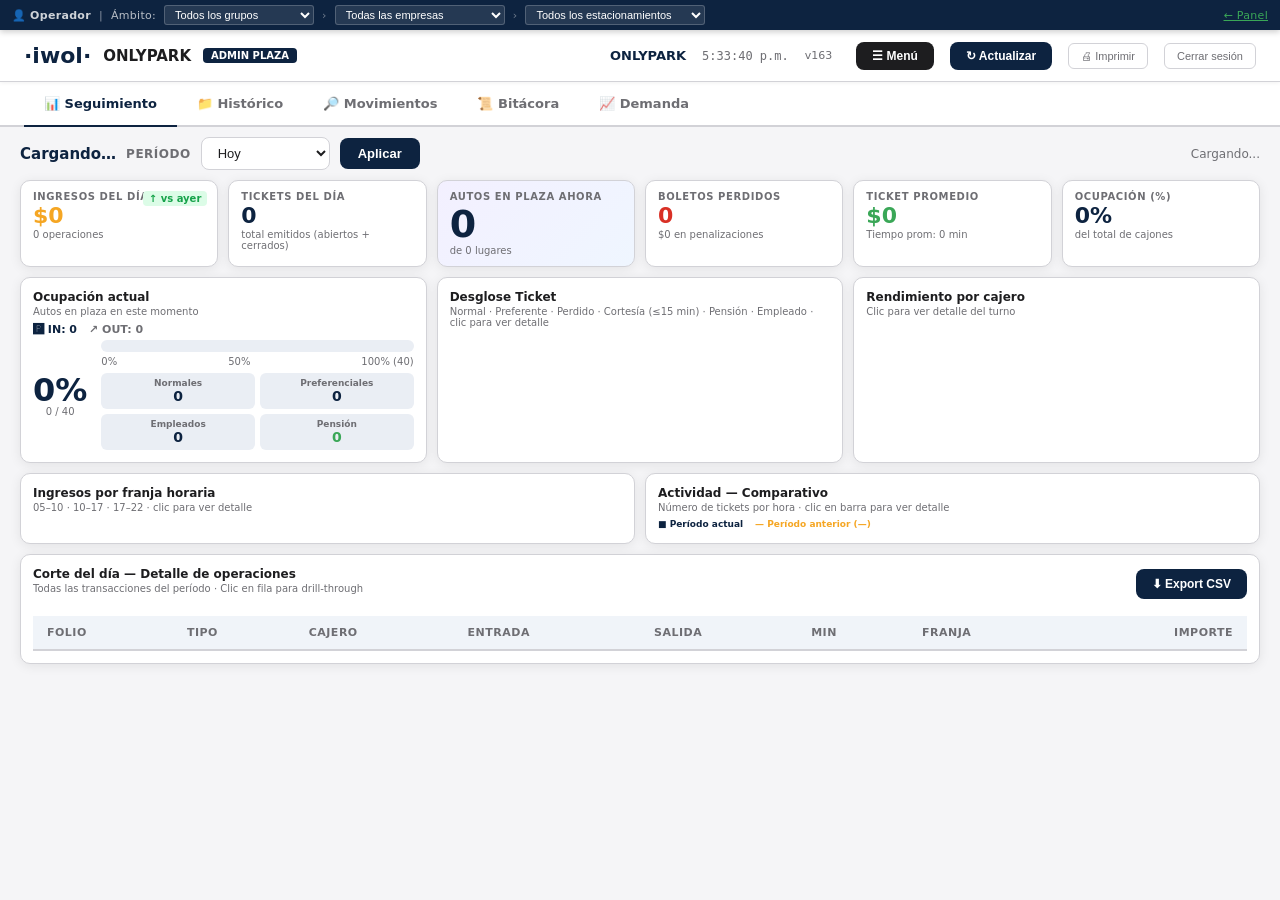
<file: app/portales/central.html>
<!DOCTYPE html>
<html lang="es">
<head>
<meta charset="UTF-8">
<meta name="viewport" content="width=device-width, initial-scale=1.0">
<title>ONLYPARK · Dashboard Admin</title>
<meta name="mobile-web-app-capable" content="yes">
<meta name="apple-mobile-web-app-capable" content="yes">
<meta name="apple-mobile-web-app-status-bar-style" content="black-translucent">
<meta name="apple-mobile-web-app-title" content="ONLYPARK Admin">
<meta name="theme-color" content="#0d2340">
<link rel="manifest" href="manifest_admin.json">
<style>
:root {
  --bg:      #F5F5F7;
  --white:   #FFFFFF;
  --border:  #D2D2D7;
  --accent:  #0d2340;
  --accent2: #0d2340;
  --green:   #3aa757;
  --red:     #D93025;
  --gold:    #F5A623;
  --text:    #1D1D1F;
  --muted:   #6E6E73;
  --card-sh: 0 2px 12px rgba(0,0,0,.08);
}
* { box-sizing:border-box; margin:0; padding:0; }
body { font-family:'Segoe UI',system-ui,sans-serif; background:var(--bg);
       color:var(--text); min-height:100vh; }

/* NAV */
nav { background:#fff; border-bottom:1px solid var(--border);
      padding:0 24px; height:52px; display:flex; align-items:center;
      gap:12px; position:sticky; top:0; z-index:100;
      box-shadow:0 1px 4px rgba(0,0,0,.06); }
.nav-logo { height:28px; }
.nav-title { font-size:15px; font-weight:800; color:var(--text); }
.nav-badge { font-size:10px; font-weight:700; background:var(--accent);
             color:#fff; border-radius:4px; padding:2px 8px; }
.nav-right { margin-left:auto; display:flex; align-items:center; gap:16px; }
.nav-plaza { font-size:13px; font-weight:700; color:var(--accent); }
.nav-clock { font-size:12px; color:var(--muted); font-family:monospace; }
.btn-refresh { background:var(--accent); color:#fff; border:none;
               border-radius:8px; padding:7px 16px; font-size:12px;
               font-weight:700; cursor:pointer; }

/* MENÚ ADMIN */
.nav-menu-wrap { position:relative; }
.nav-menu-list { display:none; position:absolute; top:calc(100% + 6px); right:0;
  background:#fff; border:1px solid var(--border); border-radius:10px;
  box-shadow:0 8px 24px rgba(0,0,0,.15); min-width:220px; padding:6px; z-index:200; }
.nav-menu-list.open { display:block; }
.nav-menu-item { display:flex; align-items:center; gap:10px; width:100%;
  background:none; border:none; text-align:left; padding:10px 12px;
  border-radius:7px; font-size:13px; font-weight:600; color:var(--text);
  cursor:pointer; text-decoration:none; }
.nav-menu-item:hover { background:var(--bg); }
.nav-menu-sep { height:1px; background:var(--border); margin:6px 4px; }

/* TABS */
.tabs { background:#fff; border-bottom:2px solid var(--border);
        display:flex; padding:0 24px; gap:0; }
.tab { padding:14px 20px; font-size:13px; font-weight:600; color:var(--muted);
       cursor:pointer; border-bottom:2px solid transparent; margin-bottom:-2px;
       transition:all .15s; }
.tab.active { color:var(--accent); border-bottom-color:var(--accent); }
.tab:hover { color:var(--text); }
.tab-section { display:none; }
.tab-section.active { display:block; }

/* LAYOUT */
.container { max-width:1400px; margin:0 auto; padding:10px 20px; }

/* FILTROS */
.filtros { display:flex; gap:10px; align-items:center; margin-bottom:10px;
           flex-wrap:wrap; }
.filtros label { font-size:12px; font-weight:700; color:var(--muted);
                 text-transform:uppercase; letter-spacing:.5px; }
.filtros select, .filtros input[type=date] {
  border:1.5px solid var(--border); border-radius:8px;
  padding:7px 12px; font-size:13px; background:#fff;
  color:var(--text); cursor:pointer; }
.filtros select:focus, .filtros input:focus {
  outline:none; border-color:var(--accent); }
.btn-filtro { background:var(--accent); color:#fff; border:none;
              border-radius:8px; padding:8px 18px; font-size:13px;
              font-weight:700; cursor:pointer; }

/* KPI CARDS */
.kpi-grid { display:grid; grid-template-columns:repeat(6,1fr);
            gap:10px; margin-bottom:10px; }
@media (max-width:1100px) { .kpi-grid { grid-template-columns:repeat(3,1fr); } }
@media (max-width:600px)  { .kpi-grid { grid-template-columns:repeat(2,1fr); } }
.kpi-card { background:var(--white); border-radius:10px;
            border:1px solid var(--border); padding:10px 12px;
            box-shadow:var(--card-sh); cursor:pointer;
            transition:transform .15s, box-shadow .15s; position:relative; }
.kpi-card:hover { transform:translateY(-2px);
                  box-shadow:0 6px 20px rgba(0,0,0,.12); }
.kpi-card.selected { border-color:var(--accent); border-width:2px; }
.kpi-label { font-size:10px; font-weight:700; color:var(--muted);
             text-transform:uppercase; letter-spacing:.6px; margin-bottom:3px; }
.kpi-value { font-size:22px; font-weight:900; line-height:1; margin-bottom:2px; }
.kpi-sub   { font-size:10px; color:var(--muted); }
.kpi-delta { position:absolute; top:10px; right:10px; font-size:10px;
             font-weight:700; padding:2px 6px; border-radius:4px; }
.delta-up   { background:#DCFCE7; color:#16A34A; }
.delta-down { background:#FEE2E2; color:#DC2626; }

/* CHARTS GRID */
.charts-grid { display:grid; grid-template-columns:1fr 1fr; gap:10px;
               margin-bottom:10px; }
@media (max-width:900px) { .charts-grid { grid-template-columns:1fr; } }
.chart-card { background:var(--white); border-radius:10px;
              border:1px solid var(--border); padding:12px;
              box-shadow:var(--card-sh); }
.chart-title { font-size:12px; font-weight:800; margin-bottom:2px;
               color:var(--text); }
.chart-sub   { font-size:10px; color:var(--muted); margin-bottom:6px; }

/* DRILL-DOWN: ventana pop (overlay fijo, no requiere recorrer la pantalla) */
.drill-panel { display:none; position:fixed; inset:0; background:rgba(0,0,0,.45);
               z-index:1000; align-items:center; justify-content:center; padding:20px; }
.drill-panel.open { display:flex; }
.drill-box { background:var(--white); border-radius:12px; border:2px solid var(--accent);
             padding:20px; box-shadow:0 20px 60px rgba(0,0,0,.3);
             max-width:900px; width:100%; max-height:85vh; overflow-y:auto; }
.drill-header { display:flex; align-items:center; gap:10px; margin-bottom:16px; }
.drill-back { background:var(--accent); color:#fff; border:none;
              border-radius:6px; padding:6px 14px; font-size:12px;
              font-weight:700; cursor:pointer; }

/* MODAL PARÁMETROS */
.modal-overlay { display:none; position:fixed; inset:0; background:rgba(0,0,0,.45);
                  z-index:1000; align-items:center; justify-content:center; padding:20px; }
.modal-overlay.open { display:flex; }
.modal-box { background:var(--white); border-radius:14px; max-width:720px; width:100%;
             max-height:88vh; overflow-y:auto; box-shadow:0 20px 60px rgba(0,0,0,.3); }
.modal-head { display:flex; align-items:center; gap:10px; padding:18px 22px;
              border-bottom:1px solid var(--border); position:sticky; top:0;
              background:var(--white); border-radius:14px 14px 0 0; }
.modal-title { font-size:16px; font-weight:900; }
.modal-close { margin-left:auto; background:none; border:none; font-size:20px;
               color:var(--muted); cursor:pointer; line-height:1; }
.modal-body { padding:20px 22px; display:flex; flex-direction:column; gap:20px; }
.param-card { border:1px solid var(--border); border-radius:10px; padding:16px 18px; }
.param-card h3 { font-size:12px; font-weight:800; text-transform:uppercase;
                  letter-spacing:.5px; color:var(--muted); margin-bottom:10px; }
.param-row { display:flex; gap:10px; align-items:center; flex-wrap:wrap; }
.param-row input, .param-row select { border:1.5px solid var(--border); border-radius:8px;
              padding:8px 12px; font-size:13px; flex:1; min-width:140px; }
.param-btn { background:var(--accent); color:#fff; border:none; border-radius:8px;
             padding:8px 16px; font-size:12px; font-weight:700; cursor:pointer; white-space:nowrap; }
.param-btn.outline { background:#fff; color:var(--accent); border:1.5px solid var(--accent); }
.param-card.proximamente { opacity:.6; background:#FAFAFA; }
.param-tag { display:inline-block; font-size:10px; font-weight:700; background:#eaeef4;
             color:var(--accent); border-radius:99px; padding:3px 10px; margin-left:8px; }
.cajero-list-row { display:flex; align-items:center; gap:10px; padding:8px 0;
                    border-bottom:1px solid #eaeef4; font-size:13px; }
.cajero-list-row .rol-badge { font-size:10px; font-weight:700; padding:2px 8px;
                                border-radius:99px; background:#EFF6FF; color:var(--accent2); }
.cajero-list-row .estado-inactivo { color:var(--red); font-size:11px; font-weight:700; }
.drill-title { font-size:14px; font-weight:800; color:var(--accent); }
.drill-path  { font-size:11px; color:var(--muted); margin-left:auto; }

/* TABLA DETALLE */
.tabla-wrap { overflow-x:auto; }
table { width:100%; border-collapse:collapse; font-size:13px; }
th { background:#f0f4f9; padding:10px 14px; text-align:left;
     font-size:11px; font-weight:700; color:var(--muted);
     text-transform:uppercase; letter-spacing:.5px;
     border-bottom:2px solid var(--border); }
td { padding:10px 14px; border-bottom:1px solid #eaeef4; }
tr:hover td { background:#FAFAFE; cursor:pointer; }
.badge { display:inline-block; padding:2px 8px; border-radius:4px;
         font-size:11px; font-weight:700; }
.b-normal { background:#EFF6FF; color:#0d2340; }
.b-pref   { background:#F3F0FF; color:#0d2340; }
.b-perdido{ background:#FEE2E2; color:#D93025; }
.b-cortesia{background:#F5F5F5; color:#6E6E73; }

/* OCUPACIÓN GAUGE */
.ocupacion-wrap { display:flex; align-items:center; gap:14px; flex-wrap:wrap; }
.gauge-num { text-align:center; }
.gauge-pct { font-size:32px; font-weight:900; color:var(--accent); line-height:1; }
.gauge-bar-wrap { flex:1; min-width:140px; }
.gauge-bar-bg { background:#eaeef4; border-radius:99px; height:12px; overflow:hidden; }
.gauge-bar-fill { height:100%; border-radius:99px;
                  background:linear-gradient(90deg,var(--accent),var(--accent2));
                  transition:width .6s ease; }
.gauge-labels { display:flex; justify-content:space-between;
                font-size:10px; color:var(--muted); margin-top:4px; }

/* FRANJA BARRAS */
.franja-bars { display:flex; gap:8px; align-items:flex-end;
               height:70px; padding-top:6px; }
.franja-col { flex:1; display:flex; flex-direction:column;
              align-items:center; gap:3px; }
.franja-bar-wrap { flex:1; width:100%; display:flex; align-items:flex-end; }
.franja-bar { width:100%; border-radius:6px 6px 0 0;
              transition:height .5s ease; cursor:pointer; }
.franja-label { font-size:9px; color:var(--muted); font-weight:700;
                text-align:center; }
.franja-value { font-size:11px; font-weight:800; color:var(--text); }

/* RANKING CAJEROS */
.cajero-row { display:flex; align-items:center; gap:8px;
              padding:5px 0; border-bottom:1px solid #eaeef4; }
.cajero-num  { font-size:14px; font-weight:900; color:var(--accent);
               min-width:20px; }
.cajero-name { flex:1; font-size:11px; font-weight:700; }
.cajero-bar  { flex:2; }
.cajero-bar-bg { background:#eaeef4; border-radius:99px; height:6px; }
.cajero-bar-fill { height:100%; border-radius:99px; background:var(--accent); }
.cajero-val  { font-size:11px; font-weight:800; color:var(--gold);
               min-width:70px; text-align:right; }

/* TOAST */
.toast { position:fixed; bottom:20px; right:20px; background:#1D1D1F;
         color:#fff; border-radius:10px; padding:12px 18px;
         font-size:13px; font-weight:600; z-index:9999;
         transform:translateY(60px); opacity:0; transition:all .3s; }
.toast.show { transform:translateY(0); opacity:1; }

/* LOGIN */
#op-login-overlay { position:fixed; inset:0; background:#1D1D1F; z-index:999999;
  display:flex; align-items:center; justify-content:center; }
#op-login-overlay.hidden { display:none; }
.op-login-box { background:#fff; border-radius:16px; padding:32px 28px; width:90%; max-width:340px;
  box-shadow:0 20px 60px rgba(0,0,0,.4); text-align:center; }
.op-login-box h2 { font-size:18px; font-weight:900; margin-bottom:4px; }
.op-login-box p { font-size:12px; color:#6E6E73; margin-bottom:18px; }
.op-login-box input { width:100%; border:1.5px solid #D2D2D7; border-radius:8px; padding:11px 12px;
  font-size:14px; margin-bottom:10px; box-sizing:border-box; }
.op-login-box button { width:100%; background:#0d2340; color:#fff; border:none; border-radius:8px;
  padding:12px; font-size:14px; font-weight:700; cursor:pointer; }
.op-login-error { color:#D93025; font-size:12px; margin-top:8px; min-height:16px; }

/* IMPRIMIR / PDF — solo se ve la pestaña activa en pantalla (el resto ya
   está display:none); aquí se oculta además todo lo que no aporta a un
   reporte impreso (nav, botones, modales, toasts). */
@media print {
  nav, .tabs, .toast, .modal-overlay, .drill-panel, #op-login-overlay,
  .nav-menu-list, button, .btn-refresh { display:none !important; }
  body { background:#fff; }
  .container { max-width:100%; padding:0; }
  .card, .chart-card { box-shadow:none; border:1px solid #ccc; break-inside:avoid; }
  .grid2, .grid3, .charts-grid { break-inside:avoid; }
}
</style>
  <script src="no-login.js"></script>
</head>
<body>

<div id="op-login-overlay" class="hidden">
  <div class="op-login-box">
    <h2>🔒 Iniciar sesión</h2>
    <p>ONLYPARK · <span id="op-login-app-nombre"></span></p>
    <input type="text" id="op-login-usuario" placeholder="Usuario" autocomplete="username">
    <input type="password" id="op-login-password" placeholder="Contraseña" autocomplete="current-password">
    <button onclick="opIntentarLogin()">Entrar</button>
    <div class="op-login-error" id="op-login-error"></div>
  </div>
</div>

<nav>
  <span style="font-size:22px;font-weight:900;color:var(--accent)">·iwol·</span>
  <span class="nav-title">ONLYPARK</span>
  <span class="nav-badge">ADMIN PLAZA</span>
  <div class="nav-right">
    <span id="nav-usuario" style="font-size:12px;color:var(--accent);font-weight:700"></span>
    <span class="nav-plaza" id="nav-plaza">ONLYPARK</span>
    <span class="nav-clock" id="nav-clock">--:--:--</span>
    <span id="app-version" style="font-size:11px;color:var(--muted);margin-right:8px">v163</span>
    <div class="nav-menu-wrap">
      <button class="btn-refresh" style="background:var(--text)" onclick="toggleNavMenu(event)">☰ Menú</button>
      <div class="nav-menu-list" id="nav-menu-list">
        <button class="nav-menu-item" onclick="cerrarNavMenu(); abrirParametros();">⚙ Parámetros del sistema</button>
        <button class="nav-menu-item" onclick="cerrarNavMenu(); abrirGestionManual();">✍️ Gestión manual de tickets</button>
        <button class="nav-menu-item" onclick="cerrarNavMenu(); abrirEditorHistoricoAdm();">📊 Captura histórico mensual</button>
        <button class="nav-menu-item" onclick="cerrarNavMenu(); abrirAvisoOperador();">💬 Chat con operadores <span id="badge-preguntas-pendientes" style="display:none;background:#D93025;color:#fff;border-radius:10px;padding:1px 7px;font-size:11px;font-weight:800;margin-left:6px">0</span></button>
        <a class="nav-menu-item" href="ONLYPARK_Promo_Admin.html" target="_blank">📢 Promociones</a>
        <a class="nav-menu-item" href="pensiones.html" target="_blank">🅿️ Pensiones</a>
        <div class="nav-menu-sep"></div>
        <a class="nav-menu-item" href="ONLYPARK_Index.html">🏠 Portal principal</a>
      </div>
    </div>
    <button class="btn-refresh" onclick="cargarDatos()">↻ Actualizar</button>
    <button onclick="window.print()" style="background:none;border:1px solid var(--border);border-radius:6px;padding:6px 12px;font-size:11px;color:var(--muted);cursor:pointer">🖨 Imprimir</button>
    <button onclick="cerrarSesion()" style="background:none;border:1px solid var(--border);border-radius:6px;padding:6px 12px;font-size:11px;color:var(--muted);cursor:pointer">Cerrar sesión</button>
  </div>
</nav>

<div class="tabs">
  <div class="tab active" onclick="showTabModo('seguimiento',this)">📊 Seguimiento</div>
  <div class="tab" onclick="showTabModo('historico',this)">📁 Histórico</div>
  <div class="tab" onclick="showTab('movimientos',this)">🔎 Movimientos</div>
  <div class="tab" onclick="showTab('bitacora',this)">📜 Bitácora</div>
  <div class="tab" onclick="showTab('demanda',this)">📈 Demanda</div>
</div>

<div class="container">

<div class="tab-section active" id="tab-dashboard">

  <!-- FILTROS -->
  <div class="filtros">
    <span id="periodo-label" style="font-size:15px;font-weight:800;color:var(--accent);white-space:nowrap">Cargando…</span>
    <span id="filtro-periodo-wrap" style="display:flex;gap:10px;align-items:center;flex-wrap:wrap">
      <label>Período</label>
      <select id="filtro-periodo" onchange="onFiltroCambio()">
        <option value="hoy">Hoy</option>
        <option value="lunes">Lunes</option>
        <option value="martes">Martes</option>
        <option value="miercoles">Miércoles</option>
        <option value="jueves">Jueves</option>
        <option value="viernes">Viernes</option>
        <option value="sabado">Sábado</option>
        <option value="domingo">Domingo</option>
        <option value="semana">Esta semana</option>
        <option value="mes">Este mes</option>
        <option value="custom">Personalizado</option>
      </select>
      <input type="date" id="filtro-desde" style="display:none">
      <input type="date" id="filtro-hasta" style="display:none">
    </span>
    <button class="btn-filtro" onclick="cargarDatos()">Aplicar</button>
    <span style="margin-left:auto;font-size:12px;color:var(--muted)"
          id="ultima-actualizacion">Cargando...</span>
  </div>

  <!-- KPI CARDS -->
  <div class="kpi-grid" id="kpi-grid-main">
    <div class="kpi-card" onclick="drillDown('ingresos')" title="Ver detalle">
      <div class="kpi-label">Ingresos del día</div>
      <div class="kpi-value" style="color:var(--gold)" id="kpi-ingresos">$0</div>
      <div class="kpi-sub" id="kpi-ingresos-sub">0 operaciones</div>
      <div class="kpi-delta delta-up" id="kpi-ingresos-delta">↑ vs ayer</div>
    </div>
    <div class="kpi-card" onclick="drillDown('tickets_dia')" title="Ver detalle">
      <div class="kpi-label">Tickets del día</div>
      <div class="kpi-value" style="color:var(--accent)" id="kpi-tickets-dia">0</div>
      <div class="kpi-sub">total emitidos (abiertos + cerrados)</div>
    </div>
    <div class="kpi-card" id="kpi-card-autos" onclick="drillDown('ocupacion')" title="Ver detalle" style="background:linear-gradient(135deg,#F3F0FF,#EFF6FF)">
      <div class="kpi-label">Autos en plaza AHORA</div>
      <div class="kpi-value" style="color:var(--accent);font-size:38px" id="kpi-ocupacion-num">0</div>
      <div class="kpi-sub" id="kpi-ocupacion-sub">de 0 lugares</div>
    </div>
    <div class="kpi-card" onclick="drillDown('boletos_perdidos')" title="Ver detalle">
      <div class="kpi-label">Boletos perdidos</div>
      <div class="kpi-value" style="color:var(--red)" id="kpi-perdidos">0</div>
      <div class="kpi-sub" id="kpi-perdidos-sub">$0 en penalizaciones</div>
    </div>
    <div class="kpi-card" onclick="drillDown('ticket_promedio')" title="Ver detalle">
      <div class="kpi-label">Ticket promedio</div>
      <div class="kpi-value" style="color:var(--green)" id="kpi-ticket">$0</div>
      <div class="kpi-sub" id="kpi-ticket-sub">Tiempo prom: 0 min</div>
    </div>
    <div class="kpi-card" id="kpi-card-ocupacion-pct" onclick="drillDown('ocupacion')" title="Ver detalle">
      <div class="kpi-label">Ocupación (%)</div>
      <div class="kpi-value" style="color:var(--accent)" id="kpi-ocupacion">0%</div>
      <div class="kpi-sub">del total de cajones</div>
    </div>
  </div>

  <!-- DRILL-DOWN: ventana pop -->
  <div class="drill-panel" id="drill-panel" onclick="if(event.target===this) cerrarDrill()">
    <div class="drill-box">
      <div class="drill-header">
        <button class="drill-back" onclick="cerrarDrill()">← Volver</button>
        <span class="drill-title" id="drill-title">Detalle</span>
        <span class="drill-path" id="drill-path"></span>
        <button onclick="cerrarDrill()" style="background:none;border:none;font-size:20px;color:var(--muted);cursor:pointer;line-height:1;margin-left:8px" title="Cerrar">✕</button>
      </div>
      <div id="drill-ministats" style="display:flex;gap:14px;flex-wrap:wrap;font-size:12px;font-weight:700;background:#f0f4f9;border-radius:8px;padding:8px 14px;margin-bottom:14px"></div>
      <div id="drill-content"></div>
    </div>
  </div>

  <!-- EDITOR DE HISTÓRICO MENSUAL: corrección manual (ej. error de dedo al
       capturar un año previo al sistema). -->
  <div class="modal-overlay" id="modal-editar-historico-adm">
    <div class="modal-box" style="max-width:420px">
      <div class="modal-head">
        <span class="modal-title">✏️ Editar histórico mensual</span>
        <button class="modal-close" onclick="cerrarEditorHistoricoAdm()">✕</button>
      </div>
      <div class="modal-body">
        <div style="display:flex;align-items:center;gap:8px">
          <label style="font-size:12px;color:var(--muted)">Año</label>
          <select id="edit-hist-anio-adm" onchange="cargarEditorHistoricoAnioAdm()"
            style="padding:5px 8px;border:1.5px solid var(--border);border-radius:6px;font-size:13px"></select>
        </div>
        <div id="edit-hist-meses-adm" style="display:flex;flex-direction:column;gap:6px"></div>
        <button class="btn" style="margin-top:14px;width:100%" onclick="guardarEditorHistoricoAdm()">💾 Guardar</button>
      </div>
    </div>
  </div>

  <!-- MODAL PARÁMETROS -->
  <div class="modal-overlay" id="modal-parametros">
    <div class="modal-box">
      <div class="modal-head">
        <span class="modal-title">⚙ Parámetros del sistema</span>
        <button class="modal-close" onclick="cerrarParametros()">✕</button>
      </div>
      <div class="modal-body">

        <div class="param-card">
          <h3>Edificio</h3>
          <div class="param-row">
            <input type="text" id="param-edificio-nombre" placeholder="Nombre del edificio">
            <input type="number" id="param-capacidad" min="1" placeholder="Cantidad de cajones">
            <button class="param-btn" onclick="guardarCapacidad()">Guardar</button>
          </div>
          <div style="font-size:11px;color:var(--muted);margin-top:8px">
            Por ahora un edificio = una plaza. Si más adelante esta plaza tiene varios edificios físicos, se separa en su propia tabla.
          </div>
        </div>

        <div class="param-card">
          <h3>Tarifas y tolerancia</h3>
          <div class="param-row">
            <label style="font-size:11px;color:var(--muted);min-width:110px">Tarifa normal ($/hr)</label>
            <input type="number" id="param-tarifa-normal" min="0" step="0.5">
          </div>
          <div class="param-row">
            <label style="font-size:11px;color:var(--muted);min-width:110px">Tarifa preferencial ($/hr)</label>
            <input type="number" id="param-tarifa-pref" min="0" step="0.5">
          </div>
          <div class="param-row">
            <label style="font-size:11px;color:var(--muted);min-width:110px">Boleto perdido ($ fijo)</label>
            <input type="number" id="param-tarifa-perdido" min="0" step="1">
          </div>
          <div class="param-row">
            <label style="font-size:11px;color:var(--muted);min-width:110px">Tolerancia (min)</label>
            <input type="number" id="param-tolerancia" min="0" step="1">
          </div>
          <div class="param-row">
            <button class="param-btn" onclick="guardarTarifas()">Guardar tarifas</button>
          </div>
        </div>

        <div class="param-card">
          <h3>Empresa y datos fiscales</h3>
          <div class="param-row">
            <input type="text" id="param-empresa-grupo" placeholder="Empresa / Grupo">
            <input type="text" id="param-rfc" placeholder="RFC">
          </div>
          <div class="param-row">
            <input type="text" id="param-ciudad" placeholder="Ciudad">
            <input type="text" id="param-estado" placeholder="Estado">
          </div>
          <div class="param-row">
            <input type="text" id="param-direccion" placeholder="Dirección">
          </div>
          <div class="param-row">
            <button class="param-btn" onclick="guardarDatosFiscales()">Guardar</button>
          </div>
        </div>

        <div class="param-card">
          <h3>Horarios de operación</h3>
          <div class="param-row">
            <label style="font-size:11px;color:var(--muted);min-width:110px">Inicio de operaciones</label>
            <input type="time" id="param-hora-apertura">
          </div>
          <div class="param-row">
            <label style="font-size:11px;color:var(--muted);min-width:110px">Cambio de turno 1</label>
            <input type="time" id="param-hora-relevo1">
          </div>
          <div class="param-row">
            <label style="font-size:11px;color:var(--muted);min-width:110px">Cambio de turno 2</label>
            <input type="time" id="param-hora-relevo2">
          </div>
          <div class="param-row">
            <label style="font-size:11px;color:var(--muted);min-width:110px">Cierre del día</label>
            <input type="time" id="param-hora-cierre">
          </div>
          <div class="param-row">
            <button class="param-btn" onclick="guardarHorarios()">Guardar horarios</button>
          </div>
          <div style="font-size:11px;color:var(--muted);margin-top:8px">
            Los botones de Inicio de turno, Relevo y Cierre del día en el Operador solo se habilitan desde una hora antes de cada horario configurado aquí.
          </div>
        </div>

        <div class="param-card">
          <h3>URL de facturación</h3>
          <div class="param-row">
            <input type="url" id="param-url-facturacion" placeholder="https://...">
            <button class="param-btn" onclick="guardarUrlFacturacion()">Guardar</button>
          </div>
          <div style="font-size:11px;color:var(--muted);margin-top:8px">
            Esta liga se convierte en el QR que aparece en el ticket impreso cuando hay un monto a cobrar.
          </div>
        </div>

        <div class="param-card">
          <h3>Promociones</h3>
          <div class="param-row">
            <label style="display:flex;align-items:center;gap:8px;font-size:13px;font-weight:700;flex:1">
              <input type="checkbox" id="param-promociones-habilitado" style="width:16px;height:16px" onchange="guardarPromocionesHabilitado()">
              Módulo de promociones activo
            </label>
            <a class="param-btn outline" href="ONLYPARK_Promo_Admin.html" target="_blank">Abrir Promociones →</a>
          </div>
          <div style="font-size:11px;color:var(--muted);margin-top:8px" id="param-promociones-hint"></div>
        </div>

        <div class="param-card">
          <h3>Pensiones</h3>
          <div class="param-row">
            <div style="flex:1;font-size:12.5px;color:var(--muted)">
              Captura y administra a los clientes con pensión activa.
            </div>
            <a class="param-btn outline" href="pensiones.html" target="_blank">Abrir Pensiones →</a>
          </div>
        </div>

        <div class="param-card">
          <h3>Operadores / Cajeros<span class="param-tag" id="cajeros-count">0</span></h3>
          <div id="lista-cajeros" style="margin-bottom:12px"></div>
          <div class="param-row">
            <input type="text" id="nuevo-cajero-nombre" placeholder="Nombre">
            <input type="text" id="nuevo-cajero-usuario" placeholder="Usuario">
            <input type="password" id="nuevo-cajero-password" placeholder="Contraseña" autocomplete="new-password">
            <select id="nuevo-cajero-rol">
              <option value="cajero">Cajero / Operador</option>
              <option value="admin_plaza">Administrador de plaza</option>
              <option value="corporativo">Oficina central</option>
            </select>
            <button class="param-btn" onclick="agregarCajero()">+ Agregar</button>
          </div>
          <div style="font-size:11px;color:var(--muted);margin-top:8px">
            Este usuario/contraseña es lo que se pide al entrar a cualquiera de los 3 portales (Operador, Administrador, Oficina central) según su rol.
          </div>
        </div>

        <div class="param-card">
          <h3>Empleados<span class="param-tag" id="empleados-count">0</span></h3>
          <div style="font-size:12.5px;color:var(--muted);margin-bottom:8px">
            Catálogo de empleados con cortesía de estacionamiento. Al dar entrada tipo "Empleado" en la caseta, el cajero elige de esta lista quién es.
          </div>
          <div id="lista-empleados" style="margin-bottom:12px"></div>
          <div class="param-row">
            <input type="text" id="nuevo-empleado-nombre" placeholder="Nombre completo">
            <input type="text" id="nuevo-empleado-puesto" placeholder="Puesto">
            <input type="text" id="nuevo-empleado-area" placeholder="Área">
            <button class="param-btn" id="btn-guardar-empleado" onclick="agregarEmpleado()">+ Agregar</button>
            <button class="param-btn outline" id="btn-cancelar-edicion-empleado" style="display:none" onclick="cancelarEdicionEmpleado()">Cancelar</button>
          </div>
        </div>

        <div class="param-card proximamente" style="display:none">
          <h3>Administrador de usuarios<span class="param-tag">Próximamente</span></h3>
          <div style="font-size:12.5px;color:var(--muted)">
            Aquí se van a manejar las cuentas y permisos de acceso a los 3 portales (Operador, Administrador, Oficina central).
          </div>
        </div>

      </div>
    </div>
  </div>

  <!-- ══ MODAL: BITÁCORA ══ -->

  <!-- ══ MODAL: GESTIÓN MANUAL DE TICKETS ══ -->
  <div class="modal-overlay" id="modal-gestion-manual">
    <div class="modal-box" style="max-width:820px">
      <div class="modal-head">
        <span class="modal-title">✍️ Gestión manual de tickets</span>
        <button class="modal-close" onclick="cerrarGestionManual()">✕</button>
      </div>
      <div class="modal-body">

        <div class="param-card">
          <h3>Cancelar ticket</h3>
          <div style="font-size:12.5px;color:var(--muted);margin-bottom:10px">
            Busca un folio, revisa sus datos y cancélalo con un motivo — queda marcado como CANCELADO (no se borra) y no cuenta en reportes ni ingresos. El motivo se registra en la bitácora.
          </div>
          <div class="param-row">
            <input type="text" id="gm-folio-buscar" placeholder="Folio a cancelar">
            <button class="param-btn outline" onclick="buscarTicketParaCancelar()">Buscar</button>
          </div>
          <div id="gm-cancelar-detalle" style="margin-top:10px"></div>
        </div>

        <div class="param-card">
          <h3>Captura manual de ticket</h3>
          <div style="font-size:12.5px;color:var(--muted);margin-bottom:10px">
            Para registrar movimientos que no quedaron en el sistema (ej. falla de energía) — captura folio, fecha, horas, cajeros e importe a mano.
          </div>
          <div class="param-row">
            <input type="text" id="gm-folio" placeholder="Folio">
            <select id="gm-tipo">
              <option value="normal">Normal</option>
              <option value="preferencial">Preferencial</option>
              <option value="pension">Pensión</option>
              <option value="empleado">Empleado</option>
            </select>
            <input type="date" id="gm-fecha">
          </div>
          <div class="param-row" style="margin-top:8px">
            <label style="font-size:11px;color:var(--muted);min-width:95px">Entrada</label>
            <input type="time" id="gm-hora-entrada">
            <input type="text" id="gm-cajero-entrada" placeholder="Cajero de entrada">
          </div>
          <div class="param-row" style="margin-top:8px">
            <label style="font-size:11px;color:var(--muted);min-width:95px">Salida</label>
            <input type="time" id="gm-hora-salida">
            <input type="text" id="gm-cajero-salida" placeholder="Cajero de salida (si ya salió)">
          </div>
          <div class="param-row" style="margin-top:8px">
            <label style="font-size:11px;color:var(--muted);min-width:95px">Cobro</label>
            <input type="number" id="gm-importe" placeholder="Monto cobrado ($)" min="0" step="0.5" style="max-width:140px">
          </div>
          <div class="param-row" style="margin-top:8px">
            <textarea id="gm-motivo" placeholder="Nota / motivo de la captura manual (ej. falla de energía el 15/julio en la mañana)" style="flex:1;min-height:50px;border:1.5px solid var(--border);border-radius:8px;padding:8px 12px;font-size:13px;font-family:inherit"></textarea>
          </div>
          <div class="param-row" style="margin-top:10px">
            <button class="param-btn" onclick="guardarCapturaManual()">+ Guardar ticket</button>
          </div>
        </div>

      </div>
    </div>
  </div>

  <!-- ══ MODAL: AVISO A OPERADORES ══ -->
  <div class="modal-overlay" id="modal-aviso-operador">
    <div class="modal-box" style="max-width:480px">
      <div class="modal-head">
        <span class="modal-title">💬 Chat con operadores</span>
        <button class="modal-close" onclick="cerrarAvisoOperador()">✕</button>
      </div>
      <div class="modal-body">
        <div class="param-card">
          <div style="font-size:12.5px;color:var(--muted);margin-bottom:10px">
            El mensaje aparece la próxima vez que ese operador (o todos) use la tablet — por ejemplo, para pedirles que presionen "Actualizar app" antes de iniciar su turno.
          </div>
          <div class="param-row">
            <select id="aviso-destinatario" style="flex:1">
              <option value="">Todos los operadores</option>
            </select>
          </div>
          <div class="param-row" style="margin-top:10px">
            <textarea id="aviso-mensaje" placeholder="Ej. Por favor presiona el botón 'Actualizar app' antes de iniciar tu turno de hoy." style="flex:1;min-height:80px;border:1.5px solid var(--border);border-radius:8px;padding:8px 12px;font-size:13px;font-family:inherit"></textarea>
          </div>
          <div class="param-row" style="margin-top:10px">
            <button class="param-btn" onclick="enviarAvisoOperador()">📣 Enviar aviso</button>
          </div>
        </div>
        <div class="param-card">
          <h3>Preguntas de los operadores</h3>
          <div id="preguntas-operadores-lista" style="display:flex;flex-direction:column;gap:10px;max-height:280px;overflow-y:auto">
            <div style="font-size:12.5px;color:var(--muted)">Cargando...</div>
          </div>
        </div>
      </div>
    </div>
  </div>

  <!-- CHARTS ROW 1 -->
  <div class="charts-grid" style="grid-template-columns:repeat(3,1fr)" id="charts-row1">

    <!-- Ocupación actual -->
    <div class="chart-card" id="card-ocupacion-actual">
      <div class="chart-title">Ocupación actual</div>
      <div class="chart-sub">Autos en plaza en este momento</div>
      <div style="display:flex;gap:12px;font-size:11px;font-weight:700;margin-bottom:4px" title="IN = autos dentro ahora · OUT = tickets del período que ya salieron">
        <span style="color:#0d2340">🅿 IN: <span id="stat-in">0</span></span>
        <span style="color:#6E6E73">↗ OUT: <span id="stat-out">0</span></span>
      </div>
      <div class="ocupacion-wrap">
        <div class="gauge-num">
          <div class="gauge-pct" id="gauge-pct">0%</div>
          <div style="font-size:10px;color:var(--muted)" id="gauge-sub">0 / 40</div>
        </div>
        <div class="gauge-bar-wrap">
          <div class="gauge-bar-bg">
            <div class="gauge-bar-fill" id="gauge-fill" style="width:0%"></div>
          </div>
          <div class="gauge-labels">
            <span>0%</span>
            <span>50%</span>
            <span>100% (40)</span>
          </div>
          <div style="margin-top:6px;display:grid;grid-template-columns:1fr 1fr;gap:5px">
            <div style="background:#eaeef4;border-radius:6px;padding:5px 6px;text-align:center;cursor:pointer" onclick="drillOcupacionTipo('normal')" title="Ver detalle">
              <div style="font-size:9px;color:var(--muted);font-weight:700">Normales</div>
              <div style="font-size:14px;font-weight:900;color:#0d2340" id="ocu-normal">0</div>
            </div>
            <div style="background:#eaeef4;border-radius:6px;padding:5px 6px;text-align:center;cursor:pointer" onclick="drillOcupacionTipo('preferencial')" title="Ver detalle">
              <div style="font-size:9px;color:var(--muted);font-weight:700">Preferenciales</div>
              <div style="font-size:14px;font-weight:900;color:#0d2340" id="ocu-pref">0</div>
            </div>
            <div style="background:#eaeef4;border-radius:6px;padding:5px 6px;text-align:center;cursor:pointer" onclick="drillOcupacionTipo('empleado')" title="Ver detalle">
              <div style="font-size:9px;color:var(--muted);font-weight:700">Empleados</div>
              <div style="font-size:14px;font-weight:900;color:#0d2340" id="ocu-empleado">0</div>
            </div>
            <div style="background:#eaeef4;border-radius:6px;padding:5px 6px;text-align:center;cursor:pointer" onclick="drillOcupacionTipo('pension')" title="Ver detalle">
              <div style="font-size:9px;color:var(--muted);font-weight:700">Pensión</div>
              <div style="font-size:14px;font-weight:900;color:#3aa757" id="ocu-pension">0</div>
            </div>
          </div>
        </div>
      </div>
    </div>

    <!-- Evolución mensual (historico_mensual) — solo visible en Histórico,
         no en Seguimiento. Solo lectura: la captura/corrección manual vive
         en el menú (📊 Captura histórico mensual), no aquí. -->
    <div class="chart-card" id="card-evolucion-mensual" style="display:none">
      <div class="chart-title">📊 Evolución mensual</div>
      <div class="chart-sub" id="historico-sub-adm">Cargando…</div>
      <div id="tabla-historico-mensual-adm" style="overflow-x:auto;margin-top:8px"></div>
    </div>

    <!-- Desglose Ticket -->
    <div class="chart-card">
      <div class="chart-title">Desglose Ticket</div>
      <div class="chart-sub">Normal · Preferente · Perdido · Cortesía (≤15 min) · Pensión · Empleado · clic para ver detalle</div>
      <div style="display:flex;gap:6px;margin-bottom:6px" id="desglose-pagos"></div>
      <div id="mix-bars" style="display:flex;flex-direction:column;gap:4px;margin-top:4px"></div>
    </div>

    <!-- Ranking cajeros -->
    <div class="chart-card">
      <div class="chart-title">Rendimiento por cajero</div>
      <div class="chart-sub">Clic para ver detalle del turno</div>
      <div id="cajero-ranking"></div>
    </div>
  </div>

  <!-- CHARTS ROW 2 -->
  <div class="charts-grid">

    <!-- Ingresos por franja horaria -->
    <div class="chart-card">
      <div class="chart-title">Ingresos por franja horaria</div>
      <div class="chart-sub">05–10 · 10–17 · 17–22 · clic para ver detalle</div>
      <div id="franja-bars" style="display:flex;flex-direction:column;gap:10px;margin-top:8px"></div>
    </div>

    <!-- Actividad: barras periodo actual + línea periodo anterior superpuesta -->
    <div class="chart-card">
      <div class="chart-title">Actividad — Comparativo</div>
      <div class="chart-sub">Número de tickets por hora · clic en barra para ver detalle</div>
      <div style="display:flex;gap:12px;font-size:9px;font-weight:700;margin-bottom:2px">
        <span style="color:var(--accent)">■ Período actual</span>
        <span style="color:#F5A623">— Período anterior (<span id="actividad-anterior-sub">—</span>)</span>
      </div>
      <div id="actividad-comparativa"></div>
    </div>
  </div>

  <!-- TABLA CORTE DIARIO -->
  <div class="chart-card" style="margin-bottom:20px">
    <div style="display:flex;align-items:center;gap:10px;margin-bottom:16px">
      <div>
        <div class="chart-title">Corte del día — Detalle de operaciones</div>
        <div class="chart-sub">Todas las transacciones del período · Clic en fila para drill-through</div>
      </div>
      <button onclick="exportarCSV()" style="margin-left:auto;background:var(--accent);
              color:#fff;border:none;border-radius:8px;padding:8px 16px;
              font-size:12px;font-weight:700;cursor:pointer">⬇ Export CSV</button>
    </div>
    <div class="tabla-wrap">
      <table>
        <thead>
          <tr>
            <th>Folio</th><th>Tipo</th><th>Cajero</th>
            <th>Entrada</th><th>Salida</th><th>Min</th>
            <th>Franja</th><th style="text-align:right">Importe</th>
          </tr>
        </thead>
        <tbody id="tabla-ops"></tbody>
      </table>
    </div>
    <div id="tabla-empty" style="text-align:center;padding:28px;color:var(--muted);font-size:14px;display:none">
      Sin operaciones para el período seleccionado
    </div>
  </div>

</div><!-- /tab-section dashboard -->

<!-- ══ TAB MOVIMIENTOS: copia del buscador de la caseta, pero sin límite a
     "hoy" — el administrador recibe quejas/preguntas de cualquier día y
     necesita localizar el movimiento rápido con todos los filtros. ══ -->
<div class="tab-section" id="tab-movimientos">

  <div class="filtros" style="margin-bottom:10px">
    <label style="font-size:11px;font-weight:700;color:var(--muted);text-transform:uppercase;letter-spacing:.5px">Rango</label>
    <select id="filtro-periodo-rapido-mov" onchange="aplicarPeriodoRapidoMovAdmin()">
      <option value="hoy" selected>Hoy</option>
      <option value="ayer">Ayer</option>
      <option value="lunes">Lunes</option>
      <option value="martes">Martes</option>
      <option value="miercoles">Miércoles</option>
      <option value="jueves">Jueves</option>
      <option value="viernes">Viernes</option>
      <option value="sabado">Sábado</option>
      <option value="domingo">Domingo</option>
      <option value="semana">Esta semana</option>
      <option value="mes">Este mes</option>
    </select>
    <input type="date" id="filtro-desde-mov">
    <input type="date" id="filtro-hasta-mov">
    <button class="btn-filtro" onclick="actualizarMovimientosAdmin()">↻ Buscar</button>
    <span style="margin-left:auto;font-size:12px;color:var(--muted)" id="mov-fuente-adm"></span>
  </div>

  <div style="display:flex;gap:8px;flex-wrap:wrap;margin-bottom:8px">
    <input id="filtro-folio-mov" type="text" placeholder="🔍 Folio entrada" oninput="refrescarMovimientosAdmin()"
      style="border:1.5px solid var(--accent);border-radius:6px;padding:6px 10px;font-size:13px;width:130px" />
    <select id="filtro-tipo-mov" onchange="refrescarMovimientosAdmin()"
      style="border:1.5px solid var(--accent);border-radius:6px;padding:6px 10px;font-size:13px">
      <option value="todos">Todos los movimientos</option>
      <option value="entrada">Normal</option>
      <option value="preferencial">Preferencial</option>
      <option value="empleado">Empleados</option>
      <option value="pension">Pensión</option>
    </select>
    <select id="filtro-franja-mov" onchange="refrescarMovimientosAdmin()"
      style="border:1.5px solid var(--accent);border-radius:6px;padding:6px 10px;font-size:13px">
      <option value="todas">Todas las franjas</option>
      <option value="f1">05:00–10:00</option>
      <option value="f2">10:00–17:00</option>
      <option value="f3">17:00–22:00</option>
    </select>
    <select id="filtro-estatus-mov" onchange="refrescarMovimientosAdmin()"
      style="border:1.5px solid var(--accent);border-radius:6px;padding:6px 10px;font-size:13px">
      <option value="todos">Todos los estatus</option>
      <option value="abierto">Abierto</option>
      <option value="cerrados">Cerrados (pagados)</option>
      <option value="cobrado">Cobrado</option>
      <option value="perdido">Perdido</option>
      <option value="cortesia">Cortesía</option>
    </select>
    <select id="orden-mov-adm" onchange="refrescarMovimientosAdmin()"
      style="border:1.5px solid var(--accent);border-radius:6px;padding:6px 10px;font-size:13px">
      <option value="reciente">Más reciente primero</option>
      <option value="folio">Ordenar por folio</option>
      <option value="folio_salida">Ordenar por folio de cobro</option>
      <option value="estatus">Ordenar por estatus</option>
      <option value="tipo">Ordenar por tipo</option>
      <option value="hora_entrada">Ordenar por hora de entrada</option>
      <option value="hora_salida">Ordenar por hora de salida (cobro)</option>
      <option value="monto">Ordenar por monto (mayor primero)</option>
      <option value="cajero_entrada">Ordenar por cajero que recibe</option>
      <option value="cajero_salida">Ordenar por cajero que cobra</option>
      <option value="empleado">Ordenar por empleado</option>
      <option value="pension">Ordenar por pensionado</option>
    </select>
    <button onclick="toggleFiltrosAvanzadosMovAdmin()" id="btn-toggle-filtros-avanzados-adm"
      style="border:1.5px solid var(--accent);border-radius:6px;padding:6px 12px;font-size:13px;background:#F3F0FF;color:var(--accent);cursor:pointer;font-weight:700">▾ Más filtros</button>
    <button onclick="limpiarFiltrosMovimientosAdmin()" title="Regresa todos los filtros a su valor por default"
      style="border:1.5px solid var(--border);border-radius:6px;padding:6px 12px;font-size:13px;background:#fff;color:var(--muted);cursor:pointer;font-weight:700">✕ Limpiar filtros</button>
  </div>

  <div id="mov-filtros-avanzados-adm" style="display:none;flex-direction:column;gap:8px;padding:8px 0;border-top:1px dashed var(--border);margin-bottom:8px">
    <div style="display:flex;gap:8px;flex-wrap:wrap;align-items:center">
      <span style="font-size:11px;font-weight:800;color:var(--muted);text-transform:uppercase;width:100%">Folios y cajeros</span>
      <input id="filtro-folio-salida-mov" type="text" placeholder="🔍 Folio salida" oninput="refrescarMovimientosAdmin()"
        style="border:1.5px solid var(--border);border-radius:6px;padding:6px 10px;font-size:13px;width:130px" />
      <select id="filtro-cajero-entrada-mov" onchange="refrescarMovimientosAdmin()"
        style="border:1.5px solid var(--border);border-radius:6px;padding:6px 10px;font-size:13px">
        <option value="todos">Cajero que recibe: todos</option>
      </select>
      <select id="filtro-cajero-salida-mov" onchange="refrescarMovimientosAdmin()"
        style="border:1.5px solid var(--border);border-radius:6px;padding:6px 10px;font-size:13px">
        <option value="todos">Cajero que cobra: todos</option>
      </select>
    </div>
    <div style="display:flex;gap:8px;flex-wrap:wrap;align-items:center">
      <span style="font-size:11px;font-weight:800;color:var(--muted);text-transform:uppercase;width:100%">Horarios</span>
      <label style="font-size:12px;color:var(--muted)">Entrada desde
        <input id="filtro-hora-entrada-desde-mov" type="time" onchange="refrescarMovimientosAdmin()" style="border:1.5px solid var(--border);border-radius:6px;padding:5px 8px;font-size:13px"></label>
      <label style="font-size:12px;color:var(--muted)">hasta
        <input id="filtro-hora-entrada-hasta-mov" type="time" onchange="refrescarMovimientosAdmin()" style="border:1.5px solid var(--border);border-radius:6px;padding:5px 8px;font-size:13px"></label>
      <label style="font-size:12px;color:var(--muted)">Salida desde
        <input id="filtro-hora-salida-desde-mov" type="time" onchange="refrescarMovimientosAdmin()" style="border:1.5px solid var(--border);border-radius:6px;padding:5px 8px;font-size:13px"></label>
      <label style="font-size:12px;color:var(--muted)">hasta
        <input id="filtro-hora-salida-hasta-mov" type="time" onchange="refrescarMovimientosAdmin()" style="border:1.5px solid var(--border);border-radius:6px;padding:5px 8px;font-size:13px"></label>
    </div>
    <div style="display:flex;gap:8px;flex-wrap:wrap;align-items:center">
      <span style="font-size:11px;font-weight:800;color:var(--muted);text-transform:uppercase;width:100%">Empleados</span>
      <select id="filtro-empleado-mov" onchange="refrescarMovimientosAdmin()"
        style="border:1.5px solid var(--border);border-radius:6px;padding:6px 10px;font-size:13px">
        <option value="todos">Todos los empleados</option>
      </select>
      <input id="filtro-empleado-buscar-mov" type="text" placeholder="🔍 Buscar empleado" oninput="refrescarMovimientosAdmin()"
        style="border:1.5px solid var(--border);border-radius:6px;padding:6px 10px;font-size:13px;width:150px" />
      <select id="filtro-empleado-area-mov" onchange="refrescarMovimientosAdmin()"
        style="border:1.5px solid var(--border);border-radius:6px;padding:6px 10px;font-size:13px">
        <option value="todos">Todas las áreas</option>
      </select>
      <select id="filtro-empleado-puesto-mov" onchange="refrescarMovimientosAdmin()"
        style="border:1.5px solid var(--border);border-radius:6px;padding:6px 10px;font-size:13px">
        <option value="todos">Todos los puestos</option>
      </select>
    </div>
    <div style="display:flex;gap:8px;flex-wrap:wrap;align-items:center">
      <span style="font-size:11px;font-weight:800;color:var(--muted);text-transform:uppercase;width:100%">Pensiones</span>
      <select id="filtro-pension-mov" onchange="refrescarMovimientosAdmin()"
        style="border:1.5px solid var(--border);border-radius:6px;padding:6px 10px;font-size:13px">
        <option value="todos">Todas las pensiones</option>
      </select>
      <input id="filtro-pension-id-mov" type="text" placeholder="🔍 Pension ID" oninput="refrescarMovimientosAdmin()"
        style="border:1.5px solid var(--border);border-radius:6px;padding:6px 10px;font-size:13px;width:130px" />
      <input id="filtro-pension-cliente-mov" type="text" placeholder="🔍 Cliente" oninput="refrescarMovimientosAdmin()"
        style="border:1.5px solid var(--border);border-radius:6px;padding:6px 10px;font-size:13px;width:130px" />
      <select id="filtro-pension-tipo-mov" onchange="refrescarMovimientosAdmin()"
        style="border:1.5px solid var(--border);border-radius:6px;padding:6px 10px;font-size:13px">
        <option value="todos">Todos los tipos</option>
        <option value="dia">Día</option>
        <option value="noche">Noche</option>
        <option value="24h">24 horas</option>
      </select>
    </div>
  </div>

  <div id="mov-resumen-adm" style="display:flex;gap:10px;flex-wrap:wrap;padding:8px 0;font-size:12px"></div>

  <div class="chart-card" style="overflow:auto">
    <div style="min-width:1550px">
      <div id="mov-header-adm" style="display:grid;grid-template-columns:22px 100px 100px 85px minmax(160px,1fr) 100px 100px 80px 70px 70px 90px 90px 90px 75px 80px;
           gap:8px;padding:6px 14px;background:var(--bg);border-radius:6px;
           font-size:11px;color:var(--muted);font-weight:700;text-transform:uppercase;position:sticky;top:0">
        <span></span>
        <span>Folio entrada</span>
        <span>Folio salida</span>
        <span>Tipo</span>
        <span>Descripción</span>
        <span>Empleado</span>
        <span>Pensionado</span>
        <span>Tipo pensión</span>
        <span style="text-align:center">Hora entrada</span>
        <span style="text-align:center">Hora salida</span>
        <span style="text-align:center">Estancia</span>
        <span>Cajero entrada</span>
        <span>Cajero salida</span>
        <span style="text-align:right">Importe</span>
        <span>Estatus</span>
      </div>
      <div id="mov-lista-adm"></div>
    </div>
  </div>

  <div style="padding:14px 0;display:flex;justify-content:flex-end">
    <button onclick="exportarMovimientosAdminCSV()" style="background:var(--accent);
            color:#fff;border:none;border-radius:8px;padding:9px 20px;
            font-size:13px;font-weight:700;cursor:pointer">⬇ Exportar CSV</button>
  </div>

</div>

<!-- MODAL DETALLE DE MOVIMIENTO (tab Movimientos de Admin) -->
<div class="modal-overlay" id="modal-detalle-movimiento-adm">
  <div class="modal-box" style="max-width:520px">
    <div class="modal-head">
      <span class="modal-title">📄 Detalle del movimiento</span>
      <button class="modal-close" onclick="document.getElementById('modal-detalle-movimiento-adm').classList.remove('open')">✕</button>
    </div>
    <div class="modal-body">
      <div id="detalle-mov-adm-contenido" style="font-size:13px;line-height:1.9"></div>
    </div>
  </div>
</div>

<!-- ══ TAB BITÁCORA: registro de auditoría (login/cobro/cierre/relevo/arqueo)
     — antes era un modal colgado del ☰ Menú, ahora es una pestaña más del
     tablero para que el admin la consulte igual de rápido que Movimientos. ══ -->
<div class="tab-section" id="tab-bitacora">
  <div class="param-card">
    <div class="param-row">
      <label style="font-size:11px;color:var(--muted)">Desde</label>
      <input type="date" id="bit-desde">
      <label style="font-size:11px;color:var(--muted)">Hasta</label>
      <input type="date" id="bit-hasta">
      <label style="font-size:11px;color:var(--muted)">Hora desde</label>
      <input type="time" id="bit-hora-desde">
      <label style="font-size:11px;color:var(--muted)">Hora hasta</label>
      <input type="time" id="bit-hora-hasta">
    </div>
    <div class="param-row" style="margin-top:10px">
      <input type="text" id="bit-usuario" placeholder="Usuario (nombre o usuario)">
      <select id="bit-accion">
        <option value="">Todas las acciones</option>
        <option value="login">Login</option>
        <option value="cobro">Cobro</option>
        <option value="cancelacion">Cancelación</option>
        <option value="arqueo">Arqueo</option>
        <option value="relevo">Relevo</option>
        <option value="cierre_dia">Cierre de día</option>
        <option value="reimpresion_comprobante">Reimpresión comprobante</option>
        <option value="atajo_teclado">Atajo de teclado (F2-F8)</option>
        <option value="folio_leido">Folio leído</option>
        <option value="seleccion">Selección (pensión/empleado)</option>
        <option value="impresion">Impresión</option>
        <option value="vista_pantalla">Vista de pantalla</option>
      </select>
      <button class="param-btn" onclick="buscarBitacora()">🔍 Buscar</button>
      <button class="param-btn outline" onclick="exportarBitacoraCSV()">⬇ Exportar CSV</button>
    </div>
  </div>
  <div style="font-size:12px;color:var(--muted);font-weight:700;margin-top:10px" id="bitacora-count">—</div>
  <div id="bitacora-tabla"></div>
</div>

<!-- ══ TAB DEMANDA (embebida — carga perezosa la primera vez que se abre) ══ -->
<div class="tab-section" id="tab-demanda">
  <iframe id="iframe-demanda" title="Análisis de Demanda"
    style="width:100%;height:1650px;border:none;border-radius:12px;background:#fff"></iframe>
</div>

</div><!-- /container -->

<div class="toast" id="toast"></div>

<script>
// ══ CONFIG ══
const SUPABASE_URL = 'https://ixumzgorhuhftasgrmhg.supabase.co';
const SUPABASE_KEY = 'eyJhbGciOiJIUzI1NiIsInR5cCI6IkpXVCJ9.eyJpc3MiOiJzdXBhYmFzZSIsInJlZiI6Iml4dW16Z29yaHVoZnRhc2dybWhnIiwicm9sZSI6ImFub24iLCJpYXQiOjE3ODU0NjY2NDQsImV4cCI6MjEwMTA0MjY0NH0.Zmz8nqDqanNdjLN5UrG0zPlc6THDWHeZkddS7ztO1GA';
const PLAZA_ID     = ''; // Se obtiene automáticamente

// ══ ESTADO ══
let DATOS = {
  operaciones: [],
  turno_actual: null,
  autos_en_plaza: 0,
  capacidad: 40
};
let _drillActual = null;

// ══ CLOCK ══
setInterval(() => {
  document.getElementById('nav-clock').textContent =
    new Date().toLocaleTimeString('es-MX');
}, 1000);

// ══ MODO DE TABLERO (Seguimiento = hoy en vivo, sin filtros · Histórico =
// tablero completo con filtros de período) — ambos modos reusan el MISMO
// tablero/JS/DOM: no hay dos copias de estado ni de renderizado, solo se
// bloquea el período a "hoy" y se ocultan 3 tarjetas que no aplican a una
// instantánea en vivo (Autos en plaza / Ocupación % / Ocupación actual).
let MODO_TAB = 'seguimiento';
function showTabModo(modo, el) {
  MODO_TAB = modo;
  document.querySelectorAll('.tab-section').forEach(s=>s.classList.remove('active'));
  document.querySelectorAll('.tab').forEach(t=>t.classList.remove('active'));
  document.getElementById('tab-dashboard').classList.add('active');
  el.classList.add('active');
  logBitacora('vista_pantalla', { pantalla: modo === 'historico' ? 'Histórico' : 'Seguimiento' });
  aplicarModoTab();
  cargarDatos();
}
function aplicarModoTab() {
  const esHistorico = MODO_TAB === 'historico';
  document.getElementById('filtro-periodo-wrap').style.display = esHistorico ? '' : 'none';
  document.getElementById('kpi-card-autos').style.display = esHistorico ? 'none' : '';
  document.getElementById('kpi-card-ocupacion-pct').style.display = esHistorico ? 'none' : '';
  document.getElementById('card-ocupacion-actual').style.display = esHistorico ? 'none' : '';
  // Evolución mensual solo tiene sentido en Histórico (reemplaza a Ocupación
  // actual, que se oculta ahí) — charts-row1 siempre muestra 3 tarjetas, no
  // hace falta cambiar el número de columnas.
  document.getElementById('card-evolucion-mensual').style.display = esHistorico ? '' : 'none';
  document.getElementById('kpi-grid-main').style.gridTemplateColumns = esHistorico ? 'repeat(4,1fr)' : 'repeat(6,1fr)';
  if (!esHistorico) {
    document.getElementById('filtro-periodo').value = 'hoy';
    document.getElementById('filtro-desde').style.display = 'none';
    document.getElementById('filtro-hasta').style.display = 'none';
  } else {
    cargarHistoricoMensualAdm();
  }
}

// ══ EVOLUCIÓN MENSUAL (tabla de hechos historico_mensual) — solo Histórico ══
// Combina 3 fuentes por mes: (1) años previos al sistema, capturados una
// sola vez a mano (origen='manual', nunca se sobreescriben); (2) meses ya
// cerrados dentro del sistema, calculados una vez desde 'tickets' y
// guardados (origen='sistema'); (3) el mes en curso, que SIEMPRE se
// recalcula en vivo (nunca confía en el valor guardado) para que se vea
// "pintando" mientras avanza el mes. Antes vivía en Demanda.html
// (compartido con Corporativo); se movió aquí porque la edición/captura
// manual es una tarea de Admin, no algo que deba verse en una vista de
// solo-análisis.
const MESES_NOMBRE_ADM = ['Enero','Febrero','Marzo','Abril','Mayo','Junio','Julio','Agosto','Septiembre','Octubre','Noviembre','Diciembre'];
let PLAZA_ID_HIST_ADM = null;
async function obtenerPlazaIdHistAdm() {
  if (PLAZA_ID_HIST_ADM) return PLAZA_ID_HIST_ADM;
  try {
    const r = await fetch(`${SUPABASE_URL}/rest/v1/dim_plaza?select=plaza_id&limit=1`, {
      headers: { apikey: SUPABASE_KEY, Authorization: 'Bearer ' + SUPABASE_KEY }
    });
    const rows = r.ok ? await r.json() : [];
    PLAZA_ID_HIST_ADM = rows[0] ? rows[0].plaza_id : null;
  } catch (e) { PLAZA_ID_HIST_ADM = null; }
  return PLAZA_ID_HIST_ADM;
}
async function calcularMesDesdeTicketsAdm(anio, mes) {
  const desde = `${anio}-${String(mes).padStart(2,'0')}-01`;
  const ultimoDia = new Date(anio, mes, 0).getDate();
  const hasta = `${anio}-${String(mes).padStart(2,'0')}-${String(ultimoDia).padStart(2,'0')}`;
  const base = `${SUPABASE_URL}/rest/v1/tickets?fecha_op=gte.${desde}&fecha_op=lte.${hasta}&select=importe,estatus`;
  const rows = await fetchPaginado(base, { apikey: SUPABASE_KEY, Authorization: 'Bearer ' + SUPABASE_KEY }, 20000);
  const validos = rows.filter(t => t.estatus !== 'cancelado');
  const monto = validos.reduce((s,t) => s + (Number(t.importe)||0), 0);
  return { monto, tickets: validos.length };
}
async function cargarHistoricoMensualAdm() {
  const cont = document.getElementById('tabla-historico-mensual-adm');
  const sub = document.getElementById('historico-sub-adm');
  const headers = { apikey: SUPABASE_KEY, Authorization: 'Bearer ' + SUPABASE_KEY };
  const plazaId = await obtenerPlazaIdHistAdm();
  if (!plazaId) { sub.textContent = 'No se pudo determinar la plaza'; return; }

  const hoy = new Date();
  const anioActual = hoy.getFullYear(), mesActual = hoy.getMonth()+1;
  const anioAnterior = anioActual - 1;
  sub.textContent = `${anioAnterior} vs ${anioActual} · importe cobrado por mes`;

  try {
    const r = await fetch(`${SUPABASE_URL}/rest/v1/historico_mensual?plaza_id=eq.${plazaId}&anio=in.(${anioAnterior},${anioActual})&select=anio,mes,monto_total,origen`, { headers });
    const filas = r.ok ? await r.json() : [];
    const mapa = {}; // mapa[anio][mes] = {monto, origen}
    filas.forEach(f => { (mapa[f.anio] = mapa[f.anio]||{})[f.mes] = { monto: Number(f.monto_total)||0, origen: f.origen }; });

    const porGuardar = [];
    for (const anio of [anioAnterior, anioActual]) {
      const tope = anio === anioActual ? mesActual : 12;
      for (let mes = 1; mes <= tope; mes++) {
        const existente = mapa[anio] && mapa[anio][mes];
        const esMesActual = anio === anioActual && mes === mesActual;
        if (existente && !esMesActual) continue; // ya guardado (manual o sistema) y cerrado
        const { monto, tickets } = await calcularMesDesdeTicketsAdm(anio, mes);
        // Si el sistema no tiene NINGÚN ticket ese mes (y no es el mes en
        // curso), NO se guarda ni se muestra $0 — $0 diría "hubo cero
        // ingresos" cuando la realidad es "no tenemos ese dato" (el sistema
        // solo tiene historial de las últimas semanas). Se deja en "—" para
        // que quede claro que falta capturarlo a mano.
        if (tickets > 0 || esMesActual) {
          (mapa[anio] = mapa[anio]||{})[mes] = { monto, origen: 'sistema' };
          porGuardar.push({ plaza_id: plazaId, anio, mes, monto_total: monto, tickets_totales: tickets, origen: 'sistema', actualizado_en: new Date().toISOString() });
        }
      }
    }
    if (porGuardar.length) {
      fetch(`${SUPABASE_URL}/rest/v1/historico_mensual?on_conflict=plaza_id,anio,mes`, {
        method: 'POST',
        headers: { ...headers, 'Content-Type': 'application/json', Prefer: 'resolution=merge-duplicates,return=minimal' },
        body: JSON.stringify(porGuardar)
      }).catch(()=>{});
    }

    renderHistoricoMensualAdm(mapa, anioAnterior, anioActual, mesActual);
  } catch (e) {
    cont.innerHTML = '<div style="text-align:center;padding:20px;color:var(--muted)">No se pudo cargar el histórico</div>';
  }
}
function renderHistoricoMensualAdm(mapa, anioAnterior, anioActual, mesActual) {
  const fmt = n => n.toLocaleString('es-MX',{style:'currency',currency:'MXN'});
  const val = (anio, mes) => (mapa[anio] && mapa[anio][mes]) ? mapa[anio][mes].monto : 0;
  const filas = MESES_NOMBRE_ADM.map((nombre, i) => {
    const mes = i+1;
    const anterior = mapa[anioAnterior] && mapa[anioAnterior][mes] ? val(anioAnterior, mes) : null;
    const actual = mapa[anioActual] && mapa[anioActual][mes] ? val(anioActual, mes) : null;
    return { mes, nombre, anterior, actual };
  });
  const totalAnterior = filas.reduce((s,f)=>s+(f.anterior||0), 0);
  const totalActual = filas.reduce((s,f)=>s+(f.actual||0), 0);
  const varPct = (actual, anterior) => {
    if (actual == null || anterior == null) return null;
    if (!anterior) return null;
    return (actual - anterior) / anterior * 100;
  };
  const fmtVar = v => v == null ? '—' : `${v>0?'+':''}${v.toFixed(1)}%`;
  const colorVar = v => v == null ? 'var(--muted)' : (v >= 0 ? 'var(--green)' : 'var(--red)');
  const filaHtml = (label, anterior, actual, vPct, esTotal, destacar) => `
    <tr style="${esTotal?'border-top:2px solid var(--border);font-weight:900':'border-bottom:1px solid var(--border)'}${destacar?';background:#F3F0FF':''}">
      <td style="padding:7px">${label}</td>
      <td style="padding:7px;text-align:right">${anterior==null?'—':fmt(anterior)}</td>
      <td style="padding:7px;text-align:right">${actual==null?'—':fmt(actual)}</td>
      <td style="padding:7px;text-align:right;font-weight:800;color:${colorVar(vPct)}">${fmtVar(vPct)}</td>
    </tr>`;
  const cuerpo = filas.map(f => filaHtml(
    f.nombre + (f.mes===mesActual ? ' (en curso)' : ''),
    f.anterior, f.actual, varPct(f.actual, f.anterior), false, f.mes===mesActual
  )).join('');
  const totalRow = filaHtml('Total general', totalAnterior||null, totalActual||null, varPct(totalActual, totalAnterior), true, false);
  document.getElementById('tabla-historico-mensual-adm').innerHTML = `
    <table style="width:100%;border-collapse:collapse;font-size:12px">
      <thead><tr style="border-bottom:2px solid var(--border)">
        <th style="text-align:left;padding:7px">Mes</th>
        <th style="text-align:right;padding:7px">${anioAnterior}</th>
        <th style="text-align:right;padding:7px">${anioActual}</th>
        <th style="text-align:right;padding:7px">Var %</th>
      </tr></thead>
      <tbody>${cuerpo}${totalRow}</tbody>
    </table>`;
}
// Editor: corrección manual (ej. error de dedo al capturar un año previo al
// sistema). Guardar siempre marca origen 'manual', así el recálculo
// automático nunca lo vuelve a pisar.
function abrirEditorHistoricoAdm() {
  const sel = document.getElementById('edit-hist-anio-adm');
  const hoy = new Date().getFullYear();
  sel.innerHTML = '';
  for (let a = hoy; a >= hoy - 5; a--) sel.innerHTML += `<option value="${a}">${a}</option>`;
  sel.value = hoy - 1;
  document.getElementById('modal-editar-historico-adm').classList.add('open');
  cargarEditorHistoricoAnioAdm();
}
function cerrarEditorHistoricoAdm() {
  document.getElementById('modal-editar-historico-adm').classList.remove('open');
}
async function cargarEditorHistoricoAnioAdm() {
  const anio = document.getElementById('edit-hist-anio-adm').value;
  const plazaId = await obtenerPlazaIdHistAdm();
  const cont = document.getElementById('edit-hist-meses-adm');
  cont.innerHTML = 'Cargando…';
  const r = await fetch(`${SUPABASE_URL}/rest/v1/historico_mensual?plaza_id=eq.${plazaId}&anio=eq.${anio}&select=mes,monto_total`, {
    headers: { apikey: SUPABASE_KEY, Authorization: 'Bearer ' + SUPABASE_KEY }
  });
  const rows = r.ok ? await r.json() : [];
  const valores = {};
  rows.forEach(row => valores[row.mes] = row.monto_total);
  cont.innerHTML = MESES_NOMBRE_ADM.map((nombre,i) => {
    const mes = i+1;
    return `<label style="display:flex;justify-content:space-between;align-items:center;gap:8px;font-size:12px">
      <span style="width:90px">${nombre}</span>
      <input type="number" step="0.01" id="edit-hist-mes-adm-${mes}" value="${valores[mes]!=null?valores[mes]:''}" placeholder="0"
        style="flex:1;border:1.5px solid var(--border);border-radius:6px;padding:5px 8px;text-align:right">
    </label>`;
  }).join('');
}
async function guardarEditorHistoricoAdm() {
  const anio = parseInt(document.getElementById('edit-hist-anio-adm').value);
  const plazaId = await obtenerPlazaIdHistAdm();
  const filas = [];
  for (let mes = 1; mes <= 12; mes++) {
    const el = document.getElementById(`edit-hist-mes-adm-${mes}`);
    const val = el.value.trim();
    if (val === '') continue;
    filas.push({ plaza_id: plazaId, anio, mes, monto_total: Number(val), tickets_totales: 0, origen: 'manual', actualizado_en: new Date().toISOString() });
  }
  if (!filas.length) { cerrarEditorHistoricoAdm(); return; }
  try {
    const r = await fetch(`${SUPABASE_URL}/rest/v1/historico_mensual?on_conflict=plaza_id,anio,mes`, {
      method: 'POST',
      headers: {
        apikey: SUPABASE_KEY, Authorization: 'Bearer ' + SUPABASE_KEY,
        'Content-Type': 'application/json', Prefer: 'resolution=merge-duplicates,return=minimal'
      },
      body: JSON.stringify(filas)
    });
    if (!r.ok) throw new Error(await r.text());
    cerrarEditorHistoricoAdm();
    cargarHistoricoMensualAdm();
    showToast('Histórico guardado');
  } catch (e) {
    alert('No se pudo guardar el histórico: ' + e.message);
  }
}

// ══ FILTROS ══
function onFiltroCambio() {
  const p = document.getElementById('filtro-periodo').value;
  document.getElementById('filtro-desde').style.display = p==='custom'?'':'none';
  document.getElementById('filtro-hasta').style.display = p==='custom'?'':'none';
  if (p !== 'custom') cargarDatos();
}

// ══ ETIQUETA DE PERÍODO (Task 78): antes solo se veía el reloj de la nav —
// ahora se muestra en texto claro qué día/semana/mes se está viendo.
const MESES_LARGOS_ADM = ['enero','febrero','marzo','abril','mayo','junio','julio','agosto','septiembre','octubre','noviembre','diciembre'];
const DIAS_LARGOS_ADM  = ['domingo','lunes','martes','miércoles','jueves','viernes','sábado'];
function capitalizarAdm(s) { return s ? s.charAt(0).toUpperCase()+s.slice(1) : s; }
function fmtFechaLargaAdm(fechaStr) {
  const d = new Date(fechaStr+'T12:00:00');
  return `${DIAS_LARGOS_ADM[d.getDay()]} ${d.getDate()} de ${MESES_LARGOS_ADM[d.getMonth()]} de ${d.getFullYear()}`;
}
function actualizarPeriodoLabel() {
  const el = document.getElementById('periodo-label');
  if (!el) return;
  if (MODO_TAB === 'seguimiento') {
    el.textContent = '🔴 En vivo — ' + capitalizarAdm(fmtFechaLargaAdm(fmtLocal(new Date())));
    return;
  }
  const p = document.getElementById('filtro-periodo').value;
  const {desde, hasta} = getFechas();
  if (!desde || !hasta) { el.textContent = 'Selecciona un rango'; return; }
  const DIA_IDX_LBL = { domingo:0, lunes:1, martes:2, miercoles:3, jueves:4, viernes:5, sabado:6 };
  if (p === 'hoy' || p in DIA_IDX_LBL) {
    el.textContent = capitalizarAdm(fmtFechaLargaAdm(desde));
  } else if (p === 'semana') {
    const d1 = new Date(desde+'T12:00:00'), d2 = new Date(hasta+'T12:00:00');
    el.textContent = `Semana del ${d1.getDate()} al ${d2.getDate()} de ${MESES_LARGOS_ADM[d2.getMonth()]} de ${d2.getFullYear()}`;
  } else if (p === 'mes') {
    const d = new Date(desde+'T12:00:00');
    el.textContent = capitalizarAdm(MESES_LARGOS_ADM[d.getMonth()]) + ' ' + d.getFullYear();
  } else {
    el.textContent = desde === hasta ? capitalizarAdm(fmtFechaLargaAdm(desde)) : `Del ${desde} al ${hasta}`;
  }
}

// Fecha local (no UTC) — toISOString() convierte a UTC, así que en la noche
// (México, UTC-6) "hoy" se recorría al día siguiente y los filtros de
// periodo (Hoy/Semana/Mes) dejaban de cuadrar entre sí.
function fmtLocal(d) {
  const p2 = n => String(n).padStart(2,'0');
  return d.getFullYear()+'-'+p2(d.getMonth()+1)+'-'+p2(d.getDate());
}
function getFechas() {
  const p = document.getElementById('filtro-periodo').value;
  const hoy = new Date();
  const fmt = fmtLocal;
  if (p === 'hoy')    return { desde: fmt(hoy), hasta: fmt(hoy) };
  // Día de la semana elegido → la ocurrencia más reciente de ese día (hoy
  // incluido). Evita el cálculo mental de "ayer/antier" — el usuario piensa
  // en el nombre del día, no en hace cuántos días fue.
  const DIA_IDX = { domingo:0, lunes:1, martes:2, miercoles:3, jueves:4, viernes:5, sabado:6 };
  if (p in DIA_IDX) {
    const diff = (hoy.getDay() - DIA_IDX[p] + 7) % 7;
    const d = new Date(hoy); d.setDate(hoy.getDate() - diff);
    return { desde: fmt(d), hasta: fmt(d) };
  }
  if (p === 'semana') {
    // getDay()-1 falla en domingo (getDay()===0 da lunes de la semana
    // SIGUIENTE, no la actual) — (getDay()+6)%7 funciona los 7 días.
    const ini = new Date(hoy); ini.setDate(hoy.getDate() - ((hoy.getDay()+6)%7));
    return { desde: fmt(ini), hasta: fmt(hoy) };
  }
  if (p === 'mes') {
    return { desde: fmt(new Date(hoy.getFullYear(),hoy.getMonth(),1)), hasta: fmt(hoy) };
  }
  return {
    desde: document.getElementById('filtro-desde').value,
    hasta: document.getElementById('filtro-hasta').value
  };
}

// Supabase/PostgREST limita cada respuesta a 1000 filas sin importar el
// &limit= que se pida; para rangos con más de 1000 tickets hay que paginar
// con &offset= hasta agotar el rango o llegar a maxTotal.
async function fetchPaginado(urlBase, headers, maxTotal) {
  let todas = [];
  let offset = 0;
  const pageSize = 1000;
  while (true) {
    const sep = urlBase.includes('?') ? '&' : '?';
    const r = await fetch(`${urlBase}${sep}limit=${pageSize}&offset=${offset}`, { headers });
    if (!r.ok) {
      if (offset === 0) throw new Error('Supabase respondió ' + r.status);
      break;
    }
    const pagina = await r.json();
    todas = todas.concat(pagina);
    if (pagina.length < pageSize || todas.length >= maxTotal) break;
    offset += pageSize;
  }
  return todas;
}

// ══ DATOS (Supabase o DEMO) ══
async function cargarDatos() {
  try {
    const {desde, hasta} = getFechas();
    actualizarPeriodoLabel();
    const cajeroFiltro = document.getElementById('filtro-cajero')?.value || '';

    // Query a Supabase: tabla 'tickets' del período
    let query = `fecha_op=gte.${desde}&fecha_op=lte.${hasta}&order=created_at.desc`;
    if(cajeroFiltro) query += `&cajero=eq.${encodeURIComponent(cajeroFiltro)}`;

    const headers = {'apikey': SUPABASE_KEY, 'Authorization': 'Bearer ' + SUPABASE_KEY};
    // Los tickets cancelados (error del cajero, corregido con motivo y rastro
    // en bitácora) se excluyen de raíz de todos los reportes/KPIs — no son
    // una operación real, no deben contar como boleto emitido ni como ingreso.
    const rows = (await fetchPaginado(`${SUPABASE_URL}/rest/v1/tickets?${query}`, headers, 15000))
      .filter(o => o.estatus !== 'cancelado');

    // Total de tickets del período SIN filtrar por estatus — antes solo se
    // veían los ya cerrados en "N operaciones", así que un día con muchos
    // tickets todavía abiertos parecía tener casi actividad nula.
    DATOS.ticketsDia = rows.length;
    // Detalle completo (abiertos + cerrados) para el drill-down de "Tickets
    // del día" (Fase I) — el KPI cuenta todo el período, no solo lo cerrado.
    DATOS.todosDetalle = rows.map(o => ({
      folio: o.folio, tipo: o.tipo || 'normal', estatus: o.estatus,
      cajero: o.cajero || '—', hora_entrada: o.hora_entrada || '—',
      hora_salida: o.hora_salida || '', cajero_entrada: o.cajero_entrada || o.cajero || '—',
      cajero_salida: o.cajero_salida || '',
      importe: parseFloat(o.importe) || 0
    }));
    // Solo operaciones completadas (cobrado/perdido/cortesia) alimentan KPIs de ingresos
    const completadas = rows.filter(o => o.estatus !== 'abierto');
    DATOS.operaciones = completadas.map(o => ({
      folio:        o.folio,
      tipo:         o.tipo || 'normal',
      estatus:      o.estatus,
      cajero:       o.cajero || '—',
      cajero_entrada: o.cajero_entrada || o.cajero || '—',
      cajero_salida:  o.cajero_salida || o.cajero || '—',
      hora_entrada: o.hora_entrada || '—',
      hora_salida:  o.hora_salida || '—',
      minutos:      o.minutos_estancia || 0,
      // Recalculada desde hora_entrada, no leída de tickets.franja (columna
      // histórica con el esquema anterior de 3 franjas) — así el desglose es
      // correcto también sobre tickets viejos.
      franja:       franjaLabelDeHora(o.hora_entrada),
      importe:      parseFloat(o.importe) || 0,
      fecha:        o.fecha_op || desde
    }));
    // Ocupación real = tickets con estatus 'abierto' AHORA MISMO, en una consulta
    // aparte sin filtro de período (un auto que entró ayer y sigue en la plaza
    // debe contar aunque el filtro de fecha esté en "Hoy"). Desglosado por tipo
    // real (antes era un split falso 70/30).
    // Se limita a fecha_op = HOY: la regla del negocio es que nadie se queda
    // de un día para otro (se hace cierre de día todas las noches), así que
    // un "abierto" con fecha_op de días anteriores es dato viejo que nunca
    // se cerró bien (prueba, apagón, etc.), no un auto real todavía adentro
    // — sin este filtro, esos residuos inflaban "Autos en plaza ahora" muy
    // por encima de la realidad.
    try {
      const hoyStr = fmtLocal(new Date());
      const rAbiertos = await fetch(`${SUPABASE_URL}/rest/v1/tickets?estatus=eq.abierto&fecha_op=eq.${hoyStr}&select=folio,tipo,cajero,cajero_entrada,hora_entrada&limit=1000`, {
        headers: {'apikey': SUPABASE_KEY, 'Authorization': 'Bearer ' + SUPABASE_KEY}
      });
      const abiertos = (rAbiertos.ok ? await rAbiertos.json() : []).map(o => ({
        ...o, cajero_entrada: o.cajero_entrada || o.cajero || '—'
      }));
      DATOS.autos_en_plaza  = abiertos.length;
      // Guardamos el detalle (no solo el conteo) para el drill-down de
      // Fase I — antes solo se traía "tipo", suficiente para contar pero no
      // para listar folios al hacer clic en la tarjeta de Ocupación.
      DATOS.abiertosDetalle = abiertos;
      // Desglose real por los 4 tipos — antes "Normales" era "todo lo que
      // no es preferencial", lo que mezclaba empleados/pensión ahí adentro.
      // Ahora que tickets.tipo sí guarda empleado/pension (ver fix de
      // syncEntrada/COBRO.tipo), se pueden separar de verdad.
      DATOS.abiertos_normal   = abiertos.filter(o => o.tipo === 'normal').length;
      DATOS.abiertos_pref     = abiertos.filter(o => o.tipo === 'preferencial').length;
      DATOS.abiertos_empleado = abiertos.filter(o => o.tipo === 'empleado').length;
      DATOS.abiertos_pension  = abiertos.filter(o => o.tipo === 'pension').length;
    } catch (e) {
      DATOS.autos_en_plaza = 0; DATOS.abiertos_normal = 0; DATOS.abiertos_pref = 0;
      DATOS.abiertos_empleado = 0; DATOS.abiertos_pension = 0; DATOS.abiertosDetalle = [];
    }

    // Capacidad real de dim_plaza — antes se quedaba en el default (40) para
    // siempre, sin importar lo configurado en Parámetros (bug detectado en
    // QA: mostraba 40 aunque la plaza tenga 68 cajones reales).
    try {
      const rCap = await fetch(`${SUPABASE_URL}/rest/v1/dim_plaza?select=capacidad_total&limit=1`, { headers });
      const capRows = rCap.ok ? await rCap.json() : [];
      if (capRows[0]?.capacidad_total) DATOS.capacidad = capRows[0].capacidad_total;
    } catch (e) {}

    // "Actividad — Período anterior": mismo número de días, inmediatamente
    // antes del período seleccionado (Hoy→Ayer, Esta semana→semana pasada,
    // Personalizado→mismo rango de días justo antes), para comparar el
    // patrón de tickets por hora contra el período actual.
    try {
      const anterior = getFechasAnterior(desde, hasta);
      const rAnt = await fetchPaginado(
        `${SUPABASE_URL}/rest/v1/tickets?fecha_op=gte.${anterior.desde}&fecha_op=lte.${anterior.hasta}&select=hora_entrada,estatus`,
        headers, 15000);
      DATOS.todosDetalleAnterior = rAnt.filter(o => o.estatus !== 'cancelado');
      const elSub = document.getElementById('actividad-anterior-sub');
      if (elSub) elSub.textContent = anterior.desde === anterior.hasta
        ? anterior.desde : (anterior.desde + ' a ' + anterior.hasta);
    } catch (e) { DATOS.todosDetalleAnterior = []; }

    // Poblar select de cajeros
    const cajeros = [...new Set(rows.map(o=>o.cajero).filter(Boolean))];
    const sel = document.getElementById('filtro-cajero');
    if(sel) {
      sel.innerHTML = '<option value="">Todos los cajeros</option>' +
        cajeros.map(c=>`<option value="${c}">${c}</option>`).join('');
    }

    renderTodo();
    document.getElementById('ultima-actualizacion').textContent =
      'Actualizado: ' + new Date().toLocaleTimeString('es-MX');
  } catch(e) {
    console.warn('Supabase no disponible, usando datos demo:', e);
    DATOS = generarDatosDemo();
    renderTodo();
    document.getElementById('ultima-actualizacion').textContent =
      'Sin conexión · datos demo';
  }
}

// ══ DATOS DEMO (reemplazar con Supabase queries) ══
function generarDatosDemo() {
  const ops = [];
  const tipos = ['normal','normal','normal','preferencial','perdido','empleado','pension'];
  const cajeros = ['Juan Pérez','María López','Carlos Ruiz'];
  const hoy = new Date();
  for (let i=0; i<28; i++) {
    const t = tipos[Math.floor(Math.random()*tipos.length)];
    const imp = t==='normal' ? 15*(1+Math.floor(Math.random()*4))
               : t==='preferencial' ? 6*(1+Math.floor(Math.random()*3))
               : t==='perdido' ? 150+15*(1+Math.floor(Math.random()*3))
               : 0;
    const h = 7 + Math.floor(Math.random()*15);
    const hora_entrada = `${String(h).padStart(2,'0')}:${String(Math.floor(Math.random()*60)).padStart(2,'0')}`;
    ops.push({
      folio: 'UFC-'+(829+i),
      tipo: t,
      cajero: cajeros[Math.floor(Math.random()*cajeros.length)],
      hora_entrada,
      hora_salida:  `${String(h+1+Math.floor(Math.random()*2)).padStart(2,'0')}:${String(Math.floor(Math.random()*60)).padStart(2,'0')}`,
      minutos: 15 + Math.floor(Math.random()*120),
      franja: franjaLabelDeHora(hora_entrada),
      importe: imp
    });
  }
  return { operaciones: ops, autos_en_plaza: 12, abiertos_normal: 8, abiertos_pref: 4, capacidad: 40 };
}

// ══ RENDER TODO ══
function renderTodo() {
  const ops = DATOS.operaciones;
  renderKPIs(ops);
  renderFranjas();
  renderOcupacion();
  renderMix(ops);
  renderRankingCajeros(ops);
  renderTabla(ops);
  renderActividadComparativa();
}

function renderKPIs(ops) {
  const cobros  = ops.filter(o => o.importe > 0);
  const total   = cobros.reduce((s,o) => s+o.importe, 0);
  const perdidos= ops.filter(o => o.tipo==='perdido');
  const pTotal  = perdidos.reduce((s,o) => s+o.importe, 0);
  const ticket  = cobros.length ? total/cobros.length : 0;
  const minProm = ops.filter(o=>o.minutos>0).reduce((s,o,_,a)=>s+o.minutos/a.length,0);

  document.getElementById('kpi-ingresos').textContent    = fmt$(total);
  document.getElementById('kpi-ingresos-sub').textContent= cobros.length + ' cobrados';
  // "↑ vs ayer" nunca se calculó contra datos reales — quedó fijo en el HTML
  // desde el principio, mostrando "subiendo" sin importar el desempeño real
  // (bug detectado en QA). Corporativo ya lo oculta por la misma razón.
  document.getElementById('kpi-ingresos-delta').style.display = 'none';
  document.getElementById('kpi-tickets-dia').textContent = DATOS.ticketsDia || 0;
  document.getElementById('kpi-perdidos').textContent    = perdidos.length;
  document.getElementById('kpi-perdidos-sub').textContent= fmt$(pTotal) + ' en penalizaciones';
  document.getElementById('kpi-ticket').textContent      = fmt$(ticket);
  document.getElementById('kpi-ticket-sub').textContent  = 'Tiempo prom: ' + Math.round(minProm) + ' min';
}

// Franja de "vistazo rápido" arriba de la ventana pop de detalle — a
// diferencia de una versión anterior que siempre mostraba los totales
// globales del tablero (confuso: al entrar a "Normales" seguía diciendo el
// total de TODA la plaza), esta se calcula sobre el subconjunto EXACTO que
// se está mostrando en cada drill (mismo arreglo `rows` que llena la tabla).
function renderMiniStatsFor(rows) {
  const el = document.getElementById('drill-ministats');
  if (!el) return;
  const total = rows.length;
  const conEstatus = rows.some(o => o.estatus);
  const cerrados = rows.filter(o => o.estatus && o.estatus !== 'abierto').length;
  const monto = rows.reduce((s,o)=>s+(Number(o.importe)||0),0);
  el.innerHTML = `<span>🎫 ${total} ticket${total===1?'':'s'}</span>` +
    (conEstatus ? `<span style="color:#3aa757">✅ ${cerrados} cerrados</span>` : '') +
    `<span style="color:var(--gold)">💰 ${fmt$(monto)}</span>`;
}

// Franja horaria: 3 bloques (05:00–22:00) — fuera de ese rango no hay
// franja asignada. Recalculada EN VIVO desde hora_entrada — no se lee
// tickets.franja (columna histórica con esquemas anteriores), así el
// widget es correcto también sobre datos viejos, sin depender de migración.
const FRANJAS_ADMIN = [
  { key:'f1', test:h => h>=5 && h<10 },
  { key:'f2', test:h => h>=10 && h<17 },
  { key:'f3', test:h => h>=17 && h<22 }
];
function franjaKeyDeOp(o) {
  const h = parseInt((o.hora_entrada||'0').split(':')[0]);
  const f = FRANJAS_ADMIN.find(f => f.test(h));
  return f ? f.key : null;
}
const FRANJA_ADMIN_LABEL = {f1:'05:00–10:00',f2:'10:00–17:00',f3:'17:00–22:00'};
function franjaLabelDeHora(horaStr) {
  const h = parseInt((horaStr||'').split(':')[0]);
  if (isNaN(h)) return '—';
  const f = FRANJAS_ADMIN.find(f => f.test(h));
  return f ? FRANJA_ADMIN_LABEL[f.key] : '—';
}
const FRANJA_ADMIN_COLOR = {f1:'#0d2340',f2:'#0d2340',f3:'#F5A623'};

// Usa DATOS.todosDetalle (abiertos + cerrados), NO solo DATOS.operaciones
// (cerrados) — antes esta tarjeta y "Actividad" (número de tickets por
// hora, que sí cuenta todo) no reconciliaban: la suma de horas de una
// franja en Actividad nunca coincidía con el conteo de esa franja aquí.
// El importe sigue siendo el ingreso real (los abiertos aportan $0).
function renderFranjas() {
  const todos = DATOS.todosDetalle || [];
  const montos = {f1:0,f2:0,f3:0};
  const cuentas = {f1:0,f2:0,f3:0};
  todos.forEach(o => { const k = franjaKeyDeOp(o); if (k) { montos[k] += (Number(o.importe)||0); cuentas[k]++; } });
  const total = todos.length || 1;
  const el = document.getElementById('franja-bars');
  el.innerHTML = ['f1','f2','f3'].map(k => {
    const cnt = cuentas[k];
    const pct = Math.round(cnt/total*100);
    const color = FRANJA_ADMIN_COLOR[k];
    return `<div onclick="drillFranja('${k}')" style="cursor:pointer">
      <div style="display:flex;justify-content:space-between;font-size:10px;margin-bottom:2px">
        <span style="font-weight:700;color:${color}">${FRANJA_ADMIN_LABEL[k]}</span>
        <span style="color:var(--muted)">${cnt} ops · ${fmt$(montos[k])}</span>
        <span style="font-weight:700">${pct}%</span>
      </div>
      <div style="background:#eaeef4;border-radius:99px;height:6px;overflow:hidden">
        <div style="width:${pct}%;height:100%;border-radius:99px;background:${color};transition:width .5s"></div>
      </div>
    </div>`;
  }).join('');
}

function renderOcupacion() {
  // Tope en 100%: tickets "abierto" sin cerrar de días pasados (residuo de
  // pruebas) pueden inflar autos_en_plaza por encima de la capacidad real.
  const pct = Math.min(100, Math.round(DATOS.autos_en_plaza / DATOS.capacidad * 100));
  document.getElementById('kpi-ocupacion').textContent     = pct+'%';
  document.getElementById('kpi-ocupacion-num').textContent = DATOS.autos_en_plaza;
  document.getElementById('kpi-ocupacion-sub').textContent = 'de '+DATOS.capacidad+' lugares';
  document.getElementById('gauge-pct').textContent  = pct+'%';
  document.getElementById('gauge-sub').textContent  = DATOS.autos_en_plaza+' / '+DATOS.capacidad;
  document.getElementById('gauge-fill').style.width = pct+'%';
  document.getElementById('ocu-normal').textContent   = DATOS.abiertos_normal || 0;
  document.getElementById('ocu-pref').textContent     = DATOS.abiertos_pref || 0;
  document.getElementById('ocu-empleado').textContent = DATOS.abiertos_empleado || 0;
  document.getElementById('ocu-pension').textContent  = DATOS.abiertos_pension || 0;
  // Catálogo de estatus IN/OUT (documento de dimensiones): IN = autos que
  // siguen dentro ahora mismo; OUT = tickets del período que ya pasaron por
  // el escáner de salida (cerrados), sin importar el tipo de tarifa.
  document.getElementById('stat-in').textContent  = DATOS.autos_en_plaza || 0;
  document.getElementById('stat-out').textContent = (DATOS.operaciones||[]).length;
}

// Desglose Ticket (Fase G, tablero ampliado): Pagado/Preferente/Perdido/
// Cortesía/Pensión/Empleado. "Cortesía" ya NO se puede leer del campo tipo
// (desde el fix de esta sesión que dejó de sobrescribirlo a 'cortesia' para
// preservar empleado/pensión) — se deriva en vivo como normal/preferencial
// con importe=0 (tolerancia ≤15 min), que es justo lo que el cliente pidió
// poder contar como dimensión aparte del tipo.
const DESGLOSE_BUCKETS = {
  pagado:       { label:'Normal',             color:'#0d2340', filter:o=>o.tipo==='normal' && Number(o.importe)>0 },
  preferencial: { label:'Preferente',        color:'#0d2340', filter:o=>o.tipo==='preferencial' && Number(o.importe)>0 },
  perdido:      { label:'Boleto perdido',    color:'#D93025', filter:o=>o.tipo==='perdido' },
  cortesia:     { label:'Cortesía (≤15min)', color:'#888',    filter:o=>(o.tipo==='normal'||o.tipo==='preferencial') && Number(o.importe)===0 },
  pension:      { label:'Pensión',           color:'#3aa757', filter:o=>o.tipo==='pension' },
  empleado:     { label:'Empleado',          color:'#0d2340', filter:o=>o.tipo==='empleado' }
};
function renderMix(ops) {
  const total = ops.length || 1;
  const el = document.getElementById('mix-bars');
  el.innerHTML = Object.entries(DESGLOSE_BUCKETS).map(([key,b]) => {
    const subset = ops.filter(b.filter);
    const cnt = subset.length;
    const pct = Math.round(cnt/total*100);
    const ing = subset.reduce((s,o)=>s+(Number(o.importe)||0),0);
    return `<div onclick="drillTipo('${key}')" style="cursor:pointer">
      <div style="display:grid;grid-template-columns:1fr 50px 85px 38px;gap:6px;font-size:10px;margin-bottom:2px;align-items:baseline">
        <span style="font-weight:700;color:${b.color}">${b.label}</span>
        <span style="color:var(--muted);text-align:right">${cnt} ops</span>
        <span style="color:var(--muted);text-align:right">${fmt$(ing)}</span>
        <span style="font-weight:700;text-align:right">${pct}%</span>
      </div>
      <div style="background:#eaeef4;border-radius:99px;height:6px;overflow:hidden">
        <div style="width:${pct}%;height:100%;border-radius:99px;background:${b.color};transition:width .5s"></div>
      </div>
    </div>`;
  }).join('');
  // Pagado / No pagado: dimensión aparte del tipo, y aparte del ciclo de
  // vida — solo aplica a lo YA CERRADO (ops = DATOS.operaciones excluye
  // 'abierto'). Se muestra también "Abiertos" para que quede claro por qué
  // Pagados+No pagados no siempre coincide con "Tickets del día" (que sí
  // cuenta los abiertos) — antes esa diferencia se veía como datos que no
  // cuadraban, cuando en realidad es la regla: Abiertos+Cerrados+Perdidos =
  // 100% de los tickets del período.
  const pagados = ops.filter(o=>Number(o.importe)>0).length;
  const noPagados = ops.length - pagados;
  const abiertosPeriodo = (DATOS.ticketsDia || 0) - ops.length;
  const elPagos = document.getElementById('desglose-pagos');
  if (elPagos) elPagos.innerHTML = `
    <div style="background:#eaeef4;border-radius:6px;padding:4px 8px;text-align:center;flex:1;cursor:pointer" onclick="drillPagados(true)">
      <div style="font-size:14px;font-weight:900;color:#3aa757">${pagados}</div>
      <div style="font-size:8px;color:var(--muted);text-transform:uppercase;font-weight:700">Pagados</div>
    </div>
    <div style="background:#eaeef4;border-radius:6px;padding:4px 8px;text-align:center;flex:1;cursor:pointer" onclick="drillPagados(false)">
      <div style="font-size:14px;font-weight:900;color:#888">${noPagados}</div>
      <div style="font-size:8px;color:var(--muted);text-transform:uppercase;font-weight:700">No pagados</div>
    </div>
    <div style="background:#eaeef4;border-radius:6px;padding:4px 8px;text-align:center;flex:1" title="Siguen abiertos en el período — no entran en Pagados/No pagados">
      <div style="font-size:14px;font-weight:900;color:#0d2340">${abiertosPeriodo}</div>
      <div style="font-size:8px;color:var(--muted);text-transform:uppercase;font-weight:700">Abiertos</div>
    </div>`;
}

// Tabla de movimientos unificada para TODOS los drill-down (Fase de detalle
// enriquecido): Folio/Tipo/Entrada/Salida/Cajero entrada/Cajero salida/
// Importe/Estatus (IN=todavía en la plaza, OUT=ya salió) — antes cada drill
// tenía su propio subconjunto de columnas (algunas solo folio/tipo/cajero/
// entrada), inconsistente entre sí.
const TIPO_LABEL_MOV = {normal:'Normal',preferencial:'Preferencial',perdido:'Boleto perdido',cortesia:'Cortesía',empleado:'Empleado',pension:'Pensión'};
function movimientosTablaHTML(rows) {
  if (!rows.length) return '<div style="padding:20px;color:var(--muted)">Sin movimientos</div>';
  return `<div class="tabla-wrap"><table>
      <thead><tr>
        <th>Folio</th><th>Tipo</th><th>Entrada</th><th>Salida</th>
        <th>Cajero entrada</th><th>Cajero salida</th>
        <th style="text-align:right">Importe</th><th>Estatus</th>
      </tr></thead>
      <tbody>${rows.map(o => {
        const esAbierto = o.estatus ? o.estatus==='abierto' : !o.hora_salida;
        const io = esAbierto ? 'IN' : 'OUT';
        const ioColor = esAbierto ? '#0d2340' : '#3aa757';
        return `<tr onclick="drillTicket('${o.folio}')">
          <td><span style="font-family:monospace;font-weight:700">${o.folio}</span></td>
          <td>${TIPO_LABEL_MOV[o.tipo]||o.tipo||'—'}</td>
          <td>${o.hora_entrada||'—'}</td>
          <td>${o.hora_salida||'—'}</td>
          <td>${o.cajero_entrada||o.cajero||'—'}</td>
          <td>${o.cajero_salida||'—'}</td>
          <td style="text-align:right;font-weight:700;color:${o.importe?'var(--gold)':'var(--muted)'}">${o.importe?fmt$(o.importe):'$0.00'}</td>
          <td><span class="badge" style="background:${ioColor}22;color:${ioColor}">${io}</span></td>
        </tr>`;
      }).join('')}</tbody>
    </table></div>`;
}

function drillPagados(esPagado) {
  const ops = DATOS.operaciones.filter(o => (Number(o.importe)>0) === esPagado);
  const panel = document.getElementById('drill-panel');
  document.getElementById('drill-title').textContent = esPagado ? '💰 Pagados' : '🚫 No pagados';
  document.getElementById('drill-path').textContent = 'Inicio → ' + (esPagado?'Pagados':'No pagados');
  renderMiniStatsFor(ops);
  document.getElementById('drill-content').innerHTML = movimientosTablaHTML(ops);
  panel.classList.add('open');
}

// Rango de fechas del "período anterior": mismo número de días que
// [desde,hasta], inmediatamente antes — funciona para cualquier tipo de
// período (Hoy→Ayer, Esta semana→semana pasada, Personalizado→mismo tamaño).
function getFechasAnterior(desde, hasta) {
  const d1 = new Date(desde+'T12:00:00');
  const d2 = new Date(hasta+'T12:00:00');
  const dias = Math.round((d2-d1)/86400000) + 1;
  if (dias <= 7) {
    // Períodos de una semana o menos (Hoy, un día específico, Esta semana):
    // se compara contra el mismo rango pero exactamente 7 días antes, para
    // que cada día caiga contra su mismo día de la semana pasada (lunes vs
    // lunes, martes vs martes) en vez de contra el día inmediato anterior.
    const iniAnterior = new Date(d1); iniAnterior.setDate(iniAnterior.getDate()-7);
    const finAnterior = new Date(d2); finAnterior.setDate(finAnterior.getDate()-7);
    return { desde: fmtLocal(iniAnterior), hasta: fmtLocal(finAnterior) };
  }
  // Períodos más largos (mes, personalizado): mismo tamaño, inmediatamente
  // antes — aquí no aplica una alineación por día de la semana.
  const finAnterior = new Date(d1); finAnterior.setDate(finAnterior.getDate()-1);
  const iniAnterior = new Date(finAnterior); iniAnterior.setDate(iniAnterior.getDate()-(dias-1));
  return { desde: fmtLocal(iniAnterior), hasta: fmtLocal(finAnterior) };
}

// Actividad — Comparativo: número de tickets por hora del período actual
// (barras, DATOS.todosDetalle) superpuesto con el período anterior
// comparable (línea, DATOS.todosDetalleAnterior) en una sola gráfica SVG,
// misma escala para ambas series — reemplaza las dos gráficas separadas de
// antes, que obligaban a comparar de memoria entre dos tarjetas.
function renderActividadComparativa() {
  const el = document.getElementById('actividad-comparativa');
  if (!el) return;
  const horas = Array.from({length:24}, (_,i)=>i);
  const actual   = DATOS.todosDetalle || [];
  const anterior = DATOS.todosDetalleAnterior || [];
  const cActual   = horas.map(h => actual.filter(o => parseInt((o.hora_entrada||'-1').split(':')[0])===h).length);
  const cAnterior = horas.map(h => anterior.filter(o => parseInt((o.hora_entrada||'-1').split(':')[0])===h).length);
  const max = Math.max(...cActual, ...cAnterior, 1);

  const slot = 10, plotTop = 12, plotBottom = 82, plotH = plotBottom - plotTop;
  const barW = slot * 0.6;

  const bars = horas.map((h,i) => {
    const x = i*slot + (slot-barW)/2;
    const bh = cActual[i]/max*plotH;
    const y = plotBottom - bh;
    const label = cActual[i] ? `<text x="${x+barW/2}" y="${y-1.5}" font-size="4.5" text-anchor="middle" fill="var(--accent)" font-weight="700">${cActual[i]}</text>` : '';
    return `<rect x="${x}" y="${y}" width="${barW}" height="${bh}" rx="1" fill="var(--accent)" style="cursor:pointer" onclick="drillHora(${h})"><title>${h}:00 · ${cActual[i]} tickets (período actual)</title></rect>${label}`;
  }).join('');

  const puntos = horas.map((h,i) => ({
    x: i*slot + slot/2,
    y: plotBottom - (cAnterior[i]/max*plotH),
    v: cAnterior[i], h
  }));
  const linePath = puntos.map((p,i) => (i===0?'M':'L') + p.x.toFixed(1) + ',' + p.y.toFixed(1)).join(' ');
  const dots = puntos.map(p =>
    `<circle cx="${p.x}" cy="${p.y}" r="1.6" fill="#F5A623"><title>${p.h}:00 · ${p.v} tickets (período anterior)</title></circle>`
  ).join('');

  const xLabels = horas.map((h,i) =>
    `<text x="${i*slot+slot/2}" y="92" font-size="4" text-anchor="middle" fill="var(--muted)">${h}</text>`
  ).join('');

  el.innerHTML = `<svg viewBox="0 0 240 96" style="width:100%;height:auto;display:block">
      ${bars}
      <path d="${linePath}" fill="none" stroke="#F5A623" stroke-width="1.2"/>
      ${dots}
      ${xLabels}
    </svg>`;
}
function drillHora(h) {
  const todos = DATOS.todosDetalle || [];
  const ops = todos.filter(o => parseInt((o.hora_entrada||'-1').split(':')[0])===h);
  const panel = document.getElementById('drill-panel');
  document.getElementById('drill-title').textContent = '🕐 Tickets a las '+h+':00';
  document.getElementById('drill-path').textContent = 'Inicio → Actividad → '+h+':00';
  renderMiniStatsFor(ops);
  document.getElementById('drill-content').innerHTML = movimientosTablaHTML(ops);
  panel.classList.add('open');
}

function renderRankingCajeros(ops) {
  const cajeros = {};
  ops.forEach(o => {
    if (!cajeros[o.cajero]) cajeros[o.cajero] = {ops:0,total:0};
    cajeros[o.cajero].ops++;
    cajeros[o.cajero].total += o.importe;
  });
  const sorted = Object.entries(cajeros).sort((a,b)=>b[1].total-a[1].total);
  const max = sorted[0]?.[1]?.total || 1;
  const el = document.getElementById('cajero-ranking');
  el.innerHTML = sorted.map(([nom,d],i) => `
    <div class="cajero-row" onclick="drillCajero('${nom}')">
      <div class="cajero-num">${i+1}</div>
      <div class="cajero-name">${nom}<br>
        <span style="font-size:11px;color:var(--muted);font-weight:400">${d.ops} operaciones</span>
      </div>
      <div class="cajero-bar">
        <div class="cajero-bar-bg">
          <div class="cajero-bar-fill" style="width:${d.total/max*100}%"></div>
        </div>
      </div>
      <div class="cajero-val">${fmt$(d.total)}</div>
    </div>`).join('');
}

function renderTabla(ops) {
  const el = document.getElementById('tabla-ops');
  const em = document.getElementById('tabla-empty');
  if (!ops.length) { el.innerHTML=''; em.style.display='block'; return; }
  em.style.display='none';
  const badgeClass = {normal:'b-normal',preferencial:'b-pref',perdido:'b-perdido',cortesia:'b-cortesia'};
  const badgeLabel = {normal:'Normal',preferencial:'Pref',perdido:'Perdido',cortesia:'Cortesía'};
  el.innerHTML = ops.map(o => `
    <tr onclick="drillTicket('${o.folio}')">
      <td><span style="font-family:monospace;font-weight:700">${o.folio}</span></td>
      <td><span class="badge ${badgeClass[o.tipo]||'b-normal'}">${badgeLabel[o.tipo]||o.tipo}</span></td>
      <td>${o.cajero}</td>
      <td>${o.hora_entrada}</td>
      <td>${o.hora_salida||'—'}</td>
      <td>${o.minutos||'—'}</td>
      <td><span style="font-size:11px;color:var(--muted)">${o.franja}</span></td>
      <td style="text-align:right;font-weight:700;color:${o.importe?'var(--gold)':'var(--muted)'}">
        ${o.importe?fmt$(o.importe):'$0.00'}
      </td>
    </tr>`).join('');
}

// ══ DRILL-DOWN ══
function drillDown(tipo) {
  const panel = document.getElementById('drill-panel');
  const cont  = document.getElementById('drill-content');
  const title = document.getElementById('drill-title');
  const path  = document.getElementById('drill-path');
  _drillActual = tipo;
  panel.classList.add('open');
  const ops = DATOS.operaciones;

  const titulos = {
    ingresos: '💰 Detalle de ingresos',
    ocupacion: '🅿 Análisis de ocupación',
    boletos_perdidos: '⚠ Boletos perdidos',
    ticket_promedio: '📊 Análisis de ticket promedio',
    tickets_dia: '🎫 Tickets del día (abiertos + cerrados)'
  };
  title.textContent = titulos[tipo] || tipo;
  path.textContent  = 'Inicio → ' + (titulos[tipo]||tipo);

  if (tipo === 'boletos_perdidos') {
    const perdidos = ops.filter(o=>o.tipo==='perdido');
    renderMiniStatsFor(perdidos);
    cont.innerHTML = movimientosTablaHTML(perdidos);
  } else if (tipo === 'ingresos') {
    // Breakdown por tipo
    const tipos = ['normal','preferencial','perdido'];
    renderMiniStatsFor(ops.filter(o=>o.importe>0));
    cont.innerHTML = `<div style="display:grid;grid-template-columns:repeat(3,1fr);gap:12px;margin-bottom:16px">
      ${tipos.map(t=>{
        const sub = ops.filter(o=>o.tipo===t);
        const tot = sub.reduce((s,o)=>s+o.importe,0);
        const colors={normal:'#0d2340',preferencial:'#0d2340',perdido:'#D93025'};
        const labels={normal:'Normal',preferencial:'Preferencial',perdido:'Perdido'};
        return `<div style="background:var(--bg);border-radius:8px;padding:14px;text-align:center">
          <div style="font-size:11px;font-weight:700;color:${colors[t]};margin-bottom:4px">${labels[t]}</div>
          <div style="font-size:24px;font-weight:900">${fmt$(tot)}</div>
          <div style="font-size:11px;color:var(--muted)">${sub.length} ops</div>
        </div>`;
      }).join('')}</div>`;
  } else if (tipo === 'ocupacion') {
    const abiertos = DATOS.abiertosDetalle || [];
    renderMiniStatsFor(abiertos);
    cont.innerHTML = movimientosTablaHTML(abiertos);
  } else if (tipo === 'ticket_promedio') {
    const cobros = ops.filter(o=>o.importe>0);
    renderMiniStatsFor(cobros);
    cont.innerHTML = movimientosTablaHTML(cobros);
  } else if (tipo === 'tickets_dia') {
    const todos = DATOS.todosDetalle || [];
    renderMiniStatsFor(todos);
    cont.innerHTML = movimientosTablaHTML(todos);
  }
}

function drillFranja(key) {
  // Mismo origen (todosDetalle) que renderFranjas(), para que el detalle
  // que se abre coincida exactamente con el conteo mostrado en la tarjeta.
  const ops = (DATOS.todosDetalle||[]).filter(o => franjaKeyDeOp(o) === key);
  drillGenerico('Franja: '+(FRANJA_ADMIN_LABEL[key]||key), ops);
}

function drillTipo(key) {
  const b = DESGLOSE_BUCKETS[key];
  if (!b) return;
  const ops = DATOS.operaciones.filter(b.filter);
  drillGenerico('Desglose: '+b.label, ops);
}

function drillCajero(cajero) {
  const ops = DATOS.operaciones.filter(o=>o.cajero===cajero);
  drillGenerico('Cajero: '+cajero, ops);
}

function drillTicket(folio) {
  // Un folio abierto (todavía en la plaza) no está en DATOS.operaciones
  // (solo guarda cerrados) — se busca también en abiertosDetalle/todosDetalle
  // para que las filas de esas tablas de drill-down también sean clickeables.
  const op = DATOS.operaciones.find(o=>o.folio===folio)
    || (DATOS.abiertosDetalle||[]).find(o=>o.folio===folio)
    || (DATOS.todosDetalle||[]).find(o=>o.folio===folio);
  if (!op) return;
  const panel = document.getElementById('drill-panel');
  const cont  = document.getElementById('drill-content');
  document.getElementById('drill-title').textContent = '🎫 Ticket '+folio;
  document.getElementById('drill-path').textContent  = 'Inicio → Operaciones → '+folio;
  _drillActual = 'ticket';
  panel.classList.add('open');
  const labels={normal:'Normal',preferencial:'Preferencial',perdido:'Boleto Perdido',cortesia:'Cortesía',empleado:'Empleado',pension:'Pensión'};
  const esAbierto = op.estatus ? op.estatus==='abierto' : !op.hora_salida;
  const campos = [['Folio',folio],['Tipo',labels[op.tipo]||op.tipo],
    ['Estatus', esAbierto ? 'IN (en plaza)' : 'OUT (ya salió)'],
    ['Entrada',op.hora_entrada],['Salida',op.hora_salida||'—'],
    ['Cajero entrada',op.cajero_entrada||op.cajero||'—'],
    ['Cajero salida',op.cajero_salida||'—']];
  if (op.franja) campos.push(['Franja',op.franja]);
  if (op.minutos !== undefined) campos.push(['Minutos',op.minutos||'—']);
  campos.push(['Importe', op.importe!=null ? fmt$(op.importe) : '—']);
  cont.innerHTML = `
    <div style="display:grid;grid-template-columns:repeat(4,1fr);gap:12px">
      ${campos.map(([k,v])=>`<div style="background:var(--bg);border-radius:8px;padding:12px">
          <div style="font-size:10px;font-weight:700;color:var(--muted);text-transform:uppercase">${k}</div>
          <div style="font-size:16px;font-weight:800;margin-top:4px">${v}</div>
        </div>`).join('')}
    </div>`;
}

// Tabla de tickets abiertos (en plaza ahora) — usada por el drill de
// "Ocupación" y de las 4 tarjetas Normales/Preferenciales/Empleados/Pensión.
function tablaAbiertosHTML(rows) {
  return movimientosTablaHTML(rows);
}
function drillOcupacionTipo(tipo) {
  const labels={normal:'Normales',preferencial:'Preferenciales',empleado:'Empleados',pension:'Pensión'};
  const rows = (DATOS.abiertosDetalle||[]).filter(o=>o.tipo===tipo);
  const panel = document.getElementById('drill-panel');
  document.getElementById('drill-title').textContent = '🅿 En plaza — '+(labels[tipo]||tipo);
  document.getElementById('drill-path').textContent  = 'Inicio → Ocupación → '+(labels[tipo]||tipo);
  _drillActual = 'ocupacion_'+tipo;
  panel.classList.add('open');
  renderMiniStatsFor(rows);
  document.getElementById('drill-content').innerHTML = movimientosTablaHTML(rows);
}

function drillGenerico(titulo, ops) {
  const panel = document.getElementById('drill-panel');
  const cont  = document.getElementById('drill-content');
  document.getElementById('drill-title').textContent = titulo;
  document.getElementById('drill-path').textContent  = 'Inicio → '+titulo;
  panel.classList.add('open');
  renderMiniStatsFor(ops);
  cont.innerHTML = movimientosTablaHTML(ops);
}

function cerrarDrill() {
  document.getElementById('drill-panel').classList.remove('open');
  _drillActual = null;
}

// ══ EXPORT CSV ══
function exportarCSV() {
  const ops = DATOS.operaciones;
  const hoy = fmtLocal(new Date());
  const header = 'Folio,Tipo,Cajero,Entrada,Salida,Minutos,Franja,Importe,Plaza';
  const rows = ops.map(o =>
    [o.folio,o.tipo,o.cajero,o.hora_entrada,o.hora_salida||'',o.minutos||'',o.franja,o.importe,'ONLYPARK'].join(',')
  );
  const csv  = '\uFEFF' + [header,...rows].join('\n');
  const blob = new Blob([csv],{type:'text/csv;charset=utf-8;'});
  const a = document.createElement('a');
  a.href = URL.createObjectURL(blob);
  a.download = 'ONLYPARK_admin_'+hoy+'.csv';
  a.click();
  showToast('CSV exportado · '+ops.length+' registros');
}

// ══ BITÁCORA ══
let BITACORA_ACTUAL = [];
const ACCION_LABELS = {
  login:'🔑 Login', cobro:'💰 Cobro', cancelacion:'❌ Cancelación',
  arqueo:'🧮 Arqueo', relevo:'🔄 Relevo', cierre_dia:'🌙 Cierre de día',
  reimpresion_comprobante:'🖨 Reimpresión comprobante', atajo_teclado:'⌨️ Atajo de teclado',
  folio_leido:'👁 Folio leído', seleccion:'☑️ Selección', impresion:'🖨 Impresión', vista_pantalla:'🖥 Vista de pantalla',
  correccion_manual:'🛠 Corrección manual', cierre_automatico:'⏱ Cierre automático'
};
function accionLabel(a) { return ACCION_LABELS[a] || a || '—'; }
function fmtFechaHoraMX(iso) {
  if (!iso) return '—';
  return new Date(iso).toLocaleString('es-MX', {
    timeZone:'America/Mexico_City', day:'2-digit', month:'2-digit', year:'numeric',
    hour:'2-digit', minute:'2-digit', second:'2-digit', hour12:false
  });
}
let BIT_ADM_INICIADO = false;
async function buscarBitacora() {
  const cont = document.getElementById('bitacora-tabla');
  cont.innerHTML = '<div style="text-align:center;padding:24px;color:var(--muted)">Cargando…</div>';
  try {
    const desde = document.getElementById('bit-desde').value;
    const hasta = document.getElementById('bit-hasta').value;
    const horaDesde = document.getElementById('bit-hora-desde').value;
    const horaHasta = document.getElementById('bit-hora-hasta').value;
    const usuario = document.getElementById('bit-usuario').value.trim();
    const accion = document.getElementById('bit-accion').value;

    // Los límites de día se arman en hora de México (UTC-6, sin horario de
    // verano desde 2022) para que "Desde/Hasta" filtren por el día real
    // operativo, no por el día en UTC que trae created_at.
    let query = 'order=created_at.desc';
    if (desde) query += `&created_at=gte.${encodeURIComponent(desde+'T00:00:00-06:00')}`;
    if (hasta) query += `&created_at=lte.${encodeURIComponent(hasta+'T23:59:59-06:00')}`;
    if (accion) query += `&accion=eq.${encodeURIComponent(accion)}`;
    if (usuario) query += `&usuario=ilike.*${encodeURIComponent(usuario)}*`;

    const headers = {'apikey': SUPABASE_KEY, 'Authorization': 'Bearer ' + SUPABASE_KEY};
    let rows = await fetchPaginado(`${SUPABASE_URL}/rest/v1/bitacora?${query}`, headers, 5000);

    // El filtro de hora (rango del día, sin importar la fecha) se aplica del
    // lado del cliente — PostgREST no tiene forma directa de comparar solo
    // la parte de hora de un timestamptz contra un rango.
    if (horaDesde || horaHasta) {
      const aMin = t => { const [h,m] = t.split(':').map(Number); return h*60+m; };
      const hd = horaDesde ? aMin(horaDesde) : 0;
      const hh = horaHasta ? aMin(horaHasta) : 1439;
      rows = rows.filter(r => {
        const mx = new Date(r.created_at).toLocaleString('en-US', {timeZone:'America/Mexico_City', hour12:false, hour:'2-digit', minute:'2-digit'});
        const [h,m] = mx.split(':').map(Number);
        const mins = h*60+m;
        return mins>=hd && mins<=hh;
      });
    }

    BITACORA_ACTUAL = rows;
    renderBitacora(rows);
  } catch (e) {
    cont.innerHTML = '<div style="text-align:center;padding:24px;color:var(--muted)">No se pudo cargar la bitácora</div>';
  }
}
function renderBitacora(rows) {
  document.getElementById('bitacora-count').textContent = rows.length+' registro'+(rows.length===1?'':'s');
  const cont = document.getElementById('bitacora-tabla');
  if (!rows.length) {
    cont.innerHTML = '<div style="text-align:center;padding:24px;color:var(--muted)">Sin resultados para el filtro seleccionado</div>';
    return;
  }
  cont.innerHTML = `<div class="tabla-wrap"><table>
    <thead><tr><th>ID</th><th>Fecha y hora</th><th>Usuario</th><th>Acción</th><th>Detalle</th><th>IP</th><th>Plaza</th></tr></thead>
    <tbody>${rows.map(r=>`<tr>
      <td>${r.id}</td>
      <td style="white-space:nowrap">${fmtFechaHoraMX(r.created_at)}</td>
      <td>${escHtmlAttr(r.usuario)||'—'}</td>
      <td>${escHtmlAttr(accionLabel(r.accion))}</td>
      <td style="font-family:monospace;font-size:11px;max-width:340px;white-space:pre-wrap">${r.detalle ? escHtmlAttr(JSON.stringify(r.detalle)) : '—'}</td>
      <td style="font-family:monospace;font-size:11px">${escHtmlAttr(r.ip)||'—'}</td>
      <td>${escHtmlAttr(r.plaza_id)||'—'}</td>
    </tr>`).join('')}</tbody>
  </table></div>`;
}
function csvEscapeBitacora(v) {
  const s = String(v==null?'':v);
  return /[",\n]/.test(s) ? '"'+s.replace(/"/g,'""')+'"' : s;
}
function exportarBitacoraCSV() {
  const rows = BITACORA_ACTUAL;
  if (!rows.length) { showToast('No hay registros para exportar'); return; }
  const header = ['ID','Fecha y hora (MX)','Usuario','Acción','Detalle','IP','Plaza'].join(',');
  const lines = rows.map(r => [
    r.id, fmtFechaHoraMX(r.created_at), r.usuario||'', r.accion||'', r.detalle?JSON.stringify(r.detalle):'', r.ip||'', r.plaza_id||''
  ].map(csvEscapeBitacora).join(','));
  const csv = '\uFEFF' + [header,...lines].join('\n');
  const blob = new Blob([csv],{type:'text/csv;charset=utf-8;'});
  const a = document.createElement('a');
  a.href = URL.createObjectURL(blob);
  a.download = 'ONLYPARK_bitacora_'+fmtLocal(new Date())+'.csv';
  a.click();
  showToast('CSV exportado · '+rows.length+' registros');
}

// ══ GESTIÓN MANUAL DE TICKETS (cancelar con motivo + captura manual) ══
let GM_TICKET_ACTUAL = null;
function abrirGestionManual() {
  logBitacora('vista_pantalla', { pantalla: 'Gestión manual de tickets' });
  document.getElementById('modal-gestion-manual').classList.add('open');
  document.getElementById('gm-folio-buscar').value = '';
  document.getElementById('gm-cancelar-detalle').innerHTML = '';
  GM_TICKET_ACTUAL = null;
  document.getElementById('gm-fecha').value = fmtLocal(new Date());
}
function cerrarGestionManual() {
  document.getElementById('modal-gestion-manual').classList.remove('open');
}

// ══ AVISO A OPERADORES ══ — mensaje que el Admin manda a un operador
// específico o a todos; se lo muestra la tablet la próxima vez que lo use
// (ver revisarAvisosOperador() en ONLYPARK_TABLET.html). Pensado sobre todo
// para pedirles "presiona Actualizar app" cuando hay una versión nueva,
// pero sirve para cualquier mensaje corto.
async function abrirAvisoOperador() {
  logBitacora('vista_pantalla', { pantalla: 'Chat con operadores' });
  const sel = document.getElementById('aviso-destinatario');
  sel.innerHTML = '<option value="">Todos los operadores</option>';
  try {
    const r = await fetch(`${SUPABASE_URL}/rest/v1/cajeros?select=nombre&activo=eq.true&order=nombre.asc`, { headers: SB_HEADERS_PARAM });
    const cajeros = r.ok ? await r.json() : [];
    sel.innerHTML += cajeros.map(c => `<option value="${c.nombre}">${c.nombre}</option>`).join('');
  } catch (e) {}
  document.getElementById('aviso-mensaje').value = '';
  document.getElementById('modal-aviso-operador').classList.add('open');
  cargarPreguntasOperadores();
}
function _escaparHtml(s) {
  const d = document.createElement('div');
  d.textContent = s == null ? '' : String(s);
  return d.innerHTML;
}
// Convierte URLs sueltas en el texto (http(s)://... o www...) en enlaces
// clicables — el resto del texto se escapa primero para que un mensaje no
// pueda inyectar HTML/JS, solo lo que esta función arma a propósito.
function _linkificar(texto) {
  const escapado = _escaparHtml(texto);
  return escapado.replace(/((https?:\/\/|www\.)[^\s<]+)/gi, (m) => {
    const href = /^https?:\/\//i.test(m) ? m : 'https://' + m;
    return `<a href="${href}" target="_blank" rel="noopener noreferrer" style="color:#0d2340">${m}</a>`;
  });
}
// Aviso sonoro corto (beep) para que una pregunta nueva de un operador
// llame la atención aunque el dashboard esté en otra pestaña — no
// depende de ningún archivo de audio, se genera con Web Audio API.
function _beep() {
  try {
    const ctx = new (window.AudioContext || window.webkitAudioContext)();
    const o = ctx.createOscillator();
    const g = ctx.createGain();
    o.connect(g); g.connect(ctx.destination);
    o.frequency.value = 880;
    g.gain.value = 0.15;
    o.start();
    setTimeout(() => { o.stop(); ctx.close(); }, 180);
  } catch (e) {}
}
// Bandeja de preguntas que los cajeros mandan desde la tablet (botón
// "❓ Preguntar" en ONLYPARK_TABLET.html, origen='cajero'). Al abrir el
// chat se listan y se marcan como leídas (leido_admin=true) — el badge
// del menú refleja las que aún no se han abierto aquí.
async function cargarPreguntasOperadores() {
  const cont = document.getElementById('preguntas-operadores-lista');
  cont.innerHTML = '<div style="font-size:12.5px;color:var(--muted)">Cargando...</div>';
  try {
    const r = await fetch(`${SUPABASE_URL}/rest/v1/avisos_operador?origen=eq.cajero&select=id,creado_por,mensaje,created_at,leido_admin,hilo_id&order=created_at.desc&limit=30`, { headers: SB_HEADERS_PARAM });
    const preguntas = r.ok ? await r.json() : [];
    if (!preguntas.length) {
      cont.innerHTML = '<div style="font-size:12.5px;color:var(--muted)">Sin preguntas de operadores.</div>';
    } else {
      cont.innerHTML = preguntas.map(p => `
        <div style="border:1px solid var(--border);border-radius:8px;padding:10px 12px">
          <div style="font-size:12px;font-weight:800">${_escaparHtml(p.creado_por)} <span style="font-weight:400;color:var(--muted);font-size:11px">· ${new Date(p.created_at).toLocaleString('es-MX',{day:'2-digit',month:'short',hour:'2-digit',minute:'2-digit'})}</span></div>
          <div style="font-size:13px;margin:6px 0;white-space:pre-line">${_linkificar(p.mensaje)}</div>
          <div style="display:flex;gap:6px">
            <input type="text" class="responder-input" data-id="${p.id}" data-hilo="${p.hilo_id || p.id}" data-nombre="${_escaparHtml(p.creado_por)}" placeholder="Responder..." style="flex:1;padding:6px 8px;border:1.5px solid var(--border);border-radius:6px;font-size:12px">
            <button class="btn-responder-pregunta" data-id="${p.id}" style="padding:6px 12px;border:none;border-radius:6px;background:#0d2340;color:#fff;font-size:12px;font-weight:700;cursor:pointer">Enviar</button>
          </div>
        </div>`).join('');
      cont.querySelectorAll('.btn-responder-pregunta').forEach(btn => {
        btn.onclick = () => {
          const input = cont.querySelector(`.responder-input[data-id="${btn.dataset.id}"]`);
          responderPreguntaOperador(input.dataset.hilo, input.dataset.nombre, input.value, input);
        };
      });
    }
    // Marca como leídas todas las que llegaron sin leer, para que el badge
    // baje a 0 — no bloquea el render de la lista si falla.
    const sinLeer = preguntas.filter(p => !p.leido_admin);
    if (sinLeer.length) {
      await fetch(`${SUPABASE_URL}/rest/v1/avisos_operador?id=in.(${sinLeer.map(p => p.id).join(',')})`, {
        method: 'PATCH', headers: {...SB_HEADERS_PARAM, Prefer: 'return=minimal', 'Content-Type': 'application/json'},
        body: JSON.stringify({ leido_admin: true })
      });
    }
    actualizarBadgePreguntas();
  } catch (e) {
    cont.innerHTML = '<div style="font-size:12.5px;color:var(--muted)">No se pudo cargar (revisa tu conexión).</div>';
  }
}
async function responderPreguntaOperador(hiloId, nombreCajero, texto, inputEl) {
  texto = (texto || '').trim();
  if (!texto) return;
  try {
    await fetch(`${SUPABASE_URL}/rest/v1/avisos_operador`, {
      method: 'POST', headers: {...SB_HEADERS_PARAM, Prefer: 'return=minimal'},
      body: JSON.stringify({
        plaza_id: PARAM_PLAZA_ID, destinatario: nombreCajero, mensaje: texto,
        creado_por: USUARIO_ACTUAL ? (USUARIO_ACTUAL.nombre || USUARIO_ACTUAL.usuario) : 'Admin',
        origen: 'admin', hilo_id: hiloId, leido_admin: true
      })
    });
    if (inputEl) { inputEl.value = ''; }
    showToast(`✅ Respuesta enviada a ${nombreCajero}`, '#3aa757');
  } catch (e) {
    showToast('⚠ No se pudo enviar la respuesta', '#D93025');
  }
}
// Cuenta las preguntas de cajeros que aún no se han visto en el chat
// (leido_admin=false) y actualiza el badge rojo del menú — se revisa
// junto con el resto de datos (cargarDatos) cada 60s. Si el conteo subió
// desde la última revisión (llegó una pregunta nueva), suena un beep para
// que se note aunque el dashboard esté en otra pestaña.
let _ultimoConteoPreguntas = null;
async function actualizarBadgePreguntas() {
  const badge = document.getElementById('badge-preguntas-pendientes');
  if (!badge) return;
  try {
    const r = await fetch(`${SUPABASE_URL}/rest/v1/avisos_operador?origen=eq.cajero&leido_admin=eq.false&select=id`, { headers: SB_HEADERS_PARAM });
    const pendientes = r.ok ? await r.json() : [];
    if (_ultimoConteoPreguntas !== null && pendientes.length > _ultimoConteoPreguntas) {
      _beep();
    }
    _ultimoConteoPreguntas = pendientes.length;
    if (pendientes.length) {
      badge.textContent = pendientes.length;
      badge.style.display = 'inline-block';
    } else {
      badge.style.display = 'none';
    }
  } catch (e) {}
}
function cerrarAvisoOperador() {
  document.getElementById('modal-aviso-operador').classList.remove('open');
}
async function enviarAvisoOperador() {
  const destinatario = document.getElementById('aviso-destinatario').value || null;
  const mensaje = document.getElementById('aviso-mensaje').value.trim();
  if (!mensaje) { showToast('Escribe un mensaje antes de enviar', '#D93025'); return; }
  try {
    const r = await fetch(`${SUPABASE_URL}/rest/v1/avisos_operador`, {
      method: 'POST', headers: {...SB_HEADERS_PARAM, Prefer: 'return=minimal'},
      body: JSON.stringify({
        plaza_id: PARAM_PLAZA_ID, destinatario, mensaje,
        creado_por: USUARIO_ACTUAL ? (USUARIO_ACTUAL.nombre || USUARIO_ACTUAL.usuario) : 'Admin'
      })
    });
    if (!r.ok) throw new Error(await r.text());
    cerrarAvisoOperador();
    showToast(`✅ Aviso enviado a ${destinatario || 'todos los operadores'}`, '#3aa757');
  } catch (e) {
    showToast('⚠ No se pudo enviar el aviso: ' + e.message, '#D93025');
  }
}
async function buscarTicketParaCancelar() {
  const folio = document.getElementById('gm-folio-buscar').value.trim();
  const cont = document.getElementById('gm-cancelar-detalle');
  if (!folio) { cont.innerHTML = ''; return; }
  cont.innerHTML = '<div style="color:var(--muted);font-size:12px">Buscando…</div>';
  try {
    const headers = {'apikey': SUPABASE_KEY, 'Authorization': 'Bearer ' + SUPABASE_KEY};
    const r = await fetch(`${SUPABASE_URL}/rest/v1/tickets?folio=eq.${encodeURIComponent(folio)}&select=*`, {headers});
    const rows = r.ok ? await r.json() : [];
    if (!rows.length) { cont.innerHTML = '<div style="color:var(--red);font-size:12px">Folio no encontrado</div>'; GM_TICKET_ACTUAL = null; return; }
    const t = rows[0];
    GM_TICKET_ACTUAL = t;
    if (t.estatus === 'cancelado') {
      cont.innerHTML = `<div style="font-size:12px;color:var(--muted)">Folio <b>${escHtmlAttr(t.folio)}</b> ya está cancelado.</div>`;
      return;
    }
    cont.innerHTML = `
      <div style="background:var(--bg);border-radius:8px;padding:10px 14px;font-size:12px;margin-bottom:10px">
        <b>${escHtmlAttr(t.folio)}</b> · ${escHtmlAttr(t.tipo)} · ${escHtmlAttr(t.estatus)} ·
        Entrada ${t.hora_entrada||'—'} (${escHtmlAttr(t.cajero_entrada)||'—'}) ·
        Salida ${t.hora_salida||'—'} (${escHtmlAttr(t.cajero_salida)||'—'}) ·
        Importe ${fmt$(Number(t.importe)||0)}
      </div>
      <textarea id="gm-motivo-cancelar" placeholder="Motivo de la cancelación" style="width:100%;min-height:44px;border:1.5px solid var(--border);border-radius:8px;padding:8px 12px;font-size:13px;font-family:inherit;margin-bottom:8px;box-sizing:border-box"></textarea>
      <button class="param-btn" style="background:var(--red)" onclick="confirmarCancelarTicket()">Cancelar este ticket</button>
    `;
  } catch (e) { cont.innerHTML = '<div style="color:var(--red);font-size:12px">Error al buscar</div>'; }
}
async function confirmarCancelarTicket() {
  const t = GM_TICKET_ACTUAL;
  if (!t) return;
  const motivo = (document.getElementById('gm-motivo-cancelar')?.value || '').trim();
  if (!motivo) { showToast('Indica un motivo antes de cancelar', '#D93025'); return; }
  if (!confirm('¿Cancelar el ticket '+t.folio+'? Esto no se puede deshacer desde aquí.')) return;
  try {
    const headers = {'apikey': SUPABASE_KEY, 'Authorization': 'Bearer ' + SUPABASE_KEY, 'Content-Type':'application/json', Prefer:'return=minimal'};
    const r = await fetch(`${SUPABASE_URL}/rest/v1/tickets?folio=eq.${encodeURIComponent(t.folio)}`, {
      method:'PATCH', headers, body: JSON.stringify({estatus:'cancelado'})
    });
    if (!r.ok) throw new Error('http '+r.status);
    logBitacora('cancelacion', { folio: t.folio, motivo, estatus_anterior: t.estatus, importe_anterior: Number(t.importe)||0, origen: 'admin_gestion_manual' });
    showToast('Ticket '+t.folio+' cancelado');
    document.getElementById('gm-cancelar-detalle').innerHTML = '<div style="font-size:12px;color:var(--muted)">Cancelado.</div>';
    GM_TICKET_ACTUAL = null;
    cargarDatos();
  } catch (e) { showToast('No se pudo cancelar', '#D93025'); }
}
async function guardarCapturaManual() {
  const folio = document.getElementById('gm-folio').value.trim();
  const tipo = document.getElementById('gm-tipo').value;
  const fecha = document.getElementById('gm-fecha').value;
  const horaEntrada = document.getElementById('gm-hora-entrada').value;
  const cajeroEntrada = document.getElementById('gm-cajero-entrada').value.trim();
  const horaSalida = document.getElementById('gm-hora-salida').value;
  const cajeroSalida = document.getElementById('gm-cajero-salida').value.trim();
  const importe = parseFloat(document.getElementById('gm-importe').value) || 0;
  const motivo = document.getElementById('gm-motivo').value.trim();

  if (!folio || !fecha || !horaEntrada || !cajeroEntrada) {
    showToast('Folio, fecha, hora de entrada y cajero de entrada son obligatorios', '#D93025'); return;
  }
  try {
    const headers = {'apikey': SUPABASE_KEY, 'Authorization': 'Bearer ' + SUPABASE_KEY};
    const chk = await fetch(`${SUPABASE_URL}/rest/v1/tickets?folio=eq.${encodeURIComponent(folio)}&select=folio`, {headers});
    const existe = chk.ok ? await chk.json() : [];
    if (existe.length) { showToast('Ese folio ya existe, usa otro', '#D93025'); return; }

    const d = new Date(fecha+'T12:00:00');
    const diaSemana = ['Domingo','Lunes','Martes','Miércoles','Jueves','Viernes','Sábado'][d.getDay()];
    // Sin hora de salida el ticket queda abierto (igual que uno real que aún
    // no cobra); con hora de salida se infieren horas_cobradas/tarifa a
    // partir del importe capturado, mismo criterio que usa el cobro normal.
    let estatus = 'abierto', minutosEstancia = null, horasCobradas = null, tarifa = null;
    if (horaSalida) {
      const [h1,m1] = horaEntrada.split(':').map(Number), [h2,m2] = horaSalida.split(':').map(Number);
      minutosEstancia = Math.max(0, (h2*60+m2) - (h1*60+m1));
      horasCobradas = Math.max(1, Math.ceil(minutosEstancia/60));
      estatus = importe > 0 ? 'cobrado' : 'cortesia';
      tarifa = importe > 0 ? Math.round((importe/horasCobradas)*100)/100 : null;
    }
    const payload = {
      folio, tipo, estatus,
      cajero: horaSalida ? (cajeroSalida||cajeroEntrada) : cajeroEntrada,
      cajero_entrada: cajeroEntrada, cajero_salida: horaSalida ? (cajeroSalida||null) : null,
      hora_entrada_at: `${fecha}T${horaEntrada}:00-06:00`,
      hora_salida_at: horaSalida ? `${fecha}T${horaSalida}:00-06:00` : null,
      hora_entrada: horaEntrada, hora_salida: horaSalida || null,
      minutos_estancia: minutosEstancia, horas_cobradas: horasCobradas, tarifa,
      penalizacion: 0, importe,
      fecha_op: fecha, dia_semana: diaSemana, mes: d.getMonth()+1, anio: d.getFullYear(),
      plaza: 'ONLYPARK'
    };
    const r = await fetch(`${SUPABASE_URL}/rest/v1/tickets`, {
      method:'POST',
      headers: {...headers, 'Content-Type':'application/json', Prefer:'return=minimal'},
      body: JSON.stringify(payload)
    });
    if (!r.ok) throw new Error('http '+r.status);
    logBitacora('captura_manual', { folio, fecha, hora_entrada: horaEntrada, hora_salida: horaSalida||null, importe, motivo: motivo||null });
    showToast('Ticket '+folio+' registrado manualmente');
    ['gm-folio','gm-hora-entrada','gm-cajero-entrada','gm-hora-salida','gm-cajero-salida','gm-importe','gm-motivo'].forEach(id => document.getElementById(id).value = '');
    cargarDatos();
  } catch (e) { showToast('No se pudo guardar el ticket', '#D93025'); }
}

// ══ PARÁMETROS DEL SISTEMA ══
let PARAM_PLAZA_ID = null;
const SB_HEADERS_PARAM = {
  'apikey': SUPABASE_KEY, 'Authorization': 'Bearer ' + SUPABASE_KEY,
  'Content-Type': 'application/json'
};

async function abrirParametros() {
  logBitacora('vista_pantalla', { pantalla: 'Parámetros del sistema' });
  document.getElementById('modal-parametros').classList.add('open');
  await Promise.all([cargarParametrosPlaza(), cargarCajeros(), cargarEmpleados()]);
}
function cerrarParametros() {
  document.getElementById('modal-parametros').classList.remove('open');
}

// ══ TAB MOVIMIENTOS: buscador de soporte para el administrador — misma
// lógica de filtros/columnas que el modal de Movimientos de la caseta
// (ONLYPARK_TABLET.html), pero consultando un RANGO de fechas en vez de
// limitarse al día en curso, porque el admin necesita localizar folios de
// cualquier día para atender quejas/incidencias. ══
let MOV_ADM_INICIADO = false;
let MOVS_ACTUALES_ADM = [];
let MOV_FILTRADOS_ADM = [];

function _repoblarSelect(sel, opciones, defaultLabel) {
  if (!sel) return;
  const actual = sel.value;
  sel.innerHTML = `<option value="todos">${defaultLabel}</option>` +
    opciones.map(([valor, label]) => `<option value="${valor}">${label}</option>`).join('');
  if (opciones.some(([v]) => v === actual)) sel.value = actual;
}

function formatEstancia(mins) {
  if (mins == null) return '—';
  const h = Math.floor(mins / 60), m = mins % 60;
  return h > 0 ? `${h}hr ${String(m).padStart(2,'0')}min` : `${m}min`;
}

function tipoLocalDesdeFolioAdm(folio) {
  if (folio.startsWith('PEN-')) return 'pension';
  if (folio.startsWith('EMP-')) return 'empleado';
  if (folio.startsWith('COR-')) return 'cortesia';
  return null;
}

function _camposComunesTicketAdm(t) {
  return {
    folio_entrada: t.folio,
    folio_salida: t.folio_salida || null,
    cajero_entrada: t.cajero_entrada || t.cajero || '—',
    cajero_salida: t.cajero_salida || (t.estatus !== 'abierto' ? (t.cajero || '—') : '—'),
    fecha_op: t.fecha_op || '—',
    hora_entrada_col: t.hora_entrada || '—',
    hora_salida_col: t.hora_salida || (t.estatus === 'abierto' ? '—' : (t.hora_salida||'—')),
    minutos_estancia: t.minutos_estancia != null ? t.minutos_estancia : null,
    estatus: t.estatus || '—',
    turno_id: t.turno_id || null,
    tarifa: t.tarifa || 0,
    empleado: t.empleados ? {
      id: t.empleado_id, nombre: t.empleados.nombre_completo,
      puesto: t.empleados.puesto || '—', area: t.empleados.area || '—'
    } : null,
    pension: t.pensiones ? {
      id: t.pension_id,
      cliente: (t.pensiones.clientes && t.pensiones.clientes.nombre) || '—',
      tipo: t.pensiones.tipo || '—',
      estatus: t.pensiones.estado || '—',
      vehiculo: t.pensiones.vehiculos
        ? `${t.pensiones.vehiculos.marca||''} ${t.pensiones.vehiculos.modelo||''} · ${t.pensiones.vehiculos.placas||''}`.trim()
        : '—'
    } : null,
  };
}

function ticketsAMovimientosAdm(rows) {
  return rows.map(t => {
    const hrs = t.horas_cobradas || 0;
    const comunes = _camposComunesTicketAdm(t);
    const especial = tipoLocalDesdeFolioAdm(t.folio);
    if (especial) {
      const nombres = {pension:'Pensión', empleado:'Empleado', cortesia:'Cortesía'};
      return { tipo: especial, folio: t.folio, desc: nombres[especial],
        importe: '$0.00', hora: t.hora_salida || t.hora_entrada, ...comunes };
    }
    // La tarifa (normal/preferencial) se conserva SIEMPRE, sin importar si ya
    // se cobró, se perdió o quedó como cortesía — el estatus de pago
    // (Abierto/Cobrado/Perdido/Cortesía) ya se filtra aparte con el combo de
    // Estatus. Antes un preferencial ya cobrado se reclasificaba como
    // tipo:'salida' y desaparecía del filtro "Preferencial".
    const esPref = t.tipo === 'preferencial';
    const tipo = esPref ? 'preferencial' : 'entrada';
    if (t.estatus === 'abierto') {
      return { tipo, folio: t.folio,
        desc: esPref ? '★ Preferencial' : 'Entrada normal', importe: '—', hora: t.hora_entrada, ...comunes };
    }
    if (t.estatus === 'perdido') {
      return { tipo, folio: t.folio, desc: `Perdido · ${hrs}hr`,
        importe: '$' + Number(t.importe||0).toFixed(2), hora: t.hora_salida || t.hora_entrada, ...comunes };
    }
    if (t.estatus === 'cortesia') {
      return { tipo, folio: t.folio, desc: `${t.tipo} · ${hrs}hr`,
        importe: '$0.00', hora: t.hora_salida || t.hora_entrada, ...comunes };
    }
    return { tipo, folio: t.folio, desc: `${t.tipo} · ${hrs}hr`,
      importe: '$' + Number(t.importe||0).toFixed(2), hora: t.hora_salida || t.hora_entrada, ...comunes };
  });
}

// "Hoy"/"Ayer"/día de la semana/"Esta semana"/"Este mes" — mismo criterio
// que getFechas() del tablero principal (con "Ayer" agregado), para saltar
// rápido al universo de tiempo sin teclear fechas a mano.
function getFechasPeriodoRapidoMovAdmin(valor) {
  const hoy = new Date();
  const fmt = fmtLocal;
  if (valor === 'hoy') return { desde: fmt(hoy), hasta: fmt(hoy) };
  if (valor === 'ayer') {
    const d = new Date(hoy); d.setDate(d.getDate() - 1);
    return { desde: fmt(d), hasta: fmt(d) };
  }
  const DIA_IDX = { domingo:0, lunes:1, martes:2, miercoles:3, jueves:4, viernes:5, sabado:6 };
  if (valor in DIA_IDX) {
    const diff = (hoy.getDay() - DIA_IDX[valor] + 7) % 7;
    const d = new Date(hoy); d.setDate(hoy.getDate() - diff);
    return { desde: fmt(d), hasta: fmt(d) };
  }
  if (valor === 'semana') {
    const ini = new Date(hoy); ini.setDate(hoy.getDate() - ((hoy.getDay()+6)%7));
    return { desde: fmt(ini), hasta: fmt(hoy) };
  }
  if (valor === 'mes') {
    return { desde: fmt(new Date(hoy.getFullYear(), hoy.getMonth(), 1)), hasta: fmt(hoy) };
  }
  return null;
}

function aplicarPeriodoRapidoMovAdmin() {
  const valor = document.getElementById('filtro-periodo-rapido-mov').value;
  const rango = getFechasPeriodoRapidoMovAdmin(valor);
  if (!rango) return;
  document.getElementById('filtro-desde-mov').value = rango.desde;
  document.getElementById('filtro-hasta-mov').value = rango.hasta;
  actualizarMovimientosAdmin();
}

async function cargarMovimientosDBAdmin() {
  const desde = document.getElementById('filtro-desde-mov').value || fmtLocal(new Date());
  const hasta = document.getElementById('filtro-hasta-mov').value || fmtLocal(new Date());
  try {
    const select = 'select=*,empleados(nombre_completo,puesto,area),' +
      'pensiones(tipo,estado,clientes(nombre),vehiculos(placas,marca,modelo))';
    const base = `${SUPABASE_URL}/rest/v1/tickets?fecha_op=gte.${desde}&fecha_op=lte.${hasta}&${select}&order=created_at.desc`;
    const rows = await fetchPaginado(base, SB_HEADERS_PARAM, 10000);
    return ticketsAMovimientosAdm(rows);
  } catch (e) {
    return null;
  }
}

function poblarFiltrosMovimientosAdmin(movs) {
  const cajerosEntrada = [...new Set(movs.map(m => m.cajero_entrada).filter(c => c && c !== '—'))].sort();
  const cajerosSalida  = [...new Set(movs.map(m => m.cajero_salida).filter(c => c && c !== '—'))].sort();
  _repoblarSelect(document.getElementById('filtro-cajero-entrada-mov'), cajerosEntrada.map(c => [c, c]), 'Cajero que recibe: todos');
  _repoblarSelect(document.getElementById('filtro-cajero-salida-mov'), cajerosSalida.map(c => [c, c]), 'Cajero que cobra: todos');

  const empleados = [...new Map(movs.filter(m => m.empleado).map(m => [m.empleado.nombre, m.empleado])).values()];
  _repoblarSelect(document.getElementById('filtro-empleado-mov'), empleados.map(e => [e.nombre, e.nombre]).sort((a,b)=>a[1].localeCompare(b[1])), 'Todos los empleados');
  const areas = [...new Set(empleados.map(e => e.area).filter(a => a && a !== '—'))].sort();
  _repoblarSelect(document.getElementById('filtro-empleado-area-mov'), areas.map(a => [a, a]), 'Todas las áreas');
  const puestos = [...new Set(empleados.map(e => e.puesto).filter(p => p && p !== '—'))].sort();
  _repoblarSelect(document.getElementById('filtro-empleado-puesto-mov'), puestos.map(p => [p, p]), 'Todos los puestos');

  const pensionesMap = new Map();
  movs.filter(m => m.pension).forEach(m => { if (!pensionesMap.has(m.pension.id)) pensionesMap.set(m.pension.id, m.pension); });
  _repoblarSelect(document.getElementById('filtro-pension-mov'),
    [...pensionesMap.entries()]
      .map(([id, p]) => [id, `${p.cliente} · ${id.slice(0,8)}`])
      .sort((a,b) => a[1].localeCompare(b[1])),
    'Todas las pensiones');
}

async function actualizarMovimientosAdmin() {
  const badge = document.getElementById('mov-fuente-adm');
  if (badge) { badge.textContent = 'Consultando base de datos…'; badge.style.color = 'var(--muted)'; }
  const desdeDB = await cargarMovimientosDBAdmin();
  MOVS_ACTUALES_ADM = desdeDB || [];
  if (badge) {
    if (desdeDB) { badge.textContent = `● ${desdeDB.length} movimientos en el rango`; badge.style.color = 'var(--green)'; }
    else { badge.textContent = '○ No se pudo consultar'; badge.style.color = 'var(--red)'; }
  }
  poblarFiltrosMovimientosAdmin(MOVS_ACTUALES_ADM);
  refrescarMovimientosAdmin();
}

function limpiarFiltrosMovimientosAdmin() {
  document.getElementById('filtro-folio-mov').value = '';
  document.getElementById('filtro-tipo-mov').value = 'todos';
  document.getElementById('filtro-franja-mov').value = 'todas';
  document.getElementById('filtro-estatus-mov').value = 'todos';
  document.getElementById('orden-mov-adm').value = 'reciente';
  document.getElementById('filtro-folio-salida-mov').value = '';
  document.getElementById('filtro-cajero-entrada-mov').value = 'todos';
  document.getElementById('filtro-cajero-salida-mov').value = 'todos';
  document.getElementById('filtro-hora-entrada-desde-mov').value = '';
  document.getElementById('filtro-hora-entrada-hasta-mov').value = '';
  document.getElementById('filtro-hora-salida-desde-mov').value = '';
  document.getElementById('filtro-hora-salida-hasta-mov').value = '';
  document.getElementById('filtro-empleado-mov').value = 'todos';
  document.getElementById('filtro-empleado-buscar-mov').value = '';
  document.getElementById('filtro-empleado-area-mov').value = 'todos';
  document.getElementById('filtro-empleado-puesto-mov').value = 'todos';
  document.getElementById('filtro-pension-mov').value = 'todos';
  document.getElementById('filtro-pension-id-mov').value = '';
  document.getElementById('filtro-pension-cliente-mov').value = '';
  document.getElementById('filtro-pension-tipo-mov').value = 'todos';
  refrescarMovimientosAdmin();
}

function toggleFiltrosAvanzadosMovAdmin() {
  const cont = document.getElementById('mov-filtros-avanzados-adm');
  const btn = document.getElementById('btn-toggle-filtros-avanzados-adm');
  const abierto = cont.style.display !== 'none';
  cont.style.display = abierto ? 'none' : 'flex';
  btn.textContent = abierto ? '▾ Más filtros' : '▴ Menos filtros';
}

function refrescarMovimientosAdmin() {
  renderMovimientosAdminTab(MOVS_ACTUALES_ADM);
}

function renderMovimientosAdminTab(movs) {
  const colorMap = {entrada:'#0d2340',preferencial:'#0d2340',salida:'#3aa757',perdido:'#D93025',cortesia:'#4A4A4A',empleado:'#0d2340',pension:'#3aa757'};
  const iconMap  = {entrada:'⬇',preferencial:'★',salida:'⬆',perdido:'⚠',cortesia:'🎁',empleado:'🪪',pension:'🅿️'};
  const tipoLabel = {entrada:'Normal',preferencial:'Preferencial',
                     salida:'Cobro',perdido:'Boleto perdido',cortesia:'Cortesía',
                     empleado:'Empleado',pension:'Pensión'};

  const filtro       = document.getElementById('filtro-tipo-mov').value;
  const franja       = document.getElementById('filtro-franja-mov').value;
  const folioQuery   = document.getElementById('filtro-folio-mov').value;
  const orden        = document.getElementById('orden-mov-adm').value;
  const estatus      = document.getElementById('filtro-estatus-mov').value;
  const folioSalidaQ = document.getElementById('filtro-folio-salida-mov').value;
  const cajEntrada   = document.getElementById('filtro-cajero-entrada-mov').value;
  const cajSalida    = document.getElementById('filtro-cajero-salida-mov').value;
  const hEntDesde    = document.getElementById('filtro-hora-entrada-desde-mov').value;
  const hEntHasta    = document.getElementById('filtro-hora-entrada-hasta-mov').value;
  const hSalDesde    = document.getElementById('filtro-hora-salida-desde-mov').value;
  const hSalHasta    = document.getElementById('filtro-hora-salida-hasta-mov').value;
  const empSel       = document.getElementById('filtro-empleado-mov').value;
  const empBuscar    = document.getElementById('filtro-empleado-buscar-mov').value.trim().toLowerCase();
  const empArea      = document.getElementById('filtro-empleado-area-mov').value;
  const empPuesto    = document.getElementById('filtro-empleado-puesto-mov').value;
  const penSel       = document.getElementById('filtro-pension-mov').value;
  const penIdBuscar  = document.getElementById('filtro-pension-id-mov').value.trim().toLowerCase();
  const penCliente   = document.getElementById('filtro-pension-cliente-mov').value.trim().toLowerCase();
  const penTipo      = document.getElementById('filtro-pension-tipo-mov').value;

  let filtrados = movs.filter(m => {
    if (filtro !== 'todos' && m.tipo !== filtro) return false;
    if (folioQuery && !(m.folio_entrada||'').toLowerCase().includes(folioQuery.trim().toLowerCase())) return false;
    if (folioSalidaQ && !(m.folio_salida||'').toLowerCase().includes(folioSalidaQ.trim().toLowerCase())) return false;
    if (franja !== 'todas') {
      const h = parseInt((m.hora||'00').split(':')[0]);
      const f = FRANJAS_ADMIN.find(f => f.key === franja);
      if (f && !f.test(h)) return false;
    }
    if (cajEntrada !== 'todos' && m.cajero_entrada !== cajEntrada) return false;
    if (cajSalida !== 'todos' && m.cajero_salida !== cajSalida) return false;
    if (estatus === 'cerrados') { if (m.estatus === 'abierto') return false; }
    else if (estatus !== 'todos' && m.estatus !== estatus) return false;
    if (hEntDesde && (m.hora_entrada_col||'') < hEntDesde) return false;
    if (hEntHasta && (m.hora_entrada_col||'') > hEntHasta) return false;
    if (hSalDesde && (m.hora_salida_col||'') < hSalDesde) return false;
    if (hSalHasta && (m.hora_salida_col||'') > hSalHasta) return false;
    if (empSel !== 'todos' && (!m.empleado || m.empleado.nombre !== empSel)) return false;
    if (empBuscar && (!m.empleado || !m.empleado.nombre.toLowerCase().includes(empBuscar))) return false;
    if (empArea !== 'todos' && (!m.empleado || m.empleado.area !== empArea)) return false;
    if (empPuesto !== 'todos' && (!m.empleado || m.empleado.puesto !== empPuesto)) return false;
    if (penSel !== 'todos' && (!m.pension || m.pension.id !== penSel)) return false;
    if (penIdBuscar && (!m.pension || !m.pension.id.toLowerCase().includes(penIdBuscar))) return false;
    if (penCliente && (!m.pension || !m.pension.cliente.toLowerCase().includes(penCliente))) return false;
    if (penTipo !== 'todos' && (!m.pension || m.pension.tipo !== penTipo)) return false;
    return true;
  });

  const ordenadores = {
    folio: (a,b) => (a.folio_entrada||'').localeCompare(b.folio_entrada||'', undefined, {numeric:true}),
    folio_salida: (a,b) => (a.folio_salida||'').localeCompare(b.folio_salida||'', undefined, {numeric:true}),
    estatus: (a,b) => (a.estatus||'').localeCompare(b.estatus||''),
    tipo: (a,b) => (a.tipo||'').localeCompare(b.tipo||''),
    hora_entrada: (a,b) => (a.hora_entrada_col||'').localeCompare(b.hora_entrada_col||''),
    hora_salida: (a,b) => (a.hora_salida_col||'').localeCompare(b.hora_salida_col||''),
    monto: (a,b) => {
      const na = a.importe && a.importe !== '—' ? parseFloat(String(a.importe).replace('$','')) || 0 : 0;
      const nb = b.importe && b.importe !== '—' ? parseFloat(String(b.importe).replace('$','')) || 0 : 0;
      return nb - na;
    },
    cajero_entrada: (a,b) => (a.cajero_entrada||'').localeCompare(b.cajero_entrada||''),
    cajero_salida: (a,b) => (a.cajero_salida||'').localeCompare(b.cajero_salida||''),
    empleado: (a,b) => ((a.empleado&&a.empleado.nombre)||'').localeCompare((b.empleado&&b.empleado.nombre)||''),
    pension: (a,b) => ((a.pension&&a.pension.cliente)||'').localeCompare((b.pension&&b.pension.cliente)||''),
  };
  if (ordenadores[orden]) {
    filtrados = [...filtrados].sort(ordenadores[orden]);
  }

  MOV_FILTRADOS_ADM = filtrados;
  const lista = document.getElementById('mov-lista-adm');
  if (!filtrados.length) {
    lista.innerHTML='<div style="text-align:center;padding:28px;color:var(--muted);font-size:14px">Sin movimientos en el rango/filtros seleccionados</div>';
    renderResumenMovimientosAdmin([]);
    return;
  }

  const estatusLabel = {abierto:'Abierto', cobrado:'Cobrado', perdido:'Perdido', cortesia:'Cortesía'};

  lista.innerHTML = filtrados.map(m => {
    const color  = colorMap[m.tipo] || '#888';
    const icon   = iconMap[m.tipo]  || '·';
    const label  = tipoLabel[m.tipo] || m.tipo;
    const imp    = m.importe && m.importe !== '—' ? m.importe : '$0.00';
    const impCol = m.estatus === 'cortesia' ? '#888' : 'var(--accent)';
    const desc   = m.estatus === 'perdido'
      ? (m.desc || 'Boleto perdido')
      : (m.estatus === 'cortesia' && m.tipo !== 'cortesia')
      ? 'Menos de 15 min'
      : m.desc || label;
    const estTxt = estatusLabel[m.estatus] || m.estatus || '—';
    const cobro = m.estatus !== 'abierto' ? (m.cajero_salida || m.cajero_entrada || '—') : '—';
    return `<div onclick="abrirDetalleMovimientoAdmin('${(m.folio_entrada||'').replace(/'/g,"\\'")}')"
         style="display:grid;grid-template-columns:22px 100px 100px 85px minmax(160px,1fr) 100px 100px 80px 70px 70px 90px 90px 90px 75px 80px;gap:8px;
         padding:9px 14px;border-bottom:1px solid #eaeef4;align-items:center;font-size:13px;cursor:pointer" onmouseover="this.style.background='#FAFAFF'" onmouseout="this.style.background=''">
      <span style="color:${color};font-size:15px">${icon}</span>
      <span style="font-family:monospace;font-weight:700;color:${color}">${m.folio_entrada}</span>
      <span style="font-family:monospace;font-size:12px;color:#888">${m.folio_salida||'—'}</span>
      <span style="color:#555;font-size:12px">${label}</span>
      <span style="color:#555;font-size:12px">${desc}</span>
      <span style="color:#0d2340;font-size:12px">${m.empleado ? m.empleado.nombre : '—'}</span>
      <span style="color:#3aa757;font-size:12px">${m.pension ? m.pension.cliente : '—'}</span>
      <span style="color:#888;font-size:12px">${m.pension ? m.pension.tipo : '—'}</span>
      <span style="color:#999;font-size:12px;text-align:center">${m.hora_entrada_col||'—'}</span>
      <span style="color:#999;font-size:12px;text-align:center">${m.hora_salida_col||'—'}</span>
      <span style="color:#999;font-size:12px;text-align:center">${formatEstancia(m.minutos_estancia)}</span>
      <span style="color:#555;font-size:12px">${m.cajero_entrada||'—'}</span>
      <span style="color:#3aa757;font-size:12px;font-weight:700">${cobro}</span>
      <span style="text-align:right;font-weight:700;color:${impCol}">${imp}</span>
      <span style="color:#555;font-size:12px">${estTxt}</span>
    </div>`;
  }).join('');

  renderResumenMovimientosAdmin(filtrados);
}

function abrirDetalleMovimientoAdmin(folioEntrada) {
  const m = MOV_FILTRADOS_ADM.find(x => x.folio_entrada === folioEntrada);
  if (!m) return;
  const metodoLabel = {entrada:'Caseta · Entrada normal',preferencial:'Caseta · Entrada preferencial',
    empleado:'Caseta · Empleado',pension:'Caseta · Pensión',cortesia:'Caseta · Cortesía',
    perdido:'Caseta · Boleto perdido',salida:'Caseta · Cobro'};
  const fila = (label, valor) => `<div style="display:flex;justify-content:space-between;gap:12px;padding:3px 0">
      <span style="color:var(--muted)">${label}</span><span style="font-weight:700;text-align:right">${valor}</span></div>`;
  const seccion = (titulo) => `<div style="font-weight:900;font-size:14px;margin:14px 0 6px;color:var(--accent)">${titulo}</div>`;

  let html = seccion('Información general') +
    fila('Folio de entrada', m.folio_entrada) +
    fila('Folio de salida', m.folio_salida || '—') +
    fila('Descripción', m.desc || '—') +
    fila('Estatus', m.estatus || '—') +
    fila('Importe', m.importe && m.importe !== '—' ? m.importe : '$0.00') +
    fila('Fecha', m.fecha_op || '—');

  html += seccion('Entrada') +
    fila('Fecha y hora', (m.fecha_op||'—') + ' ' + (m.hora_entrada_col||'—')) +
    fila('Cajero de entrada', m.cajero_entrada || '—') +
    fila('Tarifa aplicada', '$' + Number(m.tarifa||0).toFixed(2)) +
    fila('Método de registro', metodoLabel[m.tipo] || m.tipo || '—');

  html += seccion('Salida') +
    fila('Fecha y hora', m.hora_salida_col && m.hora_salida_col !== '—' ? (m.fecha_op||'—') + ' ' + m.hora_salida_col : '—') +
    fila('Cajero de salida', m.estatus !== 'abierto' ? (m.cajero_salida || '—') : '—') +
    fila('Tiempo de estancia', formatEstancia(m.minutos_estancia)) +
    fila('Monto cobrado', m.importe && m.importe !== '—' ? m.importe : '$0.00');

  if (m.empleado) {
    html += seccion('Empleado') +
      fila('ID', m.empleado.id) +
      fila('Nombre', m.empleado.nombre) +
      fila('Puesto', m.empleado.puesto || '—') +
      fila('Área', m.empleado.area || '—');
  }
  if (m.pension) {
    html += seccion('Pensión') +
      fila('Pension ID', m.pension.id) +
      fila('Cliente', m.pension.cliente || '—') +
      fila('Tipo', m.pension.tipo || '—') +
      fila('Vehículo', m.pension.vehiculo || '—') +
      fila('Estatus', m.pension.estatus || '—');
  }

  document.getElementById('detalle-mov-adm-contenido').innerHTML = html;
  document.getElementById('modal-detalle-movimiento-adm').classList.add('open');
}

// Dos reglas (acordadas 2026-07-24, ver conversación):
// 1) Ciclo de vida = Abierto | Cerrado (cobrado+cortesia, sin importar el
//    monto — un $0 que pasó por el proceso de cobro SÍ está cerrado) |
//    Perdido. Son las únicas 3 categorías posibles: si no suman el total
//    filtrado, hay un folio con estatus inesperado que revisar (chip Cuadre).
// 2) Dentro de los Cerrados, si hubo pago o no es OTRA dimensión aparte, con
//    su propio motivo cuando no pagó (tiempo/cortesía especial/empleado/pensión).
function renderResumenMovimientosAdmin(filtrados) {
  const importeNum = m => (m.importe && m.importe !== '—') ? parseFloat(String(m.importe).replace('$','')) || 0 : 0;
  const abiertos = filtrados.filter(m => m.estatus === 'abierto');
  const perdidos = filtrados.filter(m => m.estatus === 'perdido');
  const cerrados = filtrados.filter(m => m.estatus === 'cobrado' || m.estatus === 'cortesia');
  const pagaron   = cerrados.filter(m => importeNum(m) > 0);
  const sinCosto  = cerrados.filter(m => importeNum(m) === 0);
  const porTiempo    = sinCosto.filter(m => m.tipo !== 'empleado' && m.tipo !== 'pension' && m.tipo !== 'cortesia');
  const porVoucher    = sinCosto.filter(m => m.tipo === 'cortesia');
  const porEmpleado  = sinCosto.filter(m => m.tipo === 'empleado');
  const porPension    = sinCosto.filter(m => m.tipo === 'pension');
  const totalMonto   = filtrados.reduce((s,m) => s + importeNum(m), 0);
  const pagadoMonto  = pagaron.reduce((s,m) => s + importeNum(m), 0);
  const perdidoMonto = perdidos.reduce((s,m) => s + importeNum(m), 0);
  const fmt = n => n.toLocaleString('es-MX',{style:'currency',currency:'MXN'});
  const chip = (label, valor, color) =>
    `<div style="background:var(--bg);border-radius:8px;padding:6px 12px;font-weight:700;color:${color||'var(--text)'}">
       ${label}: ${valor}
     </div>`;
  const suma = abiertos.length + cerrados.length + perdidos.length;
  const cuadreOk = suma === filtrados.length;
  document.getElementById('mov-resumen-adm').innerHTML =
    chip('Total movimientos', filtrados.length + ' · ' + fmt(totalMonto), 'var(--text)') +
    chip('Pagaron', pagaron.length + ' · ' + fmt(pagadoMonto), 'var(--green)') +
    chip('Sin costo', sinCosto.length + ` (⏱${porTiempo.length} tiempo · 🎁${porVoucher.length} cortesía · 🪪${porEmpleado.length} empleado · 🅿️${porPension.length} pensión)`, 'var(--muted)') +
    chip('Perdidos', perdidos.length + ' · ' + fmt(perdidoMonto), 'var(--red)') +
    chip('En plaza (abiertos)', String(abiertos.length), 'var(--accent2)') +
    chip(cuadreOk ? '✓ Cuadre' : '⚠ Cuadre', cuadreOk ? '100%' : `${suma}/${filtrados.length} — revisar`, cuadreOk ? 'var(--green)' : 'var(--red)');
}

function exportarMovimientosAdminCSV() {
  const filtrados = MOV_FILTRADOS_ADM;
  if (!filtrados.length) { showToast('Sin movimientos para exportar'); return; }
  const tipoLabelCsv = {entrada:'Normal',preferencial:'Preferencial',
    salida:'Cobro',perdido:'Boleto perdido',cortesia:'Cortesia',
    empleado:'Empleado',pension:'Pension'};
  const estatusLabelCsv = {abierto:'Abierto', cobrado:'Cobrado', perdido:'Perdido', cortesia:'Cortesia'};
  const csvSafe = s => String(s == null ? '' : s).replace(/,/g,';').replace(/\n/g,' ');
  const desde = document.getElementById('filtro-desde-mov').value;
  const hasta = document.getElementById('filtro-hasta-mov').value;
  const header = 'Folio Entrada,Folio Salida,Tipo,Descripcion,Empleado,Pensionado,Tipo Pension,' +
    'Hora Entrada,Hora Salida,Tiempo Estancia,Cajero Entrada,Cajero Salida,Importe,Estatus,Plaza';
  const rows = filtrados.map(m => [
    csvSafe(m.folio_entrada),
    csvSafe(m.folio_salida),
    csvSafe(tipoLabelCsv[m.tipo] || m.tipo),
    csvSafe(m.desc),
    csvSafe(m.empleado ? m.empleado.nombre : ''),
    csvSafe(m.pension ? m.pension.cliente : ''),
    csvSafe(m.pension ? m.pension.tipo : ''),
    csvSafe(m.hora_entrada_col),
    csvSafe(m.hora_salida_col && m.hora_salida_col !== '—' ? m.hora_salida_col : ''),
    csvSafe(formatEstancia(m.minutos_estancia)),
    csvSafe(m.cajero_entrada),
    csvSafe(m.estatus !== 'abierto' ? m.cajero_salida : ''),
    m.importe && m.importe !== '—' ? m.importe.replace('$','') : '0',
    csvSafe(estatusLabelCsv[m.estatus] || m.estatus),
    'ONLYPARK'
  ].join(','));
  const csv  = '\uFEFF' + [header, ...rows].join('\n');
  const blob = new Blob([csv], {type:'text/csv;charset=utf-8;'});
  const url  = URL.createObjectURL(blob);
  const a    = document.createElement('a');
  a.href = url;
  a.download = `ONLYPARK_movimientos_admin_${desde}_a_${hasta}.csv`;
  a.click();
  URL.revokeObjectURL(url);
  showToast(`CSV exportado · ${filtrados.length} registros`);
}

// ══ TABS (Dashboard / Demanda) ══
function showTab(id, el) {
  document.querySelectorAll('.tab-section').forEach(s=>s.classList.remove('active'));
  document.querySelectorAll('.tab').forEach(t=>t.classList.remove('active'));
  document.getElementById('tab-'+id).classList.add('active');
  el.classList.add('active');
  const NOMBRE_PANTALLA = { movimientos:'Movimientos', bitacora:'Bitácora', demanda:'Demanda' };
  if (NOMBRE_PANTALLA[id]) logBitacora('vista_pantalla', { pantalla: NOMBRE_PANTALLA[id] });
  if (id === 'demanda') {
    // Carga perezosa: solo pide demanda.html la primera vez que se abre la pestaña
    const ifr = document.getElementById('iframe-demanda');
    if (!ifr.src) ifr.src = 'demanda.html';
  }
  if (id === 'movimientos' && !MOV_ADM_INICIADO) {
    MOV_ADM_INICIADO = true;
    const hoy = fmtLocal(new Date());
    document.getElementById('filtro-desde-mov').value = hoy;
    document.getElementById('filtro-hasta-mov').value = hoy;
    actualizarMovimientosAdmin();
  }
  if (id === 'bitacora' && !BIT_ADM_INICIADO) {
    BIT_ADM_INICIADO = true;
    const hoy = fmtLocal(new Date());
    document.getElementById('bit-desde').value = hoy;
    document.getElementById('bit-hasta').value = hoy;
    buscarBitacora();
  }
}

// ══ MENÚ ADMIN (Parámetros, Pensiones, Portal) ══
function toggleNavMenu(ev) {
  if (ev) ev.stopPropagation();
  document.getElementById('nav-menu-list').classList.toggle('open');
}
function cerrarNavMenu() {
  document.getElementById('nav-menu-list').classList.remove('open');
}
document.addEventListener('click', (ev) => {
  const wrap = document.querySelector('.nav-menu-wrap');
  if (wrap && !wrap.contains(ev.target)) cerrarNavMenu();
});

async function cargarParametrosPlaza() {
  try {
    // url_facturacion y los horarios pueden no existir aún (requieren ALTER
    // TABLE manual); si el select completo falla por columna faltante, se
    // reintenta con menos columnas para no tumbar la carga de lo que sí existe.
    const COLS_BASE = 'plaza_id,nombre,capacidad_total,tarifa_normal,tarifa_pref,tarifa_perdido,tolerancia_min,empresa_grupo,rfc,ciudad,estado,direccion';
    let r = await fetch(`${SUPABASE_URL}/rest/v1/dim_plaza?select=${COLS_BASE},url_facturacion,hora_apertura,hora_relevo_1,hora_relevo_2,hora_cierre,promociones_habilitado&limit=1`, { headers: SB_HEADERS_PARAM });
    let tieneUrlFacturacion = true, tieneHorarios = true, tienePromo = true;
    if (!r.ok) {
      tienePromo = false;
      r = await fetch(`${SUPABASE_URL}/rest/v1/dim_plaza?select=${COLS_BASE},url_facturacion,hora_apertura,hora_relevo_1,hora_relevo_2,hora_cierre&limit=1`, { headers: SB_HEADERS_PARAM });
    }
    if (!r.ok) {
      tieneHorarios = false;
      r = await fetch(`${SUPABASE_URL}/rest/v1/dim_plaza?select=${COLS_BASE},url_facturacion&limit=1`, { headers: SB_HEADERS_PARAM });
    }
    if (!r.ok) {
      tieneUrlFacturacion = false;
      r = await fetch(`${SUPABASE_URL}/rest/v1/dim_plaza?select=${COLS_BASE}&limit=1`, { headers: SB_HEADERS_PARAM });
    }
    const rows = r.ok ? await r.json() : [];
    if (rows.length) {
      const p = rows[0];
      PARAM_PLAZA_ID = p.plaza_id;
      document.getElementById('param-edificio-nombre').value = p.nombre || '';
      document.getElementById('param-capacidad').value = p.capacidad_total || '';
      document.getElementById('param-url-facturacion').value = tieneUrlFacturacion ? (p.url_facturacion || '') : '';
      document.getElementById('param-url-facturacion').placeholder = tieneUrlFacturacion ? 'https://...' : 'Falta correr el ALTER TABLE (ver instrucciones)';
      document.getElementById('param-url-facturacion').disabled = !tieneUrlFacturacion;
      ['hora-apertura','hora-relevo1','hora-relevo2','hora-cierre'].forEach(id => {
        document.getElementById('param-'+id).disabled = !tieneHorarios;
      });
      document.getElementById('param-promociones-habilitado').checked = tienePromo ? (p.promociones_habilitado !== false) : true;
      document.getElementById('param-promociones-habilitado').disabled = !tienePromo;
      document.getElementById('param-promociones-hint').textContent = tienePromo
        ? 'Si está apagado, la caseta solo imprime el boleto de estacionamiento — nunca busca ni imprime el voucher de promoción, aunque haya una campaña activa configurada.'
        : 'Falta correr el ALTER TABLE (ver instrucciones) para poder usar este interruptor.';
      if (tieneHorarios) {
        document.getElementById('param-hora-apertura').value = (p.hora_apertura||'').slice(0,5);
        document.getElementById('param-hora-relevo1').value  = (p.hora_relevo_1||'').slice(0,5);
        document.getElementById('param-hora-relevo2').value  = (p.hora_relevo_2||'').slice(0,5);
        document.getElementById('param-hora-cierre').value   = (p.hora_cierre||'').slice(0,5);
      }
      document.getElementById('param-tarifa-normal').value  = p.tarifa_normal  ?? '';
      document.getElementById('param-tarifa-pref').value    = p.tarifa_pref    ?? '';
      document.getElementById('param-tarifa-perdido').value = p.tarifa_perdido ?? '';
      document.getElementById('param-tolerancia').value     = p.tolerancia_min ?? '';
      document.getElementById('param-empresa-grupo').value  = p.empresa_grupo || '';
      document.getElementById('param-rfc').value             = p.rfc || '';
      document.getElementById('param-ciudad').value          = p.ciudad || '';
      document.getElementById('param-estado').value          = p.estado || '';
      document.getElementById('param-direccion').value       = p.direccion || '';
    }
  } catch (e) { showToast('No se pudo cargar la plaza'); }
}

async function guardarCapacidad() {
  const val = parseInt(document.getElementById('param-capacidad').value);
  const nombre = document.getElementById('param-edificio-nombre').value.trim();
  if (!val || val < 1 || !PARAM_PLAZA_ID) { showToast('Cantidad inválida'); return; }
  try {
    const r = await fetch(`${SUPABASE_URL}/rest/v1/dim_plaza?plaza_id=eq.${PARAM_PLAZA_ID}`, {
      method: 'PATCH', headers: SB_HEADERS_PARAM, body: JSON.stringify({ capacidad_total: val, ...(nombre ? {nombre} : {}) })
    });
    showToast(r.ok ? 'Edificio actualizado · '+val+' cajones' : 'Error al guardar');
    if (r.ok) cargarDatos();
  } catch (e) { showToast('Error al guardar'); }
}

async function guardarHorarios() {
  if (!PARAM_PLAZA_ID) { showToast('Falta cargar la plaza'); return; }
  const body = {
    hora_apertura: document.getElementById('param-hora-apertura').value || null,
    hora_relevo_1: document.getElementById('param-hora-relevo1').value || null,
    hora_relevo_2: document.getElementById('param-hora-relevo2').value || null,
    hora_cierre:   document.getElementById('param-hora-cierre').value || null,
  };
  try {
    const r = await fetch(`${SUPABASE_URL}/rest/v1/dim_plaza?plaza_id=eq.${PARAM_PLAZA_ID}`, {
      method: 'PATCH', headers: SB_HEADERS_PARAM, body: JSON.stringify(body)
    });
    showToast(r.ok ? 'Horarios actualizados' : 'Error al guardar (¿ya corriste el ALTER TABLE?)');
  } catch (e) { showToast('Error al guardar'); }
}

async function guardarUrlFacturacion() {
  const val = document.getElementById('param-url-facturacion').value.trim();
  if (!PARAM_PLAZA_ID) { showToast('Falta cargar la plaza'); return; }
  try {
    const r = await fetch(`${SUPABASE_URL}/rest/v1/dim_plaza?plaza_id=eq.${PARAM_PLAZA_ID}`, {
      method: 'PATCH', headers: SB_HEADERS_PARAM, body: JSON.stringify({ url_facturacion: val })
    });
    showToast(r.ok ? 'URL de facturación actualizada' : 'Error al guardar (¿ya corriste el ALTER TABLE?)');
  } catch (e) { showToast('Error al guardar'); }
}

async function guardarPromocionesHabilitado() {
  if (!PARAM_PLAZA_ID) { showToast('Falta cargar la plaza'); return; }
  const val = document.getElementById('param-promociones-habilitado').checked;
  try {
    const r = await fetch(`${SUPABASE_URL}/rest/v1/dim_plaza?plaza_id=eq.${PARAM_PLAZA_ID}`, {
      method: 'PATCH', headers: SB_HEADERS_PARAM, body: JSON.stringify({ promociones_habilitado: val })
    });
    showToast(r.ok ? ('Promociones ' + (val ? 'activadas' : 'desactivadas')) : 'Error al guardar (¿ya corriste el ALTER TABLE?)');
    if (r.ok) logBitacora('promo_toggle', { habilitado: val });
  } catch (e) { showToast('Error al guardar'); }
}

async function guardarTarifas() {
  if (!PARAM_PLAZA_ID) { showToast('Falta cargar la plaza'); return; }
  const body = {
    tarifa_normal:  parseFloat(document.getElementById('param-tarifa-normal').value)  || 0,
    tarifa_pref:    parseFloat(document.getElementById('param-tarifa-pref').value)    || 0,
    tarifa_perdido: parseFloat(document.getElementById('param-tarifa-perdido').value) || 0,
    tolerancia_min: parseInt(document.getElementById('param-tolerancia').value)       || 0,
  };
  try {
    const r = await fetch(`${SUPABASE_URL}/rest/v1/dim_plaza?plaza_id=eq.${PARAM_PLAZA_ID}`, {
      method: 'PATCH', headers: SB_HEADERS_PARAM, body: JSON.stringify(body)
    });
    showToast(r.ok ? 'Tarifas actualizadas' : 'Error al guardar');
  } catch (e) { showToast('Error al guardar'); }
}

async function guardarDatosFiscales() {
  if (!PARAM_PLAZA_ID) { showToast('Falta cargar la plaza'); return; }
  const body = {
    empresa_grupo: document.getElementById('param-empresa-grupo').value.trim() || null,
    rfc:           document.getElementById('param-rfc').value.trim() || null,
    ciudad:        document.getElementById('param-ciudad').value.trim() || null,
    estado:        document.getElementById('param-estado').value.trim() || null,
    direccion:     document.getElementById('param-direccion').value.trim() || null,
  };
  try {
    const r = await fetch(`${SUPABASE_URL}/rest/v1/dim_plaza?plaza_id=eq.${PARAM_PLAZA_ID}`, {
      method: 'PATCH', headers: SB_HEADERS_PARAM, body: JSON.stringify(body)
    });
    showToast(r.ok ? 'Datos fiscales actualizados' : 'Error al guardar');
  } catch (e) { showToast('Error al guardar'); }
}

async function cargarCajeros() {
  try {
    const r = await fetch(`${SUPABASE_URL}/rest/v1/cajeros?select=cajero_id,nombre,usuario,rol,activo&order=nombre.asc`, { headers: SB_HEADERS_PARAM });
    const cajeros = r.ok ? await r.json() : [];
    renderCajeros(cajeros);
  } catch (e) { renderCajeros([]); }
}

const ROL_LABEL = { cajero:'Operador', admin_plaza:'Admin. plaza', corporativo:'Oficina central', super_admin:'Super admin' };

function renderCajeros(cajeros) {
  document.getElementById('cajeros-count').textContent = cajeros.length;
  const cont = document.getElementById('lista-cajeros');
  if (!cajeros.length) {
    cont.innerHTML = '<div style="font-size:12px;color:var(--muted)">Sin operadores registrados todavía.</div>';
    return;
  }
  cont.innerHTML = cajeros.map(c => `
    <div class="cajero-list-row">
      <span style="flex:1;font-weight:700">${c.nombre}</span>
      <span style="color:var(--muted)">${c.usuario}</span>
      <span class="rol-badge">${ROL_LABEL[c.rol] || c.rol}</span>
      ${c.activo ? '' : '<span class="estado-inactivo">Inactivo</span>'}
      <button class="param-btn outline" style="padding:4px 10px;font-size:11px"
              onclick="toggleCajero('${c.cajero_id}', ${!c.activo})">${c.activo ? 'Desactivar' : 'Activar'}</button>
    </div>`).join('');
}

// Hash simple client-side para la contraseña de login — mismo nivel de
// robustez que el NIP de cierre que ya existía (no es un backend con bcrypt,
// pero evita guardar la contraseña en texto plano).
async function sha256Hex(texto) {
  const buf = await crypto.subtle.digest('SHA-256', new TextEncoder().encode(texto));
  return [...new Uint8Array(buf)].map(b => b.toString(16).padStart(2,'0')).join('');
}

async function agregarCajero() {
  const nombre  = document.getElementById('nuevo-cajero-nombre').value.trim();
  const usuario = document.getElementById('nuevo-cajero-usuario').value.trim();
  const password = document.getElementById('nuevo-cajero-password').value;
  const rol     = document.getElementById('nuevo-cajero-rol').value;
  if (!nombre || !usuario) { showToast('Falta nombre o usuario'); return; }
  if (!password || password.length < 4) { showToast('La contraseña debe tener al menos 4 caracteres'); return; }
  try {
    const password_hash = await sha256Hex(password);
    const r = await fetch(`${SUPABASE_URL}/rest/v1/cajeros`, {
      method: 'POST', headers: { ...SB_HEADERS_PARAM, Prefer: 'return=minimal' },
      body: JSON.stringify({ plaza_id: PARAM_PLAZA_ID, nombre, usuario, password_hash, rol, activo: true })
    });
    if (r.ok) {
      document.getElementById('nuevo-cajero-nombre').value = '';
      document.getElementById('nuevo-cajero-usuario').value = '';
      document.getElementById('nuevo-cajero-password').value = '';
      showToast('Operador agregado · '+nombre);
      cargarCajeros();
    } else if (r.status === 400 || r.status === 404) {
      showToast('Error: ¿ya corriste el ALTER TABLE de password_hash?');
    } else {
      showToast('Error: revisa que el usuario no esté repetido');
    }
  } catch (e) { showToast('Error al agregar'); }
}

async function toggleCajero(cajeroId, nuevoActivo) {
  try {
    const r = await fetch(`${SUPABASE_URL}/rest/v1/cajeros?cajero_id=eq.${cajeroId}`, {
      method: 'PATCH', headers: SB_HEADERS_PARAM, body: JSON.stringify({ activo: nuevoActivo })
    });
    if (r.ok) cargarCajeros();
  } catch (e) { showToast('Error al actualizar'); }
}

// ══ EMPLEADOS (catálogo para la cortesía de estacionamiento) ══
async function cargarEmpleados() {
  try {
    const r = await fetch(`${SUPABASE_URL}/rest/v1/empleados?select=id,nombre_completo,puesto,area,activo&order=nombre_completo.asc`, { headers: SB_HEADERS_PARAM });
    const empleados = r.ok ? await r.json() : [];
    renderEmpleados(empleados);
  } catch (e) { renderEmpleados([]); }
}

// Escapa para insertar de forma segura dentro de un atributo HTML
// entrecomillado (" ") — antes el nombre se interpolaba directo en un
// onclick="..." con comillas simples propias; un nombre con comillas dobles,
// simples o &/< rompía el atributo y el botón quedaba muerto sin avisar.
function escHtmlAttr(s) {
  return String(s == null ? '' : s)
    .replace(/&/g,'&amp;').replace(/"/g,'&quot;')
    .replace(/</g,'&lt;').replace(/>/g,'&gt;');
}
function renderEmpleados(empleados) {
  document.getElementById('empleados-count').textContent = empleados.length;
  const cont = document.getElementById('lista-empleados');
  if (!empleados.length) {
    cont.innerHTML = '<div style="font-size:12px;color:var(--muted)">Sin empleados registrados todavía.</div>';
    return;
  }
  cont.innerHTML = empleados.map(e => `
    <div class="cajero-list-row">
      <span style="flex:1;font-weight:700">${escHtmlAttr(e.nombre_completo)}</span>
      <span style="color:var(--muted)">${escHtmlAttr(e.puesto) || '—'}</span>
      <span style="color:var(--muted)">${escHtmlAttr(e.area) || '—'}</span>
      ${e.activo ? '' : '<span class="estado-inactivo">Inactivo</span>'}
      <button class="param-btn outline" style="padding:4px 10px;font-size:11px"
              data-id="${e.id}" data-nombre="${escHtmlAttr(e.nombre_completo)}" data-puesto="${escHtmlAttr(e.puesto)}" data-area="${escHtmlAttr(e.area)}" onclick="editarEmpleadoBtn(this)">Editar</button>
      <button class="param-btn outline" style="padding:4px 10px;font-size:11px"
              data-id="${e.id}" data-activo="${e.activo}" onclick="toggleEmpleadoBtn(this)">${e.activo ? 'Desactivar' : 'Activar'}</button>
      <button class="param-btn outline" style="padding:4px 10px;font-size:11px;color:var(--red);border-color:var(--red)"
              data-id="${e.id}" data-nombre="${escHtmlAttr(e.nombre_completo)}" onclick="eliminarEmpleadoBtn(this)">Eliminar</button>
    </div>`).join('');
}
// Los botones leen id/nombre de data-* (no de un onclick con la cadena ya
// interpolada) — así un nombre con comillas/& nunca rompe el atributo ni
// deja el botón sin funcionar.
function toggleEmpleadoBtn(btn) {
  toggleEmpleado(btn.dataset.id, btn.dataset.activo !== 'true');
}
function eliminarEmpleadoBtn(btn) {
  eliminarEmpleado(btn.dataset.id, btn.dataset.nombre);
}

// Editar reutiliza el mismo formulario de alta (nombre/puesto/área): al
// entrar en modo edición se precargan los campos con los datos actuales
// del empleado y el botón "+ Agregar" pasa a guardar los cambios (PATCH)
// en vez de crear uno nuevo — evita duplicar un modal aparte solo para 3
// campos.
let _empleadoEditandoId = null;
function editarEmpleadoBtn(btn) {
  _empleadoEditandoId = btn.dataset.id;
  document.getElementById('nuevo-empleado-nombre').value = btn.dataset.nombre || '';
  document.getElementById('nuevo-empleado-puesto').value = btn.dataset.puesto || '';
  document.getElementById('nuevo-empleado-area').value = btn.dataset.area || '';
  document.getElementById('btn-guardar-empleado').textContent = '💾 Guardar cambios';
  document.getElementById('btn-cancelar-edicion-empleado').style.display = '';
  document.getElementById('nuevo-empleado-nombre').focus();
}
function cancelarEdicionEmpleado() {
  _empleadoEditandoId = null;
  document.getElementById('nuevo-empleado-nombre').value = '';
  document.getElementById('nuevo-empleado-puesto').value = '';
  document.getElementById('nuevo-empleado-area').value = '';
  document.getElementById('btn-guardar-empleado').textContent = '+ Agregar';
  document.getElementById('btn-cancelar-edicion-empleado').style.display = 'none';
}

async function agregarEmpleado() {
  const nombre_completo = document.getElementById('nuevo-empleado-nombre').value.trim();
  const puesto = document.getElementById('nuevo-empleado-puesto').value.trim();
  const area = document.getElementById('nuevo-empleado-area').value.trim();
  if (!nombre_completo) { showToast('Falta el nombre completo'); return; }
  if (_empleadoEditandoId) {
    try {
      const r = await fetch(`${SUPABASE_URL}/rest/v1/empleados?id=eq.${_empleadoEditandoId}`, {
        method: 'PATCH', headers: { ...SB_HEADERS_PARAM, Prefer: 'return=minimal' },
        body: JSON.stringify({ nombre_completo, puesto: puesto || null, area: area || null })
      });
      if (r.ok) {
        showToast('Empleado actualizado · '+nombre_completo);
        cancelarEdicionEmpleado();
        cargarEmpleados();
      } else {
        showToast('Error al guardar los cambios');
      }
    } catch (e) { showToast('Error al guardar los cambios'); }
    return;
  }
  try {
    const r = await fetch(`${SUPABASE_URL}/rest/v1/empleados`, {
      method: 'POST', headers: { ...SB_HEADERS_PARAM, Prefer: 'return=minimal' },
      body: JSON.stringify({ plaza_id: PARAM_PLAZA_ID, nombre_completo, puesto: puesto || null, area: area || null, activo: true })
    });
    if (r.ok) {
      document.getElementById('nuevo-empleado-nombre').value = '';
      document.getElementById('nuevo-empleado-puesto').value = '';
      document.getElementById('nuevo-empleado-area').value = '';
      showToast('Empleado agregado · '+nombre_completo);
      cargarEmpleados();
    } else {
      showToast('Error: ¿ya corriste el SQL de la tabla empleados?');
    }
  } catch (e) { showToast('Error al agregar'); }
}

async function toggleEmpleado(id, nuevoActivo) {
  try {
    const r = await fetch(`${SUPABASE_URL}/rest/v1/empleados?id=eq.${id}`, {
      method: 'PATCH', headers: SB_HEADERS_PARAM, body: JSON.stringify({ activo: nuevoActivo })
    });
    if (r.ok) cargarEmpleados();
  } catch (e) { showToast('Error al actualizar'); }
}

// Eliminación real (DELETE), distinta de "Desactivar" (que solo oculta al
// empleado del combo de selección en TABLET pero conserva el registro) —
// para limpiar de una vez registros de prueba duplicados como el catálogo
// llegó a acumular. Requiere confirmación por ser irreversible.
async function eliminarEmpleado(id, nombre) {
  if (!confirm('¿Eliminar definitivamente a "' + nombre + '"? Esta acción no se puede deshacer.')) return;
  try {
    const r = await fetch(`${SUPABASE_URL}/rest/v1/empleados?id=eq.${id}`, {
      method: 'DELETE', headers: SB_HEADERS_PARAM
    });
    if (r.ok) { showToast('Empleado eliminado'); cargarEmpleados(); }
    else showToast('Error al eliminar');
  } catch (e) { showToast('Error al eliminar'); }
}

// ══ UTILS ══
function fmt$(n) {
  return '$' + (n||0).toLocaleString('es-MX',{minimumFractionDigits:2,maximumFractionDigits:2});
}

let _tt;
function showToast(msg) {
  const t = document.getElementById('toast');
  t.textContent = msg; t.classList.add('show');
  clearTimeout(_tt); _tt = setTimeout(()=>t.classList.remove('show'),2500);
}

// ══ LOGIN (Fase B) ══ requiere usuario/contraseña contra 'cajeros' antes de
// usar la app. Sesión válida mientras dure la pestaña (sessionStorage).
// sha256Hex() ya está definida arriba (se usa también al crear operadores).
function opUsuarioActual() {
  try { return JSON.parse(sessionStorage.getItem('iwol_usuario') || 'null'); } catch(e) { return null; }
}
function cerrarSesion() { sessionStorage.removeItem('iwol_usuario'); location.reload(); }

let _opRolesPermitidos = [];
let _opLoginResolve = null;
function requerirLogin(rolesPermitidos, nombreApp) {
  _opRolesPermitidos = rolesPermitidos;
  const actual = opUsuarioActual();
  if (actual && rolesPermitidos.includes(actual.rol)) return Promise.resolve(actual);
  document.getElementById('op-login-app-nombre').textContent = nombreApp || '';
  document.getElementById('op-login-overlay').classList.remove('hidden');
  document.getElementById('op-login-usuario').focus();
  return new Promise(res => { _opLoginResolve = res; });
}
async function opIntentarLogin() {
  const usuario = document.getElementById('op-login-usuario').value.trim();
  const password = document.getElementById('op-login-password').value;
  const errEl = document.getElementById('op-login-error');
  errEl.textContent = '';
  if (!usuario || !password) { errEl.textContent = 'Ingresa usuario y contraseña'; return; }
  try {
    // login_cajero() es una función en la base (RPC) que compara el hash
    // internamente y solo regresa los datos públicos si coincide — nunca
    // expone password_hash al cliente, a diferencia de leer la tabla directo.
    const hash = await sha256Hex(password);
    const r = await fetch(`${SUPABASE_URL}/rest/v1/rpc/login_cajero`, {
      method: 'POST',
      headers: { apikey: SUPABASE_KEY, Authorization: 'Bearer ' + SUPABASE_KEY, 'Content-Type': 'application/json' },
      body: JSON.stringify({ p_usuario: usuario, p_password_hash: hash })
    });
    if (!r.ok) { errEl.textContent = 'No se pudo validar (revisa tu conexión)'; return; }
    const rows = await r.json();
    const cajero = rows[0];
    if (!cajero) {
      errEl.textContent = 'Usuario o contraseña incorrectos'; return;
    }
    if (!_opRolesPermitidos.includes(cajero.rol)) {
      errEl.textContent = 'Tu usuario no tiene permiso para entrar aquí'; return;
    }
    const datosUsuario = { cajero_id: cajero.cajero_id, nombre: cajero.nombre, usuario: cajero.usuario, rol: cajero.rol };
    sessionStorage.setItem('iwol_usuario', JSON.stringify(datosUsuario));
    document.getElementById('op-login-overlay').classList.add('hidden');
    document.getElementById('op-login-usuario').value = '';
    document.getElementById('op-login-password').value = '';
    if (_opLoginResolve) { _opLoginResolve(datosUsuario); _opLoginResolve = null; }
  } catch (e) { errEl.textContent = 'No se pudo validar (revisa tu conexión)'; }
}
document.addEventListener('keydown', e => {
  const overlay = document.getElementById('op-login-overlay');
  if (e.key === 'Enter' && overlay && !overlay.classList.contains('hidden')) opIntentarLogin();
});

// Bitácora de acciones (Fase E) — registro de auditoría best-effort: nunca
// bloquea ni interrumpe la operación real si falla o no hay conexión.
let _ipCacheAdm = null;
async function obtenerIPAdm() {
  if (_ipCacheAdm) return _ipCacheAdm;
  try {
    const r = await fetch('https://api.ipify.org?format=json');
    const j = await r.json();
    _ipCacheAdm = j.ip || null;
  } catch (e) { _ipCacheAdm = null; }
  return _ipCacheAdm;
}
async function logBitacora(accion, detalle) {
  try {
    const ip = await obtenerIPAdm();
    fetch(`${SUPABASE_URL}/rest/v1/bitacora`, {
      method: 'POST',
      headers: {
        apikey: SUPABASE_KEY, Authorization: 'Bearer ' + SUPABASE_KEY,
        'Content-Type': 'application/json', Prefer: 'return=minimal'
      },
      body: JSON.stringify({
        plaza_id: (typeof PARAM_PLAZA_ID !== 'undefined' && PARAM_PLAZA_ID) || null,
        usuario: USUARIO_ACTUAL ? (USUARIO_ACTUAL.usuario || USUARIO_ACTUAL.nombre) : null,
        accion, detalle: detalle || null, ip
      })
    }).catch(() => {});
  } catch (e) {}
}

// Control de versiones: si el servidor ya tiene una versión más nueva que
// la que trae cargada esta pestaña (grabada por deploy.sh/deploy_prod2.sh
// en versiones_app), obliga a actualizar antes de seguir usando el
// sistema — el modal no tiene botón de cancelar, solo se cierra
// actualizando de verdad.
let _actualizacionObligatoriaMostrada = false;
async function verificarVersionServidor() {
  if (_actualizacionObligatoriaMostrada) return;
  try {
    const r = await fetch(`${SUPABASE_URL}/rest/v1/versiones_app?app=eq.admin&select=version`, {
      headers: { apikey: SUPABASE_KEY, Authorization: 'Bearer ' + SUPABASE_KEY }
    });
    if (!r.ok) return;
    const rows = await r.json();
    if (!rows.length) return;
    const versionServidor = rows[0].version;
    const badge = document.getElementById('app-version');
    const versionLocal = parseInt((badge && badge.textContent || '').replace(/\D/g, ''), 10) || 0;
    if (versionServidor > versionLocal) {
      _actualizacionObligatoriaMostrada = true;
      mostrarModalActualizacionObligatoria(versionServidor);
    }
  } catch (e) { /* sin conexión: se reintenta en la siguiente revisión */ }
}
function mostrarModalActualizacionObligatoria(versionServidor) {
  const div = document.createElement('div');
  div.className = 'modal-overlay open';
  div.style.zIndex = '9999';
  div.innerHTML = `
    <div class="modal-box" style="max-width:420px">
      <div class="modal-head"><span class="modal-title">🆕 Nueva versión disponible (v${versionServidor})</span></div>
      <div class="modal-body">
        <div style="font-size:13px;color:var(--muted);line-height:1.7">Hay una versión más reciente del sistema. Debes actualizar antes de continuar.</div>
        <button id="btn-actualizar-obligatorio" style="width:100%;padding:12px;border-radius:8px;border:none;background:#3aa757;color:#fff;font-weight:700;font-size:14px;cursor:pointer">⟳ Actualizar ahora</button>
      </div>
    </div>`;
  document.body.appendChild(div);
  document.getElementById('btn-actualizar-obligatorio').onclick = async () => {
    try {
      if ('serviceWorker' in navigator) {
        const regs = await navigator.serviceWorker.getRegistrations();
        await Promise.all(regs.map(reg => reg.unregister()));
      }
      if ('caches' in window) {
        const keys = await caches.keys();
        await Promise.all(keys.map(k => caches.delete(k)));
      }
    } catch (e) {}
    location.reload();
  };
}

// ══ INIT ══
let USUARIO_ACTUAL = null;
(async () => {
  USUARIO_ACTUAL = await requerirLogin(['admin_plaza','super_admin'], 'Administrador de plaza');
  document.getElementById('nav-usuario').textContent = '👤 ' + USUARIO_ACTUAL.nombre;
  logBitacora('login', { app: 'admin' });
  document.getElementById('filtro-periodo').value = 'hoy';
  aplicarModoTab();
  cargarDatos();
  setInterval(cargarDatos, 60000); // auto-refresh cada minuto
  actualizarBadgePreguntas();
  setInterval(actualizarBadgePreguntas, 60000);
  verificarVersionServidor();
  setInterval(verificarVersionServidor, 60000);
  if ('serviceWorker' in navigator) {
    navigator.serviceWorker.register('sw.js').catch(() => {});
  }
})();
</script>
</body>
</html>
</file>
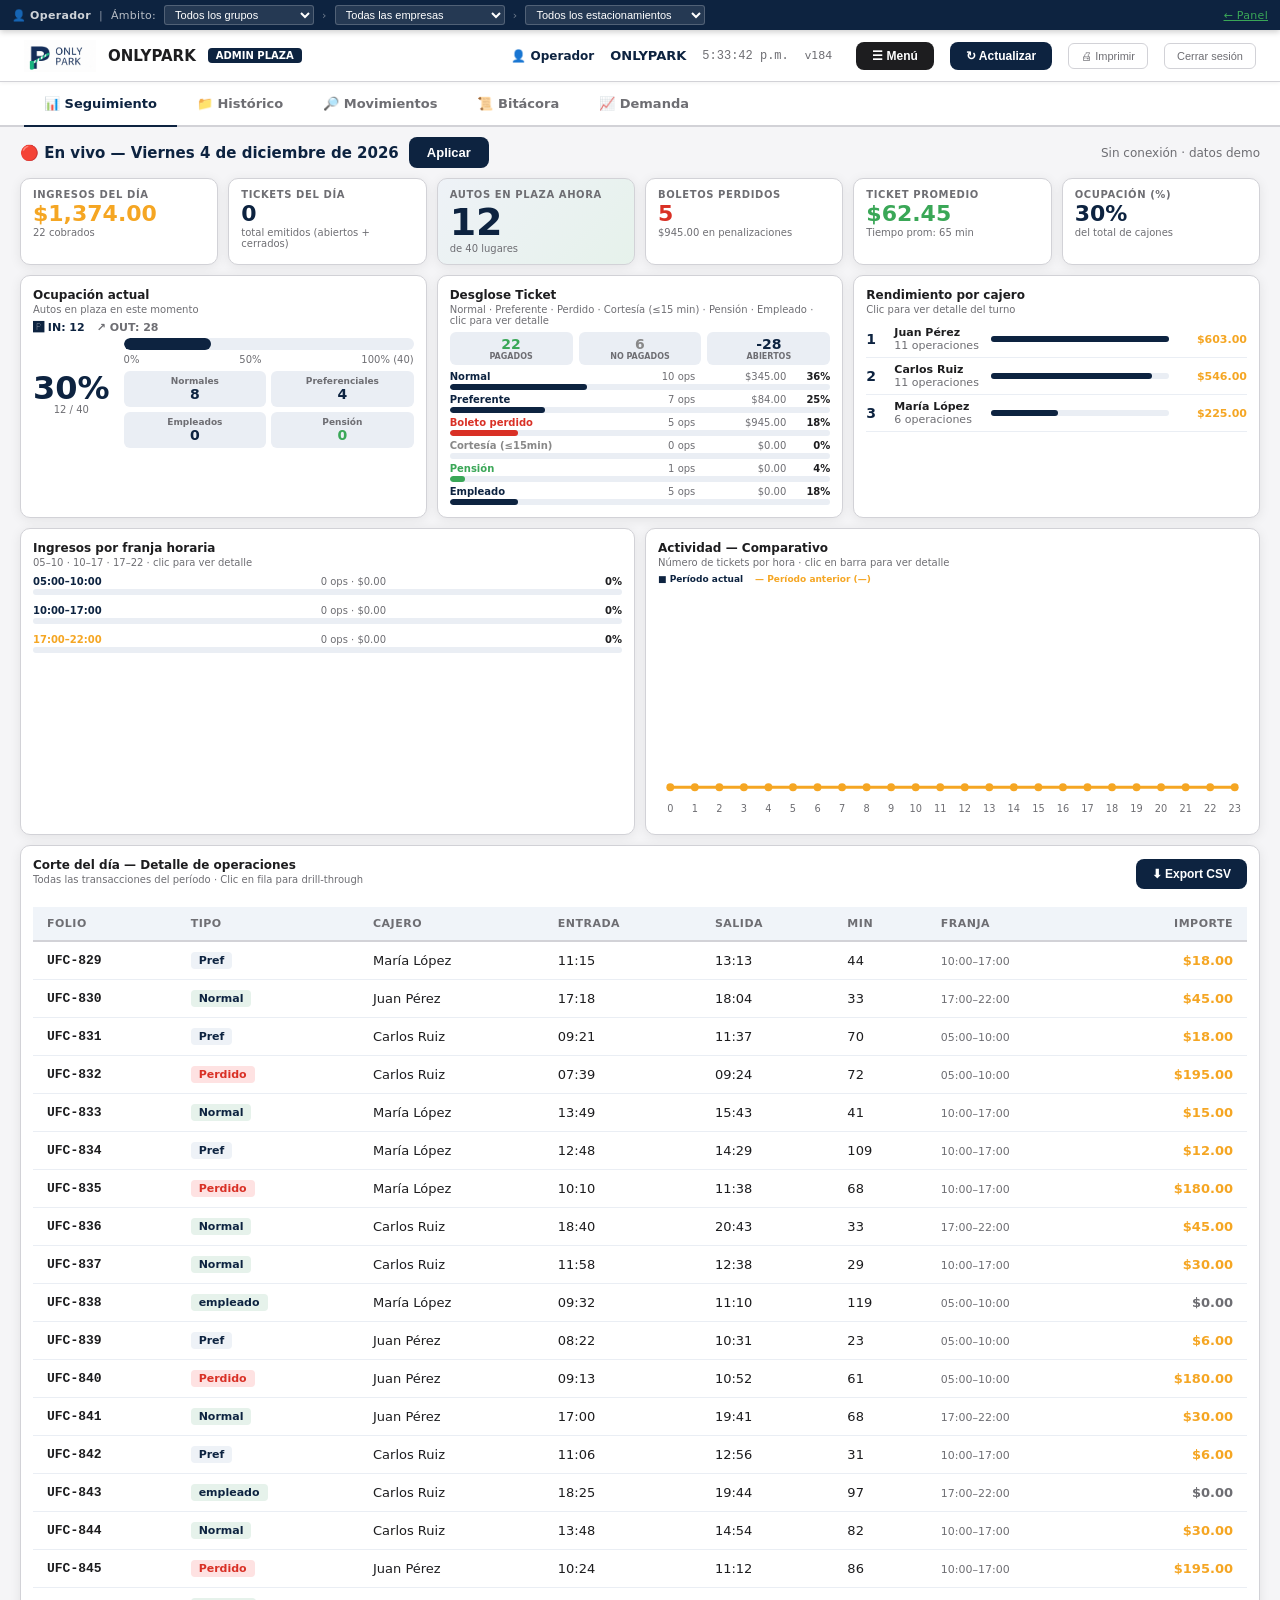
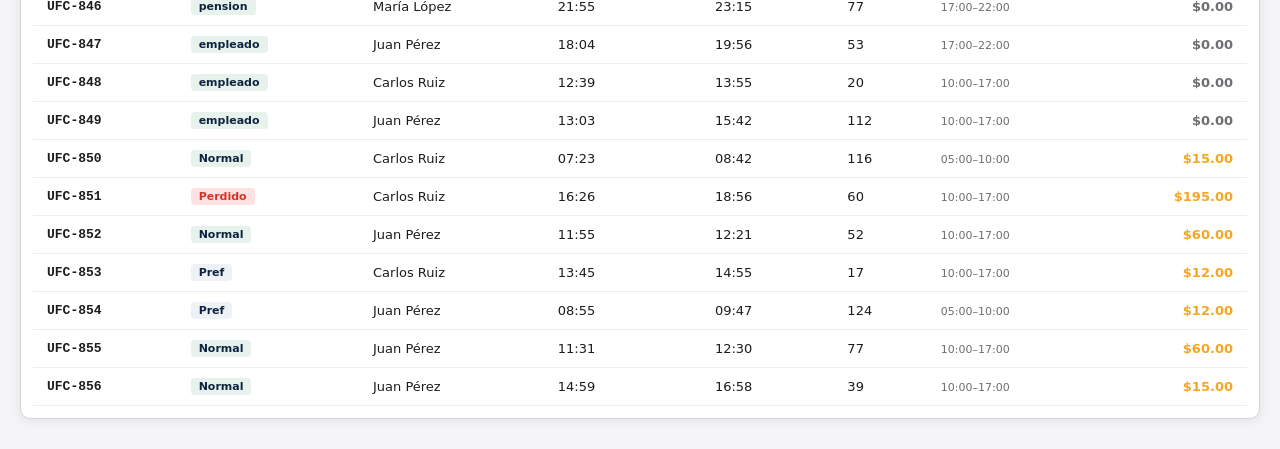
<file: app/portales/corporativo.html>
<!DOCTYPE html>
<html lang="es">
<head>
<meta charset="UTF-8">
<meta name="viewport" content="width=device-width, initial-scale=1.0">
<title>ONLYPARK · Dashboard Admin</title>
<meta name="mobile-web-app-capable" content="yes">
<meta name="apple-mobile-web-app-capable" content="yes">
<meta name="apple-mobile-web-app-status-bar-style" content="black-translucent">
<meta name="apple-mobile-web-app-title" content="ONLYPARK Admin">
<meta name="theme-color" content="#0d2340">
<link rel="manifest" href="manifest_admin.json">
<style>
:root {
  --bg:      #F5F5F7;
  --white:   #FFFFFF;
  --border:  #D2D2D7;
  --accent:  #0d2340;
  --accent2: #0d2340;
  --green:   #3aa757;
  --red:     #D93025;
  --gold:    #F5A623;
  --text:    #1D1D1F;
  --muted:   #6E6E73;
  --card-sh: 0 2px 12px rgba(0,0,0,.08);
}
* { box-sizing:border-box; margin:0; padding:0; }
body { font-family:'Segoe UI',system-ui,sans-serif; background:var(--bg);
       color:var(--text); min-height:100vh; }

/* NAV */
nav { background:#fff; border-bottom:1px solid var(--border);
      padding:0 24px; height:52px; display:flex; align-items:center;
      gap:12px; position:sticky; top:0; z-index:100;
      box-shadow:0 1px 4px rgba(0,0,0,.06); }
.nav-logo { height:28px; }
.nav-title { font-size:15px; font-weight:800; color:var(--text); }
.nav-badge { font-size:10px; font-weight:700; background:var(--accent);
             color:#fff; border-radius:4px; padding:2px 8px; }
.nav-right { margin-left:auto; display:flex; align-items:center; gap:16px; }
.nav-plaza { font-size:13px; font-weight:700; color:var(--accent); }
.nav-clock { font-size:12px; color:var(--muted); font-family:monospace; }
.btn-refresh { background:var(--accent); color:#fff; border:none;
               border-radius:8px; padding:7px 16px; font-size:12px;
               font-weight:700; cursor:pointer; }

/* MENÚ ADMIN */
.nav-menu-wrap { position:relative; }
.nav-menu-list { display:none; position:absolute; top:calc(100% + 6px); right:0;
  background:#fff; border:1px solid var(--border); border-radius:10px;
  box-shadow:0 8px 24px rgba(0,0,0,.15); min-width:220px; padding:6px; z-index:200; }
.nav-menu-list.open { display:block; }
.nav-menu-item { display:flex; align-items:center; gap:10px; width:100%;
  background:none; border:none; text-align:left; padding:10px 12px;
  border-radius:7px; font-size:13px; font-weight:600; color:var(--text);
  cursor:pointer; text-decoration:none; }
.nav-menu-item:hover { background:var(--bg); }
.nav-menu-sep { height:1px; background:var(--border); margin:6px 4px; }

/* TABS */
.tabs { background:#fff; border-bottom:2px solid var(--border);
        display:flex; padding:0 24px; gap:0; }
.tab { padding:14px 20px; font-size:13px; font-weight:600; color:var(--muted);
       cursor:pointer; border-bottom:2px solid transparent; margin-bottom:-2px;
       transition:all .15s; }
.tab.active { color:var(--accent); border-bottom-color:var(--accent); }
.tab:hover { color:var(--text); }
.tab-section { display:none; }
.tab-section.active { display:block; }

/* LAYOUT */
.container { max-width:1400px; margin:0 auto; padding:10px 20px; }

/* FILTROS */
.filtros { display:flex; gap:10px; align-items:center; margin-bottom:10px;
           flex-wrap:wrap; }
.filtros label { font-size:12px; font-weight:700; color:var(--muted);
                 text-transform:uppercase; letter-spacing:.5px; }
.filtros select, .filtros input[type=date] {
  border:1.5px solid var(--border); border-radius:8px;
  padding:7px 12px; font-size:13px; background:#fff;
  color:var(--text); cursor:pointer; }
.filtros select:focus, .filtros input:focus {
  outline:none; border-color:var(--accent); }
.btn-filtro { background:var(--accent); color:#fff; border:none;
              border-radius:8px; padding:8px 18px; font-size:13px;
              font-weight:700; cursor:pointer; }

/* KPI CARDS */
.kpi-grid { display:grid; grid-template-columns:repeat(6,1fr);
            gap:10px; margin-bottom:10px; }
@media (max-width:1100px) { .kpi-grid { grid-template-columns:repeat(3,1fr); } }
@media (max-width:600px)  { .kpi-grid { grid-template-columns:repeat(2,1fr); } }
.kpi-card { background:var(--white); border-radius:10px;
            border:1px solid var(--border); padding:10px 12px;
            box-shadow:var(--card-sh); cursor:pointer;
            transition:transform .15s, box-shadow .15s; position:relative; }
.kpi-card:hover { transform:translateY(-2px);
                  box-shadow:0 6px 20px rgba(0,0,0,.12); }
.kpi-card.selected { border-color:var(--accent); border-width:2px; }
.kpi-label { font-size:10px; font-weight:700; color:var(--muted);
             text-transform:uppercase; letter-spacing:.6px; margin-bottom:3px; }
.kpi-value { font-size:22px; font-weight:900; line-height:1; margin-bottom:2px; }
.kpi-sub   { font-size:10px; color:var(--muted); }
.kpi-delta { position:absolute; top:10px; right:10px; font-size:10px;
             font-weight:700; padding:2px 6px; border-radius:4px; }
.delta-up   { background:#DCFCE7; color:#16A34A; }
.delta-down { background:#FEE2E2; color:#DC2626; }

/* CHARTS GRID */
.charts-grid { display:grid; grid-template-columns:1fr 1fr; gap:10px;
               margin-bottom:10px; }
@media (max-width:900px) { .charts-grid { grid-template-columns:1fr; } }
.chart-card { background:var(--white); border-radius:10px;
              border:1px solid var(--border); padding:12px;
              box-shadow:var(--card-sh); }
.chart-title { font-size:12px; font-weight:800; margin-bottom:2px;
               color:var(--text); }
.chart-sub   { font-size:10px; color:var(--muted); margin-bottom:6px; }

/* DRILL-DOWN: ventana pop (overlay fijo, no requiere recorrer la pantalla) */
.drill-panel { display:none; position:fixed; inset:0; background:rgba(0,0,0,.45);
               z-index:1000; align-items:center; justify-content:center; padding:20px; }
.drill-panel.open { display:flex; }
.drill-box { background:var(--white); border-radius:12px; border:2px solid var(--accent);
             padding:20px; box-shadow:0 20px 60px rgba(0,0,0,.3);
             max-width:900px; width:100%; max-height:85vh; overflow-y:auto; }
.drill-header { display:flex; align-items:center; gap:10px; margin-bottom:16px; }
.drill-back { background:var(--accent); color:#fff; border:none;
              border-radius:6px; padding:6px 14px; font-size:12px;
              font-weight:700; cursor:pointer; }

/* MODAL PARÁMETROS */
.modal-overlay { display:none; position:fixed; inset:0; background:rgba(0,0,0,.45);
                  z-index:1000; align-items:center; justify-content:center; padding:20px; }
.modal-overlay.open { display:flex; }
.modal-box { background:var(--white); border-radius:14px; max-width:720px; width:100%;
             max-height:88vh; overflow-y:auto; box-shadow:0 20px 60px rgba(0,0,0,.3); }
.modal-head { display:flex; align-items:center; gap:10px; padding:18px 22px;
              border-bottom:1px solid var(--border); position:sticky; top:0;
              background:var(--white); border-radius:14px 14px 0 0; }
.modal-title { font-size:16px; font-weight:900; }
.modal-close { margin-left:auto; background:none; border:none; font-size:20px;
               color:var(--muted); cursor:pointer; line-height:1; }
.modal-body { padding:20px 22px; display:flex; flex-direction:column; gap:20px; }
.param-card { border:1px solid var(--border); border-radius:10px; padding:16px 18px; }
.param-card h3 { font-size:12px; font-weight:800; text-transform:uppercase;
                  letter-spacing:.5px; color:var(--muted); margin-bottom:10px; }
.param-row { display:flex; gap:10px; align-items:center; flex-wrap:wrap; }
.param-row input, .param-row select { border:1.5px solid var(--border); border-radius:8px;
              padding:8px 12px; font-size:13px; flex:1; min-width:140px; }
.param-btn { background:var(--accent); color:#fff; border:none; border-radius:8px;
             padding:8px 16px; font-size:12px; font-weight:700; cursor:pointer; white-space:nowrap; }
.param-btn.outline { background:#fff; color:var(--accent); border:1.5px solid var(--accent); }
.param-card.proximamente { opacity:.6; background:#FAFAFA; }
.param-tag { display:inline-block; font-size:10px; font-weight:700; background:#eaeef4;
             color:var(--accent); border-radius:99px; padding:3px 10px; margin-left:8px; }
.cajero-list-row { display:flex; align-items:center; gap:10px; padding:8px 0;
                    border-bottom:1px solid #eaeef4; font-size:13px; }
.cajero-list-row .rol-badge { font-size:10px; font-weight:700; padding:2px 8px;
                                border-radius:99px; background:#e6f2eb; color:var(--accent2); }
.cajero-list-row .estado-inactivo { color:var(--red); font-size:11px; font-weight:700; }
.drill-title { font-size:14px; font-weight:800; color:var(--accent); }
.drill-path  { font-size:11px; color:var(--muted); margin-left:auto; }

/* TABLA DETALLE */
.tabla-wrap { overflow-x:auto; }
table { width:100%; border-collapse:collapse; font-size:13px; }
th { background:#f0f4f9; padding:10px 14px; text-align:left;
     font-size:11px; font-weight:700; color:var(--muted);
     text-transform:uppercase; letter-spacing:.5px;
     border-bottom:2px solid var(--border); }
td { padding:10px 14px; border-bottom:1px solid #eaeef4; }
tr:hover td { background:#FAFAFE; cursor:pointer; }
.badge { display:inline-block; padding:2px 8px; border-radius:4px;
         font-size:11px; font-weight:700; }
.b-normal { background:#e6f2eb; color:#0d2340; }
.b-pref   { background:#eef2f7; color:#0d2340; }
.b-perdido{ background:#FEE2E2; color:#D93025; }
.b-cortesia{background:#F5F5F5; color:#6E6E73; }

/* OCUPACIÓN GAUGE */
.ocupacion-wrap { display:flex; align-items:center; gap:14px; flex-wrap:wrap; }
.gauge-num { text-align:center; }
.gauge-pct { font-size:32px; font-weight:900; color:var(--accent); line-height:1; }
.gauge-bar-wrap { flex:1; min-width:140px; }
.gauge-bar-bg { background:#eaeef4; border-radius:99px; height:12px; overflow:hidden; }
.gauge-bar-fill { height:100%; border-radius:99px;
                  background:linear-gradient(90deg,var(--accent),var(--accent2));
                  transition:width .6s ease; }
.gauge-labels { display:flex; justify-content:space-between;
                font-size:10px; color:var(--muted); margin-top:4px; }

/* FRANJA BARRAS */
.franja-bars { display:flex; gap:8px; align-items:flex-end;
               height:70px; padding-top:6px; }
.franja-col { flex:1; display:flex; flex-direction:column;
              align-items:center; gap:3px; }
.franja-bar-wrap { flex:1; width:100%; display:flex; align-items:flex-end; }
.franja-bar { width:100%; border-radius:6px 6px 0 0;
              transition:height .5s ease; cursor:pointer; }
.franja-label { font-size:9px; color:var(--muted); font-weight:700;
                text-align:center; }
.franja-value { font-size:11px; font-weight:800; color:var(--text); }

/* RANKING CAJEROS */
.cajero-row { display:flex; align-items:center; gap:8px;
              padding:5px 0; border-bottom:1px solid #eaeef4; }
.cajero-num  { font-size:14px; font-weight:900; color:var(--accent);
               min-width:20px; }
.cajero-name { flex:1; font-size:11px; font-weight:700; }
.cajero-bar  { flex:2; }
.cajero-bar-bg { background:#eaeef4; border-radius:99px; height:6px; }
.cajero-bar-fill { height:100%; border-radius:99px; background:var(--accent); }
.cajero-val  { font-size:11px; font-weight:800; color:var(--gold);
               min-width:70px; text-align:right; }

/* TOAST */
.toast { position:fixed; bottom:20px; right:20px; background:#1D1D1F;
         color:#fff; border-radius:10px; padding:12px 18px;
         font-size:13px; font-weight:600; z-index:9999;
         transform:translateY(60px); opacity:0; transition:all .3s; }
.toast.show { transform:translateY(0); opacity:1; }

/* LOGIN */
#op-login-overlay { position:fixed; inset:0; background:#1D1D1F; z-index:999999;
  display:flex; align-items:center; justify-content:center; }
#op-login-overlay.hidden { display:none; }
.op-login-box { background:#fff; border-radius:16px; padding:32px 28px; width:90%; max-width:340px;
  box-shadow:0 20px 60px rgba(0,0,0,.4); text-align:center; }
.op-login-box h2 { font-size:18px; font-weight:900; margin-bottom:4px; }
.op-login-box p { font-size:12px; color:#6E6E73; margin-bottom:18px; }
.op-login-box input { width:100%; border:1.5px solid #D2D2D7; border-radius:8px; padding:11px 12px;
  font-size:14px; margin-bottom:10px; box-sizing:border-box; }
.op-login-box button { width:100%; background:#0d2340; color:#fff; border:none; border-radius:8px;
  padding:12px; font-size:14px; font-weight:700; cursor:pointer; }
.op-login-error { color:#D93025; font-size:12px; margin-top:8px; min-height:16px; }

/* IMPRIMIR / PDF — solo se ve la pestaña activa en pantalla (el resto ya
   está display:none); aquí se oculta además todo lo que no aporta a un
   reporte impreso (nav, botones, modales, toasts). */
@media print {
  nav, .tabs, .toast, .modal-overlay, .drill-panel, #op-login-overlay,
  .nav-menu-list, button, .btn-refresh { display:none !important; }
  body { background:#fff; }
  .container { max-width:100%; padding:0; }
  .card, .chart-card { box-shadow:none; border:1px solid #ccc; break-inside:avoid; }
  .grid2, .grid3, .charts-grid { break-inside:avoid; }
}
</style>
  <script src="no-login.js"></script>
</head>
<body>

<div id="op-login-overlay" class="hidden">
  <div class="op-login-box">
    <h2>🔒 Iniciar sesión</h2>
    <p>ONLYPARK · <span id="op-login-app-nombre"></span></p>
    <input type="text" id="op-login-usuario" placeholder="Usuario" autocomplete="username">
    <input type="password" id="op-login-password" placeholder="Contraseña" autocomplete="current-password">
    <button onclick="opIntentarLogin()">Entrar</button>
    <div class="op-login-error" id="op-login-error"></div>
  </div>
</div>

<nav>
  <img src="../assets/logo.png" alt="ONLYPARK" style="height:32px;width:auto;display:block">
  <span class="nav-title">ONLYPARK</span>
  <span class="nav-badge">ADMIN PLAZA</span>
  <div class="nav-right">
    <span id="nav-usuario" style="font-size:12px;color:var(--accent);font-weight:700"></span>
    <span class="nav-plaza" id="nav-plaza">ONLYPARK</span>
    <span class="nav-clock" id="nav-clock">--:--:--</span>
    <span id="app-version" style="font-size:11px;color:var(--muted);margin-right:8px">v184</span>
    <div class="nav-menu-wrap">
      <button class="btn-refresh" style="background:var(--text)" onclick="toggleNavMenu(event)">☰ Menú</button>
      <div class="nav-menu-list" id="nav-menu-list">
        <button class="nav-menu-item" onclick="cerrarNavMenu(); abrirParametros();">⚙ Parámetros del sistema</button>
        <button class="nav-menu-item" onclick="cerrarNavMenu(); abrirGestionManual();">✍️ Gestión manual de tickets</button>
        <button class="nav-menu-item" onclick="cerrarNavMenu(); abrirEditorHistoricoAdm();">📊 Captura histórico mensual</button>
        <button class="nav-menu-item" onclick="cerrarNavMenu(); abrirAvisoOperador();">💬 Chat con operadores <span id="badge-preguntas-pendientes" style="display:none;background:#D93025;color:#fff;border-radius:10px;padding:1px 7px;font-size:11px;font-weight:800;margin-left:6px">0</span></button>
        <a class="nav-menu-item" href="ONLYPARK_Promo_Admin.html" target="_blank">📢 Promociones</a>
        <a class="nav-menu-item" href="ONLYPARK_Pensiones.html" target="_blank">🅿️ Pensiones</a>
        <div class="nav-menu-sep"></div>
        <a class="nav-menu-item" href="index.html">🏠 Portal principal</a>
      </div>
    </div>
    <button class="btn-refresh" onclick="cargarDatos()">↻ Actualizar</button>
    <button onclick="window.print()" style="background:none;border:1px solid var(--border);border-radius:6px;padding:6px 12px;font-size:11px;color:var(--muted);cursor:pointer">🖨 Imprimir</button>
    <button onclick="cerrarSesion()" style="background:none;border:1px solid var(--border);border-radius:6px;padding:6px 12px;font-size:11px;color:var(--muted);cursor:pointer">Cerrar sesión</button>
  </div>
</nav>

<div class="tabs">
  <div class="tab active" onclick="showTabModo('seguimiento',this)">📊 Seguimiento</div>
  <div class="tab" onclick="showTabModo('historico',this)">📁 Histórico</div>
  <div class="tab" onclick="showTab('movimientos',this)">🔎 Movimientos</div>
  <div class="tab" onclick="showTab('bitacora',this)">📜 Bitácora</div>
  <div class="tab" onclick="showTab('demanda',this)">📈 Demanda</div>
</div>

<div class="container">

<div class="tab-section active" id="tab-dashboard">

  <!-- FILTROS -->
  <div class="filtros">
    <span id="periodo-label" style="font-size:15px;font-weight:800;color:var(--accent);white-space:nowrap">Cargando…</span>
    <span id="filtro-periodo-wrap" style="display:flex;gap:10px;align-items:center;flex-wrap:wrap">
      <label>Período</label>
      <select id="filtro-periodo" onchange="onFiltroCambio()">
        <option value="hoy">Hoy</option>
        <option value="lunes">Lunes</option>
        <option value="martes">Martes</option>
        <option value="miercoles">Miércoles</option>
        <option value="jueves">Jueves</option>
        <option value="viernes">Viernes</option>
        <option value="sabado">Sábado</option>
        <option value="domingo">Domingo</option>
        <option value="semana">Esta semana</option>
        <option value="semana_pasada">Semana pasada</option>
        <option value="mes">Este mes</option>
        <option value="custom">Personalizado</option>
      </select>
      <input type="date" id="filtro-desde" style="display:none">
      <input type="date" id="filtro-hasta" style="display:none">
    </span>
    <button class="btn-filtro" onclick="cargarDatos()">Aplicar</button>
    <span style="margin-left:auto;font-size:12px;color:var(--muted)"
          id="ultima-actualizacion">Cargando...</span>
  </div>

  <!-- KPI CARDS -->
  <div class="kpi-grid" id="kpi-grid-main">
    <div class="kpi-card" onclick="drillDown('ingresos')" title="Ver detalle">
      <div class="kpi-label">Ingresos del día</div>
      <div class="kpi-value" style="color:var(--gold)" id="kpi-ingresos">$0</div>
      <div class="kpi-sub" id="kpi-ingresos-sub">0 operaciones</div>
      <div class="kpi-delta delta-up" id="kpi-ingresos-delta">↑ vs ayer</div>
    </div>
    <div class="kpi-card" onclick="drillDown('tickets_dia')" title="Ver detalle">
      <div class="kpi-label">Tickets del día</div>
      <div class="kpi-value" style="color:var(--accent)" id="kpi-tickets-dia">0</div>
      <div class="kpi-sub">total emitidos (abiertos + cerrados)</div>
    </div>
    <div class="kpi-card" id="kpi-card-autos" onclick="drillDown('ocupacion')" title="Ver detalle" style="background:linear-gradient(135deg,#eef2f7,#e6f2eb)">
      <div class="kpi-label">Autos en plaza AHORA</div>
      <div class="kpi-value" style="color:var(--accent);font-size:38px" id="kpi-ocupacion-num">0</div>
      <div class="kpi-sub" id="kpi-ocupacion-sub">de 0 lugares</div>
    </div>
    <div class="kpi-card" onclick="drillDown('boletos_perdidos')" title="Ver detalle">
      <div class="kpi-label">Boletos perdidos</div>
      <div class="kpi-value" style="color:var(--red)" id="kpi-perdidos">0</div>
      <div class="kpi-sub" id="kpi-perdidos-sub">$0 en penalizaciones</div>
    </div>
    <div class="kpi-card" onclick="drillDown('ticket_promedio')" title="Ver detalle">
      <div class="kpi-label">Ticket promedio</div>
      <div class="kpi-value" style="color:var(--green)" id="kpi-ticket">$0</div>
      <div class="kpi-sub" id="kpi-ticket-sub">Tiempo prom: 0 min</div>
    </div>
    <div class="kpi-card" id="kpi-card-ocupacion-pct" onclick="drillDown('ocupacion')" title="Ver detalle">
      <div class="kpi-label">Ocupación (%)</div>
      <div class="kpi-value" style="color:var(--accent)" id="kpi-ocupacion">0%</div>
      <div class="kpi-sub">del total de cajones</div>
    </div>
  </div>

  <!-- DRILL-DOWN: ventana pop -->
  <div class="drill-panel" id="drill-panel" onclick="if(event.target===this) cerrarDrill()">
    <div class="drill-box">
      <div class="drill-header">
        <button class="drill-back" onclick="cerrarDrill()">← Volver</button>
        <span class="drill-title" id="drill-title">Detalle</span>
        <span class="drill-path" id="drill-path"></span>
        <button onclick="cerrarDrill()" style="background:none;border:none;font-size:20px;color:var(--muted);cursor:pointer;line-height:1;margin-left:8px" title="Cerrar">✕</button>
      </div>
      <div id="drill-ministats" style="display:flex;gap:14px;flex-wrap:wrap;font-size:12px;font-weight:700;background:#f0f4f9;border-radius:8px;padding:8px 14px;margin-bottom:14px"></div>
      <div id="drill-content"></div>
    </div>
  </div>

  <!-- EDITOR DE HISTÓRICO MENSUAL: corrección manual (ej. error de dedo al
       capturar un año previo al sistema). -->
  <div class="modal-overlay" id="modal-editar-historico-adm">
    <div class="modal-box" style="max-width:420px">
      <div class="modal-head">
        <span class="modal-title">✏️ Editar histórico mensual</span>
        <button class="modal-close" onclick="cerrarEditorHistoricoAdm()">✕</button>
      </div>
      <div class="modal-body">
        <div style="display:flex;align-items:center;gap:8px">
          <label style="font-size:12px;color:var(--muted)">Año</label>
          <select id="edit-hist-anio-adm" onchange="cargarEditorHistoricoAnioAdm()"
            style="padding:5px 8px;border:1.5px solid var(--border);border-radius:6px;font-size:13px"></select>
        </div>
        <div id="edit-hist-meses-adm" style="display:flex;flex-direction:column;gap:6px"></div>
        <button class="btn" style="margin-top:14px;width:100%" onclick="guardarEditorHistoricoAdm()">💾 Guardar</button>
      </div>
    </div>
  </div>

  <!-- MODAL PARÁMETROS -->
  <div class="modal-overlay" id="modal-parametros">
    <div class="modal-box">
      <div class="modal-head">
        <span class="modal-title">⚙ Parámetros del sistema</span>
        <button class="modal-close" onclick="cerrarParametros()">✕</button>
      </div>
      <div class="modal-body">

        <div class="param-card">
          <h3>Edificio</h3>
          <div class="param-row">
            <input type="text" id="param-edificio-nombre" placeholder="Nombre del edificio">
            <input type="number" id="param-capacidad" min="1" placeholder="Cantidad de cajones">
            <button class="param-btn" onclick="guardarCapacidad()">Guardar</button>
          </div>
          <div style="font-size:11px;color:var(--muted);margin-top:8px">
            Por ahora un edificio = una plaza. Si más adelante esta plaza tiene varios edificios físicos, se separa en su propia tabla.
          </div>
        </div>

        <div class="param-card">
          <h3>Tarifas y tolerancia</h3>
          <div class="param-row">
            <label style="font-size:11px;color:var(--muted);min-width:110px">Tarifa normal ($/hr)</label>
            <input type="number" id="param-tarifa-normal" min="0" step="0.5">
          </div>
          <div class="param-row">
            <label style="font-size:11px;color:var(--muted);min-width:110px">Tarifa preferencial ($/hr)</label>
            <input type="number" id="param-tarifa-pref" min="0" step="0.5">
          </div>
          <div class="param-row">
            <label style="font-size:11px;color:var(--muted);min-width:110px">Boleto perdido ($ fijo)</label>
            <input type="number" id="param-tarifa-perdido" min="0" step="1">
          </div>
          <div class="param-row">
            <label style="font-size:11px;color:var(--muted);min-width:110px">Tolerancia (min)</label>
            <input type="number" id="param-tolerancia" min="0" step="1">
          </div>
          <div class="param-row">
            <button class="param-btn" onclick="guardarTarifas()">Guardar tarifas</button>
          </div>
        </div>

        <div class="param-card">
          <h3>Empresa y datos fiscales</h3>
          <div class="param-row">
            <input type="text" id="param-empresa-grupo" placeholder="Empresa / Grupo">
            <input type="text" id="param-rfc" placeholder="RFC">
          </div>
          <div class="param-row">
            <input type="text" id="param-ciudad" placeholder="Ciudad">
            <input type="text" id="param-estado" placeholder="Estado">
          </div>
          <div class="param-row">
            <input type="text" id="param-direccion" placeholder="Dirección">
          </div>
          <div class="param-row">
            <button class="param-btn" onclick="guardarDatosFiscales()">Guardar</button>
          </div>
        </div>

        <div class="param-card">
          <h3>Horarios de operación</h3>
          <div class="param-row">
            <label style="font-size:11px;color:var(--muted);min-width:110px">Inicio de operaciones</label>
            <input type="time" id="param-hora-apertura">
          </div>
          <div class="param-row">
            <label style="font-size:11px;color:var(--muted);min-width:110px">Cambio de turno 1</label>
            <input type="time" id="param-hora-relevo1">
          </div>
          <div class="param-row">
            <label style="font-size:11px;color:var(--muted);min-width:110px">Cambio de turno 2</label>
            <input type="time" id="param-hora-relevo2">
          </div>
          <div class="param-row">
            <label style="font-size:11px;color:var(--muted);min-width:110px">Cierre del día</label>
            <input type="time" id="param-hora-cierre">
          </div>
          <div class="param-row">
            <button class="param-btn" onclick="guardarHorarios()">Guardar horarios</button>
          </div>
          <div style="font-size:11px;color:var(--muted);margin-top:8px">
            Los botones de Inicio de turno, Relevo y Cierre del día en el Operador solo se habilitan desde una hora antes de cada horario configurado aquí.
          </div>
        </div>

        <div class="param-card">
          <h3>URL de facturación</h3>
          <div class="param-row">
            <input type="url" id="param-url-facturacion" placeholder="https://...">
            <button class="param-btn" onclick="guardarUrlFacturacion()">Guardar</button>
          </div>
          <div style="font-size:11px;color:var(--muted);margin-top:8px">
            Esta liga se convierte en el QR que aparece en el ticket impreso cuando hay un monto a cobrar.
          </div>
        </div>

        <div class="param-card">
          <h3>Promociones</h3>
          <div class="param-row">
            <label style="display:flex;align-items:center;gap:8px;font-size:13px;font-weight:700;flex:1">
              <input type="checkbox" id="param-promociones-habilitado" style="width:16px;height:16px" onchange="guardarPromocionesHabilitado()">
              Módulo de promociones activo
            </label>
            <a class="param-btn outline" href="ONLYPARK_Promo_Admin.html" target="_blank">Abrir Promociones →</a>
          </div>
          <div style="font-size:11px;color:var(--muted);margin-top:8px" id="param-promociones-hint"></div>
        </div>

        <div class="param-card">
          <h3>Pensiones</h3>
          <div class="param-row">
            <div style="flex:1;font-size:12.5px;color:var(--muted)">
              Captura y administra a los clientes con pensión activa.
            </div>
            <a class="param-btn outline" href="ONLYPARK_Pensiones.html" target="_blank">Abrir Pensiones →</a>
          </div>
        </div>

        <div class="param-card">
          <h3>Operadores / Cajeros<span class="param-tag" id="cajeros-count">0</span></h3>
          <div id="lista-cajeros" style="margin-bottom:12px"></div>
          <div class="param-row">
            <input type="text" id="nuevo-cajero-nombre" placeholder="Nombre">
            <input type="text" id="nuevo-cajero-usuario" placeholder="Usuario">
            <input type="password" id="nuevo-cajero-password" placeholder="Contraseña" autocomplete="new-password">
            <select id="nuevo-cajero-rol">
              <option value="cajero">Cajero / Operador</option>
              <option value="admin_plaza">Administrador de plaza</option>
              <option value="corporativo">Oficina central</option>
            </select>
            <button class="param-btn" onclick="agregarCajero()">+ Agregar</button>
          </div>
          <div style="font-size:11px;color:var(--muted);margin-top:8px">
            Este usuario/contraseña es lo que se pide al entrar a cualquiera de los 3 portales (Operador, Administrador, Oficina central) según su rol.
          </div>
        </div>

        <div class="param-card">
          <h3>Empleados<span class="param-tag" id="empleados-count">0</span></h3>
          <div style="font-size:12.5px;color:var(--muted);margin-bottom:8px">
            Catálogo de empleados con cortesía de estacionamiento. Al dar entrada tipo "Empleado" en la caseta, el cajero elige de esta lista quién es.
          </div>
          <div id="lista-empleados" style="margin-bottom:12px"></div>
          <div class="param-row">
            <input type="text" id="nuevo-empleado-nombre" placeholder="Nombre completo">
            <input type="text" id="nuevo-empleado-puesto" placeholder="Puesto">
            <input type="text" id="nuevo-empleado-area" placeholder="Área">
            <button class="param-btn" id="btn-guardar-empleado" onclick="agregarEmpleado()">+ Agregar</button>
            <button class="param-btn outline" id="btn-cancelar-edicion-empleado" style="display:none" onclick="cancelarEdicionEmpleado()">Cancelar</button>
          </div>
        </div>

        <div class="param-card proximamente" style="display:none">
          <h3>Administrador de usuarios<span class="param-tag">Próximamente</span></h3>
          <div style="font-size:12.5px;color:var(--muted)">
            Aquí se van a manejar las cuentas y permisos de acceso a los 3 portales (Operador, Administrador, Oficina central).
          </div>
        </div>

      </div>
    </div>
  </div>

  <!-- ══ MODAL: BITÁCORA ══ -->

  <!-- ══ MODAL: GESTIÓN MANUAL DE TICKETS ══ -->
  <div class="modal-overlay" id="modal-gestion-manual">
    <div class="modal-box" style="max-width:820px">
      <div class="modal-head">
        <span class="modal-title">✍️ Gestión manual de tickets</span>
        <button class="modal-close" onclick="cerrarGestionManual()">✕</button>
      </div>
      <div class="modal-body">

        <div class="param-card">
          <h3>Cancelar ticket</h3>
          <div style="font-size:12.5px;color:var(--muted);margin-bottom:10px">
            Busca un folio, revisa sus datos y cancélalo con un motivo — queda marcado como CANCELADO (no se borra) y no cuenta en reportes ni ingresos. El motivo se registra en la bitácora.
          </div>
          <div class="param-row">
            <input type="text" id="gm-folio-buscar" placeholder="Folio a cancelar">
            <button class="param-btn outline" onclick="buscarTicketParaCancelar()">Buscar</button>
          </div>
          <div id="gm-cancelar-detalle" style="margin-top:10px"></div>
        </div>

        <div class="param-card">
          <h3>Captura manual de ticket</h3>
          <div style="font-size:12.5px;color:var(--muted);margin-bottom:10px">
            Para registrar movimientos que no quedaron en el sistema (ej. falla de energía) — captura folio, fecha, horas, cajeros e importe a mano.
          </div>
          <div class="param-row">
            <input type="text" id="gm-folio" placeholder="Folio">
            <select id="gm-tipo">
              <option value="normal">Normal</option>
              <option value="preferencial">Preferencial</option>
              <option value="pension">Pensión</option>
              <option value="empleado">Empleado</option>
            </select>
            <input type="date" id="gm-fecha">
          </div>
          <div class="param-row" style="margin-top:8px">
            <label style="font-size:11px;color:var(--muted);min-width:95px">Entrada</label>
            <input type="time" id="gm-hora-entrada">
            <input type="text" id="gm-cajero-entrada" placeholder="Cajero de entrada">
          </div>
          <div class="param-row" style="margin-top:8px">
            <label style="font-size:11px;color:var(--muted);min-width:95px">Salida</label>
            <input type="time" id="gm-hora-salida">
            <input type="text" id="gm-cajero-salida" placeholder="Cajero de salida (si ya salió)">
          </div>
          <div class="param-row" style="margin-top:8px">
            <label style="font-size:11px;color:var(--muted);min-width:95px">Cobro</label>
            <input type="number" id="gm-importe" placeholder="Monto cobrado ($)" min="0" step="0.5" style="max-width:140px">
          </div>
          <div class="param-row" style="margin-top:8px">
            <textarea id="gm-motivo" placeholder="Nota / motivo de la captura manual (ej. falla de energía el 15/julio en la mañana)" style="flex:1;min-height:50px;border:1.5px solid var(--border);border-radius:8px;padding:8px 12px;font-size:13px;font-family:inherit"></textarea>
          </div>
          <div class="param-row" style="margin-top:10px">
            <button class="param-btn" onclick="guardarCapturaManual()">+ Guardar ticket</button>
          </div>
        </div>

      </div>
    </div>
  </div>

  <!-- ══ MODAL: AVISO A OPERADORES ══ -->
  <div class="modal-overlay" id="modal-aviso-operador">
    <div class="modal-box" style="max-width:480px">
      <div class="modal-head">
        <span class="modal-title">💬 Chat con operadores</span>
        <button class="modal-close" onclick="cerrarAvisoOperador()">✕</button>
      </div>
      <div class="modal-body">
        <div class="param-card">
          <div style="font-size:12.5px;color:var(--muted);margin-bottom:10px">
            El mensaje aparece la próxima vez que ese operador (o todos) use la tablet — por ejemplo, para pedirles que presionen "Actualizar app" antes de iniciar su turno.
          </div>
          <div class="param-row">
            <select id="aviso-destinatario" style="flex:1">
              <option value="">Todos los operadores</option>
            </select>
          </div>
          <div class="param-row" style="margin-top:10px">
            <textarea id="aviso-mensaje" placeholder="Ej. Por favor presiona el botón 'Actualizar app' antes de iniciar tu turno de hoy." style="flex:1;min-height:80px;border:1.5px solid var(--border);border-radius:8px;padding:8px 12px;font-size:13px;font-family:inherit"></textarea>
          </div>
          <div class="param-row" style="margin-top:10px">
            <button class="param-btn" onclick="enviarAvisoOperador()">📣 Enviar aviso</button>
          </div>
        </div>
        <div class="param-card">
          <h3>Preguntas de los operadores</h3>
          <div id="preguntas-operadores-lista" style="display:flex;flex-direction:column;gap:10px;max-height:280px;overflow-y:auto">
            <div style="font-size:12.5px;color:var(--muted)">Cargando...</div>
          </div>
        </div>
      </div>
    </div>
  </div>

  <!-- CHARTS ROW 1 -->
  <div class="charts-grid" style="grid-template-columns:repeat(3,1fr)" id="charts-row1">

    <!-- Ocupación actual -->
    <div class="chart-card" id="card-ocupacion-actual">
      <div class="chart-title">Ocupación actual</div>
      <div class="chart-sub">Autos en plaza en este momento</div>
      <div style="display:flex;gap:12px;font-size:11px;font-weight:700;margin-bottom:4px" title="IN = autos dentro ahora · OUT = tickets del período que ya salieron">
        <span style="color:#0d2340">🅿 IN: <span id="stat-in">0</span></span>
        <span style="color:#6E6E73">↗ OUT: <span id="stat-out">0</span></span>
      </div>
      <div class="ocupacion-wrap">
        <div class="gauge-num">
          <div class="gauge-pct" id="gauge-pct">0%</div>
          <div style="font-size:10px;color:var(--muted)" id="gauge-sub">0 / 40</div>
        </div>
        <div class="gauge-bar-wrap">
          <div class="gauge-bar-bg">
            <div class="gauge-bar-fill" id="gauge-fill" style="width:0%"></div>
          </div>
          <div class="gauge-labels">
            <span>0%</span>
            <span>50%</span>
            <span>100% (40)</span>
          </div>
          <div style="margin-top:6px;display:grid;grid-template-columns:1fr 1fr;gap:5px">
            <div style="background:#eaeef4;border-radius:6px;padding:5px 6px;text-align:center;cursor:pointer" onclick="drillOcupacionTipo('normal')" title="Ver detalle">
              <div style="font-size:9px;color:var(--muted);font-weight:700">Normales</div>
              <div style="font-size:14px;font-weight:900;color:#0d2340" id="ocu-normal">0</div>
            </div>
            <div style="background:#eaeef4;border-radius:6px;padding:5px 6px;text-align:center;cursor:pointer" onclick="drillOcupacionTipo('preferencial')" title="Ver detalle">
              <div style="font-size:9px;color:var(--muted);font-weight:700">Preferenciales</div>
              <div style="font-size:14px;font-weight:900;color:#0d2340" id="ocu-pref">0</div>
            </div>
            <div style="background:#eaeef4;border-radius:6px;padding:5px 6px;text-align:center;cursor:pointer" onclick="drillOcupacionTipo('empleado')" title="Ver detalle">
              <div style="font-size:9px;color:var(--muted);font-weight:700">Empleados</div>
              <div style="font-size:14px;font-weight:900;color:#0d2340" id="ocu-empleado">0</div>
            </div>
            <div style="background:#eaeef4;border-radius:6px;padding:5px 6px;text-align:center;cursor:pointer" onclick="drillOcupacionTipo('pension')" title="Ver detalle">
              <div style="font-size:9px;color:var(--muted);font-weight:700">Pensión</div>
              <div style="font-size:14px;font-weight:900;color:#3aa757" id="ocu-pension">0</div>
            </div>
          </div>
        </div>
      </div>
    </div>

    <!-- Evolución mensual (historico_mensual) — solo visible en Histórico,
         no en Seguimiento. Solo lectura: la captura/corrección manual vive
         en el menú (📊 Captura histórico mensual), no aquí. -->
    <div class="chart-card" id="card-evolucion-mensual" style="display:none">
      <div class="chart-title">📊 Evolución mensual</div>
      <div class="chart-sub" id="historico-sub-adm">Cargando…</div>
      <div id="tabla-historico-mensual-adm" style="overflow-x:auto;margin-top:8px"></div>
    </div>

    <!-- Desglose Ticket -->
    <div class="chart-card">
      <div class="chart-title">Desglose Ticket</div>
      <div class="chart-sub">Normal · Preferente · Perdido · Cortesía (≤15 min) · Pensión · Empleado · clic para ver detalle</div>
      <div style="display:flex;gap:6px;margin-bottom:6px" id="desglose-pagos"></div>
      <div id="mix-bars" style="display:flex;flex-direction:column;gap:4px;margin-top:4px"></div>
    </div>

    <!-- Ranking cajeros -->
    <div class="chart-card">
      <div class="chart-title">Rendimiento por cajero</div>
      <div class="chart-sub">Clic para ver detalle del turno</div>
      <div id="cajero-ranking"></div>
    </div>
  </div>

  <!-- CHARTS ROW 2 -->
  <div class="charts-grid">

    <!-- Ingresos por franja horaria -->
    <div class="chart-card">
      <div class="chart-title">Ingresos por franja horaria</div>
      <div class="chart-sub">05–10 · 10–17 · 17–22 · clic para ver detalle</div>
      <div id="franja-bars" style="display:flex;flex-direction:column;gap:10px;margin-top:8px"></div>
    </div>

    <!-- Actividad: barras periodo actual + línea periodo anterior superpuesta -->
    <div class="chart-card">
      <div class="chart-title">Actividad — Comparativo</div>
      <div class="chart-sub">Número de tickets por hora · clic en barra para ver detalle</div>
      <div style="display:flex;gap:12px;font-size:9px;font-weight:700;margin-bottom:2px">
        <span style="color:var(--accent)">■ Período actual</span>
        <span style="color:#F5A623">— Período anterior (<span id="actividad-anterior-sub">—</span>)</span>
      </div>
      <div id="actividad-comparativa"></div>
    </div>
  </div>

  <!-- TABLA CORTE DIARIO -->
  <div class="chart-card" style="margin-bottom:20px">
    <div style="display:flex;align-items:center;gap:10px;margin-bottom:16px">
      <div>
        <div class="chart-title">Corte del día — Detalle de operaciones</div>
        <div class="chart-sub">Todas las transacciones del período · Clic en fila para drill-through</div>
      </div>
      <button onclick="exportarCSV()" style="margin-left:auto;background:var(--accent);
              color:#fff;border:none;border-radius:8px;padding:8px 16px;
              font-size:12px;font-weight:700;cursor:pointer">⬇ Export CSV</button>
    </div>
    <div class="tabla-wrap">
      <table>
        <thead>
          <tr>
            <th>Folio</th><th>Tipo</th><th>Cajero</th>
            <th>Entrada</th><th>Salida</th><th>Min</th>
            <th>Franja</th><th style="text-align:right">Importe</th>
          </tr>
        </thead>
        <tbody id="tabla-ops"></tbody>
      </table>
    </div>
    <div id="tabla-empty" style="text-align:center;padding:28px;color:var(--muted);font-size:14px;display:none">
      Sin operaciones para el período seleccionado
    </div>
  </div>

</div><!-- /tab-section dashboard -->

<!-- ══ TAB MOVIMIENTOS: copia del buscador de la caseta, pero sin límite a
     "hoy" — el administrador recibe quejas/preguntas de cualquier día y
     necesita localizar el movimiento rápido con todos los filtros. ══ -->
<div class="tab-section" id="tab-movimientos">

  <div class="filtros" style="margin-bottom:10px">
    <label style="font-size:11px;font-weight:700;color:var(--muted);text-transform:uppercase;letter-spacing:.5px">Rango</label>
    <select id="filtro-periodo-rapido-mov" onchange="aplicarPeriodoRapidoMovAdmin()">
      <option value="hoy" selected>Hoy</option>
      <option value="ayer">Ayer</option>
      <option value="lunes">Lunes</option>
      <option value="martes">Martes</option>
      <option value="miercoles">Miércoles</option>
      <option value="jueves">Jueves</option>
      <option value="viernes">Viernes</option>
      <option value="sabado">Sábado</option>
      <option value="domingo">Domingo</option>
      <option value="semana">Esta semana</option>
      <option value="mes">Este mes</option>
    </select>
    <input type="date" id="filtro-desde-mov">
    <input type="date" id="filtro-hasta-mov">
    <button class="btn-filtro" onclick="actualizarMovimientosAdmin()">↻ Buscar</button>
    <span style="margin-left:auto;font-size:12px;color:var(--muted)" id="mov-fuente-adm"></span>
  </div>

  <div style="display:flex;gap:8px;flex-wrap:wrap;margin-bottom:8px">
    <input id="filtro-folio-mov" type="text" placeholder="🔍 Folio entrada" oninput="refrescarMovimientosAdmin()"
      style="border:1.5px solid var(--accent);border-radius:6px;padding:6px 10px;font-size:13px;width:130px" />
    <select id="filtro-tipo-mov" onchange="refrescarMovimientosAdmin()"
      style="border:1.5px solid var(--accent);border-radius:6px;padding:6px 10px;font-size:13px">
      <option value="todos">Todos los movimientos</option>
      <option value="entrada">Normal</option>
      <option value="preferencial">Preferencial</option>
      <option value="empleado">Empleados</option>
      <option value="pension">Pensión</option>
    </select>
    <select id="filtro-franja-mov" onchange="refrescarMovimientosAdmin()"
      style="border:1.5px solid var(--accent);border-radius:6px;padding:6px 10px;font-size:13px">
      <option value="todas">Todas las franjas</option>
      <option value="f1">05:00–10:00</option>
      <option value="f2">10:00–17:00</option>
      <option value="f3">17:00–22:00</option>
    </select>
    <select id="filtro-estatus-mov" onchange="refrescarMovimientosAdmin()"
      style="border:1.5px solid var(--accent);border-radius:6px;padding:6px 10px;font-size:13px">
      <option value="todos">Todos los estatus</option>
      <option value="abierto">Abierto</option>
      <option value="cerrados">Cerrados (pagados)</option>
      <option value="cobrado">Cobrado</option>
      <option value="perdido">Perdido</option>
      <option value="cortesia">Cortesía</option>
    </select>
    <select id="orden-mov-adm" onchange="refrescarMovimientosAdmin()"
      style="border:1.5px solid var(--accent);border-radius:6px;padding:6px 10px;font-size:13px">
      <option value="reciente">Más reciente primero</option>
      <option value="folio">Ordenar por folio</option>
      <option value="folio_salida">Ordenar por folio de cobro</option>
      <option value="estatus">Ordenar por estatus</option>
      <option value="tipo">Ordenar por tipo</option>
      <option value="hora_entrada">Ordenar por hora de entrada</option>
      <option value="hora_salida">Ordenar por hora de salida (cobro)</option>
      <option value="monto">Ordenar por monto (mayor primero)</option>
      <option value="cajero_entrada">Ordenar por cajero que recibe</option>
      <option value="cajero_salida">Ordenar por cajero que cobra</option>
      <option value="empleado">Ordenar por empleado</option>
      <option value="pension">Ordenar por pensionado</option>
    </select>
    <button onclick="toggleFiltrosAvanzadosMovAdmin()" id="btn-toggle-filtros-avanzados-adm"
      style="border:1.5px solid var(--accent);border-radius:6px;padding:6px 12px;font-size:13px;background:#eef2f7;color:var(--accent);cursor:pointer;font-weight:700">▾ Más filtros</button>
    <button onclick="limpiarFiltrosMovimientosAdmin()" title="Regresa todos los filtros a su valor por default"
      style="border:1.5px solid var(--border);border-radius:6px;padding:6px 12px;font-size:13px;background:#fff;color:var(--muted);cursor:pointer;font-weight:700">✕ Limpiar filtros</button>
  </div>

  <div id="mov-filtros-avanzados-adm" style="display:none;flex-direction:column;gap:8px;padding:8px 0;border-top:1px dashed var(--border);margin-bottom:8px">
    <div style="display:flex;gap:8px;flex-wrap:wrap;align-items:center">
      <span style="font-size:11px;font-weight:800;color:var(--muted);text-transform:uppercase;width:100%">Folios y cajeros</span>
      <input id="filtro-folio-salida-mov" type="text" placeholder="🔍 Folio salida" oninput="refrescarMovimientosAdmin()"
        style="border:1.5px solid var(--border);border-radius:6px;padding:6px 10px;font-size:13px;width:130px" />
      <select id="filtro-cajero-entrada-mov" onchange="refrescarMovimientosAdmin()"
        style="border:1.5px solid var(--border);border-radius:6px;padding:6px 10px;font-size:13px">
        <option value="todos">Cajero que recibe: todos</option>
      </select>
      <select id="filtro-cajero-salida-mov" onchange="refrescarMovimientosAdmin()"
        style="border:1.5px solid var(--border);border-radius:6px;padding:6px 10px;font-size:13px">
        <option value="todos">Cajero que cobra: todos</option>
      </select>
    </div>
    <div style="display:flex;gap:8px;flex-wrap:wrap;align-items:center">
      <span style="font-size:11px;font-weight:800;color:var(--muted);text-transform:uppercase;width:100%">Horarios</span>
      <label style="font-size:12px;color:var(--muted)">Entrada desde
        <input id="filtro-hora-entrada-desde-mov" type="time" onchange="refrescarMovimientosAdmin()" style="border:1.5px solid var(--border);border-radius:6px;padding:5px 8px;font-size:13px"></label>
      <label style="font-size:12px;color:var(--muted)">hasta
        <input id="filtro-hora-entrada-hasta-mov" type="time" onchange="refrescarMovimientosAdmin()" style="border:1.5px solid var(--border);border-radius:6px;padding:5px 8px;font-size:13px"></label>
      <label style="font-size:12px;color:var(--muted)">Salida desde
        <input id="filtro-hora-salida-desde-mov" type="time" onchange="refrescarMovimientosAdmin()" style="border:1.5px solid var(--border);border-radius:6px;padding:5px 8px;font-size:13px"></label>
      <label style="font-size:12px;color:var(--muted)">hasta
        <input id="filtro-hora-salida-hasta-mov" type="time" onchange="refrescarMovimientosAdmin()" style="border:1.5px solid var(--border);border-radius:6px;padding:5px 8px;font-size:13px"></label>
    </div>
    <div style="display:flex;gap:8px;flex-wrap:wrap;align-items:center">
      <span style="font-size:11px;font-weight:800;color:var(--muted);text-transform:uppercase;width:100%">Empleados</span>
      <select id="filtro-empleado-mov" onchange="refrescarMovimientosAdmin()"
        style="border:1.5px solid var(--border);border-radius:6px;padding:6px 10px;font-size:13px">
        <option value="todos">Todos los empleados</option>
      </select>
      <input id="filtro-empleado-buscar-mov" type="text" placeholder="🔍 Buscar empleado" oninput="refrescarMovimientosAdmin()"
        style="border:1.5px solid var(--border);border-radius:6px;padding:6px 10px;font-size:13px;width:150px" />
      <select id="filtro-empleado-area-mov" onchange="refrescarMovimientosAdmin()"
        style="border:1.5px solid var(--border);border-radius:6px;padding:6px 10px;font-size:13px">
        <option value="todos">Todas las áreas</option>
      </select>
      <select id="filtro-empleado-puesto-mov" onchange="refrescarMovimientosAdmin()"
        style="border:1.5px solid var(--border);border-radius:6px;padding:6px 10px;font-size:13px">
        <option value="todos">Todos los puestos</option>
      </select>
    </div>
    <div style="display:flex;gap:8px;flex-wrap:wrap;align-items:center">
      <span style="font-size:11px;font-weight:800;color:var(--muted);text-transform:uppercase;width:100%">Pensiones</span>
      <select id="filtro-pension-mov" onchange="refrescarMovimientosAdmin()"
        style="border:1.5px solid var(--border);border-radius:6px;padding:6px 10px;font-size:13px">
        <option value="todos">Todas las pensiones</option>
      </select>
      <input id="filtro-pension-id-mov" type="text" placeholder="🔍 Pension ID" oninput="refrescarMovimientosAdmin()"
        style="border:1.5px solid var(--border);border-radius:6px;padding:6px 10px;font-size:13px;width:130px" />
      <input id="filtro-pension-cliente-mov" type="text" placeholder="🔍 Cliente" oninput="refrescarMovimientosAdmin()"
        style="border:1.5px solid var(--border);border-radius:6px;padding:6px 10px;font-size:13px;width:130px" />
      <select id="filtro-pension-tipo-mov" onchange="refrescarMovimientosAdmin()"
        style="border:1.5px solid var(--border);border-radius:6px;padding:6px 10px;font-size:13px">
        <option value="todos">Todos los tipos</option>
        <option value="dia">Día</option>
        <option value="noche">Noche</option>
        <option value="24h">24 horas</option>
      </select>
    </div>
  </div>

  <div id="mov-resumen-adm" style="display:flex;gap:10px;flex-wrap:wrap;padding:8px 0;font-size:12px"></div>

  <div class="chart-card" style="overflow:auto">
    <div style="min-width:1550px">
      <div id="mov-header-adm" style="display:grid;grid-template-columns:22px 100px 100px 85px minmax(160px,1fr) 100px 100px 80px 70px 70px 90px 90px 90px 75px 80px;
           gap:8px;padding:6px 14px;background:var(--bg);border-radius:6px;
           font-size:11px;color:var(--muted);font-weight:700;text-transform:uppercase;position:sticky;top:0">
        <span></span>
        <span>Folio entrada</span>
        <span>Folio salida</span>
        <span>Tipo</span>
        <span>Descripción</span>
        <span>Empleado</span>
        <span>Pensionado</span>
        <span>Tipo pensión</span>
        <span style="text-align:center">Hora entrada</span>
        <span style="text-align:center">Hora salida</span>
        <span style="text-align:center">Estancia</span>
        <span>Cajero entrada</span>
        <span>Cajero salida</span>
        <span style="text-align:right">Importe</span>
        <span>Estatus</span>
      </div>
      <div id="mov-lista-adm"></div>
    </div>
  </div>

  <div style="padding:14px 0;display:flex;justify-content:flex-end">
    <button onclick="exportarMovimientosAdminCSV()" style="background:var(--accent);
            color:#fff;border:none;border-radius:8px;padding:9px 20px;
            font-size:13px;font-weight:700;cursor:pointer">⬇ Exportar CSV</button>
  </div>

</div>

<!-- MODAL DETALLE DE MOVIMIENTO (tab Movimientos de Admin) -->
<div class="modal-overlay" id="modal-detalle-movimiento-adm">
  <div class="modal-box" style="max-width:520px">
    <div class="modal-head">
      <span class="modal-title">📄 Detalle del movimiento</span>
      <button class="modal-close" onclick="document.getElementById('modal-detalle-movimiento-adm').classList.remove('open')">✕</button>
    </div>
    <div class="modal-body">
      <div id="detalle-mov-adm-contenido" style="font-size:13px;line-height:1.9"></div>
    </div>
  </div>
</div>

<!-- ══ TAB BITÁCORA: registro de auditoría (login/cobro/cierre/relevo/arqueo)
     — antes era un modal colgado del ☰ Menú, ahora es una pestaña más del
     tablero para que el admin la consulte igual de rápido que Movimientos. ══ -->
<div class="tab-section" id="tab-bitacora">
  <div class="param-card">
    <div class="param-row">
      <label style="font-size:11px;color:var(--muted)">Desde</label>
      <input type="date" id="bit-desde">
      <label style="font-size:11px;color:var(--muted)">Hasta</label>
      <input type="date" id="bit-hasta">
      <label style="font-size:11px;color:var(--muted)">Hora desde</label>
      <input type="time" id="bit-hora-desde">
      <label style="font-size:11px;color:var(--muted)">Hora hasta</label>
      <input type="time" id="bit-hora-hasta">
    </div>
    <div class="param-row" style="margin-top:10px">
      <input type="text" id="bit-usuario" placeholder="Usuario (nombre o usuario)">
      <select id="bit-accion">
        <option value="">Todas las acciones</option>
        <option value="login">Login</option>
        <option value="cobro">Cobro</option>
        <option value="cancelacion">Cancelación</option>
        <option value="arqueo">Arqueo</option>
        <option value="relevo">Relevo</option>
        <option value="cierre_dia">Cierre de día</option>
        <option value="reimpresion_comprobante">Reimpresión comprobante</option>
        <option value="atajo_teclado">Atajo de teclado (F2-F8)</option>
        <option value="folio_leido">Folio leído</option>
        <option value="seleccion">Selección (pensión/empleado)</option>
        <option value="impresion">Impresión</option>
        <option value="vista_pantalla">Vista de pantalla</option>
      </select>
      <button class="param-btn" onclick="buscarBitacora()">🔍 Buscar</button>
      <button class="param-btn outline" onclick="exportarBitacoraCSV()">⬇ Exportar CSV</button>
    </div>
  </div>
  <div style="font-size:12px;color:var(--muted);font-weight:700;margin-top:10px" id="bitacora-count">—</div>
  <div id="bitacora-tabla"></div>
</div>

<!-- ══ TAB DEMANDA (embebida — carga perezosa la primera vez que se abre) ══ -->
<div class="tab-section" id="tab-demanda">
  <iframe id="iframe-demanda" title="Análisis de Demanda"
    style="width:100%;height:1650px;border:none;border-radius:12px;background:#fff"></iframe>
</div>

</div><!-- /container -->

<div class="toast" id="toast"></div>

<script>
// ══ CONFIG ══
const SUPABASE_URL = 'https://ixumzgorhuhftasgrmhg.supabase.co';
const SUPABASE_KEY = 'eyJhbGciOiJIUzI1NiIsInR5cCI6IkpXVCJ9.eyJpc3MiOiJzdXBhYmFzZSIsInJlZiI6Iml4dW16Z29yaHVoZnRhc2dybWhnIiwicm9sZSI6ImFub24iLCJpYXQiOjE3ODU0NjY2NDQsImV4cCI6MjEwMTA0MjY0NH0.Zmz8nqDqanNdjLN5UrG0zPlc6THDWHeZkddS7ztO1GA';
const PLAZA_ID     = ''; // Se obtiene automáticamente

// ══ ESTADO ══
let DATOS = {
  operaciones: [],
  turno_actual: null,
  autos_en_plaza: 0,
  capacidad: 40
};
let _drillActual = null;

// ══ CLOCK ══
setInterval(() => {
  document.getElementById('nav-clock').textContent =
    new Date().toLocaleTimeString('es-MX');
}, 1000);

// ══ MODO DE TABLERO (Seguimiento = hoy en vivo, sin filtros · Histórico =
// tablero completo con filtros de período) — ambos modos reusan el MISMO
// tablero/JS/DOM: no hay dos copias de estado ni de renderizado, solo se
// bloquea el período a "hoy" y se ocultan 3 tarjetas que no aplican a una
// instantánea en vivo (Autos en plaza / Ocupación % / Ocupación actual).
let MODO_TAB = 'seguimiento';
function showTabModo(modo, el) {
  MODO_TAB = modo;
  document.querySelectorAll('.tab-section').forEach(s=>s.classList.remove('active'));
  document.querySelectorAll('.tab').forEach(t=>t.classList.remove('active'));
  document.getElementById('tab-dashboard').classList.add('active');
  el.classList.add('active');
  logBitacora('vista_pantalla', { pantalla: modo === 'historico' ? 'Histórico' : 'Seguimiento' });
  aplicarModoTab();
  cargarDatos();
}
function aplicarModoTab() {
  const esHistorico = MODO_TAB === 'historico';
  document.getElementById('filtro-periodo-wrap').style.display = esHistorico ? '' : 'none';
  document.getElementById('kpi-card-autos').style.display = esHistorico ? 'none' : '';
  document.getElementById('kpi-card-ocupacion-pct').style.display = esHistorico ? 'none' : '';
  document.getElementById('card-ocupacion-actual').style.display = esHistorico ? 'none' : '';
  // Evolución mensual solo tiene sentido en Histórico (reemplaza a Ocupación
  // actual, que se oculta ahí) — charts-row1 siempre muestra 3 tarjetas, no
  // hace falta cambiar el número de columnas.
  document.getElementById('card-evolucion-mensual').style.display = esHistorico ? '' : 'none';
  document.getElementById('kpi-grid-main').style.gridTemplateColumns = esHistorico ? 'repeat(4,1fr)' : 'repeat(6,1fr)';
  if (!esHistorico) {
    document.getElementById('filtro-periodo').value = 'hoy';
    document.getElementById('filtro-desde').style.display = 'none';
    document.getElementById('filtro-hasta').style.display = 'none';
  } else {
    cargarHistoricoMensualAdm();
  }
}

// ══ EVOLUCIÓN MENSUAL (tabla de hechos historico_mensual) — solo Histórico ══
// Combina 3 fuentes por mes: (1) años previos al sistema, capturados una
// sola vez a mano (origen='manual', nunca se sobreescriben); (2) meses ya
// cerrados dentro del sistema, calculados una vez desde 'tickets' y
// guardados (origen='sistema'); (3) el mes en curso, que SIEMPRE se
// recalcula en vivo (nunca confía en el valor guardado) para que se vea
// "pintando" mientras avanza el mes. Antes vivía en Demanda.html
// (compartido con Corporativo); se movió aquí porque la edición/captura
// manual es una tarea de Admin, no algo que deba verse en una vista de
// solo-análisis.
const MESES_NOMBRE_ADM = ['Enero','Febrero','Marzo','Abril','Mayo','Junio','Julio','Agosto','Septiembre','Octubre','Noviembre','Diciembre'];
let PLAZA_ID_HIST_ADM = null;
async function obtenerPlazaIdHistAdm() {
  if (PLAZA_ID_HIST_ADM) return PLAZA_ID_HIST_ADM;
  try {
    const r = await fetch(`${SUPABASE_URL}/rest/v1/dim_plaza?select=plaza_id&limit=1`, {
      headers: { apikey: SUPABASE_KEY, Authorization: 'Bearer ' + SUPABASE_KEY }
    });
    const rows = r.ok ? await r.json() : [];
    PLAZA_ID_HIST_ADM = rows[0] ? rows[0].plaza_id : null;
  } catch (e) { PLAZA_ID_HIST_ADM = null; }
  return PLAZA_ID_HIST_ADM;
}
async function calcularMesDesdeTicketsAdm(anio, mes) {
  const desde = `${anio}-${String(mes).padStart(2,'0')}-01`;
  const ultimoDia = new Date(anio, mes, 0).getDate();
  const hasta = `${anio}-${String(mes).padStart(2,'0')}-${String(ultimoDia).padStart(2,'0')}`;
  const base = `${SUPABASE_URL}/rest/v1/tickets?fecha_op=gte.${desde}&fecha_op=lte.${hasta}&select=importe,estatus`;
  const rows = await fetchPaginado(base, { apikey: SUPABASE_KEY, Authorization: 'Bearer ' + SUPABASE_KEY }, 20000);
  const validos = rows.filter(t => t.estatus !== 'cancelado');
  const monto = validos.reduce((s,t) => s + (Number(t.importe)||0), 0);
  return { monto, tickets: validos.length };
}
async function cargarHistoricoMensualAdm() {
  const cont = document.getElementById('tabla-historico-mensual-adm');
  const sub = document.getElementById('historico-sub-adm');
  const headers = { apikey: SUPABASE_KEY, Authorization: 'Bearer ' + SUPABASE_KEY };
  const plazaId = await obtenerPlazaIdHistAdm();
  if (!plazaId) { sub.textContent = 'No se pudo determinar la plaza'; return; }

  const hoy = new Date();
  const anioActual = hoy.getFullYear(), mesActual = hoy.getMonth()+1;
  const anioAnterior = anioActual - 1;
  sub.textContent = `${anioAnterior} vs ${anioActual} · importe cobrado por mes`;

  try {
    const r = await fetch(`${SUPABASE_URL}/rest/v1/historico_mensual?plaza_id=eq.${plazaId}&anio=in.(${anioAnterior},${anioActual})&select=anio,mes,monto_total,origen`, { headers });
    const filas = r.ok ? await r.json() : [];
    const mapa = {}; // mapa[anio][mes] = {monto, origen}
    filas.forEach(f => { (mapa[f.anio] = mapa[f.anio]||{})[f.mes] = { monto: Number(f.monto_total)||0, origen: f.origen }; });

    const porGuardar = [];
    for (const anio of [anioAnterior, anioActual]) {
      const tope = anio === anioActual ? mesActual : 12;
      for (let mes = 1; mes <= tope; mes++) {
        const existente = mapa[anio] && mapa[anio][mes];
        const esMesActual = anio === anioActual && mes === mesActual;
        if (existente && !esMesActual) continue; // ya guardado (manual o sistema) y cerrado
        const { monto, tickets } = await calcularMesDesdeTicketsAdm(anio, mes);
        // Si el sistema no tiene NINGÚN ticket ese mes (y no es el mes en
        // curso), NO se guarda ni se muestra $0 — $0 diría "hubo cero
        // ingresos" cuando la realidad es "no tenemos ese dato" (el sistema
        // solo tiene historial de las últimas semanas). Se deja en "—" para
        // que quede claro que falta capturarlo a mano.
        if (tickets > 0 || esMesActual) {
          (mapa[anio] = mapa[anio]||{})[mes] = { monto, origen: 'sistema' };
          porGuardar.push({ plaza_id: plazaId, anio, mes, monto_total: monto, tickets_totales: tickets, origen: 'sistema', actualizado_en: new Date().toISOString() });
        }
      }
    }
    if (porGuardar.length) {
      fetch(`${SUPABASE_URL}/rest/v1/historico_mensual?on_conflict=plaza_id,anio,mes`, {
        method: 'POST',
        headers: { ...headers, 'Content-Type': 'application/json', Prefer: 'resolution=merge-duplicates,return=minimal' },
        body: JSON.stringify(porGuardar)
      }).catch(()=>{});
    }

    renderHistoricoMensualAdm(mapa, anioAnterior, anioActual, mesActual);
  } catch (e) {
    cont.innerHTML = '<div style="text-align:center;padding:20px;color:var(--muted)">No se pudo cargar el histórico</div>';
  }
}
function renderHistoricoMensualAdm(mapa, anioAnterior, anioActual, mesActual) {
  const fmt = n => n.toLocaleString('es-MX',{style:'currency',currency:'MXN'});
  const val = (anio, mes) => (mapa[anio] && mapa[anio][mes]) ? mapa[anio][mes].monto : 0;
  const filas = MESES_NOMBRE_ADM.map((nombre, i) => {
    const mes = i+1;
    const anterior = mapa[anioAnterior] && mapa[anioAnterior][mes] ? val(anioAnterior, mes) : null;
    const actual = mapa[anioActual] && mapa[anioActual][mes] ? val(anioActual, mes) : null;
    return { mes, nombre, anterior, actual };
  });
  const totalAnterior = filas.reduce((s,f)=>s+(f.anterior||0), 0);
  const totalActual = filas.reduce((s,f)=>s+(f.actual||0), 0);
  const varPct = (actual, anterior) => {
    if (actual == null || anterior == null) return null;
    if (!anterior) return null;
    return (actual - anterior) / anterior * 100;
  };
  const fmtVar = v => v == null ? '—' : `${v>0?'+':''}${v.toFixed(1)}%`;
  const colorVar = v => v == null ? 'var(--muted)' : (v >= 0 ? 'var(--green)' : 'var(--red)');
  const filaHtml = (label, anterior, actual, vPct, esTotal, destacar) => `
    <tr style="${esTotal?'border-top:2px solid var(--border);font-weight:900':'border-bottom:1px solid var(--border)'}${destacar?';background:#eef2f7':''}">
      <td style="padding:7px">${label}</td>
      <td style="padding:7px;text-align:right">${anterior==null?'—':fmt(anterior)}</td>
      <td style="padding:7px;text-align:right">${actual==null?'—':fmt(actual)}</td>
      <td style="padding:7px;text-align:right;font-weight:800;color:${colorVar(vPct)}">${fmtVar(vPct)}</td>
    </tr>`;
  const cuerpo = filas.map(f => filaHtml(
    f.nombre + (f.mes===mesActual ? ' (en curso)' : ''),
    f.anterior, f.actual, varPct(f.actual, f.anterior), false, f.mes===mesActual
  )).join('');
  const totalRow = filaHtml('Total general', totalAnterior||null, totalActual||null, varPct(totalActual, totalAnterior), true, false);
  document.getElementById('tabla-historico-mensual-adm').innerHTML = `
    <table style="width:100%;border-collapse:collapse;font-size:12px">
      <thead><tr style="border-bottom:2px solid var(--border)">
        <th style="text-align:left;padding:7px">Mes</th>
        <th style="text-align:right;padding:7px">${anioAnterior}</th>
        <th style="text-align:right;padding:7px">${anioActual}</th>
        <th style="text-align:right;padding:7px">Var %</th>
      </tr></thead>
      <tbody>${cuerpo}${totalRow}</tbody>
    </table>`;
}
// Editor: corrección manual (ej. error de dedo al capturar un año previo al
// sistema). Guardar siempre marca origen 'manual', así el recálculo
// automático nunca lo vuelve a pisar.
function abrirEditorHistoricoAdm() {
  const sel = document.getElementById('edit-hist-anio-adm');
  const hoy = new Date().getFullYear();
  sel.innerHTML = '';
  for (let a = hoy; a >= hoy - 5; a--) sel.innerHTML += `<option value="${a}">${a}</option>`;
  sel.value = hoy - 1;
  document.getElementById('modal-editar-historico-adm').classList.add('open');
  cargarEditorHistoricoAnioAdm();
}
function cerrarEditorHistoricoAdm() {
  document.getElementById('modal-editar-historico-adm').classList.remove('open');
}
async function cargarEditorHistoricoAnioAdm() {
  const anio = document.getElementById('edit-hist-anio-adm').value;
  const plazaId = await obtenerPlazaIdHistAdm();
  const cont = document.getElementById('edit-hist-meses-adm');
  cont.innerHTML = 'Cargando…';
  const r = await fetch(`${SUPABASE_URL}/rest/v1/historico_mensual?plaza_id=eq.${plazaId}&anio=eq.${anio}&select=mes,monto_total`, {
    headers: { apikey: SUPABASE_KEY, Authorization: 'Bearer ' + SUPABASE_KEY }
  });
  const rows = r.ok ? await r.json() : [];
  const valores = {};
  rows.forEach(row => valores[row.mes] = row.monto_total);
  cont.innerHTML = MESES_NOMBRE_ADM.map((nombre,i) => {
    const mes = i+1;
    return `<label style="display:flex;justify-content:space-between;align-items:center;gap:8px;font-size:12px">
      <span style="width:90px">${nombre}</span>
      <input type="number" step="0.01" id="edit-hist-mes-adm-${mes}" value="${valores[mes]!=null?valores[mes]:''}" placeholder="0"
        style="flex:1;border:1.5px solid var(--border);border-radius:6px;padding:5px 8px;text-align:right">
    </label>`;
  }).join('');
}
async function guardarEditorHistoricoAdm() {
  const anio = parseInt(document.getElementById('edit-hist-anio-adm').value);
  const plazaId = await obtenerPlazaIdHistAdm();
  const filas = [];
  for (let mes = 1; mes <= 12; mes++) {
    const el = document.getElementById(`edit-hist-mes-adm-${mes}`);
    const val = el.value.trim();
    if (val === '') continue;
    filas.push({ plaza_id: plazaId, anio, mes, monto_total: Number(val), tickets_totales: 0, origen: 'manual', actualizado_en: new Date().toISOString() });
  }
  if (!filas.length) { cerrarEditorHistoricoAdm(); return; }
  try {
    const r = await fetch(`${SUPABASE_URL}/rest/v1/historico_mensual?on_conflict=plaza_id,anio,mes`, {
      method: 'POST',
      headers: {
        apikey: SUPABASE_KEY, Authorization: 'Bearer ' + SUPABASE_KEY,
        'Content-Type': 'application/json', Prefer: 'resolution=merge-duplicates,return=minimal'
      },
      body: JSON.stringify(filas)
    });
    if (!r.ok) throw new Error(await r.text());
    cerrarEditorHistoricoAdm();
    cargarHistoricoMensualAdm();
    showToast('Histórico guardado');
  } catch (e) {
    alert('No se pudo guardar el histórico: ' + e.message);
  }
}

// ══ FILTROS ══
function onFiltroCambio() {
  const p = document.getElementById('filtro-periodo').value;
  document.getElementById('filtro-desde').style.display = p==='custom'?'':'none';
  document.getElementById('filtro-hasta').style.display = p==='custom'?'':'none';
  if (p !== 'custom') cargarDatos();
}

// ══ ETIQUETA DE PERÍODO (Task 78): antes solo se veía el reloj de la nav —
// ahora se muestra en texto claro qué día/semana/mes se está viendo.
const MESES_LARGOS_ADM = ['enero','febrero','marzo','abril','mayo','junio','julio','agosto','septiembre','octubre','noviembre','diciembre'];
const DIAS_LARGOS_ADM  = ['domingo','lunes','martes','miércoles','jueves','viernes','sábado'];
function capitalizarAdm(s) { return s ? s.charAt(0).toUpperCase()+s.slice(1) : s; }
function fmtFechaLargaAdm(fechaStr) {
  const d = new Date(fechaStr+'T12:00:00');
  return `${DIAS_LARGOS_ADM[d.getDay()]} ${d.getDate()} de ${MESES_LARGOS_ADM[d.getMonth()]} de ${d.getFullYear()}`;
}
function actualizarPeriodoLabel() {
  const el = document.getElementById('periodo-label');
  if (!el) return;
  if (MODO_TAB === 'seguimiento') {
    el.textContent = '🔴 En vivo — ' + capitalizarAdm(fmtFechaLargaAdm(fmtLocal(new Date())));
    return;
  }
  const p = document.getElementById('filtro-periodo').value;
  const {desde, hasta} = getFechas();
  if (!desde || !hasta) { el.textContent = 'Selecciona un rango'; return; }
  const DIA_IDX_LBL = { domingo:0, lunes:1, martes:2, miercoles:3, jueves:4, viernes:5, sabado:6 };
  if (p === 'hoy' || p in DIA_IDX_LBL) {
    el.textContent = capitalizarAdm(fmtFechaLargaAdm(desde));
  } else if (p === 'semana' || p === 'semana_pasada') {
    const d1 = new Date(desde+'T12:00:00'), d2 = new Date(hasta+'T12:00:00');
    const prefijo = p === 'semana_pasada' ? 'Semana pasada — del ' : 'Semana del ';
    el.textContent = `${prefijo}${d1.getDate()} al ${d2.getDate()} de ${MESES_LARGOS_ADM[d2.getMonth()]} de ${d2.getFullYear()}`;
  } else if (p === 'mes') {
    const d = new Date(desde+'T12:00:00');
    el.textContent = capitalizarAdm(MESES_LARGOS_ADM[d.getMonth()]) + ' ' + d.getFullYear();
  } else {
    el.textContent = desde === hasta ? capitalizarAdm(fmtFechaLargaAdm(desde)) : `Del ${desde} al ${hasta}`;
  }
}

// Fecha local (no UTC) — toISOString() convierte a UTC, así que en la noche
// (México, UTC-6) "hoy" se recorría al día siguiente y los filtros de
// periodo (Hoy/Semana/Mes) dejaban de cuadrar entre sí.
function fmtLocal(d) {
  const p2 = n => String(n).padStart(2,'0');
  return d.getFullYear()+'-'+p2(d.getMonth()+1)+'-'+p2(d.getDate());
}
function getFechas() {
  const p = document.getElementById('filtro-periodo').value;
  const hoy = new Date();
  const fmt = fmtLocal;
  if (p === 'hoy')    return { desde: fmt(hoy), hasta: fmt(hoy) };
  // Día de la semana elegido → la ocurrencia más reciente de ese día (hoy
  // incluido). Evita el cálculo mental de "ayer/antier" — el usuario piensa
  // en el nombre del día, no en hace cuántos días fue.
  const DIA_IDX = { domingo:0, lunes:1, martes:2, miercoles:3, jueves:4, viernes:5, sabado:6 };
  if (p in DIA_IDX) {
    const diff = (hoy.getDay() - DIA_IDX[p] + 7) % 7;
    const d = new Date(hoy); d.setDate(hoy.getDate() - diff);
    return { desde: fmt(d), hasta: fmt(d) };
  }
  if (p === 'semana') {
    // getDay()-1 falla en domingo (getDay()===0 da lunes de la semana
    // SIGUIENTE, no la actual) — (getDay()+6)%7 funciona los 7 días.
    const ini = new Date(hoy); ini.setDate(hoy.getDate() - ((hoy.getDay()+6)%7));
    return { desde: fmt(ini), hasta: fmt(hoy) };
  }
  if (p === 'semana_pasada') {
    // Lunes a domingo de la semana ANTERIOR (no incluye hoy) — el lunes de
    // esta semana menos 7 días, hasta el domingo de esa misma semana pasada.
    const iniEstaSemana = new Date(hoy); iniEstaSemana.setDate(hoy.getDate() - ((hoy.getDay()+6)%7));
    const iniPasada = new Date(iniEstaSemana); iniPasada.setDate(iniEstaSemana.getDate() - 7);
    const finPasada = new Date(iniEstaSemana); finPasada.setDate(iniEstaSemana.getDate() - 1);
    return { desde: fmt(iniPasada), hasta: fmt(finPasada) };
  }
  if (p === 'mes') {
    return { desde: fmt(new Date(hoy.getFullYear(),hoy.getMonth(),1)), hasta: fmt(hoy) };
  }
  return {
    desde: document.getElementById('filtro-desde').value,
    hasta: document.getElementById('filtro-hasta').value
  };
}

// Supabase/PostgREST limita cada respuesta a 1000 filas sin importar el
// &limit= que se pida; para rangos con más de 1000 tickets hay que paginar
// con &offset= hasta agotar el rango o llegar a maxTotal.
async function fetchPaginado(urlBase, headers, maxTotal) {
  let todas = [];
  let offset = 0;
  const pageSize = 1000;
  while (true) {
    const sep = urlBase.includes('?') ? '&' : '?';
    const r = await fetch(`${urlBase}${sep}limit=${pageSize}&offset=${offset}`, { headers });
    if (!r.ok) {
      if (offset === 0) throw new Error('Supabase respondió ' + r.status);
      break;
    }
    const pagina = await r.json();
    todas = todas.concat(pagina);
    if (pagina.length < pageSize || todas.length >= maxTotal) break;
    offset += pageSize;
  }
  return todas;
}

// ══ DATOS (Supabase o DEMO) ══
async function cargarDatos() {
  try {
    const {desde, hasta} = getFechas();
    actualizarPeriodoLabel();
    const cajeroFiltro = document.getElementById('filtro-cajero')?.value || '';

    // Query a Supabase: tabla 'tickets' del período
    let query = `fecha_op=gte.${desde}&fecha_op=lte.${hasta}&order=created_at.desc`;
    if(cajeroFiltro) query += `&cajero=eq.${encodeURIComponent(cajeroFiltro)}`;

    const headers = {'apikey': SUPABASE_KEY, 'Authorization': 'Bearer ' + SUPABASE_KEY};
    // Los tickets cancelados (error del cajero, corregido con motivo y rastro
    // en bitácora) se excluyen de raíz de todos los reportes/KPIs — no son
    // una operación real, no deben contar como boleto emitido ni como ingreso.
    const rows = (await fetchPaginado(`${SUPABASE_URL}/rest/v1/tickets?${query}`, headers, 15000))
      .filter(o => o.estatus !== 'cancelado');

    // Total de tickets del período SIN filtrar por estatus — antes solo se
    // veían los ya cerrados en "N operaciones", así que un día con muchos
    // tickets todavía abiertos parecía tener casi actividad nula.
    DATOS.ticketsDia = rows.length;
    // Detalle completo (abiertos + cerrados) para el drill-down de "Tickets
    // del día" (Fase I) — el KPI cuenta todo el período, no solo lo cerrado.
    DATOS.todosDetalle = rows.map(o => ({
      folio: o.folio, tipo: o.tipo || 'normal', estatus: o.estatus,
      cajero: o.cajero || '—', hora_entrada: o.hora_entrada || '—',
      hora_salida: o.hora_salida || '', cajero_entrada: o.cajero_entrada || o.cajero || '—',
      cajero_salida: o.cajero_salida || '',
      importe: parseFloat(o.importe) || 0
    }));
    // Solo operaciones completadas (cobrado/perdido/cortesia) alimentan KPIs de ingresos
    const completadas = rows.filter(o => o.estatus !== 'abierto');
    DATOS.operaciones = completadas.map(o => ({
      folio:        o.folio,
      tipo:         o.tipo || 'normal',
      estatus:      o.estatus,
      cajero:       o.cajero || '—',
      cajero_entrada: o.cajero_entrada || o.cajero || '—',
      cajero_salida:  o.cajero_salida || o.cajero || '—',
      hora_entrada: o.hora_entrada || '—',
      hora_salida:  o.hora_salida || '—',
      minutos:      o.minutos_estancia || 0,
      // Recalculada desde hora_entrada, no leída de tickets.franja (columna
      // histórica con el esquema anterior de 3 franjas) — así el desglose es
      // correcto también sobre tickets viejos.
      franja:       franjaLabelDeHora(o.hora_entrada),
      importe:      parseFloat(o.importe) || 0,
      fecha:        o.fecha_op || desde
    }));
    // Ocupación real = tickets con estatus 'abierto' AHORA MISMO, en una consulta
    // aparte sin filtro de período (un auto que entró ayer y sigue en la plaza
    // debe contar aunque el filtro de fecha esté en "Hoy"). Desglosado por tipo
    // real (antes era un split falso 70/30).
    // Se limita a fecha_op = HOY: la regla del negocio es que nadie se queda
    // de un día para otro (se hace cierre de día todas las noches), así que
    // un "abierto" con fecha_op de días anteriores es dato viejo que nunca
    // se cerró bien (prueba, apagón, etc.), no un auto real todavía adentro
    // — sin este filtro, esos residuos inflaban "Autos en plaza ahora" muy
    // por encima de la realidad.
    try {
      const hoyStr = fmtLocal(new Date());
      const rAbiertos = await fetch(`${SUPABASE_URL}/rest/v1/tickets?estatus=eq.abierto&fecha_op=eq.${hoyStr}&select=folio,tipo,cajero,cajero_entrada,hora_entrada&limit=1000`, {
        headers: {'apikey': SUPABASE_KEY, 'Authorization': 'Bearer ' + SUPABASE_KEY}
      });
      const abiertos = (rAbiertos.ok ? await rAbiertos.json() : []).map(o => ({
        ...o, cajero_entrada: o.cajero_entrada || o.cajero || '—'
      }));
      DATOS.autos_en_plaza  = abiertos.length;
      // Guardamos el detalle (no solo el conteo) para el drill-down de
      // Fase I — antes solo se traía "tipo", suficiente para contar pero no
      // para listar folios al hacer clic en la tarjeta de Ocupación.
      DATOS.abiertosDetalle = abiertos;
      // Desglose real por los 4 tipos — antes "Normales" era "todo lo que
      // no es preferencial", lo que mezclaba empleados/pensión ahí adentro.
      // Ahora que tickets.tipo sí guarda empleado/pension (ver fix de
      // syncEntrada/COBRO.tipo), se pueden separar de verdad.
      DATOS.abiertos_normal   = abiertos.filter(o => o.tipo === 'normal').length;
      DATOS.abiertos_pref     = abiertos.filter(o => o.tipo === 'preferencial').length;
      DATOS.abiertos_empleado = abiertos.filter(o => o.tipo === 'empleado').length;
      DATOS.abiertos_pension  = abiertos.filter(o => o.tipo === 'pension').length;
    } catch (e) {
      DATOS.autos_en_plaza = 0; DATOS.abiertos_normal = 0; DATOS.abiertos_pref = 0;
      DATOS.abiertos_empleado = 0; DATOS.abiertos_pension = 0; DATOS.abiertosDetalle = [];
    }

    // Capacidad real de dim_plaza — antes se quedaba en el default (40) para
    // siempre, sin importar lo configurado en Parámetros (bug detectado en
    // QA: mostraba 40 aunque la plaza tenga 68 cajones reales).
    try {
      const rCap = await fetch(`${SUPABASE_URL}/rest/v1/dim_plaza?select=capacidad_total&limit=1`, { headers });
      const capRows = rCap.ok ? await rCap.json() : [];
      if (capRows[0]?.capacidad_total) DATOS.capacidad = capRows[0].capacidad_total;
    } catch (e) {}

    // "Actividad — Período anterior": mismo número de días, inmediatamente
    // antes del período seleccionado (Hoy→Ayer, Esta semana→semana pasada,
    // Personalizado→mismo rango de días justo antes), para comparar el
    // patrón de tickets por hora contra el período actual.
    try {
      const anterior = getFechasAnterior(desde, hasta);
      const rAnt = await fetchPaginado(
        `${SUPABASE_URL}/rest/v1/tickets?fecha_op=gte.${anterior.desde}&fecha_op=lte.${anterior.hasta}&select=hora_entrada,estatus`,
        headers, 15000);
      DATOS.todosDetalleAnterior = rAnt.filter(o => o.estatus !== 'cancelado');
      const elSub = document.getElementById('actividad-anterior-sub');
      if (elSub) elSub.textContent = anterior.desde === anterior.hasta
        ? anterior.desde : (anterior.desde + ' a ' + anterior.hasta);
    } catch (e) { DATOS.todosDetalleAnterior = []; }

    // Poblar select de cajeros
    const cajeros = [...new Set(rows.map(o=>o.cajero).filter(Boolean))];
    const sel = document.getElementById('filtro-cajero');
    if(sel) {
      sel.innerHTML = '<option value="">Todos los cajeros</option>' +
        cajeros.map(c=>`<option value="${c}">${c}</option>`).join('');
    }

    renderTodo();
    document.getElementById('ultima-actualizacion').textContent =
      'Actualizado: ' + new Date().toLocaleTimeString('es-MX');
  } catch(e) {
    console.warn('Supabase no disponible, usando datos demo:', e);
    DATOS = generarDatosDemo();
    renderTodo();
    document.getElementById('ultima-actualizacion').textContent =
      'Sin conexión · datos demo';
  }
}

// ══ DATOS DEMO (reemplazar con Supabase queries) ══
function generarDatosDemo() {
  const ops = [];
  const tipos = ['normal','normal','normal','preferencial','perdido','empleado','pension'];
  const cajeros = ['Juan Pérez','María López','Carlos Ruiz'];
  const hoy = new Date();
  for (let i=0; i<28; i++) {
    const t = tipos[Math.floor(Math.random()*tipos.length)];
    const imp = t==='normal' ? 15*(1+Math.floor(Math.random()*4))
               : t==='preferencial' ? 6*(1+Math.floor(Math.random()*3))
               : t==='perdido' ? 150+15*(1+Math.floor(Math.random()*3))
               : 0;
    const h = 7 + Math.floor(Math.random()*15);
    const hora_entrada = `${String(h).padStart(2,'0')}:${String(Math.floor(Math.random()*60)).padStart(2,'0')}`;
    ops.push({
      folio: 'UFC-'+(829+i),
      tipo: t,
      cajero: cajeros[Math.floor(Math.random()*cajeros.length)],
      hora_entrada,
      hora_salida:  `${String(h+1+Math.floor(Math.random()*2)).padStart(2,'0')}:${String(Math.floor(Math.random()*60)).padStart(2,'0')}`,
      minutos: 15 + Math.floor(Math.random()*120),
      franja: franjaLabelDeHora(hora_entrada),
      importe: imp
    });
  }
  return { operaciones: ops, autos_en_plaza: 12, abiertos_normal: 8, abiertos_pref: 4, capacidad: 40 };
}

// ══ RENDER TODO ══
function renderTodo() {
  const ops = DATOS.operaciones;
  renderKPIs(ops);
  renderFranjas();
  renderOcupacion();
  renderMix(ops);
  renderRankingCajeros(ops);
  renderTabla(ops);
  renderActividadComparativa();
}

function renderKPIs(ops) {
  const cobros  = ops.filter(o => o.importe > 0);
  const total   = cobros.reduce((s,o) => s+o.importe, 0);
  const perdidos= ops.filter(o => o.tipo==='perdido');
  const pTotal  = perdidos.reduce((s,o) => s+o.importe, 0);
  const ticket  = cobros.length ? total/cobros.length : 0;
  const minProm = ops.filter(o=>o.minutos>0).reduce((s,o,_,a)=>s+o.minutos/a.length,0);

  document.getElementById('kpi-ingresos').textContent    = fmt$(total);
  document.getElementById('kpi-ingresos-sub').textContent= cobros.length + ' cobrados';
  // "↑ vs ayer" nunca se calculó contra datos reales — quedó fijo en el HTML
  // desde el principio, mostrando "subiendo" sin importar el desempeño real
  // (bug detectado en QA). Corporativo ya lo oculta por la misma razón.
  document.getElementById('kpi-ingresos-delta').style.display = 'none';
  document.getElementById('kpi-tickets-dia').textContent = DATOS.ticketsDia || 0;
  document.getElementById('kpi-perdidos').textContent    = perdidos.length;
  document.getElementById('kpi-perdidos-sub').textContent= fmt$(pTotal) + ' en penalizaciones';
  document.getElementById('kpi-ticket').textContent      = fmt$(ticket);
  document.getElementById('kpi-ticket-sub').textContent  = 'Tiempo prom: ' + Math.round(minProm) + ' min';
}

// Franja de "vistazo rápido" arriba de la ventana pop de detalle — a
// diferencia de una versión anterior que siempre mostraba los totales
// globales del tablero (confuso: al entrar a "Normales" seguía diciendo el
// total de TODA la plaza), esta se calcula sobre el subconjunto EXACTO que
// se está mostrando en cada drill (mismo arreglo `rows` que llena la tabla).
function renderMiniStatsFor(rows) {
  const el = document.getElementById('drill-ministats');
  if (!el) return;
  const total = rows.length;
  const conEstatus = rows.some(o => o.estatus);
  const cerrados = rows.filter(o => o.estatus && o.estatus !== 'abierto').length;
  const monto = rows.reduce((s,o)=>s+(Number(o.importe)||0),0);
  el.innerHTML = `<span>🎫 ${total} ticket${total===1?'':'s'}</span>` +
    (conEstatus ? `<span style="color:#3aa757">✅ ${cerrados} cerrados</span>` : '') +
    `<span style="color:var(--gold)">💰 ${fmt$(monto)}</span>`;
}

// Franja horaria: 3 bloques (05:00–22:00) — fuera de ese rango no hay
// franja asignada. Recalculada EN VIVO desde hora_entrada — no se lee
// tickets.franja (columna histórica con esquemas anteriores), así el
// widget es correcto también sobre datos viejos, sin depender de migración.
const FRANJAS_ADMIN = [
  { key:'f1', test:h => h>=5 && h<10 },
  { key:'f2', test:h => h>=10 && h<17 },
  { key:'f3', test:h => h>=17 && h<22 }
];
function franjaKeyDeOp(o) {
  const h = parseInt((o.hora_entrada||'0').split(':')[0]);
  const f = FRANJAS_ADMIN.find(f => f.test(h));
  return f ? f.key : null;
}
const FRANJA_ADMIN_LABEL = {f1:'05:00–10:00',f2:'10:00–17:00',f3:'17:00–22:00'};
function franjaLabelDeHora(horaStr) {
  const h = parseInt((horaStr||'').split(':')[0]);
  if (isNaN(h)) return '—';
  const f = FRANJAS_ADMIN.find(f => f.test(h));
  return f ? FRANJA_ADMIN_LABEL[f.key] : '—';
}
const FRANJA_ADMIN_COLOR = {f1:'#0d2340',f2:'#0d2340',f3:'#F5A623'};

// Usa DATOS.todosDetalle (abiertos + cerrados), NO solo DATOS.operaciones
// (cerrados) — antes esta tarjeta y "Actividad" (número de tickets por
// hora, que sí cuenta todo) no reconciliaban: la suma de horas de una
// franja en Actividad nunca coincidía con el conteo de esa franja aquí.
// El importe sigue siendo el ingreso real (los abiertos aportan $0).
function renderFranjas() {
  const todos = DATOS.todosDetalle || [];
  const montos = {f1:0,f2:0,f3:0};
  const cuentas = {f1:0,f2:0,f3:0};
  todos.forEach(o => { const k = franjaKeyDeOp(o); if (k) { montos[k] += (Number(o.importe)||0); cuentas[k]++; } });
  const total = todos.length || 1;
  const el = document.getElementById('franja-bars');
  el.innerHTML = ['f1','f2','f3'].map(k => {
    const cnt = cuentas[k];
    const pct = Math.round(cnt/total*100);
    const color = FRANJA_ADMIN_COLOR[k];
    return `<div onclick="drillFranja('${k}')" style="cursor:pointer">
      <div style="display:flex;justify-content:space-between;font-size:10px;margin-bottom:2px">
        <span style="font-weight:700;color:${color}">${FRANJA_ADMIN_LABEL[k]}</span>
        <span style="color:var(--muted)">${cnt} ops · ${fmt$(montos[k])}</span>
        <span style="font-weight:700">${pct}%</span>
      </div>
      <div style="background:#eaeef4;border-radius:99px;height:6px;overflow:hidden">
        <div style="width:${pct}%;height:100%;border-radius:99px;background:${color};transition:width .5s"></div>
      </div>
    </div>`;
  }).join('');
}

function renderOcupacion() {
  // Tope en 100%: tickets "abierto" sin cerrar de días pasados (residuo de
  // pruebas) pueden inflar autos_en_plaza por encima de la capacidad real.
  const pct = Math.min(100, Math.round(DATOS.autos_en_plaza / DATOS.capacidad * 100));
  document.getElementById('kpi-ocupacion').textContent     = pct+'%';
  document.getElementById('kpi-ocupacion-num').textContent = DATOS.autos_en_plaza;
  document.getElementById('kpi-ocupacion-sub').textContent = 'de '+DATOS.capacidad+' lugares';
  document.getElementById('gauge-pct').textContent  = pct+'%';
  document.getElementById('gauge-sub').textContent  = DATOS.autos_en_plaza+' / '+DATOS.capacidad;
  document.getElementById('gauge-fill').style.width = pct+'%';
  document.getElementById('ocu-normal').textContent   = DATOS.abiertos_normal || 0;
  document.getElementById('ocu-pref').textContent     = DATOS.abiertos_pref || 0;
  document.getElementById('ocu-empleado').textContent = DATOS.abiertos_empleado || 0;
  document.getElementById('ocu-pension').textContent  = DATOS.abiertos_pension || 0;
  // Catálogo de estatus IN/OUT (documento de dimensiones): IN = autos que
  // siguen dentro ahora mismo; OUT = tickets del período que ya pasaron por
  // el escáner de salida (cerrados), sin importar el tipo de tarifa.
  document.getElementById('stat-in').textContent  = DATOS.autos_en_plaza || 0;
  document.getElementById('stat-out').textContent = (DATOS.operaciones||[]).length;
}

// Desglose Ticket (Fase G, tablero ampliado): Pagado/Preferente/Perdido/
// Cortesía/Pensión/Empleado. "Cortesía" ya NO se puede leer del campo tipo
// (desde el fix de esta sesión que dejó de sobrescribirlo a 'cortesia' para
// preservar empleado/pensión) — se deriva en vivo como normal/preferencial
// con importe=0 (tolerancia ≤15 min), que es justo lo que el cliente pidió
// poder contar como dimensión aparte del tipo.
const DESGLOSE_BUCKETS = {
  pagado:       { label:'Normal',             color:'#0d2340', filter:o=>o.tipo==='normal' && Number(o.importe)>0 },
  preferencial: { label:'Preferente',        color:'#0d2340', filter:o=>o.tipo==='preferencial' && Number(o.importe)>0 },
  perdido:      { label:'Boleto perdido',    color:'#D93025', filter:o=>o.tipo==='perdido' },
  cortesia:     { label:'Cortesía (≤15min)', color:'#888',    filter:o=>(o.tipo==='normal'||o.tipo==='preferencial') && Number(o.importe)===0 },
  pension:      { label:'Pensión',           color:'#3aa757', filter:o=>o.tipo==='pension' },
  empleado:     { label:'Empleado',          color:'#0d2340', filter:o=>o.tipo==='empleado' }
};
function renderMix(ops) {
  const total = ops.length || 1;
  const el = document.getElementById('mix-bars');
  el.innerHTML = Object.entries(DESGLOSE_BUCKETS).map(([key,b]) => {
    const subset = ops.filter(b.filter);
    const cnt = subset.length;
    const pct = Math.round(cnt/total*100);
    const ing = subset.reduce((s,o)=>s+(Number(o.importe)||0),0);
    return `<div onclick="drillTipo('${key}')" style="cursor:pointer">
      <div style="display:grid;grid-template-columns:1fr 50px 85px 38px;gap:6px;font-size:10px;margin-bottom:2px;align-items:baseline">
        <span style="font-weight:700;color:${b.color}">${b.label}</span>
        <span style="color:var(--muted);text-align:right">${cnt} ops</span>
        <span style="color:var(--muted);text-align:right">${fmt$(ing)}</span>
        <span style="font-weight:700;text-align:right">${pct}%</span>
      </div>
      <div style="background:#eaeef4;border-radius:99px;height:6px;overflow:hidden">
        <div style="width:${pct}%;height:100%;border-radius:99px;background:${b.color};transition:width .5s"></div>
      </div>
    </div>`;
  }).join('');
  // Pagado / No pagado: dimensión aparte del tipo, y aparte del ciclo de
  // vida — solo aplica a lo YA CERRADO (ops = DATOS.operaciones excluye
  // 'abierto'). Se muestra también "Abiertos" para que quede claro por qué
  // Pagados+No pagados no siempre coincide con "Tickets del día" (que sí
  // cuenta los abiertos) — antes esa diferencia se veía como datos que no
  // cuadraban, cuando en realidad es la regla: Abiertos+Cerrados+Perdidos =
  // 100% de los tickets del período.
  const pagados = ops.filter(o=>Number(o.importe)>0).length;
  const noPagados = ops.length - pagados;
  const abiertosPeriodo = (DATOS.ticketsDia || 0) - ops.length;
  const elPagos = document.getElementById('desglose-pagos');
  if (elPagos) elPagos.innerHTML = `
    <div style="background:#eaeef4;border-radius:6px;padding:4px 8px;text-align:center;flex:1;cursor:pointer" onclick="drillPagados(true)">
      <div style="font-size:14px;font-weight:900;color:#3aa757">${pagados}</div>
      <div style="font-size:8px;color:var(--muted);text-transform:uppercase;font-weight:700">Pagados</div>
    </div>
    <div style="background:#eaeef4;border-radius:6px;padding:4px 8px;text-align:center;flex:1;cursor:pointer" onclick="drillPagados(false)">
      <div style="font-size:14px;font-weight:900;color:#888">${noPagados}</div>
      <div style="font-size:8px;color:var(--muted);text-transform:uppercase;font-weight:700">No pagados</div>
    </div>
    <div style="background:#eaeef4;border-radius:6px;padding:4px 8px;text-align:center;flex:1" title="Siguen abiertos en el período — no entran en Pagados/No pagados">
      <div style="font-size:14px;font-weight:900;color:#0d2340">${abiertosPeriodo}</div>
      <div style="font-size:8px;color:var(--muted);text-transform:uppercase;font-weight:700">Abiertos</div>
    </div>`;
}

// Tabla de movimientos unificada para TODOS los drill-down (Fase de detalle
// enriquecido): Folio/Tipo/Entrada/Salida/Cajero entrada/Cajero salida/
// Importe/Estatus (IN=todavía en la plaza, OUT=ya salió) — antes cada drill
// tenía su propio subconjunto de columnas (algunas solo folio/tipo/cajero/
// entrada), inconsistente entre sí.
const TIPO_LABEL_MOV = {normal:'Normal',preferencial:'Preferencial',perdido:'Boleto perdido',cortesia:'Cortesía',empleado:'Empleado',pension:'Pensión'};
function movimientosTablaHTML(rows) {
  if (!rows.length) return '<div style="padding:20px;color:var(--muted)">Sin movimientos</div>';
  return `<div class="tabla-wrap"><table>
      <thead><tr>
        <th>Folio</th><th>Tipo</th><th>Entrada</th><th>Salida</th>
        <th>Cajero entrada</th><th>Cajero salida</th>
        <th style="text-align:right">Importe</th><th>Estatus</th>
      </tr></thead>
      <tbody>${rows.map(o => {
        const esAbierto = o.estatus ? o.estatus==='abierto' : !o.hora_salida;
        const io = esAbierto ? 'IN' : 'OUT';
        const ioColor = esAbierto ? '#0d2340' : '#3aa757';
        return `<tr onclick="drillTicket('${o.folio}')">
          <td><span style="font-family:monospace;font-weight:700">${o.folio}</span></td>
          <td>${TIPO_LABEL_MOV[o.tipo]||o.tipo||'—'}</td>
          <td>${o.hora_entrada||'—'}</td>
          <td>${o.hora_salida||'—'}</td>
          <td>${o.cajero_entrada||o.cajero||'—'}</td>
          <td>${o.cajero_salida||'—'}</td>
          <td style="text-align:right;font-weight:700;color:${o.importe?'var(--gold)':'var(--muted)'}">${o.importe?fmt$(o.importe):'$0.00'}</td>
          <td><span class="badge" style="background:${ioColor}22;color:${ioColor}">${io}</span></td>
        </tr>`;
      }).join('')}</tbody>
    </table></div>`;
}

function drillPagados(esPagado) {
  const ops = DATOS.operaciones.filter(o => (Number(o.importe)>0) === esPagado);
  const panel = document.getElementById('drill-panel');
  document.getElementById('drill-title').textContent = esPagado ? '💰 Pagados' : '🚫 No pagados';
  document.getElementById('drill-path').textContent = 'Inicio → ' + (esPagado?'Pagados':'No pagados');
  renderMiniStatsFor(ops);
  document.getElementById('drill-content').innerHTML = movimientosTablaHTML(ops);
  panel.classList.add('open');
}

// Rango de fechas del "período anterior": mismo número de días que
// [desde,hasta], inmediatamente antes — funciona para cualquier tipo de
// período (Hoy→Ayer, Esta semana→semana pasada, Personalizado→mismo tamaño).
function getFechasAnterior(desde, hasta) {
  const d1 = new Date(desde+'T12:00:00');
  const d2 = new Date(hasta+'T12:00:00');
  const dias = Math.round((d2-d1)/86400000) + 1;
  if (dias <= 7) {
    // Períodos de una semana o menos (Hoy, un día específico, Esta semana):
    // se compara contra el mismo rango pero exactamente 7 días antes, para
    // que cada día caiga contra su mismo día de la semana pasada (lunes vs
    // lunes, martes vs martes) en vez de contra el día inmediato anterior.
    const iniAnterior = new Date(d1); iniAnterior.setDate(iniAnterior.getDate()-7);
    const finAnterior = new Date(d2); finAnterior.setDate(finAnterior.getDate()-7);
    return { desde: fmtLocal(iniAnterior), hasta: fmtLocal(finAnterior) };
  }
  // Períodos más largos (mes, personalizado): mismo tamaño, inmediatamente
  // antes — aquí no aplica una alineación por día de la semana.
  const finAnterior = new Date(d1); finAnterior.setDate(finAnterior.getDate()-1);
  const iniAnterior = new Date(finAnterior); iniAnterior.setDate(iniAnterior.getDate()-(dias-1));
  return { desde: fmtLocal(iniAnterior), hasta: fmtLocal(finAnterior) };
}

// Actividad — Comparativo: número de tickets por hora del período actual
// (barras, DATOS.todosDetalle) superpuesto con el período anterior
// comparable (línea, DATOS.todosDetalleAnterior) en una sola gráfica SVG,
// misma escala para ambas series — reemplaza las dos gráficas separadas de
// antes, que obligaban a comparar de memoria entre dos tarjetas.
function renderActividadComparativa() {
  const el = document.getElementById('actividad-comparativa');
  if (!el) return;
  const horas = Array.from({length:24}, (_,i)=>i);
  const actual   = DATOS.todosDetalle || [];
  const anterior = DATOS.todosDetalleAnterior || [];
  const cActual   = horas.map(h => actual.filter(o => parseInt((o.hora_entrada||'-1').split(':')[0])===h).length);
  const cAnterior = horas.map(h => anterior.filter(o => parseInt((o.hora_entrada||'-1').split(':')[0])===h).length);
  const max = Math.max(...cActual, ...cAnterior, 1);

  const slot = 10, plotTop = 12, plotBottom = 82, plotH = plotBottom - plotTop;
  const barW = slot * 0.6;

  const bars = horas.map((h,i) => {
    const x = i*slot + (slot-barW)/2;
    const bh = cActual[i]/max*plotH;
    const y = plotBottom - bh;
    const label = cActual[i] ? `<text x="${x+barW/2}" y="${y-1.5}" font-size="4.5" text-anchor="middle" fill="var(--accent)" font-weight="700">${cActual[i]}</text>` : '';
    return `<rect x="${x}" y="${y}" width="${barW}" height="${bh}" rx="1" fill="var(--accent)" style="cursor:pointer" onclick="drillHora(${h})"><title>${h}:00 · ${cActual[i]} tickets (período actual)</title></rect>${label}`;
  }).join('');

  const puntos = horas.map((h,i) => ({
    x: i*slot + slot/2,
    y: plotBottom - (cAnterior[i]/max*plotH),
    v: cAnterior[i], h
  }));
  const linePath = puntos.map((p,i) => (i===0?'M':'L') + p.x.toFixed(1) + ',' + p.y.toFixed(1)).join(' ');
  const dots = puntos.map(p =>
    `<circle cx="${p.x}" cy="${p.y}" r="1.6" fill="#F5A623"><title>${p.h}:00 · ${p.v} tickets (período anterior)</title></circle>`
  ).join('');

  const xLabels = horas.map((h,i) =>
    `<text x="${i*slot+slot/2}" y="92" font-size="4" text-anchor="middle" fill="var(--muted)">${h}</text>`
  ).join('');

  el.innerHTML = `<svg viewBox="0 0 240 96" style="width:100%;height:auto;display:block">
      ${bars}
      <path d="${linePath}" fill="none" stroke="#F5A623" stroke-width="1.2"/>
      ${dots}
      ${xLabels}
    </svg>`;
}
function drillHora(h) {
  const todos = DATOS.todosDetalle || [];
  const ops = todos.filter(o => parseInt((o.hora_entrada||'-1').split(':')[0])===h);
  const panel = document.getElementById('drill-panel');
  document.getElementById('drill-title').textContent = '🕐 Tickets a las '+h+':00';
  document.getElementById('drill-path').textContent = 'Inicio → Actividad → '+h+':00';
  renderMiniStatsFor(ops);
  document.getElementById('drill-content').innerHTML = movimientosTablaHTML(ops);
  panel.classList.add('open');
}

function renderRankingCajeros(ops) {
  const cajeros = {};
  ops.forEach(o => {
    if (!cajeros[o.cajero]) cajeros[o.cajero] = {ops:0,total:0};
    cajeros[o.cajero].ops++;
    cajeros[o.cajero].total += o.importe;
  });
  const sorted = Object.entries(cajeros).sort((a,b)=>b[1].total-a[1].total);
  const max = sorted[0]?.[1]?.total || 1;
  const el = document.getElementById('cajero-ranking');
  el.innerHTML = sorted.map(([nom,d],i) => `
    <div class="cajero-row" onclick="drillCajero('${nom}')">
      <div class="cajero-num">${i+1}</div>
      <div class="cajero-name">${nom}<br>
        <span style="font-size:11px;color:var(--muted);font-weight:400">${d.ops} operaciones</span>
      </div>
      <div class="cajero-bar">
        <div class="cajero-bar-bg">
          <div class="cajero-bar-fill" style="width:${d.total/max*100}%"></div>
        </div>
      </div>
      <div class="cajero-val">${fmt$(d.total)}</div>
    </div>`).join('');
}

function renderTabla(ops) {
  const el = document.getElementById('tabla-ops');
  const em = document.getElementById('tabla-empty');
  if (!ops.length) { el.innerHTML=''; em.style.display='block'; return; }
  em.style.display='none';
  const badgeClass = {normal:'b-normal',preferencial:'b-pref',perdido:'b-perdido',cortesia:'b-cortesia'};
  const badgeLabel = {normal:'Normal',preferencial:'Pref',perdido:'Perdido',cortesia:'Cortesía'};
  el.innerHTML = ops.map(o => `
    <tr onclick="drillTicket('${o.folio}')">
      <td><span style="font-family:monospace;font-weight:700">${o.folio}</span></td>
      <td><span class="badge ${badgeClass[o.tipo]||'b-normal'}">${badgeLabel[o.tipo]||o.tipo}</span></td>
      <td>${o.cajero}</td>
      <td>${o.hora_entrada}</td>
      <td>${o.hora_salida||'—'}</td>
      <td>${o.minutos||'—'}</td>
      <td><span style="font-size:11px;color:var(--muted)">${o.franja}</span></td>
      <td style="text-align:right;font-weight:700;color:${o.importe?'var(--gold)':'var(--muted)'}">
        ${o.importe?fmt$(o.importe):'$0.00'}
      </td>
    </tr>`).join('');
}

// ══ DRILL-DOWN ══
function drillDown(tipo) {
  const panel = document.getElementById('drill-panel');
  const cont  = document.getElementById('drill-content');
  const title = document.getElementById('drill-title');
  const path  = document.getElementById('drill-path');
  _drillActual = tipo;
  panel.classList.add('open');
  const ops = DATOS.operaciones;

  const titulos = {
    ingresos: '💰 Detalle de ingresos',
    ocupacion: '🅿 Análisis de ocupación',
    boletos_perdidos: '⚠ Boletos perdidos',
    ticket_promedio: '📊 Análisis de ticket promedio',
    tickets_dia: '🎫 Tickets del día (abiertos + cerrados)'
  };
  title.textContent = titulos[tipo] || tipo;
  path.textContent  = 'Inicio → ' + (titulos[tipo]||tipo);

  if (tipo === 'boletos_perdidos') {
    const perdidos = ops.filter(o=>o.tipo==='perdido');
    renderMiniStatsFor(perdidos);
    cont.innerHTML = movimientosTablaHTML(perdidos);
  } else if (tipo === 'ingresos') {
    // Breakdown por tipo
    const tipos = ['normal','preferencial','perdido'];
    renderMiniStatsFor(ops.filter(o=>o.importe>0));
    cont.innerHTML = `<div style="display:grid;grid-template-columns:repeat(3,1fr);gap:12px;margin-bottom:16px">
      ${tipos.map(t=>{
        const sub = ops.filter(o=>o.tipo===t);
        const tot = sub.reduce((s,o)=>s+o.importe,0);
        const colors={normal:'#0d2340',preferencial:'#0d2340',perdido:'#D93025'};
        const labels={normal:'Normal',preferencial:'Preferencial',perdido:'Perdido'};
        return `<div style="background:var(--bg);border-radius:8px;padding:14px;text-align:center">
          <div style="font-size:11px;font-weight:700;color:${colors[t]};margin-bottom:4px">${labels[t]}</div>
          <div style="font-size:24px;font-weight:900">${fmt$(tot)}</div>
          <div style="font-size:11px;color:var(--muted)">${sub.length} ops</div>
        </div>`;
      }).join('')}</div>`;
  } else if (tipo === 'ocupacion') {
    const abiertos = DATOS.abiertosDetalle || [];
    renderMiniStatsFor(abiertos);
    cont.innerHTML = movimientosTablaHTML(abiertos);
  } else if (tipo === 'ticket_promedio') {
    const cobros = ops.filter(o=>o.importe>0);
    renderMiniStatsFor(cobros);
    cont.innerHTML = movimientosTablaHTML(cobros);
  } else if (tipo === 'tickets_dia') {
    const todos = DATOS.todosDetalle || [];
    renderMiniStatsFor(todos);
    cont.innerHTML = movimientosTablaHTML(todos);
  }
}

function drillFranja(key) {
  // Mismo origen (todosDetalle) que renderFranjas(), para que el detalle
  // que se abre coincida exactamente con el conteo mostrado en la tarjeta.
  const ops = (DATOS.todosDetalle||[]).filter(o => franjaKeyDeOp(o) === key);
  drillGenerico('Franja: '+(FRANJA_ADMIN_LABEL[key]||key), ops);
}

function drillTipo(key) {
  const b = DESGLOSE_BUCKETS[key];
  if (!b) return;
  const ops = DATOS.operaciones.filter(b.filter);
  drillGenerico('Desglose: '+b.label, ops);
}

function drillCajero(cajero) {
  const ops = DATOS.operaciones.filter(o=>o.cajero===cajero);
  drillGenerico('Cajero: '+cajero, ops);
}

function drillTicket(folio) {
  // Un folio abierto (todavía en la plaza) no está en DATOS.operaciones
  // (solo guarda cerrados) — se busca también en abiertosDetalle/todosDetalle
  // para que las filas de esas tablas de drill-down también sean clickeables.
  const op = DATOS.operaciones.find(o=>o.folio===folio)
    || (DATOS.abiertosDetalle||[]).find(o=>o.folio===folio)
    || (DATOS.todosDetalle||[]).find(o=>o.folio===folio);
  if (!op) return;
  const panel = document.getElementById('drill-panel');
  const cont  = document.getElementById('drill-content');
  document.getElementById('drill-title').textContent = '🎫 Ticket '+folio;
  document.getElementById('drill-path').textContent  = 'Inicio → Operaciones → '+folio;
  _drillActual = 'ticket';
  panel.classList.add('open');
  const labels={normal:'Normal',preferencial:'Preferencial',perdido:'Boleto Perdido',cortesia:'Cortesía',empleado:'Empleado',pension:'Pensión'};
  const esAbierto = op.estatus ? op.estatus==='abierto' : !op.hora_salida;
  const campos = [['Folio',folio],['Tipo',labels[op.tipo]||op.tipo],
    ['Estatus', esAbierto ? 'IN (en plaza)' : 'OUT (ya salió)'],
    ['Entrada',op.hora_entrada],['Salida',op.hora_salida||'—'],
    ['Cajero entrada',op.cajero_entrada||op.cajero||'—'],
    ['Cajero salida',op.cajero_salida||'—']];
  if (op.franja) campos.push(['Franja',op.franja]);
  if (op.minutos !== undefined) campos.push(['Minutos',op.minutos||'—']);
  campos.push(['Importe', op.importe!=null ? fmt$(op.importe) : '—']);
  cont.innerHTML = `
    <div style="display:grid;grid-template-columns:repeat(4,1fr);gap:12px">
      ${campos.map(([k,v])=>`<div style="background:var(--bg);border-radius:8px;padding:12px">
          <div style="font-size:10px;font-weight:700;color:var(--muted);text-transform:uppercase">${k}</div>
          <div style="font-size:16px;font-weight:800;margin-top:4px">${v}</div>
        </div>`).join('')}
    </div>`;
}

// Tabla de tickets abiertos (en plaza ahora) — usada por el drill de
// "Ocupación" y de las 4 tarjetas Normales/Preferenciales/Empleados/Pensión.
function tablaAbiertosHTML(rows) {
  return movimientosTablaHTML(rows);
}
function drillOcupacionTipo(tipo) {
  const labels={normal:'Normales',preferencial:'Preferenciales',empleado:'Empleados',pension:'Pensión'};
  const rows = (DATOS.abiertosDetalle||[]).filter(o=>o.tipo===tipo);
  const panel = document.getElementById('drill-panel');
  document.getElementById('drill-title').textContent = '🅿 En plaza — '+(labels[tipo]||tipo);
  document.getElementById('drill-path').textContent  = 'Inicio → Ocupación → '+(labels[tipo]||tipo);
  _drillActual = 'ocupacion_'+tipo;
  panel.classList.add('open');
  renderMiniStatsFor(rows);
  document.getElementById('drill-content').innerHTML = movimientosTablaHTML(rows);
}

function drillGenerico(titulo, ops) {
  const panel = document.getElementById('drill-panel');
  const cont  = document.getElementById('drill-content');
  document.getElementById('drill-title').textContent = titulo;
  document.getElementById('drill-path').textContent  = 'Inicio → '+titulo;
  panel.classList.add('open');
  renderMiniStatsFor(ops);
  cont.innerHTML = movimientosTablaHTML(ops);
}

function cerrarDrill() {
  document.getElementById('drill-panel').classList.remove('open');
  _drillActual = null;
}

// ══ EXPORT CSV ══
function exportarCSV() {
  const ops = DATOS.operaciones;
  const hoy = fmtLocal(new Date());
  const header = 'Folio,Tipo,Cajero,Entrada,Salida,Minutos,Franja,Importe,Plaza';
  const rows = ops.map(o =>
    [o.folio,o.tipo,o.cajero,o.hora_entrada,o.hora_salida||'',o.minutos||'',o.franja,o.importe,'ONLYPARK'].join(',')
  );
  const csv  = '\uFEFF' + [header,...rows].join('\n');
  const blob = new Blob([csv],{type:'text/csv;charset=utf-8;'});
  const a = document.createElement('a');
  a.href = URL.createObjectURL(blob);
  a.download = 'ONLYPARK_admin_'+hoy+'.csv';
  a.click();
  showToast('CSV exportado · '+ops.length+' registros');
}

// ══ BITÁCORA ══
let BITACORA_ACTUAL = [];
const ACCION_LABELS = {
  login:'🔑 Login', cobro:'💰 Cobro', cancelacion:'❌ Cancelación',
  arqueo:'🧮 Arqueo', relevo:'🔄 Relevo', cierre_dia:'🌙 Cierre de día',
  reimpresion_comprobante:'🖨 Reimpresión comprobante', atajo_teclado:'⌨️ Atajo de teclado',
  folio_leido:'👁 Folio leído', seleccion:'☑️ Selección', impresion:'🖨 Impresión', vista_pantalla:'🖥 Vista de pantalla',
  correccion_manual:'🛠 Corrección manual', cierre_automatico:'⏱ Cierre automático'
};
function accionLabel(a) { return ACCION_LABELS[a] || a || '—'; }
function fmtFechaHoraMX(iso) {
  if (!iso) return '—';
  return new Date(iso).toLocaleString('es-MX', {
    timeZone:'America/Mexico_City', day:'2-digit', month:'2-digit', year:'numeric',
    hour:'2-digit', minute:'2-digit', second:'2-digit', hour12:false
  });
}
let BIT_ADM_INICIADO = false;
async function buscarBitacora() {
  const cont = document.getElementById('bitacora-tabla');
  cont.innerHTML = '<div style="text-align:center;padding:24px;color:var(--muted)">Cargando…</div>';
  try {
    const desde = document.getElementById('bit-desde').value;
    const hasta = document.getElementById('bit-hasta').value;
    const horaDesde = document.getElementById('bit-hora-desde').value;
    const horaHasta = document.getElementById('bit-hora-hasta').value;
    const usuario = document.getElementById('bit-usuario').value.trim();
    const accion = document.getElementById('bit-accion').value;

    // Los límites de día se arman en hora de México (UTC-6, sin horario de
    // verano desde 2022) para que "Desde/Hasta" filtren por el día real
    // operativo, no por el día en UTC que trae created_at.
    let query = 'order=created_at.desc';
    if (desde) query += `&created_at=gte.${encodeURIComponent(desde+'T00:00:00-06:00')}`;
    if (hasta) query += `&created_at=lte.${encodeURIComponent(hasta+'T23:59:59-06:00')}`;
    if (accion) query += `&accion=eq.${encodeURIComponent(accion)}`;
    if (usuario) query += `&usuario=ilike.*${encodeURIComponent(usuario)}*`;

    const headers = {'apikey': SUPABASE_KEY, 'Authorization': 'Bearer ' + SUPABASE_KEY};
    let rows = await fetchPaginado(`${SUPABASE_URL}/rest/v1/bitacora?${query}`, headers, 5000);

    // El filtro de hora (rango del día, sin importar la fecha) se aplica del
    // lado del cliente — PostgREST no tiene forma directa de comparar solo
    // la parte de hora de un timestamptz contra un rango.
    if (horaDesde || horaHasta) {
      const aMin = t => { const [h,m] = t.split(':').map(Number); return h*60+m; };
      const hd = horaDesde ? aMin(horaDesde) : 0;
      const hh = horaHasta ? aMin(horaHasta) : 1439;
      rows = rows.filter(r => {
        const mx = new Date(r.created_at).toLocaleString('en-US', {timeZone:'America/Mexico_City', hour12:false, hour:'2-digit', minute:'2-digit'});
        const [h,m] = mx.split(':').map(Number);
        const mins = h*60+m;
        return mins>=hd && mins<=hh;
      });
    }

    BITACORA_ACTUAL = rows;
    renderBitacora(rows);
  } catch (e) {
    cont.innerHTML = '<div style="text-align:center;padding:24px;color:var(--muted)">No se pudo cargar la bitácora</div>';
  }
}
function renderBitacora(rows) {
  document.getElementById('bitacora-count').textContent = rows.length+' registro'+(rows.length===1?'':'s');
  const cont = document.getElementById('bitacora-tabla');
  if (!rows.length) {
    cont.innerHTML = '<div style="text-align:center;padding:24px;color:var(--muted)">Sin resultados para el filtro seleccionado</div>';
    return;
  }
  cont.innerHTML = `<div class="tabla-wrap"><table>
    <thead><tr><th>ID</th><th>Fecha y hora</th><th>Usuario</th><th>Acción</th><th>Detalle</th><th>IP</th><th>Plaza</th></tr></thead>
    <tbody>${rows.map(r=>`<tr>
      <td>${r.id}</td>
      <td style="white-space:nowrap">${fmtFechaHoraMX(r.created_at)}</td>
      <td>${escHtmlAttr(r.usuario)||'—'}</td>
      <td>${escHtmlAttr(accionLabel(r.accion))}</td>
      <td style="font-family:monospace;font-size:11px;max-width:340px;white-space:pre-wrap">${r.detalle ? escHtmlAttr(JSON.stringify(r.detalle)) : '—'}</td>
      <td style="font-family:monospace;font-size:11px">${escHtmlAttr(r.ip)||'—'}</td>
      <td>${escHtmlAttr(r.plaza_id)||'—'}</td>
    </tr>`).join('')}</tbody>
  </table></div>`;
}
function csvEscapeBitacora(v) {
  const s = String(v==null?'':v);
  return /[",\n]/.test(s) ? '"'+s.replace(/"/g,'""')+'"' : s;
}
function exportarBitacoraCSV() {
  const rows = BITACORA_ACTUAL;
  if (!rows.length) { showToast('No hay registros para exportar'); return; }
  const header = ['ID','Fecha y hora (MX)','Usuario','Acción','Detalle','IP','Plaza'].join(',');
  const lines = rows.map(r => [
    r.id, fmtFechaHoraMX(r.created_at), r.usuario||'', r.accion||'', r.detalle?JSON.stringify(r.detalle):'', r.ip||'', r.plaza_id||''
  ].map(csvEscapeBitacora).join(','));
  const csv = '\uFEFF' + [header,...lines].join('\n');
  const blob = new Blob([csv],{type:'text/csv;charset=utf-8;'});
  const a = document.createElement('a');
  a.href = URL.createObjectURL(blob);
  a.download = 'ONLYPARK_bitacora_'+fmtLocal(new Date())+'.csv';
  a.click();
  showToast('CSV exportado · '+rows.length+' registros');
}

// ══ GESTIÓN MANUAL DE TICKETS (cancelar con motivo + captura manual) ══
let GM_TICKET_ACTUAL = null;
function abrirGestionManual() {
  logBitacora('vista_pantalla', { pantalla: 'Gestión manual de tickets' });
  document.getElementById('modal-gestion-manual').classList.add('open');
  document.getElementById('gm-folio-buscar').value = '';
  document.getElementById('gm-cancelar-detalle').innerHTML = '';
  GM_TICKET_ACTUAL = null;
  document.getElementById('gm-fecha').value = fmtLocal(new Date());
}
function cerrarGestionManual() {
  document.getElementById('modal-gestion-manual').classList.remove('open');
}

// ══ AVISO A OPERADORES ══ — mensaje que el Admin manda a un operador
// específico o a todos; se lo muestra la tablet la próxima vez que lo use
// (ver revisarAvisosOperador() en operador.html). Pensado sobre todo
// para pedirles "presiona Actualizar app" cuando hay una versión nueva,
// pero sirve para cualquier mensaje corto.
async function abrirAvisoOperador() {
  logBitacora('vista_pantalla', { pantalla: 'Chat con operadores' });
  const sel = document.getElementById('aviso-destinatario');
  sel.innerHTML = '<option value="">Todos los operadores</option>';
  try {
    const r = await fetch(`${SUPABASE_URL}/rest/v1/cajeros?select=nombre&activo=eq.true&order=nombre.asc`, { headers: SB_HEADERS_PARAM });
    const cajeros = r.ok ? await r.json() : [];
    sel.innerHTML += cajeros.map(c => `<option value="${c.nombre}">${c.nombre}</option>`).join('');
  } catch (e) {}
  document.getElementById('aviso-mensaje').value = '';
  document.getElementById('modal-aviso-operador').classList.add('open');
  cargarPreguntasOperadores();
}
function _escaparHtml(s) {
  const d = document.createElement('div');
  d.textContent = s == null ? '' : String(s);
  return d.innerHTML;
}
// Convierte URLs sueltas en el texto (http(s)://... o www...) en enlaces
// clicables — el resto del texto se escapa primero para que un mensaje no
// pueda inyectar HTML/JS, solo lo que esta función arma a propósito.
function _linkificar(texto) {
  const escapado = _escaparHtml(texto);
  return escapado.replace(/((https?:\/\/|www\.)[^\s<]+)/gi, (m) => {
    const href = /^https?:\/\//i.test(m) ? m : 'https://' + m;
    return `<a href="${href}" target="_blank" rel="noopener noreferrer" style="color:#0d2340">${m}</a>`;
  });
}
// Aviso sonoro corto (beep) para que una pregunta nueva de un operador
// llame la atención aunque el dashboard esté en otra pestaña — no
// depende de ningún archivo de audio, se genera con Web Audio API.
function _beep() {
  try {
    const ctx = new (window.AudioContext || window.webkitAudioContext)();
    const o = ctx.createOscillator();
    const g = ctx.createGain();
    o.connect(g); g.connect(ctx.destination);
    o.frequency.value = 880;
    g.gain.value = 0.15;
    o.start();
    setTimeout(() => { o.stop(); ctx.close(); }, 180);
  } catch (e) {}
}
// Bandeja de preguntas que los cajeros mandan desde la tablet (botón
// "❓ Preguntar" en operador.html, origen='cajero'). Al abrir el
// chat se listan y se marcan como leídas (leido_admin=true) — el badge
// del menú refleja las que aún no se han abierto aquí.
async function cargarPreguntasOperadores() {
  const cont = document.getElementById('preguntas-operadores-lista');
  cont.innerHTML = '<div style="font-size:12.5px;color:var(--muted)">Cargando...</div>';
  try {
    const r = await fetch(`${SUPABASE_URL}/rest/v1/avisos_operador?origen=eq.cajero&select=id,creado_por,mensaje,created_at,leido_admin,hilo_id&order=created_at.desc&limit=30`, { headers: SB_HEADERS_PARAM });
    const preguntas = r.ok ? await r.json() : [];
    if (!preguntas.length) {
      cont.innerHTML = '<div style="font-size:12.5px;color:var(--muted)">Sin preguntas de operadores.</div>';
    } else {
      cont.innerHTML = preguntas.map(p => `
        <div style="border:1px solid var(--border);border-radius:8px;padding:10px 12px">
          <div style="font-size:12px;font-weight:800">${_escaparHtml(p.creado_por)} <span style="font-weight:400;color:var(--muted);font-size:11px">· ${new Date(p.created_at).toLocaleString('es-MX',{day:'2-digit',month:'short',hour:'2-digit',minute:'2-digit'})}</span></div>
          <div style="font-size:13px;margin:6px 0;white-space:pre-line">${_linkificar(p.mensaje)}</div>
          <div style="display:flex;gap:6px">
            <input type="text" class="responder-input" data-id="${p.id}" data-hilo="${p.hilo_id || p.id}" data-nombre="${_escaparHtml(p.creado_por)}" placeholder="Responder..." style="flex:1;padding:6px 8px;border:1.5px solid var(--border);border-radius:6px;font-size:12px">
            <button class="btn-responder-pregunta" data-id="${p.id}" style="padding:6px 12px;border:none;border-radius:6px;background:#0d2340;color:#fff;font-size:12px;font-weight:700;cursor:pointer">Enviar</button>
          </div>
        </div>`).join('');
      cont.querySelectorAll('.btn-responder-pregunta').forEach(btn => {
        btn.onclick = () => {
          const input = cont.querySelector(`.responder-input[data-id="${btn.dataset.id}"]`);
          responderPreguntaOperador(input.dataset.hilo, input.dataset.nombre, input.value, input);
        };
      });
    }
    // Marca como leídas todas las que llegaron sin leer, para que el badge
    // baje a 0 — no bloquea el render de la lista si falla.
    const sinLeer = preguntas.filter(p => !p.leido_admin);
    if (sinLeer.length) {
      await fetch(`${SUPABASE_URL}/rest/v1/avisos_operador?id=in.(${sinLeer.map(p => p.id).join(',')})`, {
        method: 'PATCH', headers: {...SB_HEADERS_PARAM, Prefer: 'return=minimal', 'Content-Type': 'application/json'},
        body: JSON.stringify({ leido_admin: true })
      });
    }
    actualizarBadgePreguntas();
  } catch (e) {
    cont.innerHTML = '<div style="font-size:12.5px;color:var(--muted)">No se pudo cargar (revisa tu conexión).</div>';
  }
}
async function responderPreguntaOperador(hiloId, nombreCajero, texto, inputEl) {
  texto = (texto || '').trim();
  if (!texto) return;
  try {
    await fetch(`${SUPABASE_URL}/rest/v1/avisos_operador`, {
      method: 'POST', headers: {...SB_HEADERS_PARAM, Prefer: 'return=minimal'},
      body: JSON.stringify({
        plaza_id: PARAM_PLAZA_ID, destinatario: nombreCajero, mensaje: texto,
        creado_por: USUARIO_ACTUAL ? (USUARIO_ACTUAL.nombre || USUARIO_ACTUAL.usuario) : 'Admin',
        origen: 'admin', hilo_id: hiloId, leido_admin: true
      })
    });
    if (inputEl) { inputEl.value = ''; }
    showToast(`✅ Respuesta enviada a ${nombreCajero}`, '#3aa757');
  } catch (e) {
    showToast('⚠ No se pudo enviar la respuesta', '#D93025');
  }
}
// Cuenta las preguntas de cajeros que aún no se han visto en el chat
// (leido_admin=false) y actualiza el badge rojo del menú — se revisa
// junto con el resto de datos (cargarDatos) cada 60s. Si el conteo subió
// desde la última revisión (llegó una pregunta nueva), suena un beep para
// que se note aunque el dashboard esté en otra pestaña.
let _ultimoConteoPreguntas = null;
async function actualizarBadgePreguntas() {
  const badge = document.getElementById('badge-preguntas-pendientes');
  if (!badge) return;
  try {
    const r = await fetch(`${SUPABASE_URL}/rest/v1/avisos_operador?origen=eq.cajero&leido_admin=eq.false&select=id`, { headers: SB_HEADERS_PARAM });
    const pendientes = r.ok ? await r.json() : [];
    if (_ultimoConteoPreguntas !== null && pendientes.length > _ultimoConteoPreguntas) {
      _beep();
    }
    _ultimoConteoPreguntas = pendientes.length;
    if (pendientes.length) {
      badge.textContent = pendientes.length;
      badge.style.display = 'inline-block';
    } else {
      badge.style.display = 'none';
    }
  } catch (e) {}
}
function cerrarAvisoOperador() {
  document.getElementById('modal-aviso-operador').classList.remove('open');
}
async function enviarAvisoOperador() {
  const destinatario = document.getElementById('aviso-destinatario').value || null;
  const mensaje = document.getElementById('aviso-mensaje').value.trim();
  if (!mensaje) { showToast('Escribe un mensaje antes de enviar', '#D93025'); return; }
  try {
    const r = await fetch(`${SUPABASE_URL}/rest/v1/avisos_operador`, {
      method: 'POST', headers: {...SB_HEADERS_PARAM, Prefer: 'return=minimal'},
      body: JSON.stringify({
        plaza_id: PARAM_PLAZA_ID, destinatario, mensaje,
        creado_por: USUARIO_ACTUAL ? (USUARIO_ACTUAL.nombre || USUARIO_ACTUAL.usuario) : 'Admin'
      })
    });
    if (!r.ok) throw new Error(await r.text());
    cerrarAvisoOperador();
    showToast(`✅ Aviso enviado a ${destinatario || 'todos los operadores'}`, '#3aa757');
  } catch (e) {
    showToast('⚠ No se pudo enviar el aviso: ' + e.message, '#D93025');
  }
}
async function buscarTicketParaCancelar() {
  const folio = document.getElementById('gm-folio-buscar').value.trim();
  const cont = document.getElementById('gm-cancelar-detalle');
  if (!folio) { cont.innerHTML = ''; return; }
  cont.innerHTML = '<div style="color:var(--muted);font-size:12px">Buscando…</div>';
  try {
    const headers = {'apikey': SUPABASE_KEY, 'Authorization': 'Bearer ' + SUPABASE_KEY};
    const r = await fetch(`${SUPABASE_URL}/rest/v1/tickets?folio=eq.${encodeURIComponent(folio)}&select=*`, {headers});
    const rows = r.ok ? await r.json() : [];
    if (!rows.length) { cont.innerHTML = '<div style="color:var(--red);font-size:12px">Folio no encontrado</div>'; GM_TICKET_ACTUAL = null; return; }
    const t = rows[0];
    GM_TICKET_ACTUAL = t;
    if (t.estatus === 'cancelado') {
      cont.innerHTML = `<div style="font-size:12px;color:var(--muted)">Folio <b>${escHtmlAttr(t.folio)}</b> ya está cancelado.</div>`;
      return;
    }
    cont.innerHTML = `
      <div style="background:var(--bg);border-radius:8px;padding:10px 14px;font-size:12px;margin-bottom:10px">
        <b>${escHtmlAttr(t.folio)}</b> · ${escHtmlAttr(t.tipo)} · ${escHtmlAttr(t.estatus)} ·
        Entrada ${t.hora_entrada||'—'} (${escHtmlAttr(t.cajero_entrada)||'—'}) ·
        Salida ${t.hora_salida||'—'} (${escHtmlAttr(t.cajero_salida)||'—'}) ·
        Importe ${fmt$(Number(t.importe)||0)}
      </div>
      <textarea id="gm-motivo-cancelar" placeholder="Motivo de la cancelación" style="width:100%;min-height:44px;border:1.5px solid var(--border);border-radius:8px;padding:8px 12px;font-size:13px;font-family:inherit;margin-bottom:8px;box-sizing:border-box"></textarea>
      <button class="param-btn" style="background:var(--red)" onclick="confirmarCancelarTicket()">Cancelar este ticket</button>
    `;
  } catch (e) { cont.innerHTML = '<div style="color:var(--red);font-size:12px">Error al buscar</div>'; }
}
async function confirmarCancelarTicket() {
  const t = GM_TICKET_ACTUAL;
  if (!t) return;
  const motivo = (document.getElementById('gm-motivo-cancelar')?.value || '').trim();
  if (!motivo) { showToast('Indica un motivo antes de cancelar', '#D93025'); return; }
  if (!confirm('¿Cancelar el ticket '+t.folio+'? Esto no se puede deshacer desde aquí.')) return;
  try {
    const headers = {'apikey': SUPABASE_KEY, 'Authorization': 'Bearer ' + SUPABASE_KEY, 'Content-Type':'application/json', Prefer:'return=minimal'};
    const r = await fetch(`${SUPABASE_URL}/rest/v1/tickets?folio=eq.${encodeURIComponent(t.folio)}`, {
      method:'PATCH', headers, body: JSON.stringify({estatus:'cancelado'})
    });
    if (!r.ok) throw new Error('http '+r.status);
    logBitacora('cancelacion', { folio: t.folio, motivo, estatus_anterior: t.estatus, importe_anterior: Number(t.importe)||0, origen: 'admin_gestion_manual' });
    showToast('Ticket '+t.folio+' cancelado');
    document.getElementById('gm-cancelar-detalle').innerHTML = '<div style="font-size:12px;color:var(--muted)">Cancelado.</div>';
    GM_TICKET_ACTUAL = null;
    cargarDatos();
  } catch (e) { showToast('No se pudo cancelar', '#D93025'); }
}
async function guardarCapturaManual() {
  const folio = document.getElementById('gm-folio').value.trim();
  const tipo = document.getElementById('gm-tipo').value;
  const fecha = document.getElementById('gm-fecha').value;
  const horaEntrada = document.getElementById('gm-hora-entrada').value;
  const cajeroEntrada = document.getElementById('gm-cajero-entrada').value.trim();
  const horaSalida = document.getElementById('gm-hora-salida').value;
  const cajeroSalida = document.getElementById('gm-cajero-salida').value.trim();
  const importe = parseFloat(document.getElementById('gm-importe').value) || 0;
  const motivo = document.getElementById('gm-motivo').value.trim();

  if (!folio || !fecha || !horaEntrada || !cajeroEntrada) {
    showToast('Folio, fecha, hora de entrada y cajero de entrada son obligatorios', '#D93025'); return;
  }
  try {
    const headers = {'apikey': SUPABASE_KEY, 'Authorization': 'Bearer ' + SUPABASE_KEY};
    const chk = await fetch(`${SUPABASE_URL}/rest/v1/tickets?folio=eq.${encodeURIComponent(folio)}&select=folio`, {headers});
    const existe = chk.ok ? await chk.json() : [];
    if (existe.length) { showToast('Ese folio ya existe, usa otro', '#D93025'); return; }

    const d = new Date(fecha+'T12:00:00');
    const diaSemana = ['Domingo','Lunes','Martes','Miércoles','Jueves','Viernes','Sábado'][d.getDay()];
    // Sin hora de salida el ticket queda abierto (igual que uno real que aún
    // no cobra); con hora de salida se infieren horas_cobradas/tarifa a
    // partir del importe capturado, mismo criterio que usa el cobro normal.
    let estatus = 'abierto', minutosEstancia = null, horasCobradas = null, tarifa = null;
    if (horaSalida) {
      const [h1,m1] = horaEntrada.split(':').map(Number), [h2,m2] = horaSalida.split(':').map(Number);
      minutosEstancia = Math.max(0, (h2*60+m2) - (h1*60+m1));
      horasCobradas = Math.max(1, Math.ceil(minutosEstancia/60));
      estatus = importe > 0 ? 'cobrado' : 'cortesia';
      tarifa = importe > 0 ? Math.round((importe/horasCobradas)*100)/100 : null;
    }
    const payload = {
      folio, tipo, estatus,
      cajero: horaSalida ? (cajeroSalida||cajeroEntrada) : cajeroEntrada,
      cajero_entrada: cajeroEntrada, cajero_salida: horaSalida ? (cajeroSalida||null) : null,
      hora_entrada_at: `${fecha}T${horaEntrada}:00-06:00`,
      hora_salida_at: horaSalida ? `${fecha}T${horaSalida}:00-06:00` : null,
      hora_entrada: horaEntrada, hora_salida: horaSalida || null,
      minutos_estancia: minutosEstancia, horas_cobradas: horasCobradas, tarifa,
      penalizacion: 0, importe,
      fecha_op: fecha, dia_semana: diaSemana, mes: d.getMonth()+1, anio: d.getFullYear(),
      plaza: 'ONLYPARK'
    };
    const r = await fetch(`${SUPABASE_URL}/rest/v1/tickets`, {
      method:'POST',
      headers: {...headers, 'Content-Type':'application/json', Prefer:'return=minimal'},
      body: JSON.stringify(payload)
    });
    if (!r.ok) throw new Error('http '+r.status);
    logBitacora('captura_manual', { folio, fecha, hora_entrada: horaEntrada, hora_salida: horaSalida||null, importe, motivo: motivo||null });
    showToast('Ticket '+folio+' registrado manualmente');
    ['gm-folio','gm-hora-entrada','gm-cajero-entrada','gm-hora-salida','gm-cajero-salida','gm-importe','gm-motivo'].forEach(id => document.getElementById(id).value = '');
    cargarDatos();
  } catch (e) { showToast('No se pudo guardar el ticket', '#D93025'); }
}

// ══ PARÁMETROS DEL SISTEMA ══
let PARAM_PLAZA_ID = null;
const SB_HEADERS_PARAM = {
  'apikey': SUPABASE_KEY, 'Authorization': 'Bearer ' + SUPABASE_KEY,
  'Content-Type': 'application/json'
};

async function abrirParametros() {
  logBitacora('vista_pantalla', { pantalla: 'Parámetros del sistema' });
  document.getElementById('modal-parametros').classList.add('open');
  await Promise.all([cargarParametrosPlaza(), cargarCajeros(), cargarEmpleados()]);
}
function cerrarParametros() {
  document.getElementById('modal-parametros').classList.remove('open');
}

// ══ TAB MOVIMIENTOS: buscador de soporte para el administrador — misma
// lógica de filtros/columnas que el modal de Movimientos de la caseta
// (operador.html), pero consultando un RANGO de fechas en vez de
// limitarse al día en curso, porque el admin necesita localizar folios de
// cualquier día para atender quejas/incidencias. ══
let MOV_ADM_INICIADO = false;
let MOVS_ACTUALES_ADM = [];
let MOV_FILTRADOS_ADM = [];

function _repoblarSelect(sel, opciones, defaultLabel) {
  if (!sel) return;
  const actual = sel.value;
  sel.innerHTML = `<option value="todos">${defaultLabel}</option>` +
    opciones.map(([valor, label]) => `<option value="${valor}">${label}</option>`).join('');
  if (opciones.some(([v]) => v === actual)) sel.value = actual;
}

function formatEstancia(mins) {
  if (mins == null) return '—';
  const h = Math.floor(mins / 60), m = mins % 60;
  return h > 0 ? `${h}hr ${String(m).padStart(2,'0')}min` : `${m}min`;
}

function tipoLocalDesdeFolioAdm(folio) {
  if (folio.startsWith('PEN-')) return 'pension';
  if (folio.startsWith('EMP-')) return 'empleado';
  if (folio.startsWith('COR-')) return 'cortesia';
  return null;
}

function _camposComunesTicketAdm(t) {
  return {
    folio_entrada: t.folio,
    folio_salida: t.folio_salida || null,
    cajero_entrada: t.cajero_entrada || t.cajero || '—',
    cajero_salida: t.cajero_salida || (t.estatus !== 'abierto' ? (t.cajero || '—') : '—'),
    fecha_op: t.fecha_op || '—',
    hora_entrada_col: t.hora_entrada || '—',
    hora_salida_col: t.hora_salida || (t.estatus === 'abierto' ? '—' : (t.hora_salida||'—')),
    minutos_estancia: t.minutos_estancia != null ? t.minutos_estancia : null,
    estatus: t.estatus || '—',
    turno_id: t.turno_id || null,
    tarifa: t.tarifa || 0,
    empleado: t.empleados ? {
      id: t.empleado_id, nombre: t.empleados.nombre_completo,
      puesto: t.empleados.puesto || '—', area: t.empleados.area || '—'
    } : null,
    pension: t.pensiones ? {
      id: t.pension_id,
      cliente: (t.pensiones.clientes && t.pensiones.clientes.nombre) || '—',
      tipo: t.pensiones.tipo || '—',
      estatus: t.pensiones.estado || '—',
      vehiculo: t.pensiones.vehiculos
        ? `${t.pensiones.vehiculos.marca||''} ${t.pensiones.vehiculos.modelo||''} · ${t.pensiones.vehiculos.placas||''}`.trim()
        : '—'
    } : null,
  };
}

function ticketsAMovimientosAdm(rows) {
  return rows.map(t => {
    const hrs = t.horas_cobradas || 0;
    const comunes = _camposComunesTicketAdm(t);
    const especial = tipoLocalDesdeFolioAdm(t.folio);
    if (especial) {
      const nombres = {pension:'Pensión', empleado:'Empleado', cortesia:'Cortesía'};
      return { tipo: especial, folio: t.folio, desc: nombres[especial],
        importe: '$0.00', hora: t.hora_salida || t.hora_entrada, ...comunes };
    }
    // La tarifa (normal/preferencial) se conserva SIEMPRE, sin importar si ya
    // se cobró, se perdió o quedó como cortesía — el estatus de pago
    // (Abierto/Cobrado/Perdido/Cortesía) ya se filtra aparte con el combo de
    // Estatus. Antes un preferencial ya cobrado se reclasificaba como
    // tipo:'salida' y desaparecía del filtro "Preferencial".
    const esPref = t.tipo === 'preferencial';
    const tipo = esPref ? 'preferencial' : 'entrada';
    if (t.estatus === 'abierto') {
      return { tipo, folio: t.folio,
        desc: esPref ? '★ Preferencial' : 'Entrada normal', importe: '—', hora: t.hora_entrada, ...comunes };
    }
    if (t.estatus === 'perdido') {
      return { tipo, folio: t.folio, desc: `Perdido · ${hrs}hr`,
        importe: '$' + Number(t.importe||0).toFixed(2), hora: t.hora_salida || t.hora_entrada, ...comunes };
    }
    if (t.estatus === 'cortesia') {
      return { tipo, folio: t.folio, desc: `${t.tipo} · ${hrs}hr`,
        importe: '$0.00', hora: t.hora_salida || t.hora_entrada, ...comunes };
    }
    return { tipo, folio: t.folio, desc: `${t.tipo} · ${hrs}hr`,
      importe: '$' + Number(t.importe||0).toFixed(2), hora: t.hora_salida || t.hora_entrada, ...comunes };
  });
}

// "Hoy"/"Ayer"/día de la semana/"Esta semana"/"Este mes" — mismo criterio
// que getFechas() del tablero principal (con "Ayer" agregado), para saltar
// rápido al universo de tiempo sin teclear fechas a mano.
function getFechasPeriodoRapidoMovAdmin(valor) {
  const hoy = new Date();
  const fmt = fmtLocal;
  if (valor === 'hoy') return { desde: fmt(hoy), hasta: fmt(hoy) };
  if (valor === 'ayer') {
    const d = new Date(hoy); d.setDate(d.getDate() - 1);
    return { desde: fmt(d), hasta: fmt(d) };
  }
  const DIA_IDX = { domingo:0, lunes:1, martes:2, miercoles:3, jueves:4, viernes:5, sabado:6 };
  if (valor in DIA_IDX) {
    const diff = (hoy.getDay() - DIA_IDX[valor] + 7) % 7;
    const d = new Date(hoy); d.setDate(hoy.getDate() - diff);
    return { desde: fmt(d), hasta: fmt(d) };
  }
  if (valor === 'semana') {
    const ini = new Date(hoy); ini.setDate(hoy.getDate() - ((hoy.getDay()+6)%7));
    return { desde: fmt(ini), hasta: fmt(hoy) };
  }
  if (valor === 'mes') {
    return { desde: fmt(new Date(hoy.getFullYear(), hoy.getMonth(), 1)), hasta: fmt(hoy) };
  }
  return null;
}

function aplicarPeriodoRapidoMovAdmin() {
  const valor = document.getElementById('filtro-periodo-rapido-mov').value;
  const rango = getFechasPeriodoRapidoMovAdmin(valor);
  if (!rango) return;
  document.getElementById('filtro-desde-mov').value = rango.desde;
  document.getElementById('filtro-hasta-mov').value = rango.hasta;
  actualizarMovimientosAdmin();
}

async function cargarMovimientosDBAdmin() {
  const desde = document.getElementById('filtro-desde-mov').value || fmtLocal(new Date());
  const hasta = document.getElementById('filtro-hasta-mov').value || fmtLocal(new Date());
  try {
    const select = 'select=*,empleados(nombre_completo,puesto,area),' +
      'pensiones(tipo,estado,clientes(nombre),vehiculos(placas,marca,modelo))';
    const base = `${SUPABASE_URL}/rest/v1/tickets?fecha_op=gte.${desde}&fecha_op=lte.${hasta}&${select}&order=created_at.desc`;
    const rows = await fetchPaginado(base, SB_HEADERS_PARAM, 10000);
    return ticketsAMovimientosAdm(rows);
  } catch (e) {
    return null;
  }
}

function poblarFiltrosMovimientosAdmin(movs) {
  const cajerosEntrada = [...new Set(movs.map(m => m.cajero_entrada).filter(c => c && c !== '—'))].sort();
  const cajerosSalida  = [...new Set(movs.map(m => m.cajero_salida).filter(c => c && c !== '—'))].sort();
  _repoblarSelect(document.getElementById('filtro-cajero-entrada-mov'), cajerosEntrada.map(c => [c, c]), 'Cajero que recibe: todos');
  _repoblarSelect(document.getElementById('filtro-cajero-salida-mov'), cajerosSalida.map(c => [c, c]), 'Cajero que cobra: todos');

  const empleados = [...new Map(movs.filter(m => m.empleado).map(m => [m.empleado.nombre, m.empleado])).values()];
  _repoblarSelect(document.getElementById('filtro-empleado-mov'), empleados.map(e => [e.nombre, e.nombre]).sort((a,b)=>a[1].localeCompare(b[1])), 'Todos los empleados');
  const areas = [...new Set(empleados.map(e => e.area).filter(a => a && a !== '—'))].sort();
  _repoblarSelect(document.getElementById('filtro-empleado-area-mov'), areas.map(a => [a, a]), 'Todas las áreas');
  const puestos = [...new Set(empleados.map(e => e.puesto).filter(p => p && p !== '—'))].sort();
  _repoblarSelect(document.getElementById('filtro-empleado-puesto-mov'), puestos.map(p => [p, p]), 'Todos los puestos');

  const pensionesMap = new Map();
  movs.filter(m => m.pension).forEach(m => { if (!pensionesMap.has(m.pension.id)) pensionesMap.set(m.pension.id, m.pension); });
  _repoblarSelect(document.getElementById('filtro-pension-mov'),
    [...pensionesMap.entries()]
      .map(([id, p]) => [id, `${p.cliente} · ${id.slice(0,8)}`])
      .sort((a,b) => a[1].localeCompare(b[1])),
    'Todas las pensiones');
}

async function actualizarMovimientosAdmin() {
  const badge = document.getElementById('mov-fuente-adm');
  if (badge) { badge.textContent = 'Consultando base de datos…'; badge.style.color = 'var(--muted)'; }
  const desdeDB = await cargarMovimientosDBAdmin();
  MOVS_ACTUALES_ADM = desdeDB || [];
  if (badge) {
    if (desdeDB) { badge.textContent = `● ${desdeDB.length} movimientos en el rango`; badge.style.color = 'var(--green)'; }
    else { badge.textContent = '○ No se pudo consultar'; badge.style.color = 'var(--red)'; }
  }
  poblarFiltrosMovimientosAdmin(MOVS_ACTUALES_ADM);
  refrescarMovimientosAdmin();
}

function limpiarFiltrosMovimientosAdmin() {
  document.getElementById('filtro-folio-mov').value = '';
  document.getElementById('filtro-tipo-mov').value = 'todos';
  document.getElementById('filtro-franja-mov').value = 'todas';
  document.getElementById('filtro-estatus-mov').value = 'todos';
  document.getElementById('orden-mov-adm').value = 'reciente';
  document.getElementById('filtro-folio-salida-mov').value = '';
  document.getElementById('filtro-cajero-entrada-mov').value = 'todos';
  document.getElementById('filtro-cajero-salida-mov').value = 'todos';
  document.getElementById('filtro-hora-entrada-desde-mov').value = '';
  document.getElementById('filtro-hora-entrada-hasta-mov').value = '';
  document.getElementById('filtro-hora-salida-desde-mov').value = '';
  document.getElementById('filtro-hora-salida-hasta-mov').value = '';
  document.getElementById('filtro-empleado-mov').value = 'todos';
  document.getElementById('filtro-empleado-buscar-mov').value = '';
  document.getElementById('filtro-empleado-area-mov').value = 'todos';
  document.getElementById('filtro-empleado-puesto-mov').value = 'todos';
  document.getElementById('filtro-pension-mov').value = 'todos';
  document.getElementById('filtro-pension-id-mov').value = '';
  document.getElementById('filtro-pension-cliente-mov').value = '';
  document.getElementById('filtro-pension-tipo-mov').value = 'todos';
  refrescarMovimientosAdmin();
}

function toggleFiltrosAvanzadosMovAdmin() {
  const cont = document.getElementById('mov-filtros-avanzados-adm');
  const btn = document.getElementById('btn-toggle-filtros-avanzados-adm');
  const abierto = cont.style.display !== 'none';
  cont.style.display = abierto ? 'none' : 'flex';
  btn.textContent = abierto ? '▾ Más filtros' : '▴ Menos filtros';
}

function refrescarMovimientosAdmin() {
  renderMovimientosAdminTab(MOVS_ACTUALES_ADM);
}

function renderMovimientosAdminTab(movs) {
  const colorMap = {entrada:'#0d2340',preferencial:'#0d2340',salida:'#3aa757',perdido:'#D93025',cortesia:'#4A4A4A',empleado:'#0d2340',pension:'#3aa757'};
  const iconMap  = {entrada:'⬇',preferencial:'★',salida:'⬆',perdido:'⚠',cortesia:'🎁',empleado:'🪪',pension:'🅿️'};
  const tipoLabel = {entrada:'Normal',preferencial:'Preferencial',
                     salida:'Cobro',perdido:'Boleto perdido',cortesia:'Cortesía',
                     empleado:'Empleado',pension:'Pensión'};

  const filtro       = document.getElementById('filtro-tipo-mov').value;
  const franja       = document.getElementById('filtro-franja-mov').value;
  const folioQuery   = document.getElementById('filtro-folio-mov').value;
  const orden        = document.getElementById('orden-mov-adm').value;
  const estatus      = document.getElementById('filtro-estatus-mov').value;
  const folioSalidaQ = document.getElementById('filtro-folio-salida-mov').value;
  const cajEntrada   = document.getElementById('filtro-cajero-entrada-mov').value;
  const cajSalida    = document.getElementById('filtro-cajero-salida-mov').value;
  const hEntDesde    = document.getElementById('filtro-hora-entrada-desde-mov').value;
  const hEntHasta    = document.getElementById('filtro-hora-entrada-hasta-mov').value;
  const hSalDesde    = document.getElementById('filtro-hora-salida-desde-mov').value;
  const hSalHasta    = document.getElementById('filtro-hora-salida-hasta-mov').value;
  const empSel       = document.getElementById('filtro-empleado-mov').value;
  const empBuscar    = document.getElementById('filtro-empleado-buscar-mov').value.trim().toLowerCase();
  const empArea      = document.getElementById('filtro-empleado-area-mov').value;
  const empPuesto    = document.getElementById('filtro-empleado-puesto-mov').value;
  const penSel       = document.getElementById('filtro-pension-mov').value;
  const penIdBuscar  = document.getElementById('filtro-pension-id-mov').value.trim().toLowerCase();
  const penCliente   = document.getElementById('filtro-pension-cliente-mov').value.trim().toLowerCase();
  const penTipo      = document.getElementById('filtro-pension-tipo-mov').value;

  let filtrados = movs.filter(m => {
    if (filtro !== 'todos' && m.tipo !== filtro) return false;
    if (folioQuery && !(m.folio_entrada||'').toLowerCase().includes(folioQuery.trim().toLowerCase())) return false;
    if (folioSalidaQ && !(m.folio_salida||'').toLowerCase().includes(folioSalidaQ.trim().toLowerCase())) return false;
    if (franja !== 'todas') {
      const h = parseInt((m.hora||'00').split(':')[0]);
      const f = FRANJAS_ADMIN.find(f => f.key === franja);
      if (f && !f.test(h)) return false;
    }
    if (cajEntrada !== 'todos' && m.cajero_entrada !== cajEntrada) return false;
    if (cajSalida !== 'todos' && m.cajero_salida !== cajSalida) return false;
    if (estatus === 'cerrados') { if (m.estatus === 'abierto') return false; }
    else if (estatus !== 'todos' && m.estatus !== estatus) return false;
    if (hEntDesde && (m.hora_entrada_col||'') < hEntDesde) return false;
    if (hEntHasta && (m.hora_entrada_col||'') > hEntHasta) return false;
    if (hSalDesde && (m.hora_salida_col||'') < hSalDesde) return false;
    if (hSalHasta && (m.hora_salida_col||'') > hSalHasta) return false;
    if (empSel !== 'todos' && (!m.empleado || m.empleado.nombre !== empSel)) return false;
    if (empBuscar && (!m.empleado || !m.empleado.nombre.toLowerCase().includes(empBuscar))) return false;
    if (empArea !== 'todos' && (!m.empleado || m.empleado.area !== empArea)) return false;
    if (empPuesto !== 'todos' && (!m.empleado || m.empleado.puesto !== empPuesto)) return false;
    if (penSel !== 'todos' && (!m.pension || m.pension.id !== penSel)) return false;
    if (penIdBuscar && (!m.pension || !m.pension.id.toLowerCase().includes(penIdBuscar))) return false;
    if (penCliente && (!m.pension || !m.pension.cliente.toLowerCase().includes(penCliente))) return false;
    if (penTipo !== 'todos' && (!m.pension || m.pension.tipo !== penTipo)) return false;
    return true;
  });

  const ordenadores = {
    folio: (a,b) => (a.folio_entrada||'').localeCompare(b.folio_entrada||'', undefined, {numeric:true}),
    folio_salida: (a,b) => (a.folio_salida||'').localeCompare(b.folio_salida||'', undefined, {numeric:true}),
    estatus: (a,b) => (a.estatus||'').localeCompare(b.estatus||''),
    tipo: (a,b) => (a.tipo||'').localeCompare(b.tipo||''),
    hora_entrada: (a,b) => (a.hora_entrada_col||'').localeCompare(b.hora_entrada_col||''),
    hora_salida: (a,b) => (a.hora_salida_col||'').localeCompare(b.hora_salida_col||''),
    monto: (a,b) => {
      const na = a.importe && a.importe !== '—' ? parseFloat(String(a.importe).replace('$','')) || 0 : 0;
      const nb = b.importe && b.importe !== '—' ? parseFloat(String(b.importe).replace('$','')) || 0 : 0;
      return nb - na;
    },
    cajero_entrada: (a,b) => (a.cajero_entrada||'').localeCompare(b.cajero_entrada||''),
    cajero_salida: (a,b) => (a.cajero_salida||'').localeCompare(b.cajero_salida||''),
    empleado: (a,b) => ((a.empleado&&a.empleado.nombre)||'').localeCompare((b.empleado&&b.empleado.nombre)||''),
    pension: (a,b) => ((a.pension&&a.pension.cliente)||'').localeCompare((b.pension&&b.pension.cliente)||''),
  };
  if (ordenadores[orden]) {
    filtrados = [...filtrados].sort(ordenadores[orden]);
  }

  MOV_FILTRADOS_ADM = filtrados;
  const lista = document.getElementById('mov-lista-adm');
  if (!filtrados.length) {
    lista.innerHTML='<div style="text-align:center;padding:28px;color:var(--muted);font-size:14px">Sin movimientos en el rango/filtros seleccionados</div>';
    renderResumenMovimientosAdmin([]);
    return;
  }

  const estatusLabel = {abierto:'Abierto', cobrado:'Cobrado', perdido:'Perdido', cortesia:'Cortesía'};

  lista.innerHTML = filtrados.map(m => {
    const color  = colorMap[m.tipo] || '#888';
    const icon   = iconMap[m.tipo]  || '·';
    const label  = tipoLabel[m.tipo] || m.tipo;
    const imp    = m.importe && m.importe !== '—' ? m.importe : '$0.00';
    const impCol = m.estatus === 'cortesia' ? '#888' : 'var(--accent)';
    const desc   = m.estatus === 'perdido'
      ? (m.desc || 'Boleto perdido')
      : (m.estatus === 'cortesia' && m.tipo !== 'cortesia')
      ? 'Menos de 15 min'
      : m.desc || label;
    const estTxt = estatusLabel[m.estatus] || m.estatus || '—';
    const cobro = m.estatus !== 'abierto' ? (m.cajero_salida || m.cajero_entrada || '—') : '—';
    return `<div onclick="abrirDetalleMovimientoAdmin('${(m.folio_entrada||'').replace(/'/g,"\\'")}')"
         style="display:grid;grid-template-columns:22px 100px 100px 85px minmax(160px,1fr) 100px 100px 80px 70px 70px 90px 90px 90px 75px 80px;gap:8px;
         padding:9px 14px;border-bottom:1px solid #eaeef4;align-items:center;font-size:13px;cursor:pointer" onmouseover="this.style.background='#FAFAFF'" onmouseout="this.style.background=''">
      <span style="color:${color};font-size:15px">${icon}</span>
      <span style="font-family:monospace;font-weight:700;color:${color}">${m.folio_entrada}</span>
      <span style="font-family:monospace;font-size:12px;color:#888">${m.folio_salida||'—'}</span>
      <span style="color:#555;font-size:12px">${label}</span>
      <span style="color:#555;font-size:12px">${desc}</span>
      <span style="color:#0d2340;font-size:12px">${m.empleado ? m.empleado.nombre : '—'}</span>
      <span style="color:#3aa757;font-size:12px">${m.pension ? m.pension.cliente : '—'}</span>
      <span style="color:#888;font-size:12px">${m.pension ? m.pension.tipo : '—'}</span>
      <span style="color:#999;font-size:12px;text-align:center">${m.hora_entrada_col||'—'}</span>
      <span style="color:#999;font-size:12px;text-align:center">${m.hora_salida_col||'—'}</span>
      <span style="color:#999;font-size:12px;text-align:center">${formatEstancia(m.minutos_estancia)}</span>
      <span style="color:#555;font-size:12px">${m.cajero_entrada||'—'}</span>
      <span style="color:#3aa757;font-size:12px;font-weight:700">${cobro}</span>
      <span style="text-align:right;font-weight:700;color:${impCol}">${imp}</span>
      <span style="color:#555;font-size:12px">${estTxt}</span>
    </div>`;
  }).join('');

  renderResumenMovimientosAdmin(filtrados);
}

function abrirDetalleMovimientoAdmin(folioEntrada) {
  const m = MOV_FILTRADOS_ADM.find(x => x.folio_entrada === folioEntrada);
  if (!m) return;
  const metodoLabel = {entrada:'Caseta · Entrada normal',preferencial:'Caseta · Entrada preferencial',
    empleado:'Caseta · Empleado',pension:'Caseta · Pensión',cortesia:'Caseta · Cortesía',
    perdido:'Caseta · Boleto perdido',salida:'Caseta · Cobro'};
  const fila = (label, valor) => `<div style="display:flex;justify-content:space-between;gap:12px;padding:3px 0">
      <span style="color:var(--muted)">${label}</span><span style="font-weight:700;text-align:right">${valor}</span></div>`;
  const seccion = (titulo) => `<div style="font-weight:900;font-size:14px;margin:14px 0 6px;color:var(--accent)">${titulo}</div>`;

  let html = seccion('Información general') +
    fila('Folio de entrada', m.folio_entrada) +
    fila('Folio de salida', m.folio_salida || '—') +
    fila('Descripción', m.desc || '—') +
    fila('Estatus', m.estatus || '—') +
    fila('Importe', m.importe && m.importe !== '—' ? m.importe : '$0.00') +
    fila('Fecha', m.fecha_op || '—');

  html += seccion('Entrada') +
    fila('Fecha y hora', (m.fecha_op||'—') + ' ' + (m.hora_entrada_col||'—')) +
    fila('Cajero de entrada', m.cajero_entrada || '—') +
    fila('Tarifa aplicada', '$' + Number(m.tarifa||0).toFixed(2)) +
    fila('Método de registro', metodoLabel[m.tipo] || m.tipo || '—');

  html += seccion('Salida') +
    fila('Fecha y hora', m.hora_salida_col && m.hora_salida_col !== '—' ? (m.fecha_op||'—') + ' ' + m.hora_salida_col : '—') +
    fila('Cajero de salida', m.estatus !== 'abierto' ? (m.cajero_salida || '—') : '—') +
    fila('Tiempo de estancia', formatEstancia(m.minutos_estancia)) +
    fila('Monto cobrado', m.importe && m.importe !== '—' ? m.importe : '$0.00');

  if (m.empleado) {
    html += seccion('Empleado') +
      fila('ID', m.empleado.id) +
      fila('Nombre', m.empleado.nombre) +
      fila('Puesto', m.empleado.puesto || '—') +
      fila('Área', m.empleado.area || '—');
  }
  if (m.pension) {
    html += seccion('Pensión') +
      fila('Pension ID', m.pension.id) +
      fila('Cliente', m.pension.cliente || '—') +
      fila('Tipo', m.pension.tipo || '—') +
      fila('Vehículo', m.pension.vehiculo || '—') +
      fila('Estatus', m.pension.estatus || '—');
  }

  document.getElementById('detalle-mov-adm-contenido').innerHTML = html;
  document.getElementById('modal-detalle-movimiento-adm').classList.add('open');
}

// Dos reglas (acordadas 2026-07-24, ver conversación):
// 1) Ciclo de vida = Abierto | Cerrado (cobrado+cortesia, sin importar el
//    monto — un $0 que pasó por el proceso de cobro SÍ está cerrado) |
//    Perdido. Son las únicas 3 categorías posibles: si no suman el total
//    filtrado, hay un folio con estatus inesperado que revisar (chip Cuadre).
// 2) Dentro de los Cerrados, si hubo pago o no es OTRA dimensión aparte, con
//    su propio motivo cuando no pagó (tiempo/cortesía especial/empleado/pensión).
function renderResumenMovimientosAdmin(filtrados) {
  const importeNum = m => (m.importe && m.importe !== '—') ? parseFloat(String(m.importe).replace('$','')) || 0 : 0;
  const abiertos = filtrados.filter(m => m.estatus === 'abierto');
  const perdidos = filtrados.filter(m => m.estatus === 'perdido');
  const cerrados = filtrados.filter(m => m.estatus === 'cobrado' || m.estatus === 'cortesia');
  const pagaron   = cerrados.filter(m => importeNum(m) > 0);
  const sinCosto  = cerrados.filter(m => importeNum(m) === 0);
  const porTiempo    = sinCosto.filter(m => m.tipo !== 'empleado' && m.tipo !== 'pension' && m.tipo !== 'cortesia');
  const porVoucher    = sinCosto.filter(m => m.tipo === 'cortesia');
  const porEmpleado  = sinCosto.filter(m => m.tipo === 'empleado');
  const porPension    = sinCosto.filter(m => m.tipo === 'pension');
  const totalMonto   = filtrados.reduce((s,m) => s + importeNum(m), 0);
  const pagadoMonto  = pagaron.reduce((s,m) => s + importeNum(m), 0);
  const perdidoMonto = perdidos.reduce((s,m) => s + importeNum(m), 0);
  const fmt = n => n.toLocaleString('es-MX',{style:'currency',currency:'MXN'});
  const chip = (label, valor, color) =>
    `<div style="background:var(--bg);border-radius:8px;padding:6px 12px;font-weight:700;color:${color||'var(--text)'}">
       ${label}: ${valor}
     </div>`;
  const suma = abiertos.length + cerrados.length + perdidos.length;
  const cuadreOk = suma === filtrados.length;
  document.getElementById('mov-resumen-adm').innerHTML =
    chip('Total movimientos', filtrados.length + ' · ' + fmt(totalMonto), 'var(--text)') +
    chip('Pagaron', pagaron.length + ' · ' + fmt(pagadoMonto), 'var(--green)') +
    chip('Sin costo', sinCosto.length + ` (⏱${porTiempo.length} tiempo · 🎁${porVoucher.length} cortesía · 🪪${porEmpleado.length} empleado · 🅿️${porPension.length} pensión)`, 'var(--muted)') +
    chip('Perdidos', perdidos.length + ' · ' + fmt(perdidoMonto), 'var(--red)') +
    chip('En plaza (abiertos)', String(abiertos.length), 'var(--accent2)') +
    chip(cuadreOk ? '✓ Cuadre' : '⚠ Cuadre', cuadreOk ? '100%' : `${suma}/${filtrados.length} — revisar`, cuadreOk ? 'var(--green)' : 'var(--red)');
}

function exportarMovimientosAdminCSV() {
  const filtrados = MOV_FILTRADOS_ADM;
  if (!filtrados.length) { showToast('Sin movimientos para exportar'); return; }
  const tipoLabelCsv = {entrada:'Normal',preferencial:'Preferencial',
    salida:'Cobro',perdido:'Boleto perdido',cortesia:'Cortesia',
    empleado:'Empleado',pension:'Pension'};
  const estatusLabelCsv = {abierto:'Abierto', cobrado:'Cobrado', perdido:'Perdido', cortesia:'Cortesia'};
  const csvSafe = s => String(s == null ? '' : s).replace(/,/g,';').replace(/\n/g,' ');
  const desde = document.getElementById('filtro-desde-mov').value;
  const hasta = document.getElementById('filtro-hasta-mov').value;
  const header = 'Folio Entrada,Folio Salida,Tipo,Descripcion,Empleado,Pensionado,Tipo Pension,' +
    'Hora Entrada,Hora Salida,Tiempo Estancia,Cajero Entrada,Cajero Salida,Importe,Estatus,Plaza';
  const rows = filtrados.map(m => [
    csvSafe(m.folio_entrada),
    csvSafe(m.folio_salida),
    csvSafe(tipoLabelCsv[m.tipo] || m.tipo),
    csvSafe(m.desc),
    csvSafe(m.empleado ? m.empleado.nombre : ''),
    csvSafe(m.pension ? m.pension.cliente : ''),
    csvSafe(m.pension ? m.pension.tipo : ''),
    csvSafe(m.hora_entrada_col),
    csvSafe(m.hora_salida_col && m.hora_salida_col !== '—' ? m.hora_salida_col : ''),
    csvSafe(formatEstancia(m.minutos_estancia)),
    csvSafe(m.cajero_entrada),
    csvSafe(m.estatus !== 'abierto' ? m.cajero_salida : ''),
    m.importe && m.importe !== '—' ? m.importe.replace('$','') : '0',
    csvSafe(estatusLabelCsv[m.estatus] || m.estatus),
    'ONLYPARK'
  ].join(','));
  const csv  = '\uFEFF' + [header, ...rows].join('\n');
  const blob = new Blob([csv], {type:'text/csv;charset=utf-8;'});
  const url  = URL.createObjectURL(blob);
  const a    = document.createElement('a');
  a.href = url;
  a.download = `ONLYPARK_movimientos_admin_${desde}_a_${hasta}.csv`;
  a.click();
  URL.revokeObjectURL(url);
  showToast(`CSV exportado · ${filtrados.length} registros`);
}

// ══ TABS (Dashboard / Demanda) ══
function showTab(id, el) {
  document.querySelectorAll('.tab-section').forEach(s=>s.classList.remove('active'));
  document.querySelectorAll('.tab').forEach(t=>t.classList.remove('active'));
  document.getElementById('tab-'+id).classList.add('active');
  el.classList.add('active');
  const NOMBRE_PANTALLA = { movimientos:'Movimientos', bitacora:'Bitácora', demanda:'Demanda' };
  if (NOMBRE_PANTALLA[id]) logBitacora('vista_pantalla', { pantalla: NOMBRE_PANTALLA[id] });
  if (id === 'demanda') {
    // Carga perezosa: solo pide ONLYPARK_Demanda.html la primera vez que se abre la pestaña
    const ifr = document.getElementById('iframe-demanda');
    if (!ifr.src) ifr.src = 'ONLYPARK_Demanda.html';
  }
  if (id === 'movimientos' && !MOV_ADM_INICIADO) {
    MOV_ADM_INICIADO = true;
    const hoy = fmtLocal(new Date());
    document.getElementById('filtro-desde-mov').value = hoy;
    document.getElementById('filtro-hasta-mov').value = hoy;
    actualizarMovimientosAdmin();
  }
  if (id === 'bitacora' && !BIT_ADM_INICIADO) {
    BIT_ADM_INICIADO = true;
    const hoy = fmtLocal(new Date());
    document.getElementById('bit-desde').value = hoy;
    document.getElementById('bit-hasta').value = hoy;
    buscarBitacora();
  }
}

// ══ MENÚ ADMIN (Parámetros, Pensiones, Portal) ══
function toggleNavMenu(ev) {
  if (ev) ev.stopPropagation();
  document.getElementById('nav-menu-list').classList.toggle('open');
}
function cerrarNavMenu() {
  document.getElementById('nav-menu-list').classList.remove('open');
}
document.addEventListener('click', (ev) => {
  const wrap = document.querySelector('.nav-menu-wrap');
  if (wrap && !wrap.contains(ev.target)) cerrarNavMenu();
});

async function cargarParametrosPlaza() {
  try {
    // url_facturacion y los horarios pueden no existir aún (requieren ALTER
    // TABLE manual); si el select completo falla por columna faltante, se
    // reintenta con menos columnas para no tumbar la carga de lo que sí existe.
    const COLS_BASE = 'plaza_id,nombre,capacidad_total,tarifa_normal,tarifa_pref,tarifa_perdido,tolerancia_min,empresa_grupo,rfc,ciudad,estado,direccion';
    let r = await fetch(`${SUPABASE_URL}/rest/v1/dim_plaza?select=${COLS_BASE},url_facturacion,hora_apertura,hora_relevo_1,hora_relevo_2,hora_cierre,promociones_habilitado&limit=1`, { headers: SB_HEADERS_PARAM });
    let tieneUrlFacturacion = true, tieneHorarios = true, tienePromo = true;
    if (!r.ok) {
      tienePromo = false;
      r = await fetch(`${SUPABASE_URL}/rest/v1/dim_plaza?select=${COLS_BASE},url_facturacion,hora_apertura,hora_relevo_1,hora_relevo_2,hora_cierre&limit=1`, { headers: SB_HEADERS_PARAM });
    }
    if (!r.ok) {
      tieneHorarios = false;
      r = await fetch(`${SUPABASE_URL}/rest/v1/dim_plaza?select=${COLS_BASE},url_facturacion&limit=1`, { headers: SB_HEADERS_PARAM });
    }
    if (!r.ok) {
      tieneUrlFacturacion = false;
      r = await fetch(`${SUPABASE_URL}/rest/v1/dim_plaza?select=${COLS_BASE}&limit=1`, { headers: SB_HEADERS_PARAM });
    }
    const rows = r.ok ? await r.json() : [];
    if (rows.length) {
      const p = rows[0];
      PARAM_PLAZA_ID = p.plaza_id;
      document.getElementById('param-edificio-nombre').value = p.nombre || '';
      document.getElementById('param-capacidad').value = p.capacidad_total || '';
      document.getElementById('param-url-facturacion').value = tieneUrlFacturacion ? (p.url_facturacion || '') : '';
      document.getElementById('param-url-facturacion').placeholder = tieneUrlFacturacion ? 'https://...' : 'Falta correr el ALTER TABLE (ver instrucciones)';
      document.getElementById('param-url-facturacion').disabled = !tieneUrlFacturacion;
      ['hora-apertura','hora-relevo1','hora-relevo2','hora-cierre'].forEach(id => {
        document.getElementById('param-'+id).disabled = !tieneHorarios;
      });
      document.getElementById('param-promociones-habilitado').checked = tienePromo ? (p.promociones_habilitado !== false) : true;
      document.getElementById('param-promociones-habilitado').disabled = !tienePromo;
      document.getElementById('param-promociones-hint').textContent = tienePromo
        ? 'Si está apagado, la caseta solo imprime el boleto de estacionamiento — nunca busca ni imprime el voucher de promoción, aunque haya una campaña activa configurada.'
        : 'Falta correr el ALTER TABLE (ver instrucciones) para poder usar este interruptor.';
      if (tieneHorarios) {
        document.getElementById('param-hora-apertura').value = (p.hora_apertura||'').slice(0,5);
        document.getElementById('param-hora-relevo1').value  = (p.hora_relevo_1||'').slice(0,5);
        document.getElementById('param-hora-relevo2').value  = (p.hora_relevo_2||'').slice(0,5);
        document.getElementById('param-hora-cierre').value   = (p.hora_cierre||'').slice(0,5);
      }
      document.getElementById('param-tarifa-normal').value  = p.tarifa_normal  ?? '';
      document.getElementById('param-tarifa-pref').value    = p.tarifa_pref    ?? '';
      document.getElementById('param-tarifa-perdido').value = p.tarifa_perdido ?? '';
      document.getElementById('param-tolerancia').value     = p.tolerancia_min ?? '';
      document.getElementById('param-empresa-grupo').value  = p.empresa_grupo || '';
      document.getElementById('param-rfc').value             = p.rfc || '';
      document.getElementById('param-ciudad').value          = p.ciudad || '';
      document.getElementById('param-estado').value          = p.estado || '';
      document.getElementById('param-direccion').value       = p.direccion || '';
    }
  } catch (e) { showToast('No se pudo cargar la plaza'); }
}

async function guardarCapacidad() {
  const val = parseInt(document.getElementById('param-capacidad').value);
  const nombre = document.getElementById('param-edificio-nombre').value.trim();
  if (!val || val < 1 || !PARAM_PLAZA_ID) { showToast('Cantidad inválida'); return; }
  try {
    const r = await fetch(`${SUPABASE_URL}/rest/v1/dim_plaza?plaza_id=eq.${PARAM_PLAZA_ID}`, {
      method: 'PATCH', headers: SB_HEADERS_PARAM, body: JSON.stringify({ capacidad_total: val, ...(nombre ? {nombre} : {}) })
    });
    showToast(r.ok ? 'Edificio actualizado · '+val+' cajones' : 'Error al guardar');
    if (r.ok) cargarDatos();
  } catch (e) { showToast('Error al guardar'); }
}

async function guardarHorarios() {
  if (!PARAM_PLAZA_ID) { showToast('Falta cargar la plaza'); return; }
  const body = {
    hora_apertura: document.getElementById('param-hora-apertura').value || null,
    hora_relevo_1: document.getElementById('param-hora-relevo1').value || null,
    hora_relevo_2: document.getElementById('param-hora-relevo2').value || null,
    hora_cierre:   document.getElementById('param-hora-cierre').value || null,
  };
  try {
    const r = await fetch(`${SUPABASE_URL}/rest/v1/dim_plaza?plaza_id=eq.${PARAM_PLAZA_ID}`, {
      method: 'PATCH', headers: SB_HEADERS_PARAM, body: JSON.stringify(body)
    });
    showToast(r.ok ? 'Horarios actualizados' : 'Error al guardar (¿ya corriste el ALTER TABLE?)');
  } catch (e) { showToast('Error al guardar'); }
}

async function guardarUrlFacturacion() {
  const val = document.getElementById('param-url-facturacion').value.trim();
  if (!PARAM_PLAZA_ID) { showToast('Falta cargar la plaza'); return; }
  try {
    const r = await fetch(`${SUPABASE_URL}/rest/v1/dim_plaza?plaza_id=eq.${PARAM_PLAZA_ID}`, {
      method: 'PATCH', headers: SB_HEADERS_PARAM, body: JSON.stringify({ url_facturacion: val })
    });
    showToast(r.ok ? 'URL de facturación actualizada' : 'Error al guardar (¿ya corriste el ALTER TABLE?)');
  } catch (e) { showToast('Error al guardar'); }
}

async function guardarPromocionesHabilitado() {
  if (!PARAM_PLAZA_ID) { showToast('Falta cargar la plaza'); return; }
  const val = document.getElementById('param-promociones-habilitado').checked;
  try {
    const r = await fetch(`${SUPABASE_URL}/rest/v1/dim_plaza?plaza_id=eq.${PARAM_PLAZA_ID}`, {
      method: 'PATCH', headers: SB_HEADERS_PARAM, body: JSON.stringify({ promociones_habilitado: val })
    });
    showToast(r.ok ? ('Promociones ' + (val ? 'activadas' : 'desactivadas')) : 'Error al guardar (¿ya corriste el ALTER TABLE?)');
    if (r.ok) logBitacora('promo_toggle', { habilitado: val });
  } catch (e) { showToast('Error al guardar'); }
}

async function guardarTarifas() {
  if (!PARAM_PLAZA_ID) { showToast('Falta cargar la plaza'); return; }
  const body = {
    tarifa_normal:  parseFloat(document.getElementById('param-tarifa-normal').value)  || 0,
    tarifa_pref:    parseFloat(document.getElementById('param-tarifa-pref').value)    || 0,
    tarifa_perdido: parseFloat(document.getElementById('param-tarifa-perdido').value) || 0,
    tolerancia_min: parseInt(document.getElementById('param-tolerancia').value)       || 0,
  };
  try {
    const r = await fetch(`${SUPABASE_URL}/rest/v1/dim_plaza?plaza_id=eq.${PARAM_PLAZA_ID}`, {
      method: 'PATCH', headers: SB_HEADERS_PARAM, body: JSON.stringify(body)
    });
    showToast(r.ok ? 'Tarifas actualizadas' : 'Error al guardar');
  } catch (e) { showToast('Error al guardar'); }
}

async function guardarDatosFiscales() {
  if (!PARAM_PLAZA_ID) { showToast('Falta cargar la plaza'); return; }
  const body = {
    empresa_grupo: document.getElementById('param-empresa-grupo').value.trim() || null,
    rfc:           document.getElementById('param-rfc').value.trim() || null,
    ciudad:        document.getElementById('param-ciudad').value.trim() || null,
    estado:        document.getElementById('param-estado').value.trim() || null,
    direccion:     document.getElementById('param-direccion').value.trim() || null,
  };
  try {
    const r = await fetch(`${SUPABASE_URL}/rest/v1/dim_plaza?plaza_id=eq.${PARAM_PLAZA_ID}`, {
      method: 'PATCH', headers: SB_HEADERS_PARAM, body: JSON.stringify(body)
    });
    showToast(r.ok ? 'Datos fiscales actualizados' : 'Error al guardar');
  } catch (e) { showToast('Error al guardar'); }
}

async function cargarCajeros() {
  try {
    const r = await fetch(`${SUPABASE_URL}/rest/v1/cajeros?select=cajero_id,nombre,usuario,rol,activo&order=nombre.asc`, { headers: SB_HEADERS_PARAM });
    const cajeros = r.ok ? await r.json() : [];
    renderCajeros(cajeros);
  } catch (e) { renderCajeros([]); }
}

const ROL_LABEL = { cajero:'Operador', admin_plaza:'Admin. plaza', corporativo:'Oficina central', super_admin:'Super admin' };

function renderCajeros(cajeros) {
  document.getElementById('cajeros-count').textContent = cajeros.length;
  const cont = document.getElementById('lista-cajeros');
  if (!cajeros.length) {
    cont.innerHTML = '<div style="font-size:12px;color:var(--muted)">Sin operadores registrados todavía.</div>';
    return;
  }
  cont.innerHTML = cajeros.map(c => `
    <div class="cajero-list-row">
      <span style="flex:1;font-weight:700">${c.nombre}</span>
      <span style="color:var(--muted)">${c.usuario}</span>
      <span class="rol-badge">${ROL_LABEL[c.rol] || c.rol}</span>
      ${c.activo ? '' : '<span class="estado-inactivo">Inactivo</span>'}
      <button class="param-btn outline" style="padding:4px 10px;font-size:11px"
              onclick="toggleCajero('${c.cajero_id}', ${!c.activo})">${c.activo ? 'Desactivar' : 'Activar'}</button>
    </div>`).join('');
}

// Hash simple client-side para la contraseña de login — mismo nivel de
// robustez que el NIP de cierre que ya existía (no es un backend con bcrypt,
// pero evita guardar la contraseña en texto plano).
async function sha256Hex(texto) {
  const buf = await crypto.subtle.digest('SHA-256', new TextEncoder().encode(texto));
  return [...new Uint8Array(buf)].map(b => b.toString(16).padStart(2,'0')).join('');
}

async function agregarCajero() {
  const nombre  = document.getElementById('nuevo-cajero-nombre').value.trim();
  const usuario = document.getElementById('nuevo-cajero-usuario').value.trim();
  const password = document.getElementById('nuevo-cajero-password').value;
  const rol     = document.getElementById('nuevo-cajero-rol').value;
  if (!nombre || !usuario) { showToast('Falta nombre o usuario'); return; }
  if (!password || password.length < 4) { showToast('La contraseña debe tener al menos 4 caracteres'); return; }
  try {
    const password_hash = await sha256Hex(password);
    const r = await fetch(`${SUPABASE_URL}/rest/v1/cajeros`, {
      method: 'POST', headers: { ...SB_HEADERS_PARAM, Prefer: 'return=minimal' },
      body: JSON.stringify({ plaza_id: PARAM_PLAZA_ID, nombre, usuario, password_hash, rol, activo: true })
    });
    if (r.ok) {
      document.getElementById('nuevo-cajero-nombre').value = '';
      document.getElementById('nuevo-cajero-usuario').value = '';
      document.getElementById('nuevo-cajero-password').value = '';
      showToast('Operador agregado · '+nombre);
      cargarCajeros();
    } else if (r.status === 400 || r.status === 404) {
      showToast('Error: ¿ya corriste el ALTER TABLE de password_hash?');
    } else {
      showToast('Error: revisa que el usuario no esté repetido');
    }
  } catch (e) { showToast('Error al agregar'); }
}

async function toggleCajero(cajeroId, nuevoActivo) {
  try {
    const r = await fetch(`${SUPABASE_URL}/rest/v1/cajeros?cajero_id=eq.${cajeroId}`, {
      method: 'PATCH', headers: SB_HEADERS_PARAM, body: JSON.stringify({ activo: nuevoActivo })
    });
    if (r.ok) cargarCajeros();
  } catch (e) { showToast('Error al actualizar'); }
}

// ══ EMPLEADOS (catálogo para la cortesía de estacionamiento) ══
async function cargarEmpleados() {
  try {
    const r = await fetch(`${SUPABASE_URL}/rest/v1/empleados?select=id,nombre_completo,puesto,area,activo&order=nombre_completo.asc`, { headers: SB_HEADERS_PARAM });
    const empleados = r.ok ? await r.json() : [];
    renderEmpleados(empleados);
  } catch (e) { renderEmpleados([]); }
}

// Escapa para insertar de forma segura dentro de un atributo HTML
// entrecomillado (" ") — antes el nombre se interpolaba directo en un
// onclick="..." con comillas simples propias; un nombre con comillas dobles,
// simples o &/< rompía el atributo y el botón quedaba muerto sin avisar.
function escHtmlAttr(s) {
  return String(s == null ? '' : s)
    .replace(/&/g,'&amp;').replace(/"/g,'&quot;')
    .replace(/</g,'&lt;').replace(/>/g,'&gt;');
}
function renderEmpleados(empleados) {
  document.getElementById('empleados-count').textContent = empleados.length;
  const cont = document.getElementById('lista-empleados');
  if (!empleados.length) {
    cont.innerHTML = '<div style="font-size:12px;color:var(--muted)">Sin empleados registrados todavía.</div>';
    return;
  }
  cont.innerHTML = empleados.map(e => `
    <div class="cajero-list-row">
      <span style="flex:1;font-weight:700">${escHtmlAttr(e.nombre_completo)}</span>
      <span style="color:var(--muted)">${escHtmlAttr(e.puesto) || '—'}</span>
      <span style="color:var(--muted)">${escHtmlAttr(e.area) || '—'}</span>
      ${e.activo ? '' : '<span class="estado-inactivo">Inactivo</span>'}
      <button class="param-btn outline" style="padding:4px 10px;font-size:11px"
              data-id="${e.id}" data-nombre="${escHtmlAttr(e.nombre_completo)}" data-puesto="${escHtmlAttr(e.puesto)}" data-area="${escHtmlAttr(e.area)}" onclick="editarEmpleadoBtn(this)">Editar</button>
      <button class="param-btn outline" style="padding:4px 10px;font-size:11px"
              data-id="${e.id}" data-activo="${e.activo}" onclick="toggleEmpleadoBtn(this)">${e.activo ? 'Desactivar' : 'Activar'}</button>
      <button class="param-btn outline" style="padding:4px 10px;font-size:11px;color:var(--red);border-color:var(--red)"
              data-id="${e.id}" data-nombre="${escHtmlAttr(e.nombre_completo)}" onclick="eliminarEmpleadoBtn(this)">Eliminar</button>
    </div>`).join('');
}
// Los botones leen id/nombre de data-* (no de un onclick con la cadena ya
// interpolada) — así un nombre con comillas/& nunca rompe el atributo ni
// deja el botón sin funcionar.
function toggleEmpleadoBtn(btn) {
  toggleEmpleado(btn.dataset.id, btn.dataset.activo !== 'true');
}
function eliminarEmpleadoBtn(btn) {
  eliminarEmpleado(btn.dataset.id, btn.dataset.nombre);
}

// Editar reutiliza el mismo formulario de alta (nombre/puesto/área): al
// entrar en modo edición se precargan los campos con los datos actuales
// del empleado y el botón "+ Agregar" pasa a guardar los cambios (PATCH)
// en vez de crear uno nuevo — evita duplicar un modal aparte solo para 3
// campos.
let _empleadoEditandoId = null;
function editarEmpleadoBtn(btn) {
  _empleadoEditandoId = btn.dataset.id;
  document.getElementById('nuevo-empleado-nombre').value = btn.dataset.nombre || '';
  document.getElementById('nuevo-empleado-puesto').value = btn.dataset.puesto || '';
  document.getElementById('nuevo-empleado-area').value = btn.dataset.area || '';
  document.getElementById('btn-guardar-empleado').textContent = '💾 Guardar cambios';
  document.getElementById('btn-cancelar-edicion-empleado').style.display = '';
  document.getElementById('nuevo-empleado-nombre').focus();
}
function cancelarEdicionEmpleado() {
  _empleadoEditandoId = null;
  document.getElementById('nuevo-empleado-nombre').value = '';
  document.getElementById('nuevo-empleado-puesto').value = '';
  document.getElementById('nuevo-empleado-area').value = '';
  document.getElementById('btn-guardar-empleado').textContent = '+ Agregar';
  document.getElementById('btn-cancelar-edicion-empleado').style.display = 'none';
}

async function agregarEmpleado() {
  const nombre_completo = document.getElementById('nuevo-empleado-nombre').value.trim();
  const puesto = document.getElementById('nuevo-empleado-puesto').value.trim();
  const area = document.getElementById('nuevo-empleado-area').value.trim();
  if (!nombre_completo) { showToast('Falta el nombre completo'); return; }
  if (_empleadoEditandoId) {
    try {
      const r = await fetch(`${SUPABASE_URL}/rest/v1/empleados?id=eq.${_empleadoEditandoId}`, {
        method: 'PATCH', headers: { ...SB_HEADERS_PARAM, Prefer: 'return=minimal' },
        body: JSON.stringify({ nombre_completo, puesto: puesto || null, area: area || null })
      });
      if (r.ok) {
        showToast('Empleado actualizado · '+nombre_completo);
        cancelarEdicionEmpleado();
        cargarEmpleados();
      } else {
        showToast('Error al guardar los cambios');
      }
    } catch (e) { showToast('Error al guardar los cambios'); }
    return;
  }
  try {
    const r = await fetch(`${SUPABASE_URL}/rest/v1/empleados`, {
      method: 'POST', headers: { ...SB_HEADERS_PARAM, Prefer: 'return=minimal' },
      body: JSON.stringify({ plaza_id: PARAM_PLAZA_ID, nombre_completo, puesto: puesto || null, area: area || null, activo: true })
    });
    if (r.ok) {
      document.getElementById('nuevo-empleado-nombre').value = '';
      document.getElementById('nuevo-empleado-puesto').value = '';
      document.getElementById('nuevo-empleado-area').value = '';
      showToast('Empleado agregado · '+nombre_completo);
      cargarEmpleados();
    } else {
      showToast('Error: ¿ya corriste el SQL de la tabla empleados?');
    }
  } catch (e) { showToast('Error al agregar'); }
}

async function toggleEmpleado(id, nuevoActivo) {
  try {
    const r = await fetch(`${SUPABASE_URL}/rest/v1/empleados?id=eq.${id}`, {
      method: 'PATCH', headers: SB_HEADERS_PARAM, body: JSON.stringify({ activo: nuevoActivo })
    });
    if (r.ok) cargarEmpleados();
  } catch (e) { showToast('Error al actualizar'); }
}

// Eliminación real (DELETE), distinta de "Desactivar" (que solo oculta al
// empleado del combo de selección en TABLET pero conserva el registro) —
// para limpiar de una vez registros de prueba duplicados como el catálogo
// llegó a acumular. Requiere confirmación por ser irreversible.
async function eliminarEmpleado(id, nombre) {
  if (!confirm('¿Eliminar definitivamente a "' + nombre + '"? Esta acción no se puede deshacer.')) return;
  try {
    const r = await fetch(`${SUPABASE_URL}/rest/v1/empleados?id=eq.${id}`, {
      method: 'DELETE', headers: SB_HEADERS_PARAM
    });
    if (r.ok) { showToast('Empleado eliminado'); cargarEmpleados(); }
    else showToast('Error al eliminar');
  } catch (e) { showToast('Error al eliminar'); }
}

// ══ UTILS ══
function fmt$(n) {
  return '$' + (n||0).toLocaleString('es-MX',{minimumFractionDigits:2,maximumFractionDigits:2});
}

let _tt;
function showToast(msg) {
  const t = document.getElementById('toast');
  t.textContent = msg; t.classList.add('show');
  clearTimeout(_tt); _tt = setTimeout(()=>t.classList.remove('show'),2500);
}

// ══ LOGIN (Fase B) ══ requiere usuario/contraseña contra 'cajeros' antes de
// usar la app. Sesión válida mientras dure la pestaña (sessionStorage).
// sha256Hex() ya está definida arriba (se usa también al crear operadores).
function opUsuarioActual() {
  try { return JSON.parse(sessionStorage.getItem('onlypark_usuario') || 'null'); } catch(e) { return null; }
}
function cerrarSesion() { sessionStorage.removeItem('onlypark_usuario'); location.reload(); }

let _opRolesPermitidos = [];
let _opLoginResolve = null;
function requerirLogin(rolesPermitidos, nombreApp) {
  _opRolesPermitidos = rolesPermitidos;
  const actual = opUsuarioActual();
  if (actual && rolesPermitidos.includes(actual.rol)) return Promise.resolve(actual);
  document.getElementById('op-login-app-nombre').textContent = nombreApp || '';
  document.getElementById('op-login-overlay').classList.remove('hidden');
  document.getElementById('op-login-usuario').focus();
  return new Promise(res => { _opLoginResolve = res; });
}
async function opIntentarLogin() {
  const usuario = document.getElementById('op-login-usuario').value.trim();
  const password = document.getElementById('op-login-password').value;
  const errEl = document.getElementById('op-login-error');
  errEl.textContent = '';
  if (!usuario || !password) { errEl.textContent = 'Ingresa usuario y contraseña'; return; }
  try {
    // login_cajero() es una función en la base (RPC) que compara el hash
    // internamente y solo regresa los datos públicos si coincide — nunca
    // expone password_hash al cliente, a diferencia de leer la tabla directo.
    const hash = await sha256Hex(password);
    const r = await fetch(`${SUPABASE_URL}/rest/v1/rpc/login_cajero`, {
      method: 'POST',
      headers: { apikey: SUPABASE_KEY, Authorization: 'Bearer ' + SUPABASE_KEY, 'Content-Type': 'application/json' },
      body: JSON.stringify({ p_usuario: usuario, p_password_hash: hash })
    });
    if (!r.ok) { errEl.textContent = 'No se pudo validar (revisa tu conexión)'; return; }
    const rows = await r.json();
    const cajero = rows[0];
    if (!cajero) {
      errEl.textContent = 'Usuario o contraseña incorrectos'; return;
    }
    if (!_opRolesPermitidos.includes(cajero.rol)) {
      errEl.textContent = 'Tu usuario no tiene permiso para entrar aquí'; return;
    }
    const datosUsuario = { cajero_id: cajero.cajero_id, nombre: cajero.nombre, usuario: cajero.usuario, rol: cajero.rol };
    sessionStorage.setItem('onlypark_usuario', JSON.stringify(datosUsuario));
    document.getElementById('op-login-overlay').classList.add('hidden');
    document.getElementById('op-login-usuario').value = '';
    document.getElementById('op-login-password').value = '';
    if (_opLoginResolve) { _opLoginResolve(datosUsuario); _opLoginResolve = null; }
  } catch (e) { errEl.textContent = 'No se pudo validar (revisa tu conexión)'; }
}
document.addEventListener('keydown', e => {
  const overlay = document.getElementById('op-login-overlay');
  if (e.key === 'Enter' && overlay && !overlay.classList.contains('hidden')) opIntentarLogin();
});

// Bitácora de acciones (Fase E) — registro de auditoría best-effort: nunca
// bloquea ni interrumpe la operación real si falla o no hay conexión.
let _ipCacheAdm = null;
async function obtenerIPAdm() {
  if (_ipCacheAdm) return _ipCacheAdm;
  try {
    const r = await fetch('https://api.ipify.org?format=json');
    const j = await r.json();
    _ipCacheAdm = j.ip || null;
  } catch (e) { _ipCacheAdm = null; }
  return _ipCacheAdm;
}
async function logBitacora(accion, detalle) {
  try {
    const ip = await obtenerIPAdm();
    fetch(`${SUPABASE_URL}/rest/v1/bitacora`, {
      method: 'POST',
      headers: {
        apikey: SUPABASE_KEY, Authorization: 'Bearer ' + SUPABASE_KEY,
        'Content-Type': 'application/json', Prefer: 'return=minimal'
      },
      body: JSON.stringify({
        plaza_id: (typeof PARAM_PLAZA_ID !== 'undefined' && PARAM_PLAZA_ID) || null,
        usuario: USUARIO_ACTUAL ? (USUARIO_ACTUAL.usuario || USUARIO_ACTUAL.nombre) : null,
        accion, detalle: detalle || null, ip
      })
    }).catch(() => {});
  } catch (e) {}
}

// Control de versiones: si el servidor ya tiene una versión más nueva que
// la que trae cargada esta pestaña (grabada por deploy.sh/deploy_prod2.sh
// en versiones_app), obliga a actualizar antes de seguir usando el
// sistema — el modal no tiene botón de cancelar, solo se cierra
// actualizando de verdad.
let _actualizacionObligatoriaMostrada = false;
async function verificarVersionServidor() {
  if (_actualizacionObligatoriaMostrada) return;
  try {
    const r = await fetch(`${SUPABASE_URL}/rest/v1/versiones_app?app=eq.admin&select=version`, {
      headers: { apikey: SUPABASE_KEY, Authorization: 'Bearer ' + SUPABASE_KEY }
    });
    if (!r.ok) return;
    const rows = await r.json();
    if (!rows.length) return;
    const versionServidor = rows[0].version;
    const badge = document.getElementById('app-version');
    const versionLocal = parseInt((badge && badge.textContent || '').replace(/\D/g, ''), 10) || 0;
    if (versionServidor > versionLocal) {
      _actualizacionObligatoriaMostrada = true;
      mostrarModalActualizacionObligatoria(versionServidor);
    }
  } catch (e) { /* sin conexión: se reintenta en la siguiente revisión */ }
}
function mostrarModalActualizacionObligatoria(versionServidor) {
  const div = document.createElement('div');
  div.className = 'modal-overlay open';
  div.style.zIndex = '9999';
  div.innerHTML = `
    <div class="modal-box" style="max-width:420px">
      <div class="modal-head"><span class="modal-title">🆕 Nueva versión disponible (v${versionServidor})</span></div>
      <div class="modal-body">
        <div style="font-size:13px;color:var(--muted);line-height:1.7">Hay una versión más reciente del sistema. Debes actualizar antes de continuar.</div>
        <button id="btn-actualizar-obligatorio" style="width:100%;padding:12px;border-radius:8px;border:none;background:#3aa757;color:#fff;font-weight:700;font-size:14px;cursor:pointer">⟳ Actualizar ahora</button>
      </div>
    </div>`;
  document.body.appendChild(div);
  document.getElementById('btn-actualizar-obligatorio').onclick = async () => {
    try {
      if ('serviceWorker' in navigator) {
        const regs = await navigator.serviceWorker.getRegistrations();
        await Promise.all(regs.map(reg => reg.unregister()));
      }
      if ('caches' in window) {
        const keys = await caches.keys();
        await Promise.all(keys.map(k => caches.delete(k)));
      }
    } catch (e) {}
    location.reload();
  };
}

// ══ INIT ══
let USUARIO_ACTUAL = null;
(async () => {
  USUARIO_ACTUAL = await requerirLogin(['admin_plaza','super_admin'], 'Administrador de plaza');
  document.getElementById('nav-usuario').textContent = '👤 ' + USUARIO_ACTUAL.nombre;
  logBitacora('login', { app: 'admin' });
  document.getElementById('filtro-periodo').value = 'hoy';
  aplicarModoTab();
  cargarDatos();
  setInterval(cargarDatos, 60000); // auto-refresh cada minuto
  actualizarBadgePreguntas();
  setInterval(actualizarBadgePreguntas, 60000);
  verificarVersionServidor();
  setInterval(verificarVersionServidor, 60000);
  if ('serviceWorker' in navigator) {
    navigator.serviceWorker.register('sw.js').catch(() => {});
  }
})();
</script>
</body>
</html>
</file>
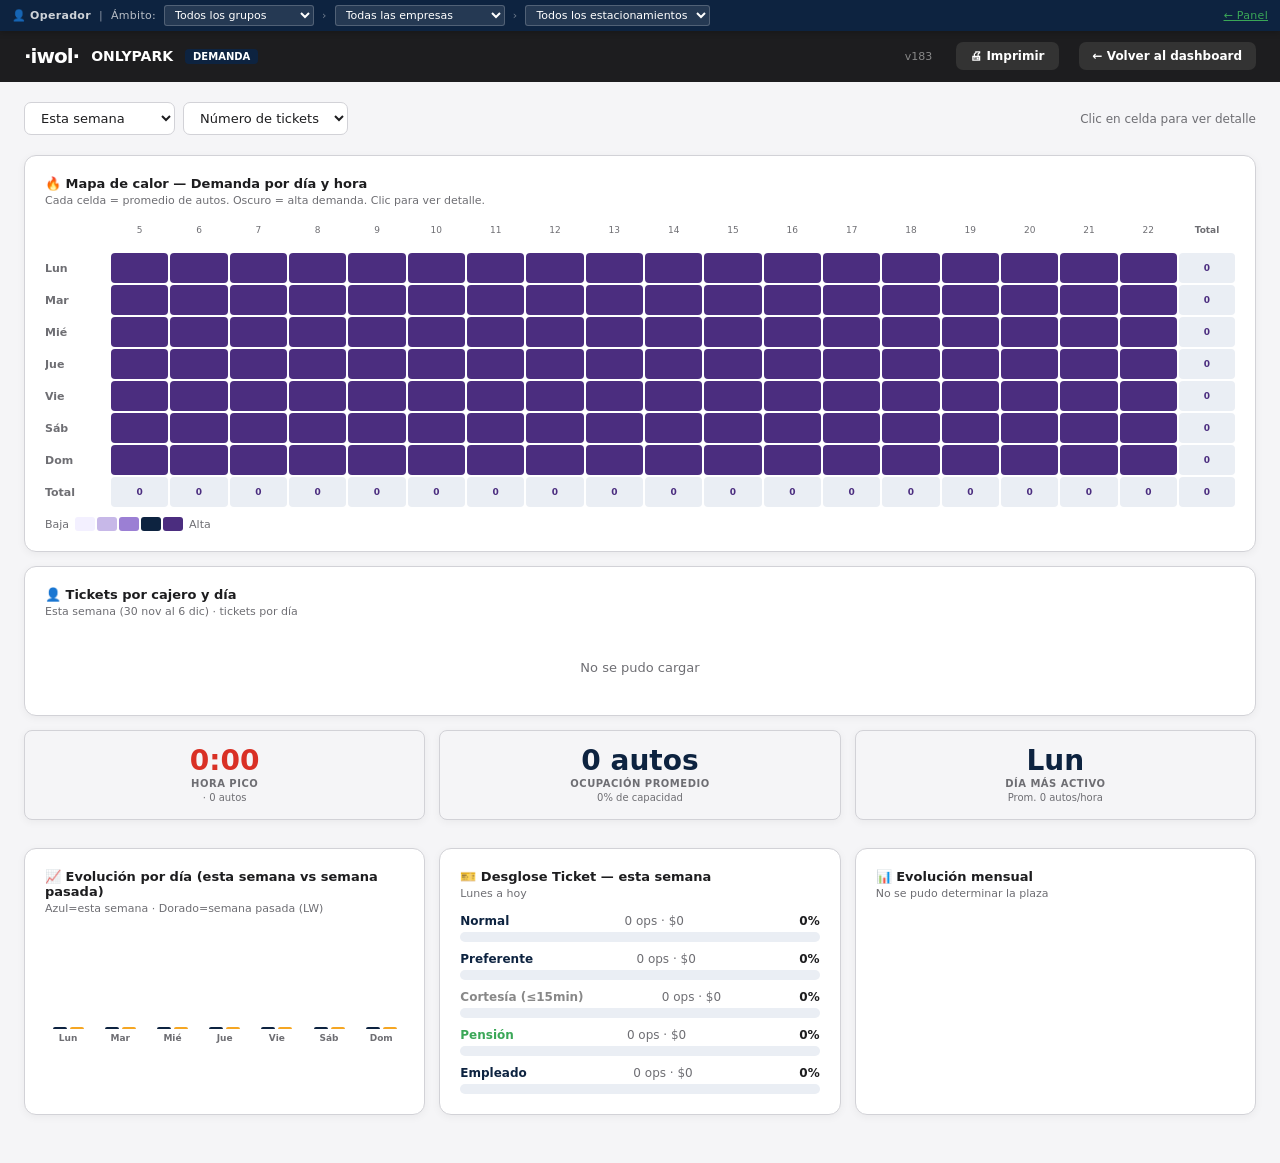
<file: app/portales/demanda.html>
<!DOCTYPE html>
<html lang="es">
<head>
<meta charset="UTF-8">
<meta name="viewport" content="width=device-width, initial-scale=1.0">
<title>ONLYPARK · Análisis de Demanda</title>
<style>
:root {
  --bg:#F5F5F7; --white:#fff; --border:#D2D2D7;
  --purple:#0d2340; --blue:#0d2340; --green:#3aa757;
  --gold:#F5A623; --red:#D93025; --text:#1D1D1F; --muted:#6E6E73;
}
*{box-sizing:border-box;margin:0;padding:0;font-family:'Segoe UI',system-ui,sans-serif}
body{background:var(--bg);color:var(--text);min-height:100vh}
nav{background:#1D1D1F;padding:0 24px;height:52px;display:flex;align-items:center;
    gap:12px;position:sticky;top:0;z-index:100}
.nav-logo{font-size:20px;font-weight:900;color:#fff;letter-spacing:-1px}
.nav-badge{font-size:10px;font-weight:700;background:var(--purple);color:#fff;border-radius:4px;padding:2px 8px}
.nav-back{background:#333;color:#fff;border:none;border-radius:7px;padding:7px 14px;
          font-size:12px;font-weight:700;cursor:pointer;text-decoration:none;display:flex;align-items:center;gap:6px}
.container{max-width:1300px;margin:0 auto;padding:20px 24px}
.card{background:#fff;border-radius:12px;border:1px solid var(--border);
      padding:20px;box-shadow:0 2px 8px rgba(0,0,0,.05);margin-bottom:14px}
.card-title{font-size:13px;font-weight:800;margin-bottom:3px}
.card-sub{font-size:11px;color:var(--muted);margin-bottom:14px}
.filtros{display:flex;gap:8px;align-items:center;margin-bottom:20px;flex-wrap:wrap}
.filtros select{border:1.5px solid var(--border);border-radius:7px;
  padding:7px 12px;font-size:13px;background:#fff;color:var(--text)}
.btn{background:var(--purple);color:#fff;border:none;border-radius:7px;
     padding:8px 16px;font-size:12px;font-weight:700;cursor:pointer}
.grid2{display:grid;grid-template-columns:1fr 1fr;gap:14px;margin-bottom:14px}
.grid3{display:grid;grid-template-columns:1fr 1fr 1fr;gap:14px;margin-bottom:14px}
@media(max-width:900px){.grid2,.grid3{grid-template-columns:1fr}}
.kpi{background:var(--bg);border-radius:8px;padding:14px;text-align:center}
.kpi-val{font-size:28px;font-weight:900;line-height:1;margin-bottom:3px}
.kpi-label{font-size:10px;font-weight:700;color:var(--muted);text-transform:uppercase;letter-spacing:.5px}

/* HEATMAP */
.heatmap-wrap{overflow-x:auto;margin-top:8px}
.heatmap{display:grid;grid-template-columns:64px repeat(18,1fr) 56px;gap:2px;min-width:560px}
.hm-cell{border-radius:4px;height:30px;display:flex;align-items:center;
          justify-content:center;font-size:9px;font-weight:700;cursor:pointer;
          transition:transform .1s;position:relative}
.hm-cell:hover{transform:scale(1.2);z-index:10}
.hm-label{font-size:11px;font-weight:700;color:var(--muted);
           display:flex;align-items:center;padding-right:8px;white-space:nowrap}
.hm-header{font-size:9px;color:var(--muted);text-align:center;padding:4px 0}
.legend{display:flex;align-items:center;gap:6px;margin-top:10px;font-size:11px;color:var(--muted)}
.leg-cell{width:20px;height:14px;border-radius:3px}

/* BARRAS */
.bar-chart{display:flex;align-items:flex-end;gap:4px;height:130px;margin-top:8px}
.bar-col{flex:1;display:flex;flex-direction:column;align-items:center;gap:3px;cursor:pointer}
.bar-fill{width:100%;border-radius:5px 5px 0 0;transition:height .5s ease;min-height:2px}
.bar-label{font-size:9px;color:var(--muted);font-weight:700;text-align:center}
.bar-val{font-size:10px;font-weight:800;color:var(--text)}

/* FRANJA */
.franja-card{border-radius:10px;padding:16px;text-align:center}
.franja-pct{font-size:36px;font-weight:900;line-height:1;margin-bottom:6px}
.franja-bar-bg{background:#fff;border-radius:99px;height:10px;overflow:hidden;margin:8px 0}
.franja-bar-fill{height:100%;border-radius:99px;transition:width .6s}

/* INSIGHTS */
.insight{background:var(--bg);border-radius:8px;padding:12px 14px;
         font-size:12px;line-height:1.6;display:flex;gap:10px;align-items:flex-start}
.insight-ico{font-size:18px;flex-shrink:0;margin-top:1px}

/* TOOLTIP */
.tooltip{position:fixed;background:#1D1D1F;color:#fff;border-radius:8px;
         padding:8px 12px;font-size:12px;pointer-events:none;z-index:9999;
         display:none;line-height:1.5;white-space:nowrap}

/* DRILL-DOWN (popup) */
.drill-panel{display:none;position:fixed;inset:0;background:rgba(0,0,0,.45);
             z-index:1000;align-items:center;justify-content:center;padding:20px}
.drill-panel.open{display:flex}
.drill-box{background:var(--white);border-radius:12px;border:2px solid var(--purple);
           max-width:900px;width:100%;max-height:85vh;overflow-y:auto;
           box-shadow:0 20px 60px rgba(0,0,0,.3)}
.drill-head{display:flex;align-items:center;gap:10px;padding:16px 20px;
            border-bottom:1px solid var(--border);position:sticky;top:0;
            background:var(--white);border-radius:12px 12px 0 0}
.drill-title{font-size:15px;font-weight:900;color:var(--purple)}
.drill-close{margin-left:auto;background:none;border:none;font-size:20px;
             color:var(--muted);cursor:pointer;line-height:1}
.drill-body{padding:16px 20px}

/* IMPRIMIR / PDF */
@media print {
  nav, .toast, .drill-panel, .tooltip, button { display:none !important; }
  body { background:#fff; }
  .container { max-width:100%; padding:0; }
  .card { box-shadow:none; border:1px solid #ccc; break-inside:avoid; }
  .grid2, .grid3 { break-inside:avoid; }
}
</style>
  <script src="no-login.js"></script>
</head>
<body>

<nav id="nav-demanda">
  <span class="nav-logo">·iwol·</span>
  <span style="font-size:14px;font-weight:700;color:#fff">ONLYPARK</span>
  <span class="nav-badge">DEMANDA</span>
  <span id="app-version" style="font-size:11px;color:#888;margin-left:auto">v183</span>
  <button onclick="window.print()" class="nav-back" style="margin-left:12px">🖨 Imprimir</button>
  <a href="ONLYPARK_Dashboard_Corporativo.html" class="nav-back" id="link-volver" style="margin-left:8px">
    ← Volver al dashboard
  </a>
</nav>
<script>
  // Esta página siempre se abre embebida (iframe dentro de Admin o de
  // Corporativo, ver tab "Demanda" en ambos) — su propio encabezado negro
  // duplicaba el del tablero que la contiene y rompía la vista organizada
  // de las demás pestañas. Si algún día se abre suelta (window.self ===
  // window.top) sí se muestra, por si hace falta para depurar directo.
  if (window.self !== window.top) document.getElementById('nav-demanda').style.display = 'none';
</script>

<div class="container">

  <!-- FILTROS -->
  <div class="filtros">
    <select id="sel-semanas" onchange="onCambioPeriodoDemanda()">
      <option value="actual" selected>Esta semana</option>
      <option value="semana_pasada">Semana pasada</option>
      <option value="mes">Este mes</option>
      <option value="custom">Personalizado</option>
    </select>
    <input type="date" id="demanda-desde" style="display:none" onchange="render()">
    <input type="date" id="demanda-hasta" style="display:none" onchange="render()">
    <select id="sel-metrica" onchange="render()">
      <option value="autos">Número de tickets</option>
      <option value="ingresos">Monto $</option>
    </select>
    <span style="margin-left:auto;font-size:12px;color:var(--muted)" id="hm-selected">
      Clic en celda para ver detalle
    </span>
  </div>

  <!-- HEATMAP -->
  <div class="card">
    <div class="card-title">🔥 Mapa de calor — Demanda por día y hora</div>
    <div class="card-sub" id="heatmap-sub">Cada celda = promedio de autos. Oscuro = alta demanda. Clic para ver detalle.</div>
    <div class="heatmap-wrap">
      <div class="heatmap" id="heatmap"></div>
    </div>
    <div class="legend">
      <span>Baja</span>
      <div style="display:flex;gap:2px" id="legend-bar"></div>
      <span>Alta</span>
    </div>
  </div>

  <!-- SEMANAL: cajero x día — inmediatamente debajo de la matriz de calor -->
  <div class="card">
    <div style="display:flex;align-items:center;gap:10px;flex-wrap:wrap">
      <div>
        <div class="card-title" id="cajero-dia-titulo">👤 Ingresos por cajero y día</div>
        <div class="card-sub" id="cajero-dia-sub">Importe cobrado por día</div>
      </div>
    </div>
    <div id="tabla-cajero-dia" style="overflow-x:auto;margin-top:8px"></div>
  </div>

  <!-- KPIs RÁPIDOS -->
  <div class="grid3" id="kpis-rapidos"></div>

  <!-- SEMANAL: evolución vs LW + desglose ticket + evolución mensual -->
  <div class="grid3">
    <div class="card">
      <div class="card-title">📈 Evolución por día (esta semana vs semana pasada)</div>
      <div class="card-sub">Azul=esta semana · Dorado=semana pasada (LW)</div>
      <div style="display:flex;gap:6px;margin-top:8px" id="evolucion-lw"></div>
    </div>
    <div class="card">
      <div class="card-title">🎫 Desglose Ticket — esta semana</div>
      <div class="card-sub">Lunes a hoy</div>
      <div id="desglose-semana" style="display:flex;flex-direction:column;gap:10px;margin-top:8px"></div>
    </div>
    <!-- HISTÓRICO MENSUAL: solo lectura — la captura/corrección manual vive
         en el menú de Admin (📊 Captura histórico mensual), no aquí, ya que
         esta vista también la ve Corporativo. -->
    <div class="card">
      <div class="card-title">📊 Evolución mensual</div>
      <div class="card-sub" id="historico-sub">Cargando…</div>
      <div id="tabla-historico-mensual" style="overflow-x:auto;margin-top:8px"></div>
    </div>
  </div>

</div>

<div class="tooltip" id="tooltip"></div>

<div class="drill-panel" id="drill-panel" onclick="if(event.target===this) cerrarDrillCajero()">
  <div class="drill-box">
    <div class="drill-head">
      <span class="drill-title" id="drill-title">Detalle</span>
      <button class="drill-close" onclick="cerrarDrillCajero()">✕</button>
    </div>
    <div class="drill-body" id="drill-content"></div>
  </div>
</div>

<script>
const SUPABASE_URL = 'https://ixumzgorhuhftasgrmhg.supabase.co';
const SUPABASE_KEY = 'eyJhbGciOiJIUzI1NiIsInR5cCI6IkpXVCJ9.eyJpc3MiOiJzdXBhYmFzZSIsInJlZiI6Iml4dW16Z29yaHVoZnRhc2dybWhnIiwicm9sZSI6ImFub24iLCJpYXQiOjE3ODU0NjY2NDQsImV4cCI6MjEwMTA0MjY0NH0.Zmz8nqDqanNdjLN5UrG0zPlc6THDWHeZkddS7ztO1GA';
const SB_HEADERS = { apikey: SUPABASE_KEY, Authorization: 'Bearer ' + SUPABASE_KEY };

const DIAS = ['Lun','Mar','Mié','Jue','Vie','Sáb','Dom'];
const HORAS = Array.from({length:24},(_,i)=>i);
// Solo para el mapa de calor: fuera de 5:00–22:00 la plaza no opera, esas
// columnas no aportan información y solo restan espacio útil a la gráfica.
const HORAS_HEATMAP = Array.from({length:18},(_,i)=>i+5);
let METRICA = 'autos';
let DEMANDA = {};
let TICKETS_RAW = [];

function fmtVal(v) {
  return METRICA==='ingresos' ? ('$'+Math.round(v).toLocaleString('es-MX')) : (Math.round(v)+' autos');
}

// Franja horaria: 3 bloques (05:00–22:00) — fuera de ese rango no hay
// franja asignada (la plaza no opera de madrugada).
const FRANJAS_DEM = [
  { label:'05:00–10:00', color:'#0d2340', bg:'#EFF6FF', horas:[5,6,7,8,9], test:h=>h>=5&&h<10 },
  { label:'10:00–17:00', color:'#0d2340', bg:'#F3F0FF', horas:[10,11,12,13,14,15,16], test:h=>h>=10&&h<17 },
  { label:'17:00–22:00', color:'#F5A623', bg:'#FFFBEB', horas:[17,18,19,20,21], test:h=>h>=17&&h<22 }
];
const FRANJA_DEM_SIN = { label:'Sin franja', color:'#888', bg:'#F5F5F7', horas:[] };
function franjaDeHoraDem(h) {
  return FRANJAS_DEM.find(f => f.test(h)) || FRANJA_DEM_SIN;
}
function fechaADiaIdx(fechaStr) {
  const d = new Date(fechaStr+'T12:00:00');
  return d.getDay()===0 ? 6 : d.getDay()-1; // Lun=0 .. Dom=6, igual que DIAS
}

// Supabase/PostgREST limita cada respuesta a 1000 filas sin importar el
// &limit= que se pida; para rangos con más de 1000 tickets hay que paginar
// con &offset= hasta agotar el rango o llegar a maxTotal.
async function fetchPaginado(urlBase, headers, maxTotal) {
  let todas = [];
  let offset = 0;
  const pageSize = 1000;
  while (true) {
    const sep = urlBase.includes('?') ? '&' : '?';
    const r = await fetch(`${urlBase}${sep}limit=${pageSize}&offset=${offset}`, { headers });
    if (!r.ok) break;
    const pagina = await r.json();
    todas = todas.concat(pagina);
    if (pagina.length < pageSize || todas.length >= maxTotal) break;
    offset += pageSize;
  }
  return todas;
}

// Simplificado a 3 opciones (antes "Últimas N semanas/trimestre", relativo y
// poco intuitivo): Esta semana / Este mes / Personalizado, mismo estilo que
// ya se usa en Admin (Histórico) y en Movimientos.
// Fecha local (no UTC, definida más abajo como fmtFechaLocal) — toISOString()
// convierte a UTC y en la noche (México, UTC-6) "hoy" se recorría al día siguiente.
function onCambioPeriodoDemanda() {
  const esCustom = document.getElementById('sel-semanas').value === 'custom';
  const dDesde = document.getElementById('demanda-desde'), dHasta = document.getElementById('demanda-hasta');
  dDesde.style.display = esCustom ? '' : 'none';
  dHasta.style.display = esCustom ? '' : 'none';
  if (esCustom) {
    const hoy = new Date();
    if (!dDesde.value) dDesde.value = fmtFechaLocal(lunesDeSemana(hoy));
    if (!dHasta.value) dHasta.value = fmtFechaLocal(hoy);
  } else {
    render();
  }
}
async function cargarTicketsDemanda(periodo) {
  const hoy = new Date();
  let desde, hasta;
  if (periodo === 'mes') { desde = fmtFechaLocal(new Date(hoy.getFullYear(), hoy.getMonth(), 1)); hasta = fmtFechaLocal(hoy); }
  else if (periodo === 'semana_pasada') {
    // Lunes a domingo de la semana ANTERIOR (no incluye hoy).
    const iniEstaSemana = lunesDeSemana(hoy);
    const iniPasada = new Date(iniEstaSemana); iniPasada.setDate(iniEstaSemana.getDate() - 7);
    const finPasada = new Date(iniEstaSemana); finPasada.setDate(iniEstaSemana.getDate() - 1);
    desde = fmtFechaLocal(iniPasada); hasta = fmtFechaLocal(finPasada);
  }
  else if (periodo === 'custom') {
    desde = document.getElementById('demanda-desde').value || fmtFechaLocal(lunesDeSemana(hoy));
    hasta = document.getElementById('demanda-hasta').value || fmtFechaLocal(hoy);
  } else { desde = fmtFechaLocal(lunesDeSemana(hoy)); hasta = fmtFechaLocal(hoy); }
  try {
    // folio/tipo/cajero/hora_salida/estatus se agregan además de
    // fecha_op/hora_entrada/importe (lo único que usa el heatmap para
    // calcular) para poder mostrar el detalle real al hacer clic en una
    // celda, sin tener que pedirlo aparte.
    const base = `${SUPABASE_URL}/rest/v1/tickets?fecha_op=gte.${desde}&fecha_op=lte.${hasta}&select=folio,fecha_op,hora_entrada,hora_salida,tipo,cajero,importe,estatus&order=fecha_op.asc`;
    const rows = await fetchPaginado(base, SB_HEADERS, 15000);
    // Mismo filtro que ya usan "Tickets por cajero y día" y el resumen
    // semanal (cargarSemanaActualYAnterior): sin esto, el heatmap contaba
    // también boletos abiertos/cancelados y sus totales no cuadraban con
    // los de esas otras tablas que sí los excluyen (bug real reportado).
    return rows.filter(t => t.estatus!=='abierto' && t.estatus!=='cancelado');
  } catch (e) { return []; }
}

// ══ SEMANAL: evolución vs LW, desglose ticket, cajero×día (Fase H) ══
function fmtFechaLocal(d) {
  const p2=n=>String(n).padStart(2,'0');
  return d.getFullYear()+'-'+p2(d.getMonth()+1)+'-'+p2(d.getDate());
}
function lunesDeSemana(d) {
  const dd = new Date(d);
  dd.setDate(dd.getDate() - ((dd.getDay()+6)%7)); // Lun=inicio de semana
  dd.setHours(0,0,0,0);
  return dd;
}
function fmtMoney(n) { return '$'+Math.round(n||0).toLocaleString('es-MX'); }

// Normaliza el nombre del cajero para agrupar ("HUMBERTO"/"Humberto"/"humberto"
// deben ser la misma fila) — el campo tickets.cajero es texto libre y se ha
// guardado con capitalización inconsistente entre sesiones/cajeros.
function normCajero(n) {
  const s = (n||'Sin cajero').trim().replace(/\s+/g,' ');
  if (!s) return 'Sin cajero';
  return s.replace(/\p{L}+/gu, w => w.charAt(0).toUpperCase()+w.slice(1).toLowerCase());
}

// Desglose Ticket (mismos 5 buckets que el tablero de Admin): "Cortesía" se
// deriva de importe=0 en normal/preferencial (tolerancia ≤15min), no del
// campo tipo — ver Fase G para el detalle de por qué.
const DESGLOSE_DEM = {
  pagado:       { label:'Normal',             color:'#0d2340', filter:o=>o.tipo==='normal' && Number(o.importe)>0 },
  preferencial: { label:'Preferente',        color:'#0d2340', filter:o=>o.tipo==='preferencial' && Number(o.importe)>0 },
  cortesia:     { label:'Cortesía (≤15min)', color:'#888',    filter:o=>(o.tipo==='normal'||o.tipo==='preferencial') && Number(o.importe)===0 },
  pension:      { label:'Pensión',           color:'#3aa757', filter:o=>o.tipo==='pension' },
  empleado:     { label:'Empleado',          color:'#0d2340', filter:o=>o.tipo==='empleado' }
};

// Trae tickets cerrados de esta semana + la semana pasada (lunes a domingo),
// con los campos extra (tipo/cajero/estatus) que no necesita el heatmap.
async function cargarSemanaActualYAnterior() {
  const hoy = new Date();
  const lunesActual = lunesDeSemana(hoy);
  const lunesPasado = new Date(lunesActual); lunesPasado.setDate(lunesPasado.getDate()-7);
  const desde = fmtFechaLocal(lunesPasado), hasta = fmtFechaLocal(hoy);
  try {
    const base = `${SUPABASE_URL}/rest/v1/tickets?fecha_op=gte.${desde}&fecha_op=lte.${hasta}&select=folio,fecha_op,hora_entrada,hora_salida,tipo,cajero,importe,estatus&order=fecha_op.asc`;
    const rows = await fetchPaginado(base, SB_HEADERS, 8000);
    const cerrados = rows.filter(t => t.estatus!=='abierto' && t.estatus!=='cancelado');
    return { cerrados, lunesActualStr: fmtFechaLocal(lunesActual), lunesPasadoStr: fmtFechaLocal(lunesPasado) };
  } catch (e) { return { cerrados: [], lunesActualStr: fmtFechaLocal(lunesActual), lunesPasadoStr: fmtFechaLocal(lunesPasado) }; }
}

// Agrupa tickets en 7 cubetas (Lun..Dom) a partir del lunes dado.
function agruparPorDiaSemana(rows, lunesStr) {
  const lunes = new Date(lunesStr+'T12:00:00');
  const out = DIAS.map(()=>({tickets:0,importe:0}));
  rows.forEach(t => {
    const fd = new Date(t.fecha_op+'T12:00:00');
    const idx = Math.round((fd-lunes)/86400000);
    if (idx>=0 && idx<7) { out[idx].tickets++; out[idx].importe += Number(t.importe)||0; }
  });
  return out;
}

function renderEvolucionLW(cerrados, lunesActualStr, lunesPasadoStr) {
  const actual = agruparPorDiaSemana(cerrados.filter(t=>t.fecha_op>=lunesActualStr), lunesActualStr);
  const pasada = agruparPorDiaSemana(cerrados.filter(t=>t.fecha_op>=lunesPasadoStr && t.fecha_op<lunesActualStr), lunesPasadoStr);
  const val = d => METRICA==='ingresos' ? d.importe : d.tickets;
  const fmt = v => METRICA==='ingresos' ? fmtMoney(v) : Math.round(v);
  const max = Math.max(...actual.map(val), ...pasada.map(val), 1);
  const H = 100;
  document.getElementById('evolucion-lw').innerHTML = DIAS.map((dia,i) => {
    const hA = Math.round(val(actual[i])/max*H), hP = Math.round(val(pasada[i])/max*H);
    return `<div style="flex:1;display:flex;flex-direction:column;align-items:center;gap:4px">
      <div style="display:flex;gap:3px;align-items:flex-end;height:${H}px"
           onmouseenter="tt(event,'${dia} · esta semana: ${fmt(val(actual[i]))} · LW: ${fmt(val(pasada[i]))}')"
           onmouseleave="ht()">
        <div style="width:14px;border-radius:4px 4px 0 0;background:#0d2340;height:${hA}px;min-height:2px"></div>
        <div style="width:14px;border-radius:4px 4px 0 0;background:#F5A623;height:${hP}px;min-height:2px"></div>
      </div>
      <div style="font-size:9px;color:var(--muted);font-weight:700">${dia}</div>
    </div>`;
  }).join('');
}

function renderDesgloseSemana(ticketsSemana) {
  const totalOps = ticketsSemana.length || 1;
  const totalIng = ticketsSemana.reduce((s,o)=>s+(Number(o.importe)||0),0) || 1;
  document.getElementById('desglose-semana').innerHTML = Object.values(DESGLOSE_DEM).map(b => {
    const subset = ticketsSemana.filter(b.filter);
    const cnt = subset.length;
    const ing = subset.reduce((s,o)=>s+(Number(o.importe)||0),0);
    // El % de la barra y el orden de las cifras siguen el combo Tickets/Monto.
    const pct = METRICA==='ingresos' ? Math.round(ing/totalIng*100) : Math.round(cnt/totalOps*100);
    const cifras = METRICA==='ingresos' ? `${fmtMoney(ing)} · ${cnt} ops` : `${cnt} ops · ${fmtMoney(ing)}`;
    return `<div>
      <div style="display:flex;justify-content:space-between;font-size:12px;margin-bottom:4px">
        <span style="font-weight:700;color:${b.color}">${b.label}</span>
        <span style="color:var(--muted)">${cifras}</span>
        <span style="font-weight:700">${pct}%</span>
      </div>
      <div style="background:#eaeef4;border-radius:99px;height:10px;overflow:hidden">
        <div style="width:${pct}%;height:100%;border-radius:99px;background:${b.color}"></div>
      </div>
    </div>`;
  }).join('');
}

// Filas crudas de la semana (para el drill-down) + el lunes de referencia,
// cacheados para no volver a pedirlos a Supabase en cada clic.
let CAJERO_DIA_DEM_ROWS = [];
let CAJERO_DIA_DEM_LUNES = null;

const MESES_CORTOS = ['ene','feb','mar','abr','may','jun','jul','ago','sep','oct','nov','dic'];

// Antes tenía su propio combo de semana (independiente del selector de
// período de arriba) — se quitó para no tener dos controles de "universo"
// distintos en la misma pestaña: ahora esta tabla simplemente sigue a la
// semana actual, igual que su vecino "Desglose Ticket — esta semana".
async function cargarYRenderCajeroDia(lunesStr) {
  const lunes = new Date(lunesStr+'T12:00:00');
  const domingo = new Date(lunes); domingo.setDate(domingo.getDate()+6);
  const hastaStr = fmtFechaLocal(domingo);
  const rango = lunes.getMonth() === domingo.getMonth()
    ? `${lunes.getDate()} al ${domingo.getDate()} ${MESES_CORTOS[domingo.getMonth()]}`
    : `${lunes.getDate()} ${MESES_CORTOS[lunes.getMonth()]} al ${domingo.getDate()} ${MESES_CORTOS[domingo.getMonth()]}`;
  const esSemanaPasada = fmtFechaLocal(lunes) !== fmtFechaLocal(lunesDeSemana(new Date()));
  const rangoTxt = `${esSemanaPasada ? 'Semana pasada' : 'Esta semana'} (${rango})`;
  const parteMetrica = METRICA==='ingresos' ? 'importe cobrado por día' : 'tickets por día';
  document.getElementById('cajero-dia-titulo').textContent = METRICA==='ingresos' ? '👤 Ingresos por cajero y día' : '👤 Tickets por cajero y día';
  document.getElementById('cajero-dia-sub').textContent = `${rangoTxt} · ${parteMetrica}`;
  try {
    const base = `${SUPABASE_URL}/rest/v1/tickets?fecha_op=gte.${lunesStr}&fecha_op=lte.${hastaStr}&select=folio,fecha_op,hora_entrada,hora_salida,tipo,cajero,importe,estatus&order=fecha_op.asc`;
    const rows = await fetchPaginado(base, SB_HEADERS, 8000);
    const cerrados = rows.filter(t => t.estatus!=='abierto' && t.estatus!=='cancelado');
    renderTablaCajeroDia(cerrados, lunesStr);
  } catch (e) {
    document.getElementById('tabla-cajero-dia').innerHTML = '<div style="text-align:center;padding:20px;color:var(--muted);font-size:13px">No se pudo cargar</div>';
  }
}

function renderTablaCajeroDia(ticketsSemana, lunesActualStr) {
  const lunes = new Date(lunesActualStr+'T12:00:00');
  CAJERO_DIA_DEM_ROWS = ticketsSemana;
  CAJERO_DIA_DEM_LUNES = lunes;
  // El combo Tickets/Monto también aplica aquí: en modo tickets se cuenta 1
  // por operación, en modo monto se suma el importe — mismo criterio que el
  // resto del tablero.
  const fmtCelda = v => METRICA==='ingresos' ? fmtMoney(v) : String(Math.round(v));
  const porCajero = {};
  ticketsSemana.forEach(t => {
    const cj = normCajero(t.cajero);
    if (!porCajero[cj]) porCajero[cj] = [0,0,0,0,0,0,0];
    const fd = new Date(t.fecha_op+'T12:00:00');
    const idx = Math.round((fd-lunes)/86400000);
    if (idx>=0 && idx<7) porCajero[cj][idx] += METRICA==='ingresos' ? (Number(t.importe)||0) : 1;
  });
  const filas = Object.entries(porCajero).sort((a,b) =>
    b[1].reduce((s,v)=>s+v,0) - a[1].reduce((s,v)=>s+v,0));
  const el = document.getElementById('tabla-cajero-dia');
  if (!filas.length) {
    el.innerHTML = '<div style="text-align:center;padding:20px;color:var(--muted);font-size:13px">Sin operaciones en esa semana</div>';
    return;
  }
  const totalesDia = [0,0,0,0,0,0,0];
  filas.forEach(([,vals]) => vals.forEach((v,i)=>totalesDia[i]+=v));
  const granTotal = totalesDia.reduce((s,v)=>s+v,0);
  el.innerHTML = `
    <table style="width:100%;border-collapse:collapse;font-size:12px;min-width:600px;font-variant-numeric:tabular-nums">
      <thead><tr style="border-bottom:2px solid var(--border)">
        <th style="text-align:left;padding:7px">Cajero</th>
        ${DIAS.map(d=>`<th style="padding:7px;text-align:right">${d}</th>`).join('')}
        <th style="padding:7px;text-align:right">Suma días</th>
      </tr></thead>
      <tbody>
      ${filas.map(([cj,vals]) => {
        const total = vals.reduce((s,v)=>s+v,0);
        return `<tr style="border-bottom:1px solid var(--border)">
          <td style="padding:7px;font-weight:700">${cj}</td>
          ${vals.map((v,i)=>`<td style="padding:7px;text-align:right;color:${v?'var(--text)':'var(--muted)'}${v?';cursor:pointer':''}"${v?` onclick="drillCajeroDiaDem('${cj.replace(/'/g,"\\'")}',${i})"`:''}>${v?fmtCelda(v):'—'}</td>`).join('')}
          <td style="padding:7px;text-align:right;font-weight:800;color:var(--purple);cursor:pointer" onclick="drillCajeroDiaDem('${cj.replace(/'/g,"\\'")}',null)">${fmtCelda(total)}</td>
        </tr>`;
      }).join('')}
      </tbody>
      <tfoot>
        <tr style="border-top:2px solid var(--border)">
          <td style="padding:7px;font-weight:800">Total</td>
          ${totalesDia.map((v,i)=>`<td style="padding:7px;text-align:right;font-weight:800;color:${v?'var(--text)':'var(--muted)'}${v?';cursor:pointer':''}"${v?` onclick="drillCajeroDiaDem(null,${i})"`:''}>${v?fmtCelda(v):'—'}</td>`).join('')}
          <td style="padding:7px;text-align:right;font-weight:900;color:var(--purple);cursor:pointer" onclick="drillCajeroDiaDem(null,null)">${fmtCelda(granTotal)}</td>
        </tr>
      </tfoot>
    </table>`;
}

// Drill-down de "Ingresos por cajero y día": cajero=null -> todos los cajeros
// de ese día; dia=null -> todos los días de ese cajero; ambos null -> toda
// la semana.
function drillCajeroDiaDem(cajero, dia) {
  if (!CAJERO_DIA_DEM_LUNES) return;
  const ops = CAJERO_DIA_DEM_ROWS.filter(t => {
    if (cajero != null && normCajero(t.cajero) !== cajero) return false;
    if (dia != null) {
      const fd = new Date(t.fecha_op+'T12:00:00');
      const idx = Math.round((fd-CAJERO_DIA_DEM_LUNES)/86400000);
      if (idx !== dia) return false;
    }
    return true;
  });
  const parteDia = dia!=null ? DIAS[dia] : 'esta semana';
  const parteCajero = cajero!=null ? cajero : 'Todos los cajeros';
  document.getElementById('drill-title').textContent = '👤 '+parteCajero+' · '+parteDia;
  document.getElementById('drill-content').innerHTML = ops.length ? `<div style="overflow-x:auto"><table style="width:100%;border-collapse:collapse;font-size:12px">
      <thead><tr style="border-bottom:2px solid var(--border)">
        <th style="text-align:left;padding:7px">Folio</th><th style="text-align:left;padding:7px">Tipo</th>
        <th style="text-align:left;padding:7px">Cajero</th><th style="text-align:left;padding:7px">Fecha</th>
        <th style="text-align:left;padding:7px">Entrada</th><th style="text-align:left;padding:7px">Salida</th>
        <th style="padding:7px;text-align:right">Importe</th>
      </tr></thead>
      <tbody>${ops.map(o=>`<tr style="border-bottom:1px solid var(--border)">
        <td style="padding:7px"><span style="font-family:monospace;font-weight:700">${o.folio||'—'}</span></td>
        <td style="padding:7px">${o.tipo}</td><td style="padding:7px">${normCajero(o.cajero)}</td>
        <td style="padding:7px">${o.fecha_op}</td><td style="padding:7px">${o.hora_entrada||'—'}</td>
        <td style="padding:7px">${o.hora_salida||'—'}</td>
        <td style="padding:7px;text-align:right;font-weight:700;color:${o.importe?'var(--gold)':'var(--muted)'}">${fmtMoney(o.importe)}</td>
      </tr>`).join('')}</tbody></table></div>` : '<div style="padding:20px;color:var(--muted)">Sin operaciones</div>';
  document.getElementById('drill-panel').classList.add('open');
}
function cerrarDrillCajero() {
  document.getElementById('drill-panel').classList.remove('open');
}

async function renderSemanaWidgets() {
  const { cerrados, lunesActualStr, lunesPasadoStr } = await cargarSemanaActualYAnterior();
  renderEvolucionLW(cerrados, lunesActualStr, lunesPasadoStr);
  const ticketsSemana = cerrados.filter(t => t.fecha_op >= lunesActualStr);
  renderDesgloseSemana(ticketsSemana);
  // "Tickets por cajero y día" solo tiene sentido para un rango de una
  // semana (Cajero × Lun..Dom) — para "Esta semana"/"Semana pasada" del
  // selector de arriba sí lo sigue; para "Este mes"/"Personalizado" (que
  // pueden abarcar varias semanas) se queda en la semana actual, que es lo
  // único que cabe en esta tabla.
  const periodoSel = document.getElementById('sel-semanas').value;
  const lunesParaCajeroDia = periodoSel === 'semana_pasada' ? lunesPasadoStr : lunesActualStr;
  cargarYRenderCajeroDia(lunesParaCajeroDia);
}

// Construye {dia:{hora:valor}} — 'autos' = promedio de entradas por hora en ese
// día de la semana; 'ingresos' = promedio de importe cobrado en esa celda.
function construirDemanda(tickets, metrica) {
  const data = {}, fechasPorDia = {};
  DIAS.forEach(d => { data[d]={}; HORAS.forEach(h=>data[d][h]=0); fechasPorDia[d]=new Set(); });
  tickets.forEach(t => {
    if (!t.fecha_op || !t.hora_entrada) return;
    const dia = DIAS[fechaADiaIdx(t.fecha_op)];
    const h = parseInt(String(t.hora_entrada).split(':')[0]);
    if (isNaN(h)) return;
    fechasPorDia[dia].add(t.fecha_op);
    data[dia][h] += metrica==='ingresos' ? (Number(t.importe)||0) : 1;
  });
  DIAS.forEach(dia => {
    const n = fechasPorDia[dia].size || 1;
    HORAS.forEach(h => { data[dia][h] = data[dia][h] / n; });
  });
  return data;
}

function heatColor(val,max) {
  const p=val/max;
  if(p<0.15) return {bg:'#F3F0FF',text:'#9B8EC4'};
  if(p<0.35) return {bg:'#C7B8E8',text:'#3C3489'};
  if(p<0.55) return {bg:'#9B7FD4',text:'#fff'};
  if(p<0.75) return {bg:'#0d2340',text:'#fff'};
  return {bg:'#4B2D7F',text:'#fff'};
}

async function render() {
  const periodo = document.getElementById('sel-semanas').value;
  METRICA = document.getElementById('sel-metrica').value || 'autos';
  const tickets = await cargarTicketsDemanda(periodo);
  TICKETS_RAW = tickets;
  DEMANDA = construirDemanda(tickets, METRICA);

  renderKPIs();
  renderHeatmap();
  renderSemanaWidgets();
  cargarHistoricoMensual();
}

// ══ EVOLUCIÓN MENSUAL (historico_mensual) — SOLO LECTURA ══
// La captura/corrección manual vive en el menú de Admin (📊 Captura
// histórico mensual), no aquí — esta vista también la ve Corporativo.
// Combina 3 fuentes por mes: (1) años previos al sistema, capturados a mano
// (origen='manual', nunca se sobreescriben); (2) meses ya cerrados,
// calculados una vez desde 'tickets' y guardados (origen='sistema'); (3) el
// mes en curso, que SIEMPRE se recalcula en vivo.
const MESES_NOMBRE = ['Enero','Febrero','Marzo','Abril','Mayo','Junio','Julio','Agosto','Septiembre','Octubre','Noviembre','Diciembre'];
let PLAZA_ID_DEM = null;
async function obtenerPlazaIdDem() {
  if (PLAZA_ID_DEM) return PLAZA_ID_DEM;
  try {
    const r = await fetch(`${SUPABASE_URL}/rest/v1/dim_plaza?select=plaza_id&limit=1`, { headers: SB_HEADERS });
    const rows = r.ok ? await r.json() : [];
    PLAZA_ID_DEM = rows[0] ? rows[0].plaza_id : null;
  } catch (e) { PLAZA_ID_DEM = null; }
  return PLAZA_ID_DEM;
}
async function calcularMesDesdeTickets(anio, mes) {
  const desde = `${anio}-${String(mes).padStart(2,'0')}-01`;
  const ultimoDia = new Date(anio, mes, 0).getDate();
  const hasta = `${anio}-${String(mes).padStart(2,'0')}-${String(ultimoDia).padStart(2,'0')}`;
  const base = `${SUPABASE_URL}/rest/v1/tickets?fecha_op=gte.${desde}&fecha_op=lte.${hasta}&select=importe,estatus`;
  const rows = await fetchPaginado(base, SB_HEADERS, 20000);
  const validos = rows.filter(t => t.estatus !== 'cancelado');
  const monto = validos.reduce((s,t) => s + (Number(t.importe)||0), 0);
  return { monto, tickets: validos.length };
}
async function cargarHistoricoMensual() {
  const cont = document.getElementById('tabla-historico-mensual');
  const sub = document.getElementById('historico-sub');
  const plazaId = await obtenerPlazaIdDem();
  if (!plazaId) { sub.textContent = 'No se pudo determinar la plaza'; return; }

  const hoy = new Date();
  const anioActual = hoy.getFullYear(), mesActual = hoy.getMonth()+1;
  const anioAnterior = anioActual - 1;
  sub.textContent = `${anioAnterior} vs ${anioActual} · importe cobrado por mes`;

  try {
    const r = await fetch(`${SUPABASE_URL}/rest/v1/historico_mensual?plaza_id=eq.${plazaId}&anio=in.(${anioAnterior},${anioActual})&select=anio,mes,monto_total,origen`, { headers: SB_HEADERS });
    const filas = r.ok ? await r.json() : [];
    const mapa = {}; // mapa[anio][mes] = {monto, origen}
    filas.forEach(f => { (mapa[f.anio] = mapa[f.anio]||{})[f.mes] = { monto: Number(f.monto_total)||0, origen: f.origen }; });

    const porGuardar = [];
    for (const anio of [anioAnterior, anioActual]) {
      const tope = anio === anioActual ? mesActual : 12;
      for (let mes = 1; mes <= tope; mes++) {
        const existente = mapa[anio] && mapa[anio][mes];
        const esMesActual = anio === anioActual && mes === mesActual;
        if (existente && !esMesActual) continue; // ya guardado (manual o sistema) y cerrado
        const { monto, tickets } = await calcularMesDesdeTickets(anio, mes);
        // Si el sistema no tiene NINGÚN ticket ese mes (y no es el mes en
        // curso), NO se guarda ni se muestra $0 — $0 diría "hubo cero
        // ingresos" cuando la realidad es "no tenemos ese dato" (el sistema
        // solo tiene historial de las últimas semanas). Se deja en "—".
        if (tickets > 0 || esMesActual) {
          (mapa[anio] = mapa[anio]||{})[mes] = { monto, origen: 'sistema' };
          porGuardar.push({ plaza_id: plazaId, anio, mes, monto_total: monto, tickets_totales: tickets, origen: 'sistema', actualizado_en: new Date().toISOString() });
        }
      }
    }
    if (porGuardar.length) {
      fetch(`${SUPABASE_URL}/rest/v1/historico_mensual?on_conflict=plaza_id,anio,mes`, {
        method: 'POST',
        headers: { ...SB_HEADERS, 'Content-Type': 'application/json', Prefer: 'resolution=merge-duplicates,return=minimal' },
        body: JSON.stringify(porGuardar)
      }).catch(()=>{});
    }

    renderHistoricoMensual(mapa, anioAnterior, anioActual, mesActual);
  } catch (e) {
    cont.innerHTML = '<div style="text-align:center;padding:20px;color:var(--muted)">No se pudo cargar el histórico</div>';
  }
}
function renderHistoricoMensual(mapa, anioAnterior, anioActual, mesActual) {
  const val = (anio, mes) => (mapa[anio] && mapa[anio][mes]) ? mapa[anio][mes].monto : 0;
  const filas = MESES_NOMBRE.map((nombre, i) => {
    const mes = i+1;
    const anterior = mapa[anioAnterior] && mapa[anioAnterior][mes] ? val(anioAnterior, mes) : null;
    const actual = mapa[anioActual] && mapa[anioActual][mes] ? val(anioActual, mes) : null;
    return { mes, nombre, anterior, actual };
  });
  const totalAnterior = filas.reduce((s,f)=>s+(f.anterior||0), 0);
  const totalActual = filas.reduce((s,f)=>s+(f.actual||0), 0);
  const varPct = (actual, anterior) => {
    if (actual == null || anterior == null) return null;
    if (!anterior) return null;
    return (actual - anterior) / anterior * 100;
  };
  const fmtVar = v => v == null ? '—' : `${v>0?'+':''}${v.toFixed(1)}%`;
  const colorVar = v => v == null ? 'var(--muted)' : (v >= 0 ? 'var(--green)' : 'var(--red)');
  const filaHtml = (label, anterior, actual, vPct, esTotal, destacar) => `
    <tr style="${esTotal?'border-top:2px solid var(--border);font-weight:900':'border-bottom:1px solid var(--border)'}${destacar?';background:#F3F0FF':''}">
      <td style="padding:7px">${label}</td>
      <td style="padding:7px;text-align:right">${anterior==null?'—':fmtMoney(anterior)}</td>
      <td style="padding:7px;text-align:right">${actual==null?'—':fmtMoney(actual)}</td>
      <td style="padding:7px;text-align:right;font-weight:800;color:${colorVar(vPct)}">${fmtVar(vPct)}</td>
    </tr>`;
  const cuerpo = filas.map(f => filaHtml(
    f.nombre + (f.mes===mesActual ? ' (en curso)' : ''),
    f.anterior, f.actual, varPct(f.actual, f.anterior), false, f.mes===mesActual
  )).join('');
  const totalRow = filaHtml('Total general', totalAnterior||null, totalActual||null, varPct(totalActual, totalAnterior), true, false);
  document.getElementById('tabla-historico-mensual').innerHTML = `
    <table style="width:100%;border-collapse:collapse;font-size:12px">
      <thead><tr style="border-bottom:2px solid var(--border)">
        <th style="text-align:left;padding:7px">Mes</th>
        <th style="text-align:right;padding:7px">${anioAnterior}</th>
        <th style="text-align:right;padding:7px">${anioActual}</th>
        <th style="text-align:right;padding:7px">Var %</th>
      </tr></thead>
      <tbody>${cuerpo}${totalRow}</tbody>
    </table>`;
}

function renderKPIs() {
  let maxVal=0,maxH=0,maxD='';
  DIAS.forEach(d=>HORAS.forEach(h=>{if(DEMANDA[d][h]>maxVal){maxVal=DEMANDA[d][h];maxH=h;maxD=d;}}));
  const porDia=DIAS.map(d=>({d,t:HORAS.reduce((s,h)=>s+DEMANDA[d][h],0)})).sort((a,b)=>b.t-a.t)[0];
  // En modo Monto, "Autos promedio/Ocupación" no tiene equivalente en dinero
  // (no existe "ocupación en pesos"), así que se sustituye por Ticket
  // promedio = total cobrado / total de operaciones, sobre los tickets
  // crudos del período (no sobre el promedio por hora de DEMANDA).
  let tarjeta2;
  if (METRICA==='ingresos') {
    const totalImporte = TICKETS_RAW.reduce((s,t)=>s+(Number(t.importe)||0),0);
    const totalOps = TICKETS_RAW.length || 1;
    tarjeta2 = {label:'Ticket promedio', val:fmtMoney(totalImporte/totalOps), sub:`sobre ${TICKETS_RAW.length} operaciones`, color:'var(--purple)'};
  } else {
    let sum=0,cnt=0;
    DIAS.forEach(d=>HORAS.forEach(h=>{sum+=DEMANDA[d][h];cnt++;}));
    const prom=sum/cnt;
    tarjeta2 = {label:'Ocupación promedio', val:fmtVal(prom), sub:`${Math.round(prom/40*100)}% de capacidad`, color:'var(--purple)'};
  }
  document.getElementById('kpis-rapidos').innerHTML=[
    {label:'Hora pico',val:`${maxH}:00`,sub:`${maxD} · ${fmtVal(maxVal)}`,color:'var(--red)'},
    tarjeta2,
    {label:'Día más activo',val:porDia.d,sub:`Prom. ${fmtVal(porDia.t/24)}/hora`,color:'var(--blue)'},
  ].map(k=>`<div class="card kpi" style="text-align:center;padding:16px">
    <div class="kpi-val" style="color:${k.color}">${k.val}</div>
    <div class="kpi-label">${k.label}</div>
    <div style="font-size:10px;color:var(--muted);margin-top:3px">${k.sub}</div>
  </div>`).join('');
}

function renderHeatmap() {
  // Escala de color propia (no la del resto de gráficas): solo mira las
  // horas visibles, si no una hora de madrugada casi en cero jala el máximo
  // hacia abajo y todo se ve más oscuro de lo que debería.
  let max=0;
  DIAS.forEach(d=>HORAS_HEATMAP.forEach(h=>{if(DEMANDA[d][h]>max)max=DEMANDA[d][h];}));
  const el=document.getElementById('heatmap');
  document.getElementById('heatmap-sub').textContent = METRICA==='ingresos'
    ? 'Cada celda = promedio de $ cobrado. Oscuro = mayor monto. Clic para ver detalle.'
    : 'Cada celda = promedio de autos. Oscuro = alta demanda. Clic para ver detalle.';
  // Totales: suma de los promedios mostrados en la cuadrícula, por fila
  // (día) y por columna (hora), más el gran total en la esquina — mismo
  // criterio en ambos sentidos para que fila y columna cuadren entre sí.
  const totalFila = dia => HORAS_HEATMAP.reduce((s,h)=>s+DEMANDA[dia][h],0);
  const totalColumna = h => DIAS.reduce((s,dia)=>s+DEMANDA[dia][h],0);
  const granTotal = DIAS.reduce((s,dia)=>s+totalFila(dia),0);
  const totalCellStyle = 'font-weight:800;background:#eaeef4;color:#4B2D7F';

  let html='<div class="hm-cell"></div>';
  HORAS_HEATMAP.forEach(h=>{html+=`<div class="hm-header">${h}</div>`;});
  html+=`<div class="hm-header" style="font-weight:800">Total</div>`;
  DIAS.forEach(dia=>{
    html+=`<div class="hm-label">${dia}</div>`;
    HORAS_HEATMAP.forEach(h=>{
      const val=DEMANDA[dia][h];
      const {bg,text}=heatColor(val,max);
      const fr=franjaDeHoraDem(h).label;
      const fmtVal_str=fmtVal(val);
      html+=`<div class="hm-cell" style="background:${bg};color:${text}" data-dia="${dia}" data-hora="${h}"
        onmouseenter="tt(event,'${dia} ${h}:00 — ${fmtVal_str} (${fr})')"
        onmouseleave="ht()">${Math.round(val)>0?Math.round(val):''}</div>`;
    });
    html+=`<div class="hm-cell" style="${totalCellStyle}"
      onmouseenter="tt(event,'${dia} · total ${fmtVal(totalFila(dia))}')" onmouseleave="ht()">${Math.round(totalFila(dia))}</div>`;
  });
  html+=`<div class="hm-label" style="font-weight:800">Total</div>`;
  HORAS_HEATMAP.forEach(h=>{
    html+=`<div class="hm-cell" style="${totalCellStyle}"
      onmouseenter="tt(event,'${h}:00 · total ${fmtVal(totalColumna(h))}')" onmouseleave="ht()">${Math.round(totalColumna(h))}</div>`;
  });
  html+=`<div class="hm-cell" style="${totalCellStyle}"
    onmouseenter="tt(event,'Total general: ${fmtVal(granTotal)}')" onmouseleave="ht()">${Math.round(granTotal)}</div>`;
  el.innerHTML=html;
  // Event listener para clic en celdas del heatmap
  document.querySelectorAll('.heatmap .hm-cell[data-dia]').forEach(cell => {
    cell.addEventListener('click', function() {
      const dia = this.getAttribute('data-dia');
      const hora = parseInt(this.getAttribute('data-hora'));
      if (dia && !isNaN(hora)) {
        const val = DEMANDA[dia][hora];
        const fr = franjaDeHoraDem(hora).label;
        document.getElementById('hm-selected').textContent = dia + ' ' + hora + ':00 - ' + fmtVal(val) + ' - ' + fr;
        drillHeatmapCelda(dia, hora);
      }
    });
  });
  // Leyenda
  document.getElementById('legend-bar').innerHTML=
    ['#F3F0FF','#C7B8E8','#9B7FD4','#0d2340','#4B2D7F']
    .map(c=>`<div class="leg-cell" style="background:${c}"></div>`).join('');
}

// Clic en una celda del heatmap: antes solo actualizaba el textito de arriba
// ("Clic para ver detalle" prometía esto pero nunca abría nada) — ahora abre
// el mismo panel de detalle que ya usa "Tickets por cajero y día", filtrando
// TICKETS_RAW (el mismo universo de datos que ya se pidió para el heatmap)
// por día de la semana + hora de entrada, igual que construirDemanda().
function drillHeatmapCelda(dia, hora) {
  const ops = TICKETS_RAW.filter(t => {
    if (!t.fecha_op || !t.hora_entrada) return false;
    if (DIAS[fechaADiaIdx(t.fecha_op)] !== dia) return false;
    return parseInt(String(t.hora_entrada).split(':')[0]) === hora;
  });
  const tipoLabel = {normal:'Normal',preferencial:'Preferencial',perdido:'Perdido',cortesia:'Cortesía',empleado:'Empleado',pension:'Pensión'};
  document.getElementById('drill-title').textContent = `📍 ${dia} ${hora}:00 — ${ops.length} ticket${ops.length===1?'':'s'}`;
  document.getElementById('drill-content').innerHTML = ops.length ? `<div style="overflow-x:auto"><table style="width:100%;border-collapse:collapse;font-size:12px">
      <thead><tr style="border-bottom:2px solid var(--border)">
        <th style="text-align:left;padding:7px">Folio</th><th style="text-align:left;padding:7px">Tipo</th>
        <th style="text-align:left;padding:7px">Cajero</th><th style="text-align:left;padding:7px">Fecha</th>
        <th style="text-align:left;padding:7px">Entrada</th><th style="text-align:left;padding:7px">Salida</th>
        <th style="padding:7px;text-align:right">Importe</th>
      </tr></thead>
      <tbody>${ops.map(o=>`<tr style="border-bottom:1px solid var(--border)">
        <td style="padding:7px"><span style="font-family:monospace;font-weight:700">${o.folio||'—'}</span></td>
        <td style="padding:7px">${tipoLabel[o.tipo]||o.tipo||'—'}</td><td style="padding:7px">${o.cajero||'—'}</td>
        <td style="padding:7px">${o.fecha_op}</td><td style="padding:7px">${o.hora_entrada||'—'}</td>
        <td style="padding:7px">${o.hora_salida||'—'}</td>
        <td style="padding:7px;text-align:right;font-weight:700;color:${o.importe?'var(--gold)':'var(--muted)'}">${fmtMoney(o.importe)}</td>
      </tr>`).join('')}</tbody></table></div>` : '<div style="padding:20px;color:var(--muted)">Sin operaciones</div>';
  document.getElementById('drill-panel').classList.add('open');
}

function tt(e,txt) {
  const t=document.getElementById('tooltip');
  t.textContent=txt;t.style.display='block';
  t.style.left=(e.clientX+12)+'px';t.style.top=(e.clientY-36)+'px';
}
function ht(){document.getElementById('tooltip').style.display='none';}

render();
setInterval(render, 60000);
</script>
</body>
</html>
</file>
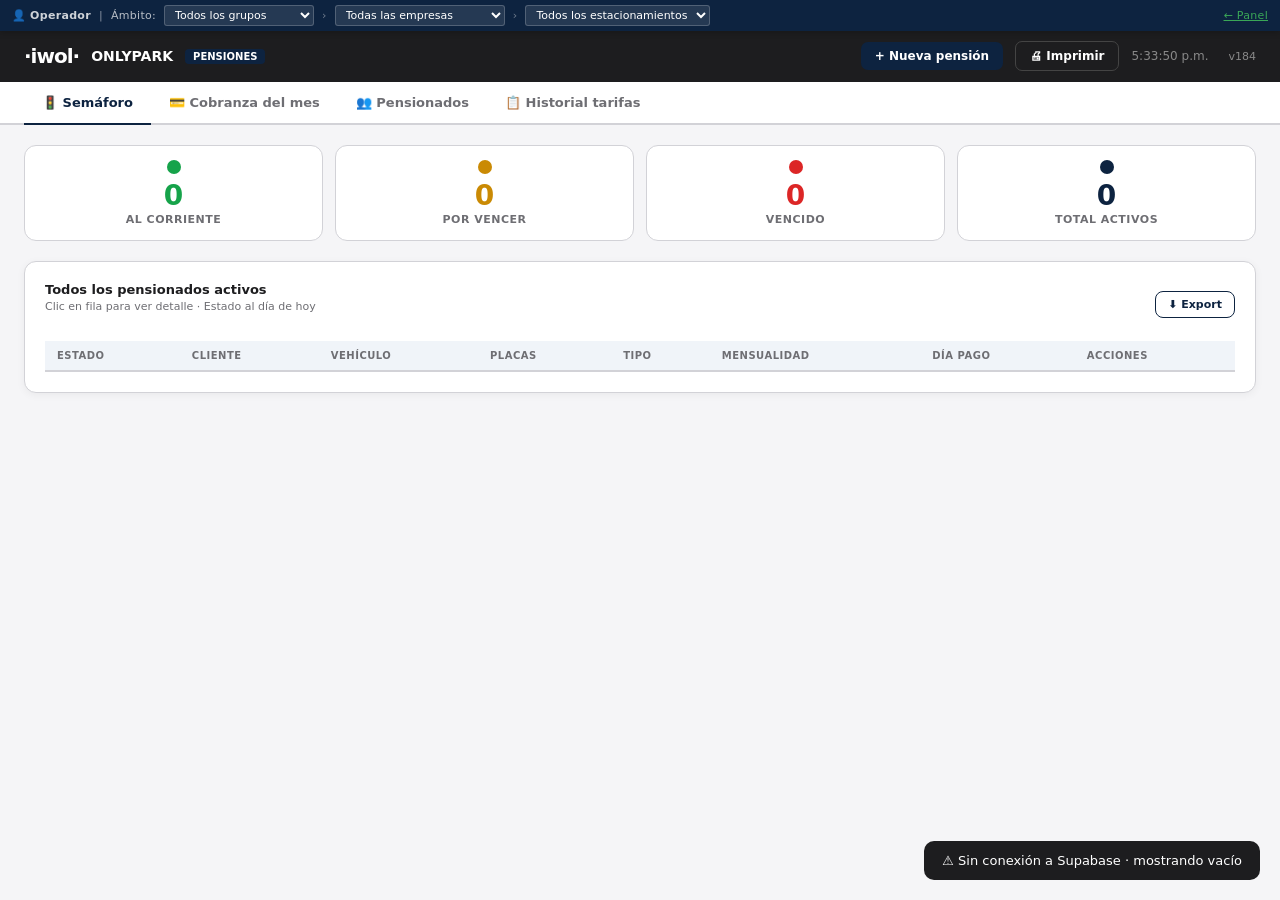
<file: app/portales/pensiones.html>
<!DOCTYPE html>
<html lang="es">
<head>
<meta charset="UTF-8">
<meta name="viewport" content="width=device-width, initial-scale=1.0">
<title>ONLYPARK · Pensiones</title>
<style>
:root {
  --bg:#F5F5F7; --white:#fff; --border:#D2D2D7;
  --purple:#0d2340; --blue:#0d2340; --green:#3aa757;
  --gold:#F5A623; --red:#D93025; --amber:#BA7517;
  --text:#1D1D1F; --muted:#6E6E73;
}
*{box-sizing:border-box;margin:0;padding:0;font-family:'Segoe UI',system-ui,sans-serif}
body{background:var(--bg);color:var(--text);min-height:100vh}

nav{background:#1D1D1F;padding:0 24px;height:52px;display:flex;align-items:center;
    gap:12px;position:sticky;top:0;z-index:100}
.nav-logo{font-size:20px;font-weight:900;color:#fff;letter-spacing:-1px}
.nav-badge{font-size:10px;font-weight:700;background:var(--purple);color:#fff;border-radius:4px;padding:2px 8px}
.nav-right{margin-left:auto;display:flex;align-items:center;gap:12px}
.btn-nav{background:var(--purple);color:#fff;border:none;border-radius:7px;
         padding:7px 14px;font-size:12px;font-weight:700;cursor:pointer}

.tabs{background:#fff;border-bottom:2px solid var(--border);display:flex;padding:0 24px;gap:0}
.tab{padding:13px 18px;font-size:13px;font-weight:600;color:var(--muted);
     cursor:pointer;border-bottom:2px solid transparent;margin-bottom:-2px}
.tab.active{color:var(--purple);border-bottom-color:var(--purple)}

.container{max-width:1300px;margin:0 auto;padding:20px 24px}

.card{background:#fff;border-radius:12px;border:1px solid var(--border);
      padding:20px;box-shadow:0 2px 8px rgba(0,0,0,.05);margin-bottom:14px}
.card-title{font-size:13px;font-weight:800;margin-bottom:3px}
.card-sub{font-size:11px;color:var(--muted);margin-bottom:14px}

/* SEMÁFORO CARDS */
.semaforo-grid{display:grid;grid-template-columns:repeat(4,1fr);gap:12px;margin-bottom:20px}
.sem-card{background:#fff;border-radius:12px;border:1px solid var(--border);
          padding:14px 16px;text-align:center;cursor:pointer;transition:transform .15s}
.sem-card:hover{transform:translateY(-2px)}
.sem-dot{width:14px;height:14px;border-radius:50%;margin:0 auto 8px;display:block}
.sem-val{font-size:28px;font-weight:900;line-height:1;margin-bottom:3px}
.sem-label{font-size:11px;font-weight:700;color:var(--muted);text-transform:uppercase;letter-spacing:.5px}

/* TABLA */
.tabla-wrap{overflow-x:auto}
table{width:100%;border-collapse:collapse;font-size:13px}
th{background:#f0f4f9;padding:9px 12px;text-align:left;font-size:10px;font-weight:700;
   color:var(--muted);text-transform:uppercase;letter-spacing:.5px;border-bottom:2px solid var(--border)}
td{padding:9px 12px;border-bottom:1px solid #eaeef4;vertical-align:middle}
tr:hover td{background:#FAFAFE}
.dot{display:inline-block;width:10px;height:10px;border-radius:50%;margin-right:6px}
.badge{display:inline-block;padding:2px 8px;border-radius:4px;font-size:10px;font-weight:700}
.b-verde{background:#DCFCE7;color:#166534}
.b-amarillo{background:#FEF9C3;color:#854D0E}
.b-rojo{background:#FEE2E2;color:#991B1B}
.b-gris{background:#F5F5F5;color:#555}
.b-azul{background:#EFF6FF;color:#1E40AF}
.b-morado{background:#F3F0FF;color:#5B21B6}

/* FORMULARIO */
.form-grid{display:grid;grid-template-columns:1fr 1fr;gap:12px}
.form-grid-3{display:grid;grid-template-columns:1fr 1fr 1fr;gap:12px}
.form-group{display:flex;flex-direction:column;gap:4px}
.form-label{font-size:11px;font-weight:700;color:var(--muted);text-transform:uppercase;letter-spacing:.5px}
.form-input,.form-select{border:1.5px solid var(--border);border-radius:8px;
  padding:9px 12px;font-size:13px;background:#fff;color:var(--text);width:100%}
.form-input:focus,.form-select:focus{outline:none;border-color:var(--purple)}

.btn{border:none;border-radius:8px;font-size:13px;font-weight:700;padding:10px 20px;cursor:pointer}
.btn-primary{background:var(--purple);color:#fff}
.btn-success{background:var(--green);color:#fff}
.btn-danger{background:var(--red);color:#fff}
.btn-outline{background:#fff;color:var(--purple);border:1.5px solid var(--purple)}
.btn-sm{padding:6px 12px;font-size:11px}

/* HISTORIAL TARIFAS */
.tarifa-row{display:flex;align-items:center;gap:10px;padding:10px 0;
            border-bottom:1px solid #eaeef4}
.tarifa-vigente{background:#DCFCE7;border-radius:4px;padding:2px 7px;
                font-size:10px;font-weight:700;color:#166534}
.tarifa-anterior{background:#F5F5F5;border-radius:4px;padding:2px 7px;
                 font-size:10px;font-weight:700;color:#888}

/* MODAL */
.modal-overlay{position:fixed;inset:0;background:#00000066;display:none;
               align-items:center;justify-content:center;z-index:999}
.modal-overlay.open{display:flex}
.modal{background:#fff;border-radius:16px;padding:24px;width:95%;max-width:580px;
       max-height:90vh;overflow-y:auto;box-shadow:0 20px 60px rgba(0,0,0,.2)}
.modal-title{font-size:16px;font-weight:800;margin-bottom:16px;color:var(--purple)}

/* SECCIÓN OCULTA */
.tab-section{display:none}.tab-section.active{display:block}

/* CONCILIACIÓN */
.concilia-card{border:2px solid var(--border);border-radius:10px;padding:14px;
               margin-bottom:10px;cursor:pointer;transition:border-color .15s}
.concilia-card:hover{border-color:var(--purple)}
.concilia-card.por-validar{border-color:var(--amber)}

.toast{position:fixed;bottom:20px;right:20px;background:#1D1D1F;color:#fff;
       border-radius:10px;padding:12px 18px;font-size:13px;z-index:9999;
       transform:translateY(60px);opacity:0;transition:all .3s}
.toast.show{transform:translateY(0);opacity:1}

/* IMPRIMIR / PDF — solo se ve la pestaña activa (las demás ya son display:none) */
@media print {
  nav, .tabs, .toast, .modal-overlay, button { display:none !important; }
  body { background:#fff; }
  .container { max-width:100%; padding:0; }
  .card { box-shadow:none; border:1px solid #ccc; break-inside:avoid; }
  .semaforo-grid { break-inside:avoid; }
}
</style>
  <script src="no-login.js"></script>
</head>
<body>

<nav>
  <span class="nav-logo">·iwol·</span>
  <span style="font-size:14px;font-weight:700;color:#fff">ONLYPARK</span>
  <span class="nav-badge">PENSIONES</span>
  <div class="nav-right">
    <button class="btn-nav" onclick="abrirModalNuevaPension()">+ Nueva pensión</button>
    <button class="btn-nav" style="background:none;border:1px solid #444" onclick="window.print()">🖨 Imprimir</button>
    <span style="font-size:12px;color:#888" id="clock">--:--:--</span>
    <span id="app-version" style="font-size:11px;color:#888;margin-left:8px">v184</span>
  </div>
</nav>

<div class="tabs">
  <div class="tab active" onclick="showTab('semaforo',this)">🚦 Semáforo</div>
  <div class="tab" onclick="showTab('cobranza',this)">💳 Cobranza del mes</div>
  <div class="tab" onclick="showTab('pensionados',this)">👥 Pensionados</div>
  <div class="tab" onclick="showTab('tarifas',this)">📋 Historial tarifas</div>
</div>

<div class="container">

<!-- ══ SEMÁFORO ══ -->
<div class="tab-section active" id="tab-semaforo">

  <div class="semaforo-grid">
    <div class="sem-card" onclick="filtrarSemaforo('al_corriente')">
      <span class="sem-dot" style="background:#16A34A"></span>
      <div class="sem-val" style="color:#16A34A" id="cnt-verde">0</div>
      <div class="sem-label">Al corriente</div>
    </div>
    <div class="sem-card" onclick="filtrarSemaforo('por_vencer')">
      <span class="sem-dot" style="background:#CA8A04"></span>
      <div class="sem-val" style="color:#CA8A04" id="cnt-amarillo">0</div>
      <div class="sem-label">Por vencer</div>
    </div>
    <div class="sem-card" onclick="filtrarSemaforo('vencido')">
      <span class="sem-dot" style="background:#DC2626"></span>
      <div class="sem-val" style="color:#DC2626" id="cnt-rojo">0</div>
      <div class="sem-label">Vencido</div>
    </div>
    <div class="sem-card" onclick="filtrarSemaforo('todos')">
      <span class="sem-dot" style="background:var(--purple)"></span>
      <div class="sem-val" style="color:var(--purple)" id="cnt-total">0</div>
      <div class="sem-label">Total activos</div>
    </div>
  </div>

  <div class="card">
    <div style="display:flex;align-items:center;gap:10px;margin-bottom:14px">
      <div>
        <div class="card-title" id="semaforo-titulo">Todos los pensionados activos</div>
        <div class="card-sub">Clic en fila para ver detalle · Estado al día de hoy</div>
      </div>
      <button class="btn btn-outline btn-sm" style="margin-left:auto"
              onclick="exportarPensionados()">⬇ Export</button>
    </div>
    <div class="tabla-wrap">
      <table>
        <thead><tr>
          <th>Estado</th><th>Cliente</th><th>Vehículo</th><th>Placas</th>
          <th>Tipo</th><th>Mensualidad</th><th>Día pago</th><th>Acciones</th>
        </tr></thead>
        <tbody id="tabla-semaforo"></tbody>
      </table>
    </div>
  </div>
</div>

<!-- ══ COBRANZA ══ -->
<div class="tab-section" id="tab-cobranza">
  <div class="card">
    <div style="display:flex;align-items:center;gap:10px">
      <div>
        <div class="card-title">Cobranza del mes — <span id="mes-actual"></span></div>
        <div class="card-sub">Cartera generada, pagos pendientes y al corriente</div>
      </div>
      <button class="btn btn-primary btn-sm" style="margin-left:auto" onclick="generarCarteraDelMes()">📋 Generar cartera del mes</button>
    </div>

    <!-- Sin cargo generado -->
    <div style="margin-bottom:16px;margin-top:16px">
      <div style="font-size:12px;font-weight:700;color:var(--amber);margin-bottom:8px">
        ⏳ Sin cargo generado este mes
      </div>
      <div id="lista-por-validar"></div>
    </div>

    <!-- Pendientes -->
    <div style="margin-bottom:16px">
      <div style="font-size:12px;font-weight:700;color:var(--red);margin-bottom:8px">
        🔴 Pago pendiente
      </div>
      <div id="lista-pendientes"></div>
    </div>

    <!-- Al corriente -->
    <div>
      <div style="font-size:12px;font-weight:700;color:var(--green);margin-bottom:8px">
        ✅ Al corriente este mes
      </div>
      <div id="lista-corriente"></div>
    </div>
  </div>
</div>

<!-- ══ PENSIONADOS ══ -->
<div class="tab-section" id="tab-pensionados">
  <div class="card">
    <div style="display:flex;align-items:center;gap:10px;margin-bottom:14px">
      <div>
        <div class="card-title">Registro de pensionados</div>
        <div class="card-sub">Clientes con pensión activa o histórica</div>
      </div>
      <button class="btn btn-primary btn-sm" style="margin-left:auto"
              onclick="abrirModalNuevaPension()">+ Nueva pensión</button>
    </div>
    <div class="tabla-wrap">
      <table>
        <thead><tr>
          <th>Cliente</th><th>Tel/WA</th><th>Vehículo</th><th>Tipo</th>
          <th>Desde</th><th>Mensualidad</th><th>Estado</th><th>Acciones</th>
        </tr></thead>
        <tbody id="tabla-pensionados"></tbody>
      </table>
    </div>
  </div>
</div>

<!-- ══ HISTORIAL TARIFAS ══ -->
<div class="tab-section" id="tab-tarifas">
  <div class="card">
    <div style="display:flex;align-items:center;gap:10px;margin-bottom:14px">
      <div>
        <div class="card-title">Historial de tarifas — SCD Type 2</div>
        <div class="card-sub">Cada cambio queda registrado con su período de vigencia</div>
      </div>
      <button class="btn btn-primary btn-sm" style="margin-left:auto"
              onclick="abrirModalNuevaTarifa()">+ Cambiar tarifa</button>
    </div>
    <div id="historial-tarifas"></div>
  </div>
</div>

</div><!-- /container -->

<!-- MODAL NUEVA / EDITAR PENSIÓN -->
<div class="modal-overlay" id="modal-pension">
  <div class="modal">
    <div class="modal-title" id="modal-pension-titulo">Nueva pensión</div>
    <input type="hidden" id="p-pension-id">
    <input type="hidden" id="p-cliente-id">
    <input type="hidden" id="p-vehiculo-id">
    <div style="margin-bottom:14px;padding-bottom:10px;border-bottom:1px solid var(--border)">
      <div style="font-size:12px;font-weight:700;color:var(--muted);margin-bottom:8px">DATOS DEL CLIENTE</div>
      <div class="form-grid" style="margin-bottom:8px">
        <div class="form-group">
          <label class="form-label">Nombre completo *</label>
          <input class="form-input" id="p-nombre" placeholder="Juan García López">
        </div>
        <div class="form-group">
          <label class="form-label">Número de Local *</label>
          <input class="form-input" id="p-local" placeholder="Ej. L-12">
        </div>
      </div>
      <div class="form-grid" style="margin-bottom:8px">
        <div class="form-group">
          <label class="form-label">Teléfono</label>
          <input class="form-input" id="p-tel" placeholder="722 123 4567">
        </div>
        <div class="form-group">
          <label class="form-label">WhatsApp</label>
          <input class="form-input" id="p-wa" placeholder="722 123 4567">
        </div>
      </div>
      <div class="form-grid">
        <div class="form-group">
          <label class="form-label">Email</label>
          <input class="form-input" id="p-email" placeholder="juan@email.com">
        </div>
      </div>
    </div>

    <div style="margin-bottom:14px;padding-bottom:10px;border-bottom:1px solid var(--border)">
      <div style="font-size:12px;font-weight:700;color:var(--muted);margin-bottom:8px">DATOS DEL VEHÍCULO</div>
      <div class="form-grid" style="margin-bottom:8px">
        <div class="form-group">
          <label class="form-label">Placas</label>
          <input class="form-input" id="p-placas" placeholder="ABC-123-D">
        </div>
        <div class="form-group">
          <label class="form-label">Color</label>
          <input class="form-input" id="p-color" placeholder="Blanco">
        </div>
      </div>
      <div class="form-grid-3">
        <div class="form-group">
          <label class="form-label">Marca</label>
          <input class="form-input" id="p-marca" placeholder="Nissan">
        </div>
        <div class="form-group">
          <label class="form-label">Modelo</label>
          <input class="form-input" id="p-modelo" placeholder="Versa">
        </div>
        <div class="form-group">
          <label class="form-label">Año</label>
          <input class="form-input" id="p-anio" placeholder="2022" type="number">
        </div>
      </div>
      <div class="form-group" style="margin-top:8px">
        <label class="form-label">Número de serie</label>
        <input class="form-input" id="p-serie" placeholder="3N1CN7AP7GL123456">
      </div>
    </div>

    <div style="margin-bottom:16px">
      <div style="font-size:12px;font-weight:700;color:var(--muted);margin-bottom:8px">DATOS DE LA PENSIÓN</div>
      <div class="form-grid" style="margin-bottom:8px">
        <div class="form-group">
          <label class="form-label">Tipo de pensión</label>
          <select class="form-select" id="p-tipo" onchange="actualizarMonto()">
            <option value="dia">Día (07:00–22:00) — $600/mes</option>
            <option value="noche">Noche (22:00–07:00) — $400/mes</option>
            <option value="24h">24 horas — $900/mes</option>
          </select>
        </div>
        <div class="form-group">
          <label class="form-label">Mensualidad $ *</label>
          <input class="form-input" id="p-monto" type="number" value="600">
        </div>
      </div>
      <div class="form-grid">
        <div class="form-group">
          <label class="form-label">Fecha inicio</label>
          <input class="form-input" id="p-inicio" type="date">
        </div>
        <div class="form-group">
          <label class="form-label">Día de pago (1-28)</label>
          <input class="form-input" id="p-dia-pago" type="number" min="1" max="28" value="1">
        </div>
      </div>
      <div class="form-grid" style="margin-top:8px">
        <div class="form-group">
          <label class="form-label">Estado</label>
          <select class="form-select" id="p-estado">
            <option value="activo">Activo</option>
            <option value="suspendido">Suspendido</option>
            <option value="cancelado">Cancelado</option>
          </select>
        </div>
        <div class="form-group">
          <label class="form-label">Notas</label>
          <input class="form-input" id="p-notas" placeholder="Observaciones adicionales">
        </div>
      </div>
    </div>

    <div style="display:flex;gap:10px;justify-content:flex-end">
      <button class="btn btn-outline" onclick="cerrarModal('modal-pension')">Cancelar</button>
      <button class="btn btn-primary" onclick="guardarPension()" id="btn-guardar-pension">Registrar pensión</button>
    </div>
  </div>
</div>

<!-- MODAL HISTORIAL DE PAGOS (por pensión) -->
<div class="modal-overlay" id="modal-historial">
  <div class="modal">
    <div class="modal-title" id="historial-titulo">Historial de pagos</div>
    <div id="historial-content"></div>
    <button class="btn btn-outline" style="margin-top:16px;width:100%" onclick="cerrarModal('modal-historial')">Cerrar</button>
  </div>
</div>

<!-- MODAL NUEVA TARIFA -->
<div class="modal-overlay" id="modal-tarifa">
  <div class="modal">
    <div class="modal-title">Cambiar tarifa (SCD Type 2)</div>
    <div style="background:#FEF9C3;border:1px solid #CA8A04;border-radius:8px;
                padding:12px;margin-bottom:16px;font-size:12px;color:#854D0E">
      ⚠ La tarifa anterior se cierra automáticamente. Queda guardada en el histórico para auditoría.
    </div>
    <div class="form-group" style="margin-bottom:12px">
      <label class="form-label">Concepto</label>
      <select class="form-select" id="t-concepto">
        <option value="pension_dia">Pensión día</option>
        <option value="pension_noche">Pensión noche</option>
        <option value="pension_24h">Pensión 24 horas</option>
        <option value="normal">Tarifa normal (por hora)</option>
        <option value="preferencial">Tarifa preferencial (por hora)</option>
        <option value="perdido">Penalización boleto perdido</option>
      </select>
    </div>
    <div class="form-grid" style="margin-bottom:12px">
      <div class="form-group">
        <label class="form-label">Nuevo monto $</label>
        <input class="form-input" id="t-monto" type="number" placeholder="0.00">
      </div>
      <div class="form-group">
        <label class="form-label">Vigente desde</label>
        <input class="form-input" id="t-desde" type="date">
      </div>
    </div>
    <div class="form-group" style="margin-bottom:16px">
      <label class="form-label">Motivo del cambio</label>
      <input class="form-input" id="t-motivo" placeholder="Ajuste inflación 2026, nueva política, etc.">
    </div>
    <div style="display:flex;gap:10px;justify-content:flex-end">
      <button class="btn btn-outline" onclick="cerrarModal('modal-tarifa')">Cancelar</button>
      <button class="btn btn-primary" onclick="guardarTarifa()">Registrar cambio de tarifa</button>
    </div>
  </div>
</div>

<div class="toast" id="toast"></div>

<script>
// ── SUPABASE ──
const SUPABASE_URL = 'https://ixumzgorhuhftasgrmhg.supabase.co';
const SUPABASE_KEY = 'eyJhbGciOiJIUzI1NiIsInR5cCI6IkpXVCJ9.eyJpc3MiOiJzdXBhYmFzZSIsInJlZiI6Iml4dW16Z29yaHVoZnRhc2dybWhnIiwicm9sZSI6ImFub24iLCJpYXQiOjE3ODU0NjY2NDQsImV4cCI6MjEwMTA0MjY0NH0.Zmz8nqDqanNdjLN5UrG0zPlc6THDWHeZkddS7ztO1GA';
// El plaza_id real cambia según el ambiente (QA/Producción tienen bases
// separadas) — antes estaba fijo en el código y no coincidía con la fila
// real de dim_plaza en Producción, causando un error de foreign key al
// registrar clientes/pensiones. Se carga dinámicamente al arrancar.
let PLAZA_ID = null;
async function cargarPlazaId() {
  try {
    const r = await fetch(`${SUPABASE_URL}/rest/v1/dim_plaza?select=plaza_id&limit=1`, { headers: SB_HEADERS });
    const rows = r.ok ? await r.json() : [];
    if (rows[0]) PLAZA_ID = rows[0].plaza_id;
  } catch (e) {}
}
const SB_HEADERS = { apikey: SUPABASE_KEY, Authorization: 'Bearer ' + SUPABASE_KEY, 'Content-Type': 'application/json' };

// Fecha local (no UTC) — toISOString() convierte a UTC, así que en la noche
// (México, UTC-6) "hoy" se recorría al día siguiente en estos defaults.
function fmtLocal(d) {
  const p2 = n => String(n).padStart(2,'0');
  return d.getFullYear()+'-'+p2(d.getMonth()+1)+'-'+p2(d.getDate());
}

// ══ CARTERA / COBRANZA MENSUAL (pagos_pension) ══
// Cada pensión activa debe tener, cada mes, un cargo en pagos_pension
// (periodo_mes/periodo_año) con fecha_limite = día DIAS_GRACIA_PENSION del
// mes. Mientras no venza esa fecha y no esté "validado", se ve "por
// vencer"; si vence sin haberse marcado como pagado, pasa a "vencido" y la
// pensión misma se suspende automáticamente (revisarVencidosYSuspender) —
// un admin puede darle más días desde "Extender plazo" o registrar el
// pago directo, lo que reactiva la pensión.
const DIAS_GRACIA_PENSION = 10;

function periodoActual() {
  const hoy = new Date();
  return { mes: hoy.getMonth()+1, anio: hoy.getFullYear() };
}
function fechaLimitePeriodo(mes, anio) {
  return fmtLocal(new Date(anio, mes-1, DIAS_GRACIA_PENSION));
}

let PAGOS_MES_ACTUAL = new Map(); // pension_id -> fila de pagos_pension del período actual

async function cargarPagosMesActual() {
  const {mes, anio} = periodoActual();
  try {
    const r = await fetch(`${SUPABASE_URL}/rest/v1/pagos_pension?periodo_mes=eq.${mes}&periodo_año=eq.${anio}&select=*`, { headers: SB_HEADERS });
    const rows = r.ok ? await r.json() : [];
    PAGOS_MES_ACTUAL = new Map(rows.map(p => [p.pension_id, p]));
  } catch (e) { PAGOS_MES_ACTUAL = new Map(); }
}

// Semáforo real: se basa en el cargo del mes actual (o en pensiones.estado
// si ya está suspendida/cancelada), no solo en el estado de la pensión.
function calcularSemaforo(p) {
  if (p.estado === 'cancelado') return 'inactiva';
  if (p.estado === 'suspendido') return 'vencido';
  const pago = PAGOS_MES_ACTUAL.get(p.id);
  if (!pago) return 'por_vencer'; // todavía no se genera la cartera de este mes
  if (pago.estado === 'validado') return 'al_corriente';
  const hoy = fmtLocal(new Date());
  if (pago.fecha_limite && pago.fecha_limite < hoy) return 'vencido';
  return 'por_vencer';
}

// Corre cada vez que se cargan los pensionados: cualquier cargo pendiente
// cuya fecha_limite ya pasó suspende la pensión sola, sin que un admin
// tenga que revisarlo uno por uno.
async function revisarVencidosYSuspender() {
  const hoy = fmtLocal(new Date());
  const aSuspender = PENSIONADOS.filter(p => {
    if (p.estado !== 'activo') return false;
    const pago = PAGOS_MES_ACTUAL.get(p.id);
    return pago && pago.estado !== 'validado' && pago.fecha_limite && pago.fecha_limite < hoy;
  });
  if (!aSuspender.length) return;
  for (const p of aSuspender) {
    try {
      await fetch(`${SUPABASE_URL}/rest/v1/pensiones?pension_id=eq.${p.id}`, {
        method: 'PATCH', headers: SB_HEADERS, body: JSON.stringify({ estado: 'suspendido' })
      });
      p.estado = 'suspendido';
      p.semaforo = calcularSemaforo(p);
    } catch (e) {}
  }
  showToast(`⚠ ${aSuspender.length} pensión(es) suspendida(s) automáticamente por falta de pago`);
}

let PENSIONADOS = [];

async function cargarPensionados() {
  try {
    const r = await fetch(`${SUPABASE_URL}/rest/v1/pensiones?select=pension_id,tipo,monto_mensual,dia_pago,fecha_inicio,estado,codigo_acceso,clientes(cliente_id,nombre,numero_local,telefono,whatsapp,email),vehiculos(vehiculo_id,placas,marca,modelo,anio,color)&order=created_at.desc`, {
      headers: SB_HEADERS
    });
    if (!r.ok) { showToast('⚠ Sin conexión a Supabase · mostrando vacío'); PENSIONADOS = []; return; }
    const rows = await r.json();
    await cargarPagosMesActual();
    PENSIONADOS = rows.map(p => {
      const base = {
        id: p.pension_id,
        cliente_id: p.clientes?.cliente_id || null,
        vehiculo_id: p.vehiculos?.vehiculo_id || null,
        nombre: p.clientes?.nombre || '—',
        numero_local: p.clientes?.numero_local || '',
        tel: p.clientes?.telefono || '',
        wa: p.clientes?.whatsapp || '',
        email: p.clientes?.email || '',
        placas: p.vehiculos?.placas || '—',
        marca: p.vehiculos?.marca || '',
        modelo: p.vehiculos?.modelo || '',
        anio: p.vehiculos?.anio || '',
        color: p.vehiculos?.color || '',
        tipo: p.tipo,
        monto: Number(p.monto_mensual) || 0,
        dia_pago: p.dia_pago,
        inicio: p.fecha_inicio,
        estado: p.estado,
        codigo_acceso: p.codigo_acceso
      };
      const pago = PAGOS_MES_ACTUAL.get(p.pension_id);
      base.ultimo_pago = pago && pago.fecha_pago ? pago.fecha_pago : '—';
      base.semaforo = calcularSemaforo(base);
      return base;
    });
    await revisarVencidosYSuspender();
  } catch (e) {
    showToast('⚠ Sin conexión a Supabase · mostrando vacío');
    PENSIONADOS = [];
  }
}

const TARIFAS_HIST = [
  {concepto:'pension_24h', label:'Pensión 24h', monto:900,  desde:'2026-06-01', hasta:null,     motivo:'Ajuste tarifario 2026'},
  {concepto:'pension_24h', label:'Pensión 24h', monto:800,  desde:'2026-01-01', hasta:'2026-05-31', motivo:'Tarifa inicial'},
  {concepto:'pension_dia', label:'Pensión día', monto:600,  desde:'2026-01-01', hasta:null,     motivo:'Tarifa inicial'},
  {concepto:'pension_noche',label:'Pensión noche',monto:400,desde:'2026-01-01', hasta:null,     motivo:'Tarifa inicial'},
  {concepto:'normal',      label:'Por hora normal',monto:15,desde:'2026-01-01',hasta:null,      motivo:'Tarifa inicial'},
  {concepto:'preferencial',label:'Por hora pref.', monto:6, desde:'2026-01-01',hasta:null,      motivo:'Tarifa inicial'},
  {concepto:'perdido',     label:'Boleto perdido',monto:150,desde:'2026-01-01',hasta:null,      motivo:'Tarifa inicial'},
];

// ── CLOCK ──
setInterval(()=>document.getElementById('clock').textContent=
  new Date().toLocaleTimeString('es-MX'),1000);

// ── TABS ──
function showTab(id,el) {
  document.querySelectorAll('.tab-section').forEach(s=>s.classList.remove('active'));
  document.querySelectorAll('.tab').forEach(t=>t.classList.remove('active'));
  document.getElementById('tab-'+id).classList.add('active');
  el.classList.add('active');
  if(id==='semaforo')    renderSemaforo('todos');
  if(id==='cobranza')    renderCobranza();
  if(id==='pensionados') renderPensionados();
  if(id==='tarifas')     renderTarifas();
}

// ── SEMÁFORO ──
const SEM_LABEL = {al_corriente:'Al corriente',por_vencer:'Por vencer',vencido:'Vencido',inactiva:'Inactiva'};
const SEM_BADGE = {al_corriente:'b-verde',por_vencer:'b-amarillo',vencido:'b-rojo',inactiva:'b-gris'};
const SEM_DOT   = {al_corriente:'#16A34A',por_vencer:'#CA8A04',vencido:'#DC2626',inactiva:'#888'};
const TIPO_LABEL = {dia:'Día 07–22',noche:'Noche 22–07','24h':'24 horas'};

function renderSemaforo(filtro='todos') {
  document.getElementById('cnt-verde').textContent   = PENSIONADOS.filter(p=>p.semaforo==='al_corriente').length;
  document.getElementById('cnt-amarillo').textContent= PENSIONADOS.filter(p=>p.semaforo==='por_vencer').length;
  document.getElementById('cnt-rojo').textContent    = PENSIONADOS.filter(p=>p.semaforo==='vencido').length;
  document.getElementById('cnt-total').textContent   = PENSIONADOS.length;
  const list = filtro==='todos' ? PENSIONADOS : PENSIONADOS.filter(p=>p.semaforo===filtro);
  const titulos={todos:'Todos los pensionados activos',al_corriente:'✅ Al corriente',
                 por_vencer:'🟡 Por vencer — pagar antes del día '+DIAS_GRACIA_PENSION,
                 vencido:'🔴 Vencidos — requieren atención'};
  document.getElementById('semaforo-titulo').textContent = titulos[filtro]||'Pensionados';
  document.getElementById('tabla-semaforo').innerHTML = list.map(p=>`
    <tr>
      <td><span class="dot" style="background:${SEM_DOT[p.semaforo]}"></span>
          <span class="badge ${SEM_BADGE[p.semaforo]}">${SEM_LABEL[p.semaforo]}</span></td>
      <td><strong>${p.nombre}</strong><br><span style="font-size:11px;color:var(--muted)">${p.tel}</span></td>
      <td>${p.marca} ${p.modelo} ${p.anio} · ${p.color}</td>
      <td><strong>${p.placas}</strong></td>
      <td><span class="badge b-morado">${TIPO_LABEL[p.tipo]}</span></td>
      <td><strong>$${p.monto}/mes</strong><br><span style="font-size:11px;color:var(--muted)">Paga día ${p.dia_pago}</span></td>
      <td>Último: ${p.ultimo_pago}</td>
      <td style="display:flex;gap:4px;flex-wrap:wrap">
        ${p.semaforo==='vencido'||p.semaforo==='por_vencer'?`<button class="btn btn-danger btn-sm" onclick="registrarPago('${p.id}','${p.nombre}',${p.monto})">✓ Ya pagó</button>`:''}
        ${p.semaforo==='vencido'?`<button class="btn btn-outline btn-sm" onclick="extenderPlazo('${p.id}','${p.nombre}')">🕒 Extender</button>`:''}
        <button class="btn btn-outline btn-sm" onclick="verDetalle('${p.id}')">Ver</button>
        <button class="btn btn-outline btn-sm" onclick="abrirModalEditarPension('${p.id}')">Editar</button>
        <button class="btn btn-danger btn-sm" onclick="eliminarPension('${p.id}','${p.nombre}')">Eliminar</button>
      </td>
    </tr>`).join('');
}

function filtrarSemaforo(f) { renderSemaforo(f); }

// ── COBRANZA ──
function renderCobranza() {
  const mes = new Date().toLocaleString('es-MX',{month:'long',year:'numeric'});
  document.getElementById('mes-actual').textContent = mes.charAt(0).toUpperCase()+mes.slice(1);

  // Sin cargo generado todavía este mes — hay que correr "Generar cartera".
  const sinCargo = PENSIONADOS.filter(p => p.estado==='activo' && !PAGOS_MES_ACTUAL.has(p.id));
  const elSinCargo = document.getElementById('lista-por-validar');
  if (elSinCargo) elSinCargo.innerHTML = sinCargo.length
    ? sinCargo.map(p=>`
      <div class="concilia-card">
        <div style="display:flex;align-items:center;gap:10px">
          <div style="flex:1">
            <div style="font-weight:700;font-size:13px">${p.nombre}</div>
            <div style="font-size:11px;color:var(--muted)">${p.placas} · $${p.monto}/mes</div>
          </div>
          <div style="font-size:11px;color:var(--muted)">Sin cargo generado</div>
        </div>
      </div>`).join('')
    : '<div style="color:var(--muted);font-size:13px;padding:8px">Ya está generada la cartera de este mes para todas las pensiones activas</div>';

  // Pendientes (por vencer o ya vencido)
  const pendientes = PENSIONADOS.filter(p=>p.semaforo==='vencido'||p.semaforo==='por_vencer');
  document.getElementById('lista-pendientes').innerHTML = pendientes.length
    ? pendientes.map(p=>`
    <div class="concilia-card">
      <div style="display:flex;align-items:center;gap:10px">
        <span class="dot" style="background:${SEM_DOT[p.semaforo]}"></span>
        <div style="flex:1">
          <div style="font-weight:700;font-size:13px">${p.nombre}</div>
          <div style="font-size:11px;color:var(--muted)">${p.placas} · Límite: ${PAGOS_MES_ACTUAL.get(p.id)?.fecha_limite || '—'}</div>
        </div>
        <div style="text-align:right">
          <div style="font-size:18px;font-weight:900;color:var(--red)">$${p.monto}.00</div>
          <div style="display:flex;gap:4px;margin-top:4px">
            <button class="btn btn-outline btn-sm" onclick="registrarPago('${p.id}','${p.nombre}',${p.monto})">✓ Ya pagó</button>
            ${p.semaforo==='vencido'?`<button class="btn btn-outline btn-sm" onclick="extenderPlazo('${p.id}','${p.nombre}')">🕒 Extender</button>`:''}
          </div>
        </div>
      </div>
    </div>`).join('')
    : '<div style="color:var(--muted);font-size:13px;padding:8px">Nadie pendiente de pago este mes</div>';

  // Al corriente
  const corrientes = PENSIONADOS.filter(p=>p.semaforo==='al_corriente');
  document.getElementById('lista-corriente').innerHTML = corrientes.length
    ? corrientes.map(p=>`
    <div class="concilia-card" style="border-color:#BBF7D0">
      <div style="display:flex;align-items:center;gap:10px">
        <span class="dot" style="background:#16A34A"></span>
        <div style="flex:1">
          <div style="font-weight:700;font-size:13px">${p.nombre}</div>
          <div style="font-size:11px;color:var(--muted)">${p.placas}</div>
        </div>
        <div style="font-size:13px;font-weight:700;color:var(--green)">✓ Pagado ${PAGOS_MES_ACTUAL.get(p.id)?.fecha_pago || ''}</div>
      </div>
    </div>`).join('')
    : '<div style="color:var(--muted);font-size:13px;padding:8px">Nadie al corriente todavía este mes</div>';
}

// Crea el cargo del mes actual para cada pensión activa que aún no lo
// tenga — "generar la cartera" es explícito (botón), no automático, para
// que el admin decida cuándo arranca el cobro de cada mes.
async function generarCarteraDelMes() {
  const {mes, anio} = periodoActual();
  const fechaLimite = fechaLimitePeriodo(mes, anio);
  const activos = PENSIONADOS.filter(p => p.estado==='activo' && !PAGOS_MES_ACTUAL.has(p.id));
  if (!activos.length) { showToast('Ya está generada la cartera de este mes'); return; }
  const nuevos = activos.map(p => ({
    pension_id: p.id, periodo_mes: mes, periodo_año: anio,
    monto_tarifa: p.monto, estado: 'pendiente', fecha_limite: fechaLimite
  }));
  try {
    const r = await fetch(`${SUPABASE_URL}/rest/v1/pagos_pension`, {
      method: 'POST', headers: SB_HEADERS, body: JSON.stringify(nuevos)
    });
    if (!r.ok) throw new Error(await r.text());
    showToast(`✅ Cartera generada · ${nuevos.length} cobro(s) nuevo(s), vencen el ${fechaLimite}`);
    await cargarPensionados();
    renderSemaforo('todos'); renderCobranza();
  } catch (e) { showToast('⚠ No se pudo generar la cartera: ' + e.message); }
}

// ── PENSIONADOS ──
function renderPensionados() {
  document.getElementById('tabla-pensionados').innerHTML = PENSIONADOS.map(p=>`
    <tr>
      <td><strong>${p.nombre}</strong></td>
      <td>${p.tel}<br><span style="font-size:11px;color:var(--muted)">${p.wa?'WA: '+p.wa:''}</span></td>
      <td>${p.marca} ${p.modelo} ${p.anio}<br><span style="font-size:11px;color:var(--muted)">${p.color}</span></td>
      <td><span class="badge b-morado">${TIPO_LABEL[p.tipo]}</span></td>
      <td>${p.inicio}</td>
      <td><strong>$${p.monto}/mes</strong></td>
      <td><span class="badge ${p.estado==='activo'?'b-verde':'b-rojo'}">${p.estado}</span></td>
      <td style="display:flex;gap:4px;flex-wrap:wrap">
        <button class="btn btn-outline btn-sm" onclick="verDetalle('${p.id}')">Ver</button>
        <button class="btn btn-outline btn-sm" onclick="abrirModalEditarPension('${p.id}')">Editar</button>
        ${p.estado==='activo'
          ? `<button class="btn btn-danger btn-sm" onclick="cambiarEstadoPension('${p.id}','${p.nombre}','suspendido')">Suspender</button>`
          : `<button class="btn btn-success btn-sm" onclick="cambiarEstadoPension('${p.id}','${p.nombre}','activo')">Reactivar</button>`}
        <button class="btn btn-danger btn-sm" onclick="eliminarPension('${p.id}','${p.nombre}')">Eliminar</button>
      </td>
    </tr>`).join('');
}

// ── TARIFAS SCD2 ──
function renderTarifas() {
  const conceptos = [...new Set(TARIFAS_HIST.map(t=>t.concepto))];
  const el = document.getElementById('historial-tarifas');
  el.innerHTML = conceptos.map(c=>{
    const rows = TARIFAS_HIST.filter(t=>t.concepto===c).sort((a,b)=>b.desde.localeCompare(a.desde));
    return `<div style="margin-bottom:16px">
      <div style="font-size:12px;font-weight:700;color:var(--purple);margin-bottom:6px">${rows[0].label}</div>
      ${rows.map((r,i)=>`
        <div class="tarifa-row">
          <span>${i===0?`<span class="tarifa-vigente">VIGENTE</span>`:`<span class="tarifa-anterior">ANTERIOR</span>`}</span>
          <span style="font-size:18px;font-weight:900;color:${i===0?'var(--green)':'var(--muted)'}">
            $${r.monto.toFixed(2)}
          </span>
          <span style="font-size:12px;color:var(--muted);flex:1">
            Desde ${r.desde}${r.hasta?' hasta '+r.hasta:' (vigente hoy)'}
          </span>
          <span style="font-size:11px;color:var(--muted)">${r.motivo}</span>
        </div>`).join('')}
    </div>`;
  }).join('<hr style="margin:16px 0;border:none;border-top:1px solid var(--border)">');
}

// ── MODALES ──
function limpiarFormPension() {
  ['p-nombre','p-local','p-tel','p-wa','p-email','p-placas','p-color',
   'p-marca','p-modelo','p-anio','p-serie','p-notas','p-pension-id',
   'p-cliente-id','p-vehiculo-id'].forEach(id => {
    document.getElementById(id).value = '';
  });
  document.getElementById('p-monto').value = '600';
  document.getElementById('p-dia-pago').value = '1';
  document.getElementById('p-tipo').value = 'dia';
  document.getElementById('p-estado').value = 'activo';
}

function abrirModalNuevaPension() {
  limpiarFormPension();
  document.getElementById('p-inicio').value = fmtLocal(new Date());
  document.getElementById('modal-pension-titulo').textContent = 'Nueva pensión';
  document.getElementById('btn-guardar-pension').textContent = 'Registrar pensión';
  document.getElementById('modal-pension').classList.add('open');
}

// Mantenimiento: cargar los datos de una pensión existente en el mismo
// formulario de alta, para poder corregir cliente/vehículo/monto/estado sin
// tener que borrar y volver a capturar todo.
function abrirModalEditarPension(id) {
  const p = PENSIONADOS.find(x => x.id === id);
  if (!p) return;
  limpiarFormPension();
  document.getElementById('p-pension-id').value  = p.id;
  document.getElementById('p-cliente-id').value  = p.cliente_id || '';
  document.getElementById('p-vehiculo-id').value = p.vehiculo_id || '';
  document.getElementById('p-nombre').value = p.nombre === '—' ? '' : p.nombre;
  document.getElementById('p-local').value  = p.numero_local || '';
  document.getElementById('p-tel').value    = p.tel;
  document.getElementById('p-wa').value     = p.wa;
  document.getElementById('p-email').value  = p.email;
  document.getElementById('p-placas').value = p.placas === '—' ? '' : p.placas;
  document.getElementById('p-color').value  = p.color;
  document.getElementById('p-marca').value  = p.marca;
  document.getElementById('p-modelo').value = p.modelo;
  document.getElementById('p-anio').value   = p.anio;
  document.getElementById('p-tipo').value   = p.tipo;
  document.getElementById('p-monto').value  = p.monto;
  document.getElementById('p-inicio').value = p.inicio;
  document.getElementById('p-dia-pago').value = p.dia_pago || 1;
  document.getElementById('p-estado').value = p.estado || 'activo';
  document.getElementById('modal-pension-titulo').textContent = 'Editar pensión — ' + p.nombre;
  document.getElementById('btn-guardar-pension').textContent = 'Guardar cambios';
  document.getElementById('modal-pension').classList.add('open');
}

function actualizarMonto() {
  const montos = {dia:600,noche:400,'24h':900};
  document.getElementById('p-monto').value = montos[document.getElementById('p-tipo').value]||600;
}

async function guardarPension() {
  const pensionId  = document.getElementById('p-pension-id').value;
  const clienteId  = document.getElementById('p-cliente-id').value;
  const vehiculoId = document.getElementById('p-vehiculo-id').value;
  const esEdicion  = !!pensionId;

  const nombre = document.getElementById('p-nombre').value.trim();
  const local  = document.getElementById('p-local').value.trim();
  const tel    = document.getElementById('p-tel').value.trim();
  const wa     = document.getElementById('p-wa').value.trim();
  const email  = document.getElementById('p-email').value.trim();
  const placas = document.getElementById('p-placas').value.trim().toUpperCase();
  const color  = document.getElementById('p-color').value.trim();
  const marca  = document.getElementById('p-marca').value.trim();
  const modelo = document.getElementById('p-modelo').value.trim();
  const anio   = document.getElementById('p-anio').value;
  const serie  = document.getElementById('p-serie').value.trim();
  const tipo   = document.getElementById('p-tipo').value;
  const monto  = parseFloat(document.getElementById('p-monto').value)||0;
  // fecha_inicio es obligatoria a nivel base de datos (NOT NULL en
  // pensiones), pero no queremos bloquear al cajero por olvidarla — si se
  // deja vacía, se usa hoy por default en vez de mostrar un error.
  const inicio = document.getElementById('p-inicio').value || fmtLocal(new Date());
  const dia    = parseInt(document.getElementById('p-dia-pago').value)||1;
  const estado = document.getElementById('p-estado').value;
  const notas  = document.getElementById('p-notas').value.trim();

  // Validaciones — solo Nombre y Número de Local son obligatorios; el resto
  // (mensualidad incluida) queda opcional. Los datos del vehículo, si se
  // captura alguno, se piden todos, porque vehiculos.placas/marca/modelo/
  // color son NOT NULL en la base y no se puede guardar un registro a medias.
  if (!nombre) { showToast('⚠ El nombre es obligatorio'); document.getElementById('p-nombre').focus(); return; }
  if (!local)  { showToast('⚠ El número de local es obligatorio'); document.getElementById('p-local').focus(); return; }
  const hayDatosVehiculo = placas || marca || modelo || color;
  if (hayDatosVehiculo && !(placas && marca && modelo && color)) {
    showToast('⚠ Si vas a registrar el vehículo, completa placas, marca, modelo y color');
    return;
  }

  try {
    if (esEdicion) {
      // 1) Cliente — actualizar los datos existentes
      const rCliente = await fetch(`${SUPABASE_URL}/rest/v1/clientes?cliente_id=eq.${clienteId}`, {
        method: 'PATCH', headers: SB_HEADERS,
        body: JSON.stringify({ nombre, numero_local: local, telefono: tel, whatsapp: wa, email: email || null })
      });
      if (!rCliente.ok) throw new Error(await rCliente.text());

      // 2) Vehículo — actualizar si ya existía; crearlo si antes no había
      // datos de vehículo y ahora sí se capturaron; no se toca si se deja vacío.
      let vehiculoIdFinal = vehiculoId || null;
      if (hayDatosVehiculo && vehiculoId) {
        const rVeh = await fetch(`${SUPABASE_URL}/rest/v1/vehiculos?vehiculo_id=eq.${vehiculoId}`, {
          method: 'PATCH', headers: SB_HEADERS,
          body: JSON.stringify({ placas, marca, modelo, anio: anio ? parseInt(anio) : null, color, num_serie: serie || null })
        });
        if (!rVeh.ok) throw new Error(await rVeh.text());
      } else if (hayDatosVehiculo && !vehiculoId) {
        const rVeh = await fetch(`${SUPABASE_URL}/rest/v1/vehiculos`, {
          method: 'POST', headers: {...SB_HEADERS, Prefer: 'return=representation'},
          body: JSON.stringify({ cliente_id: clienteId, placas, marca, modelo,
            anio: anio ? parseInt(anio) : null, color, num_serie: serie || null })
        });
        if (!rVeh.ok) throw new Error(await rVeh.text());
        vehiculoIdFinal = (await rVeh.json())[0].vehiculo_id;
      }

      // 3) Pensión
      const rPension = await fetch(`${SUPABASE_URL}/rest/v1/pensiones?pension_id=eq.${pensionId}`, {
        method: 'PATCH', headers: SB_HEADERS,
        body: JSON.stringify({
          vehiculo_id: vehiculoIdFinal, tipo, monto_mensual: monto,
          fecha_inicio: inicio, dia_pago: dia, estado, notas: notas || null
        })
      });
      if (!rPension.ok) throw new Error(await rPension.text());

      cerrarModal('modal-pension');
      showToast(`✅ Pensión actualizada · ${nombre}`);
    } else {
      // 1) Cliente
      const rCliente = await fetch(`${SUPABASE_URL}/rest/v1/clientes`, {
        method: 'POST', headers: {...SB_HEADERS, Prefer: 'return=representation'},
        body: JSON.stringify({ plaza_id: PLAZA_ID, nombre, numero_local: local, telefono: tel, whatsapp: wa, email: email || null })
      });
      if (!rCliente.ok) throw new Error(await rCliente.text());
      const cliente = (await rCliente.json())[0];

      // 2) Vehículo — opcional, solo si se capturaron sus datos
      let vehiculoId2 = null;
      if (hayDatosVehiculo) {
        const rVeh = await fetch(`${SUPABASE_URL}/rest/v1/vehiculos`, {
          method: 'POST', headers: {...SB_HEADERS, Prefer: 'return=representation'},
          body: JSON.stringify({ cliente_id: cliente.cliente_id, placas, marca, modelo,
            anio: anio ? parseInt(anio) : null, color, num_serie: serie || null })
        });
        if (!rVeh.ok) throw new Error(await rVeh.text());
        vehiculoId2 = (await rVeh.json())[0].vehiculo_id;
      }

      // 3) Pensión — código de acceso derivado del número de local (antes
      // usaba las placas, que ahora pueden no existir)
      const codigo = 'PEN-' + local.replace(/[^A-Z0-9]/gi, '').toUpperCase();
      const rPension = await fetch(`${SUPABASE_URL}/rest/v1/pensiones`, {
        method: 'POST', headers: {...SB_HEADERS, Prefer: 'return=representation'},
        body: JSON.stringify({
          plaza_id: PLAZA_ID, cliente_id: cliente.cliente_id, vehiculo_id: vehiculoId2,
          tipo, monto_mensual: monto, fecha_inicio: inicio, dia_pago: dia,
          estado: 'activo', codigo_acceso: codigo, notas: notas || null
        })
      });
      if (!rPension.ok) throw new Error(await rPension.text());

      cerrarModal('modal-pension');
      showToast(`✅ Pensión registrada · ${nombre} · ${placas} · código ${codigo}`);
    }

    limpiarFormPension();
    await cargarPensionados();
    renderSemaforo('todos');
    renderPensionados();
    renderCobranza();
  } catch (e) {
    showToast('⚠ Error al guardar en Supabase: ' + e.message);
  }
}

// Cambiar estado (activo/suspendido/cancelado) sin abrir el modal completo —
// antes el botón "Suspender" solo mostraba un toast y nunca tocaba la base.
async function cambiarEstadoPension(id, nombre, nuevoEstado) {
  try {
    const r = await fetch(`${SUPABASE_URL}/rest/v1/pensiones?pension_id=eq.${id}`, {
      method: 'PATCH', headers: SB_HEADERS,
      body: JSON.stringify({ estado: nuevoEstado })
    });
    if (!r.ok) throw new Error(await r.text());
    showToast(`✅ ${nombre} · estado cambiado a ${nuevoEstado}`);
    await cargarPensionados();
    renderSemaforo('todos');
    renderPensionados();
    renderCobranza();
  } catch (e) {
    showToast('⚠ Error al cambiar estado: ' + e.message);
  }
}

// Eliminar por completo el registro de la pensión (no el cliente ni el
// vehículo, que pueden seguir referenciados por tickets históricos) — se pide
// confirmación porque es una acción destructiva y no tiene deshacer.
async function eliminarPension(id, nombre) {
  if (!confirm(`¿Eliminar la pensión de "${nombre}"? Esta acción no se puede deshacer.`)) return;
  try {
    const r = await fetch(`${SUPABASE_URL}/rest/v1/pensiones?pension_id=eq.${id}`, {
      method: 'DELETE', headers: SB_HEADERS
    });
    if (!r.ok) throw new Error(await r.text());
    showToast(`🗑 Pensión de ${nombre} eliminada`);
    await cargarPensionados();
    renderSemaforo('todos');
    renderPensionados();
    renderCobranza();
  } catch (e) {
    showToast('⚠ Error al eliminar: ' + e.message);
  }
}

// "Palomear" el pago del mes actual: no captura nada más, solo confirma
// que ya se recibió (efectivo, entregado en persona) y lo marca validado.
// Si la pensión estaba suspendida por falta de pago, se reactiva sola.
async function registrarPago(id, nombre, monto) {
  if (!confirm(`¿Confirmar que ${nombre} pagó $${monto} (efectivo) el día de hoy?`)) return;
  const {mes, anio} = periodoActual();
  const hoy = fmtLocal(new Date());
  const pago = PAGOS_MES_ACTUAL.get(id);
  try {
    if (pago) {
      const r = await fetch(`${SUPABASE_URL}/rest/v1/pagos_pension?pago_id=eq.${pago.pago_id}`, {
        method: 'PATCH', headers: SB_HEADERS,
        body: JSON.stringify({ estado:'validado', fecha_pago:hoy, monto_pagado:monto, metodo_pago:'efectivo' })
      });
      if (!r.ok) throw new Error(await r.text());
    } else {
      // Sin cargo generado todavía este mes (no se corrió "Generar
      // cartera") — se crea directo ya validado, para no bloquear al
      // cajero por un paso administrativo que no le corresponde.
      const r = await fetch(`${SUPABASE_URL}/rest/v1/pagos_pension`, {
        method: 'POST', headers: SB_HEADERS,
        body: JSON.stringify({ pension_id:id, periodo_mes:mes, periodo_año:anio,
          monto_tarifa:monto, monto_pagado:monto, estado:'validado', fecha_pago:hoy,
          fecha_limite: fechaLimitePeriodo(mes,anio), metodo_pago:'efectivo' })
      });
      if (!r.ok) throw new Error(await r.text());
    }
    const p = PENSIONADOS.find(x=>x.id===id);
    if (p && p.estado === 'suspendido') {
      await fetch(`${SUPABASE_URL}/rest/v1/pensiones?pension_id=eq.${id}`, {
        method: 'PATCH', headers: SB_HEADERS, body: JSON.stringify({ estado:'activo' })
      });
    }
    showToast(`✅ Pago registrado · ${nombre} al corriente`);
    await cargarPensionados();
    renderSemaforo('todos'); renderCobranza(); renderPensionados();
  } catch (e) { showToast('⚠ Error al registrar el pago: ' + e.message); }
}

// Da más días de gracia al cargo del mes actual (criterio del admin) — si
// la pensión ya estaba suspendida por esto, se reactiva al dar el plazo.
async function extenderPlazo(id, nombre) {
  const dias = prompt(`Extender plazo de pago de ${nombre}\n¿Cuántos días de gracia adicionales?`, '5');
  const n = parseInt(dias, 10);
  if (!n || n <= 0) return;
  const pago = PAGOS_MES_ACTUAL.get(id);
  if (!pago) { showToast('No hay un cobro generado este mes para extender'); return; }
  const base = new Date(pago.fecha_limite+'T12:00:00');
  base.setDate(base.getDate()+n);
  const nuevaFecha = fmtLocal(base);
  try {
    const r = await fetch(`${SUPABASE_URL}/rest/v1/pagos_pension?pago_id=eq.${pago.pago_id}`, {
      method: 'PATCH', headers: SB_HEADERS, body: JSON.stringify({ fecha_limite: nuevaFecha })
    });
    if (!r.ok) throw new Error(await r.text());
    const p = PENSIONADOS.find(x=>x.id===id);
    if (p && p.estado === 'suspendido') {
      await fetch(`${SUPABASE_URL}/rest/v1/pensiones?pension_id=eq.${id}`, {
        method: 'PATCH', headers: SB_HEADERS, body: JSON.stringify({ estado:'activo' })
      });
    }
    showToast(`✅ Plazo extendido hasta ${nuevaFecha}`);
    await cargarPensionados();
    renderSemaforo('todos'); renderCobranza();
  } catch (e) { showToast('⚠ Error al extender el plazo: ' + e.message); }
}

// Historial de pagos de una pensión — para consultar los meses ya
// pagados, no solo el estatus del mes actual.
const MESES_NOMBRE = ['Ene','Feb','Mar','Abr','May','Jun','Jul','Ago','Sep','Oct','Nov','Dic'];
async function verDetalle(id) {
  const p = PENSIONADOS.find(x=>x.id===id);
  if (!p) return;
  document.getElementById('historial-titulo').textContent = `Historial de pagos — ${p.nombre}`;
  const cont = document.getElementById('historial-content');
  cont.innerHTML = `
    <div style="background:var(--bg);border-radius:8px;padding:14px;margin-bottom:14px;font-size:12px">
      <div><strong>${p.placas}</strong> · ${p.marca} ${p.modelo} · ${TIPO_LABEL[p.tipo]}</div>
      <div style="margin-top:4px">Mensualidad: <strong>$${p.monto}</strong> · Estado actual:
        <span class="badge ${SEM_BADGE[p.semaforo]}">${SEM_LABEL[p.semaforo]}</span></div>
    </div>
    <div id="historial-tabla-wrap" style="color:var(--muted);font-size:12px;padding:8px">Cargando historial...</div>`;
  document.getElementById('modal-historial').classList.add('open');
  const wrap = document.getElementById('historial-tabla-wrap');
  try {
    const r = await fetch(`${SUPABASE_URL}/rest/v1/pagos_pension?pension_id=eq.${id}&select=*&order=periodo_año.desc,periodo_mes.desc`, { headers: SB_HEADERS });
    const pagos = r.ok ? await r.json() : [];
    const filas = pagos.length ? pagos.map(pg => `
      <tr>
        <td>${MESES_NOMBRE[pg.periodo_mes-1]} ${pg.periodo_año}</td>
        <td>$${Number(pg.monto_tarifa).toFixed(2)}</td>
        <td><span class="badge ${pg.estado==='validado'?'b-verde':(pg.fecha_limite && pg.fecha_limite < fmtLocal(new Date())?'b-rojo':'b-amarillo')}">${pg.estado==='validado'?'Pagado':(pg.fecha_limite && pg.fecha_limite < fmtLocal(new Date())?'Vencido':'Pendiente')}</span></td>
        <td>${pg.fecha_pago || '—'}</td>
      </tr>`).join('')
      : '<tr><td colspan="4" style="color:var(--muted);text-align:center;padding:14px">Sin cargos registrados todavía</td></tr>';
    wrap.outerHTML = `
      <div class="tabla-wrap">
        <table>
          <thead><tr><th>Período</th><th>Monto</th><th>Estatus</th><th>Fecha de pago</th></tr></thead>
          <tbody>${filas}</tbody>
        </table>
      </div>`;
  } catch (e) {
    wrap.textContent = 'No se pudo cargar el historial';
    wrap.style.color = 'var(--red)';
  }
}

function abrirModalNuevaTarifa() {
  document.getElementById('t-desde').value = fmtLocal(new Date());
  document.getElementById('modal-tarifa').classList.add('open');
}

function guardarTarifa() {
  const c=document.getElementById('t-concepto').value;
  const m=document.getElementById('t-monto').value;
  const d=document.getElementById('t-desde').value;
  const mot=document.getElementById('t-motivo').value;
  if(!m||!d||!mot){showToast('Completa todos los campos');return;}
  cerrarModal('modal-tarifa');
  showToast(`Tarifa actualizada · ${c} = $${m} desde ${d}`);
  renderTarifas();
}

function exportarPensionados() {
  const csv='\uFEFF'+'Nombre,Tel,Placas,Marca,Modelo,Tipo,Monto,Estado\n'+
    PENSIONADOS.map(p=>[p.nombre,p.tel,p.placas,p.marca,p.modelo,p.tipo,p.monto,p.semaforo].join(',')).join('\n');
  const a=document.createElement('a');
  a.href=URL.createObjectURL(new Blob([csv],{type:'text/csv;charset=utf-8;'}));
  a.download='ONLYPARK_pensionados.csv'; a.click();
  showToast('CSV exportado');
}

function cerrarModal(id){document.getElementById(id).classList.remove('open')}

let _tt;
function showToast(m){const t=document.getElementById('toast');t.textContent=m;
  t.classList.add('show');clearTimeout(_tt);_tt=setTimeout(()=>t.classList.remove('show'),2500)}

// INIT
const hoy=fmtLocal(new Date());
(async () => { await cargarPlazaId(); await cargarPensionados(); renderSemaforo('todos'); })();
</script>
</body>
</html>
</file>
